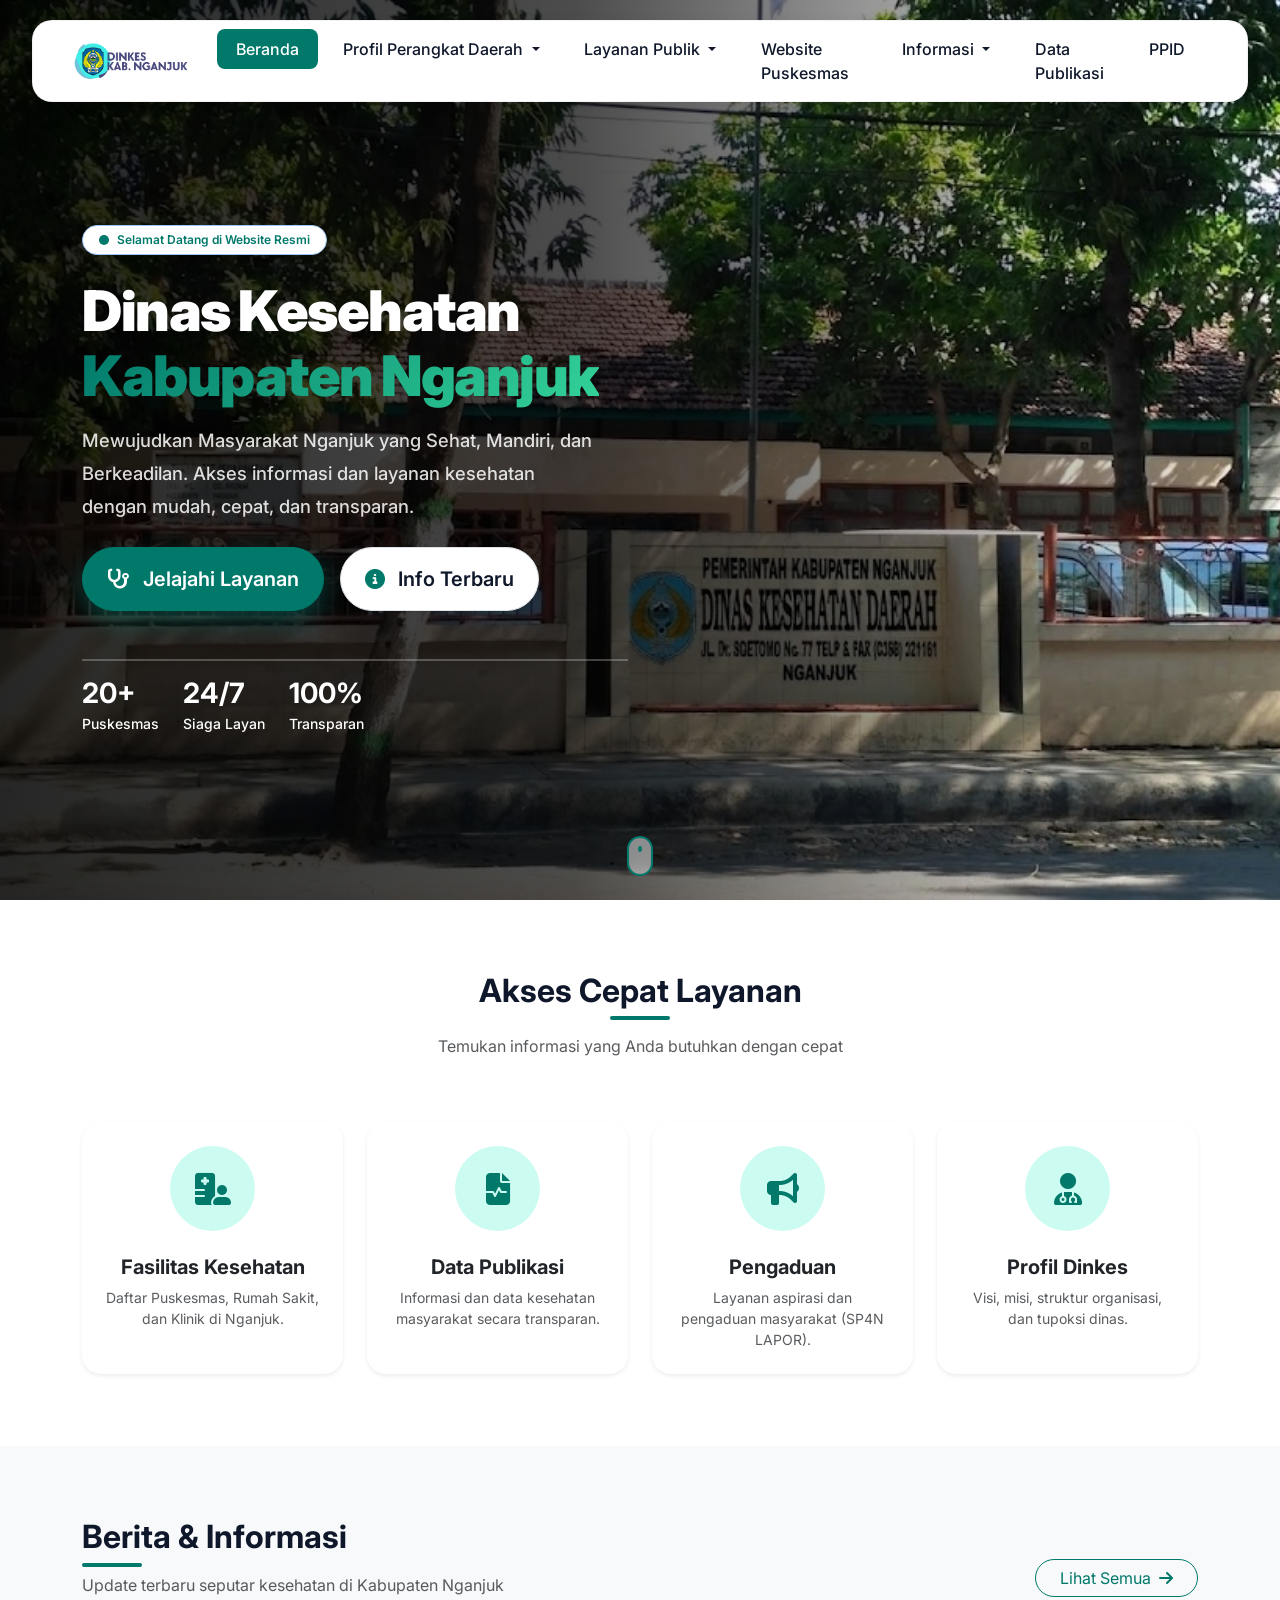
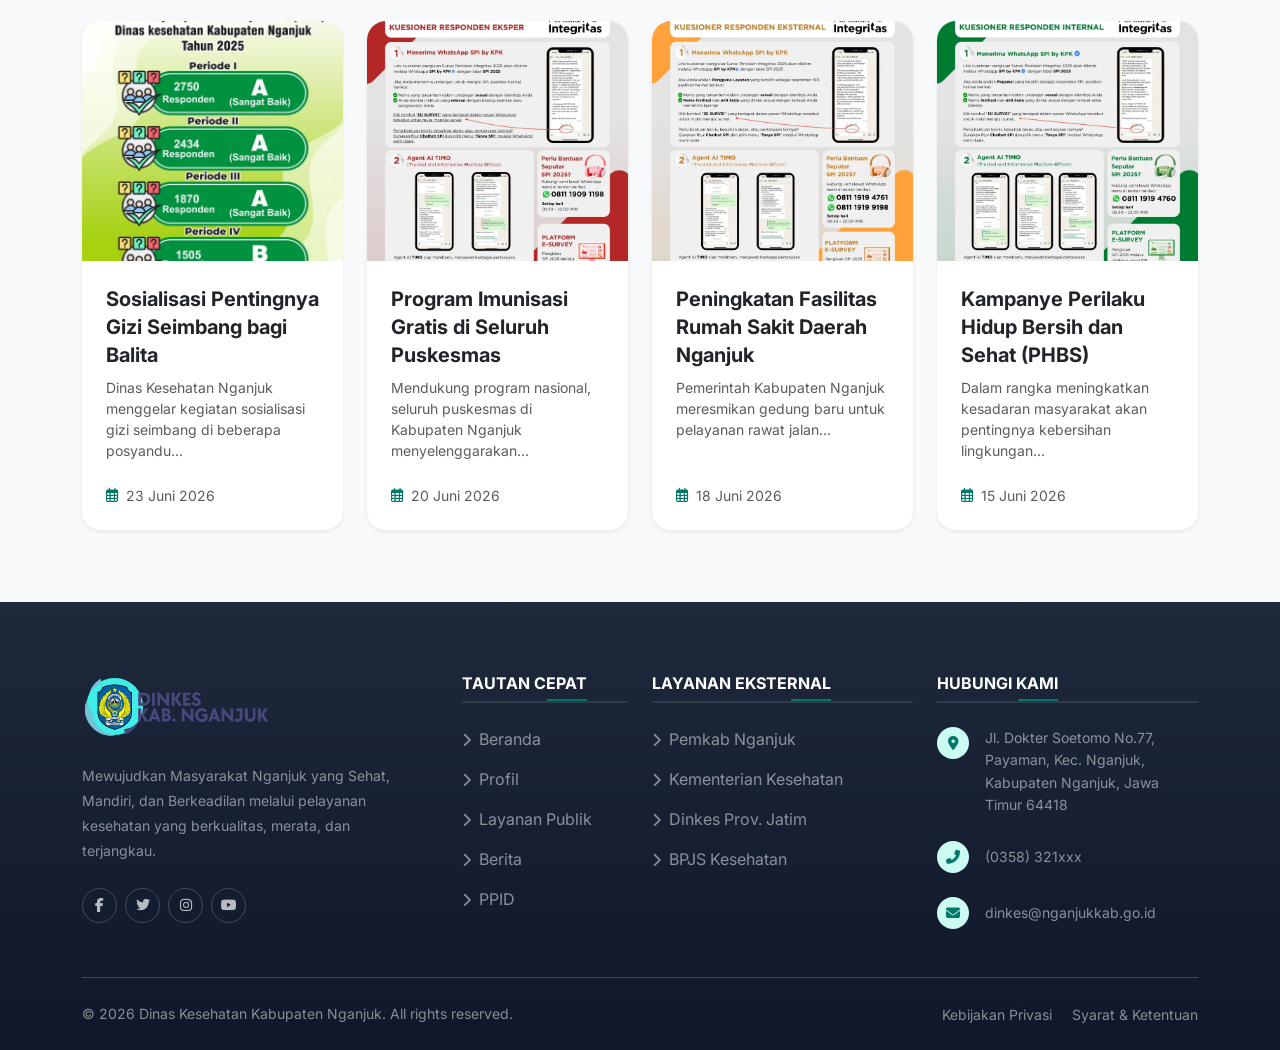
<file: index.html>
<!DOCTYPE html>
<html lang="id">
<head>
    <meta charset="UTF-8">
    <meta name="viewport" content="width=device-width, initial-scale=1.0">
    <title>Dinas Kesehatan Kabupaten Nganjuk</title>
    <!-- Google Fonts: Inter -->
    <link rel="preconnect" href="https://fonts.googleapis.com">
    <link rel="preconnect" href="https://fonts.gstatic.com" crossorigin>
    <link href="https://fonts.googleapis.com/css2?family=Inter:wght@300;400;500;600;700&display=swap" rel="stylesheet">
    
    <!-- Bootstrap CSS -->
    <link href="https://cdn.jsdelivr.net/npm/bootstrap@5.3.2/dist/css/bootstrap.min.css" rel="stylesheet">
    
    <!-- FontAwesome -->
    <link rel="stylesheet" href="https://cdnjs.cloudflare.com/ajax/libs/font-awesome/6.4.2/css/all.min.css">
    
    <!-- Custom CSS -->
    <link rel="stylesheet" href="css/beranda.css">
</head>
<body>

    <!-- Navbar -->
    <nav class="navbar navbar-expand-xl navbar-light custom-navbar">
        <div class="container-fluid px-3 px-xl-4">
            <a class="navbar-brand d-flex align-items-center" href="index.html">
                <img src="assets/logo-dinkes-web.webp" alt="Logo Dinkes Nganjuk" class="navbar-logo me-2">
            </a>
            <button class="navbar-toggler border-0 shadow-none bg-light" type="button" data-bs-toggle="collapse" data-bs-target="#mainNavbar" aria-controls="mainNavbar" aria-expanded="false" aria-label="Toggle navigation">
                <span class="navbar-toggler-icon"></span>
            </button>
            <div class="collapse navbar-collapse" id="mainNavbar">
                <ul class="navbar-nav ms-auto mb-2 mb-lg-0 fw-medium">
                    <li class="nav-item">
                        <a class="nav-link" aria-current="page" href="index.html">Beranda</a>
                    </li>
                    <li class="nav-item dropdown">
                        <a class="nav-link dropdown-toggle" href="#" role="button" data-bs-toggle="dropdown" aria-expanded="false">
                            Profil Perangkat Daerah
                        </a>
                        <ul class="dropdown-menu border-0 shadow-sm">
                            <li><a class="dropdown-item" href="profil.html">Profil Dinkes</a></li>
                            <li><a class="dropdown-item" href="tupoksi.html">Tupoksi Dinkes</a></li>
                            <li><a class="dropdown-item" href="visi-misi.html">Visi-Misi Kepala Daerah</a></li>
                            <li><a class="dropdown-item" href="maklumat.html">Maklumat Pelayanan</a></li>
                            <li><a class="dropdown-item" href="#">Mekanisme Pengaduan</a></li>
                            <li><a class="dropdown-item" href="motto.html">Motto Pelayanan</a></li>
                        </ul>
                    </li>
                    <li class="nav-item dropdown">
                        <a class="nav-link dropdown-toggle" href="#" role="button" data-bs-toggle="dropdown" aria-expanded="false">
                            Layanan Publik
                        </a>
                        <ul class="dropdown-menu border-0 shadow-sm">
                            <li><a class="dropdown-item" href="medis.html">Medis</a></li>
                            <li><a class="dropdown-item" href="faskes.html">Fasilitas Kesehatan</a></li>
                            <li><a class="dropdown-item" href="lainnya.html">Layanan Lainnya</a></li>
                        </ul>
                    </li>
                    <li class="nav-item">
                        <a class="nav-link" href="puskesmas.html">Website Puskesmas</a>
                    </li>
                    <li class="nav-item dropdown">
                        <a class="nav-link dropdown-toggle" href="#" role="button" data-bs-toggle="dropdown" aria-expanded="false">
                            Informasi
                        </a>
                        <ul class="dropdown-menu border-0 shadow-sm">
                            <li><a class="dropdown-item" href="#">RSD Nganjuk</a></li>
                            <li><a class="dropdown-item" href="#">RSD Kertosono</a></li>
                            <li><a class="dropdown-item" href="#">Lapor SP4N</a></li>
                            <li><a class="dropdown-item" href="#">SIPPN</a></li>
                        </ul>
                    </li>
                    <li class="nav-item">
                        <a class="nav-link" href="publikasi.html">Data Publikasi</a>
                    </li>
                    <li class="nav-item">
                        <a class="nav-link" href="ppid.html">PPID</a>
                    </li>
                </ul>
            </div>
        </div>
    </nav>

    <!-- Hero Section -->
    <!-- Hero Section -->
    <header class="hero-section d-flex align-items-center position-relative">
        <!-- Background Image with Overlay -->
        <div class="hero-bg-image position-absolute top-0 start-0 w-100 h-100" style="background-image: url('assets/image.webp'); background-size: cover; background-position: center;"></div>
        <div class="hero-bg-overlay position-absolute top-0 start-0 w-100 h-100"></div>

        <div class="container hero-content text-center text-md-start position-relative z-3">
            <div class="row align-items-center">
                <div class="col-lg-7 col-xl-6 mb-5 mb-lg-0 animate-fade-in-up">
                    <div class="d-inline-flex align-items-center badge bg-white shadow-sm text-primary mb-4 py-2 px-3 rounded-pill fw-semibold border border-primary-subtle">
                        <span class="pulse-dot me-2"></span> Selamat Datang di Website Resmi
                    </div>
                    <h1 class="display-4 fw-black text-white mb-3 hero-title">
                        Dinas Kesehatan <br> 
                        <span class="text-gradient">Kabupaten Nganjuk</span>
                    </h1>
                    <p class="lead text-white mb-4 hero-subtitle pe-lg-4 fw-medium" style="opacity: 0.85;">
                        Mewujudkan Masyarakat Nganjuk yang Sehat, Mandiri, dan Berkeadilan. Akses informasi dan layanan kesehatan dengan mudah, cepat, dan transparan.
                    </p>
                    <div class="d-flex flex-column flex-sm-row gap-3 justify-content-center justify-content-md-start mb-5">
                        <a href="#" class="btn btn-primary btn-lg rounded-pill px-4 py-3 shadow-primary fw-semibold"><i class="fas fa-stethoscope me-2"></i> Jelajahi Layanan</a>
                        <a href="#" class="btn btn-white btn-lg rounded-pill px-4 py-3 shadow-sm border fw-semibold"><i class="fas fa-info-circle me-2 text-primary"></i> Info Terbaru</a>
                    </div>
                    
                    <div class="hero-stats d-flex gap-4 justify-content-center justify-content-md-start pt-3 border-top border-2 border-white border-opacity-25">
                        <div class="stat-item">
                            <h3 class="fw-bold text-white mb-0">20+</h3>
                            <span class="text-white small fw-medium">Puskesmas</span>
                        </div>
                        <div class="stat-item">
                            <h3 class="fw-bold text-white mb-0">24/7</h3>
                            <span class="text-white small fw-medium">Siaga Layan</span>
                        </div>
                        <div class="stat-item">
                            <h3 class="fw-bold text-white mb-0">100%</h3>
                            <span class="text-white small fw-medium">Transparan</span>
                        </div>
                    </div>
                </div>
                <!-- Right side removed per user request -->
            </div>
        </div>
        
        <!-- Scroll Down indicator -->
        <div class="scroll-indicator position-absolute bottom-0 start-50 translate-middle-x mb-4 d-none d-md-block z-3">
            <div class="mouse-shape border border-2 border-primary rounded-pill d-flex justify-content-center pt-2" style="width: 26px; height: 40px; background: rgba(255,255,255,0.5); backdrop-filter: blur(4px);">
                <div class="mouse-wheel bg-primary rounded-circle" style="width: 4px; height: 6px; animation: scrollDown 2s infinite;"></div>
            </div>
        </div>
    </header>

    <!-- Quick Services -->
    <section class="py-5 bg-white">
        <div class="container py-4">
            <div class="row text-center mb-5">
                <div class="col-12">
                    <h2 class="fw-bold section-title">Akses Cepat Layanan</h2>
                    <p class="text-muted mt-3">Temukan informasi yang Anda butuhkan dengan cepat</p>
                </div>
            </div>
            <div class="row g-4 justify-content-center">
                <div class="col-md-6 col-lg-3">
                    <div class="card service-card border-0 shadow-sm h-100 text-center p-4">
                        <div class="icon-wrapper mb-4 mx-auto bg-primary-soft text-primary">
                            <i class="fas fa-hospital-user fa-2x"></i>
                        </div>
                        <h5 class="fw-bold"><a href="faskes.html" class="text-dark text-decoration-none stretched-link">Fasilitas Kesehatan</a></h5>
                        <p class="text-muted small mb-0">Daftar Puskesmas, Rumah Sakit, dan Klinik di Nganjuk.</p>
                    </div>
                </div>
                <div class="col-md-6 col-lg-3">
                    <div class="card service-card border-0 shadow-sm h-100 text-center p-4">
                        <div class="icon-wrapper mb-4 mx-auto bg-primary-soft text-primary">
                            <i class="fas fa-file-medical-alt fa-2x"></i>
                        </div>
                        <h5 class="fw-bold"><a href="publikasi.html" class="text-dark text-decoration-none stretched-link">Data Publikasi</a></h5>
                        <p class="text-muted small mb-0">Informasi dan data kesehatan masyarakat secara transparan.</p>
                    </div>
                </div>
                <div class="col-md-6 col-lg-3">
                    <div class="card service-card border-0 shadow-sm h-100 text-center p-4">
                        <div class="icon-wrapper mb-4 mx-auto bg-primary-soft text-primary">
                            <i class="fas fa-bullhorn fa-2x"></i>
                        </div>
                        <h5 class="fw-bold">Pengaduan</h5>
                        <p class="text-muted small mb-0">Layanan aspirasi dan pengaduan masyarakat (SP4N LAPOR).</p>
                    </div>
                </div>
                <div class="col-md-6 col-lg-3">
                    <div class="card service-card border-0 shadow-sm h-100 text-center p-4">
                        <div class="icon-wrapper mb-4 mx-auto bg-primary-soft text-primary">
                            <i class="fas fa-user-md fa-2x"></i>
                        </div>
                        <h5 class="fw-bold"><a href="profil.html" class="text-dark text-decoration-none stretched-link">Profil Dinkes</a></h5>
                        <p class="text-muted small mb-0">Visi, misi, struktur organisasi, dan tupoksi dinas.</p>
                    </div>
                </div>
            </div>
        </div>
    </section>

    <!-- News Section -->
    <section class="py-5 bg-light">
        <div class="container py-4">
            <div class="d-flex justify-content-between align-items-end mb-4">
                <div>
                    <h2 class="fw-bold section-title text-start mb-3">Berita & Informasi</h2>
                    <p class="text-muted mb-0">Update terbaru seputar kesehatan di Kabupaten Nganjuk</p>
                </div>
                <a href="berita.html" class="btn btn-outline-primary d-none d-md-inline-block rounded-pill px-4">Lihat Semua <i class="fas fa-arrow-right ms-1"></i></a>
            </div>
            <div class="row g-4">
                <!-- News Item 1 -->
                <div class="col-md-6 col-lg-3">
                    <div class="card news-card border-0 shadow-sm h-100">
                        <img src="assets/berita/11c2370439c2ba5b17f604da1eb921f0.webp" class="card-img-top" alt="Berita 1">
                        <div class="card-body p-4">
                            <h5 class="card-title fw-bold"><a href="detail-berita.html" class="text-dark text-decoration-none stretched-link">Sosialisasi Pentingnya Gizi Seimbang bagi Balita</a></h5>
                            <p class="card-text text-muted small mt-2">Dinas Kesehatan Nganjuk menggelar kegiatan sosialisasi gizi seimbang di beberapa posyandu...</p>
                        </div>
                        <div class="card-footer bg-white border-0 px-4 pb-4 pt-0 text-muted small d-flex align-items-center">
                            <i class="far fa-calendar-alt me-2 text-primary"></i> 23 Juni 2026
                        </div>
                    </div>
                </div>
                <!-- News Item 2 -->
                <div class="col-md-6 col-lg-3">
                    <div class="card news-card border-0 shadow-sm h-100">
                        <img src="assets/berita/05f297b0e1a46d213559367b33d6cbf9.webp" class="card-img-top" alt="Berita 2">
                        <div class="card-body p-4">
                            <h5 class="card-title fw-bold"><a href="detail-berita.html" class="text-dark text-decoration-none stretched-link">Program Imunisasi Gratis di Seluruh Puskesmas</a></h5>
                            <p class="card-text text-muted small mt-2">Mendukung program nasional, seluruh puskesmas di Kabupaten Nganjuk menyelenggarakan...</p>
                        </div>
                        <div class="card-footer bg-white border-0 px-4 pb-4 pt-0 text-muted small d-flex align-items-center">
                            <i class="far fa-calendar-alt me-2 text-primary"></i> 20 Juni 2026
                        </div>
                    </div>
                </div>
                <!-- News Item 3 -->
                <div class="col-md-6 col-lg-3">
                    <div class="card news-card border-0 shadow-sm h-100">
                        <img src="assets/berita/cbc425ae9fa74a5ae10818216ea19b8b.webp" class="card-img-top" alt="Berita 3">
                        <div class="card-body p-4">
                            <h5 class="card-title fw-bold"><a href="detail-berita.html" class="text-dark text-decoration-none stretched-link">Peningkatan Fasilitas Rumah Sakit Daerah Nganjuk</a></h5>
                            <p class="card-text text-muted small mt-2">Pemerintah Kabupaten Nganjuk meresmikan gedung baru untuk pelayanan rawat jalan...</p>
                        </div>
                        <div class="card-footer bg-white border-0 px-4 pb-4 pt-0 text-muted small d-flex align-items-center">
                            <i class="far fa-calendar-alt me-2 text-primary"></i> 18 Juni 2026
                        </div>
                    </div>
                </div>
                <!-- News Item 4 -->
                <div class="col-md-6 col-lg-3">
                    <div class="card news-card border-0 shadow-sm h-100">
                        <img src="assets/berita/da839e8c064e05d4fa974a282e35619e.webp" class="card-img-top" alt="Berita 4">
                        <div class="card-body p-4">
                            <h5 class="card-title fw-bold"><a href="detail-berita.html" class="text-dark text-decoration-none stretched-link">Kampanye Perilaku Hidup Bersih dan Sehat (PHBS)</a></h5>
                            <p class="card-text text-muted small mt-2">Dalam rangka meningkatkan kesadaran masyarakat akan pentingnya kebersihan lingkungan...</p>
                        </div>
                        <div class="card-footer bg-white border-0 px-4 pb-4 pt-0 text-muted small d-flex align-items-center">
                            <i class="far fa-calendar-alt me-2 text-primary"></i> 15 Juni 2026
                        </div>
                    </div>
                </div>
            </div>
            <div class="text-center mt-5 d-md-none">
                <a href="berita.html" class="btn btn-outline-primary rounded-pill px-4">Lihat Semua Berita <i class="fas fa-arrow-right ms-1"></i></a>
            </div>
        </div>
    </section>

    <!-- Footer -->
    <footer class="bg-dark text-white pt-5 pb-4">
        <div class="container pt-4">
            <div class="row mb-4">
                <div class="col-lg-4 col-md-6 mb-5 mb-lg-0">
                    <div class="mb-4">
                        <img src="assets/logo-dinkes-web.webp" alt="Logo Dinkes Nganjuk" class="img-fluid" style="max-height: 65px;">
                    </div>
                    <p class="text-white-50 small pe-lg-4 mb-4" style="line-height: 1.8;">Mewujudkan Masyarakat Nganjuk yang Sehat, Mandiri, dan Berkeadilan melalui pelayanan kesehatan yang berkualitas, merata, dan terjangkau.</p>
                    <div class="social-icons d-flex gap-2">
                        <a href="#" class="btn btn-outline-light btn-sm rounded-circle d-flex align-items-center justify-content-center" style="width: 35px; height: 35px;"><i class="fab fa-facebook-f"></i></a>
                        <a href="#" class="btn btn-outline-light btn-sm rounded-circle d-flex align-items-center justify-content-center" style="width: 35px; height: 35px;"><i class="fab fa-twitter"></i></a>
                        <a href="#" class="btn btn-outline-light btn-sm rounded-circle d-flex align-items-center justify-content-center" style="width: 35px; height: 35px;"><i class="fab fa-instagram"></i></a>
                        <a href="#" class="btn btn-outline-light btn-sm rounded-circle d-flex align-items-center justify-content-center" style="width: 35px; height: 35px;"><i class="fab fa-youtube"></i></a>
                    </div>
                </div>
                <div class="col-lg-2 col-md-6 mb-5 mb-lg-0">
                    <h6 class="text-uppercase fw-bold mb-4 position-relative pb-2" style="border-bottom: 2px solid rgba(255,255,255,0.1);">
                        Tautan Cepat
                        <span class="position-absolute bottom-0 left-0 bg-primary" style="height: 2px; width: 40px; margin-left: -40px;"></span>
                    </h6>
                    <ul class="list-unstyled footer-links">
                        <li class="mb-3"><a href="index.html" class="text-white-50 text-decoration-none"><i class="fas fa-chevron-right me-2 small"></i>Beranda</a></li>
                        <li class="mb-3"><a href="profil.html" class="text-white-50 text-decoration-none"><i class="fas fa-chevron-right me-2 small"></i>Profil</a></li>
                        <li class="mb-3"><a href="#" class="text-white-50 text-decoration-none"><i class="fas fa-chevron-right me-2 small"></i>Layanan Publik</a></li>
                        <li class="mb-3"><a href="#" class="text-white-50 text-decoration-none"><i class="fas fa-chevron-right me-2 small"></i>Berita</a></li>
                        <li class="mb-3"><a href="ppid.html" class="text-white-50 text-decoration-none"><i class="fas fa-chevron-right me-2 small"></i>PPID</a></li>
                    </ul>
                </div>
                <div class="col-lg-3 col-md-6 mb-5 mb-lg-0">
                    <h6 class="text-uppercase fw-bold mb-4 position-relative pb-2" style="border-bottom: 2px solid rgba(255,255,255,0.1);">
                        Layanan Eksternal
                        <span class="position-absolute bottom-0 left-0 bg-primary" style="height: 2px; width: 40px; margin-left: -40px;"></span>
                    </h6>
                    <ul class="list-unstyled footer-links">
                        <li class="mb-3"><a href="#" class="text-white-50 text-decoration-none"><i class="fas fa-chevron-right me-2 small"></i>Pemkab Nganjuk</a></li>
                        <li class="mb-3"><a href="#" class="text-white-50 text-decoration-none"><i class="fas fa-chevron-right me-2 small"></i>Kementerian Kesehatan</a></li>
                        <li class="mb-3"><a href="#" class="text-white-50 text-decoration-none"><i class="fas fa-chevron-right me-2 small"></i>Dinkes Prov. Jatim</a></li>
                        <li class="mb-3"><a href="#" class="text-white-50 text-decoration-none"><i class="fas fa-chevron-right me-2 small"></i>BPJS Kesehatan</a></li>
                    </ul>
                </div>
                <div class="col-lg-3 col-md-6 mb-5 mb-lg-0">
                    <h6 class="text-uppercase fw-bold mb-4 position-relative pb-2" style="border-bottom: 2px solid rgba(255,255,255,0.1);">
                        Hubungi Kami
                        <span class="position-absolute bottom-0 left-0 bg-primary" style="height: 2px; width: 40px; margin-left: -40px;"></span>
                    </h6>
                    <ul class="list-unstyled text-white-50 small">
                        <li class="mb-4 d-flex">
                            <div class="bg-primary-soft rounded-circle d-flex align-items-center justify-content-center me-3 flex-shrink-0" style="width: 32px; height: 32px;">
                                <i class="fas fa-map-marker-alt text-primary"></i>
                            </div>
                            <span style="line-height: 1.6;">Jl. Dokter Soetomo No.77, Payaman, Kec. Nganjuk, Kabupaten Nganjuk, Jawa Timur 64418</span>
                        </li>
                        <li class="mb-4 d-flex align-items-center">
                            <div class="bg-primary-soft rounded-circle d-flex align-items-center justify-content-center me-3 flex-shrink-0" style="width: 32px; height: 32px;">
                                <i class="fas fa-phone-alt text-primary"></i>
                            </div>
                            <span>(0358) 321xxx</span>
                        </li>
                        <li class="mb-4 d-flex align-items-center">
                            <div class="bg-primary-soft rounded-circle d-flex align-items-center justify-content-center me-3 flex-shrink-0" style="width: 32px; height: 32px;">
                                <i class="fas fa-envelope text-primary"></i>
                            </div>
                            <span>dinkes@nganjukkab.go.id</span>
                        </li>
                    </ul>
                </div>
            </div>
            <hr class="border-secondary mt-2 mb-4 opacity-50">
            <div class="row align-items-center">
                <div class="col-md-6 text-center text-md-start">
                    <p class="text-white-50 small mb-0">&copy; 2026 Dinas Kesehatan Kabupaten Nganjuk. All rights reserved.</p>
                </div>
                <div class="col-md-6 text-center text-md-end mt-3 mt-md-0">
                    <a href="#" class="text-white-50 small text-decoration-none me-3 hover-white">Kebijakan Privasi</a>
                    <a href="#" class="text-white-50 small text-decoration-none hover-white">Syarat & Ketentuan</a>
                </div>
            </div>
        </div>
    </footer>

    <!-- Bootstrap Bundle with Popper -->
    <script src="https://cdn.jsdelivr.net/npm/bootstrap@5.3.2/dist/js/bootstrap.bundle.min.js"></script>
    
    <!-- Custom Script for Navbar Scroll -->
    <script>
        document.addEventListener("DOMContentLoaded", function(){
            // Set active nav link
            let currentPath = window.location.pathname.split('/').pop();
            if (currentPath === '') currentPath = 'index.html';
            
            document.querySelectorAll('.navbar-nav .nav-link, .navbar-nav .dropdown-item').forEach(link => {
                link.classList.remove('active');
                if (link.getAttribute('href') === currentPath) {
                    link.classList.add('active');
                    let dropdown = link.closest('.dropdown');
                    if (dropdown) {
                        let toggle = dropdown.querySelector('.nav-link.dropdown-toggle');
                        if (toggle) toggle.classList.add('active');
                    }
                }
            });

            window.addEventListener('scroll', function() {
                if (window.scrollY > 50) {
                    document.querySelector('.custom-navbar').classList.add('scrolled');
                } else {
                    document.querySelector('.custom-navbar').classList.remove('scrolled');
                }
            });
        });
    </script>
</body>
</html>
</file>
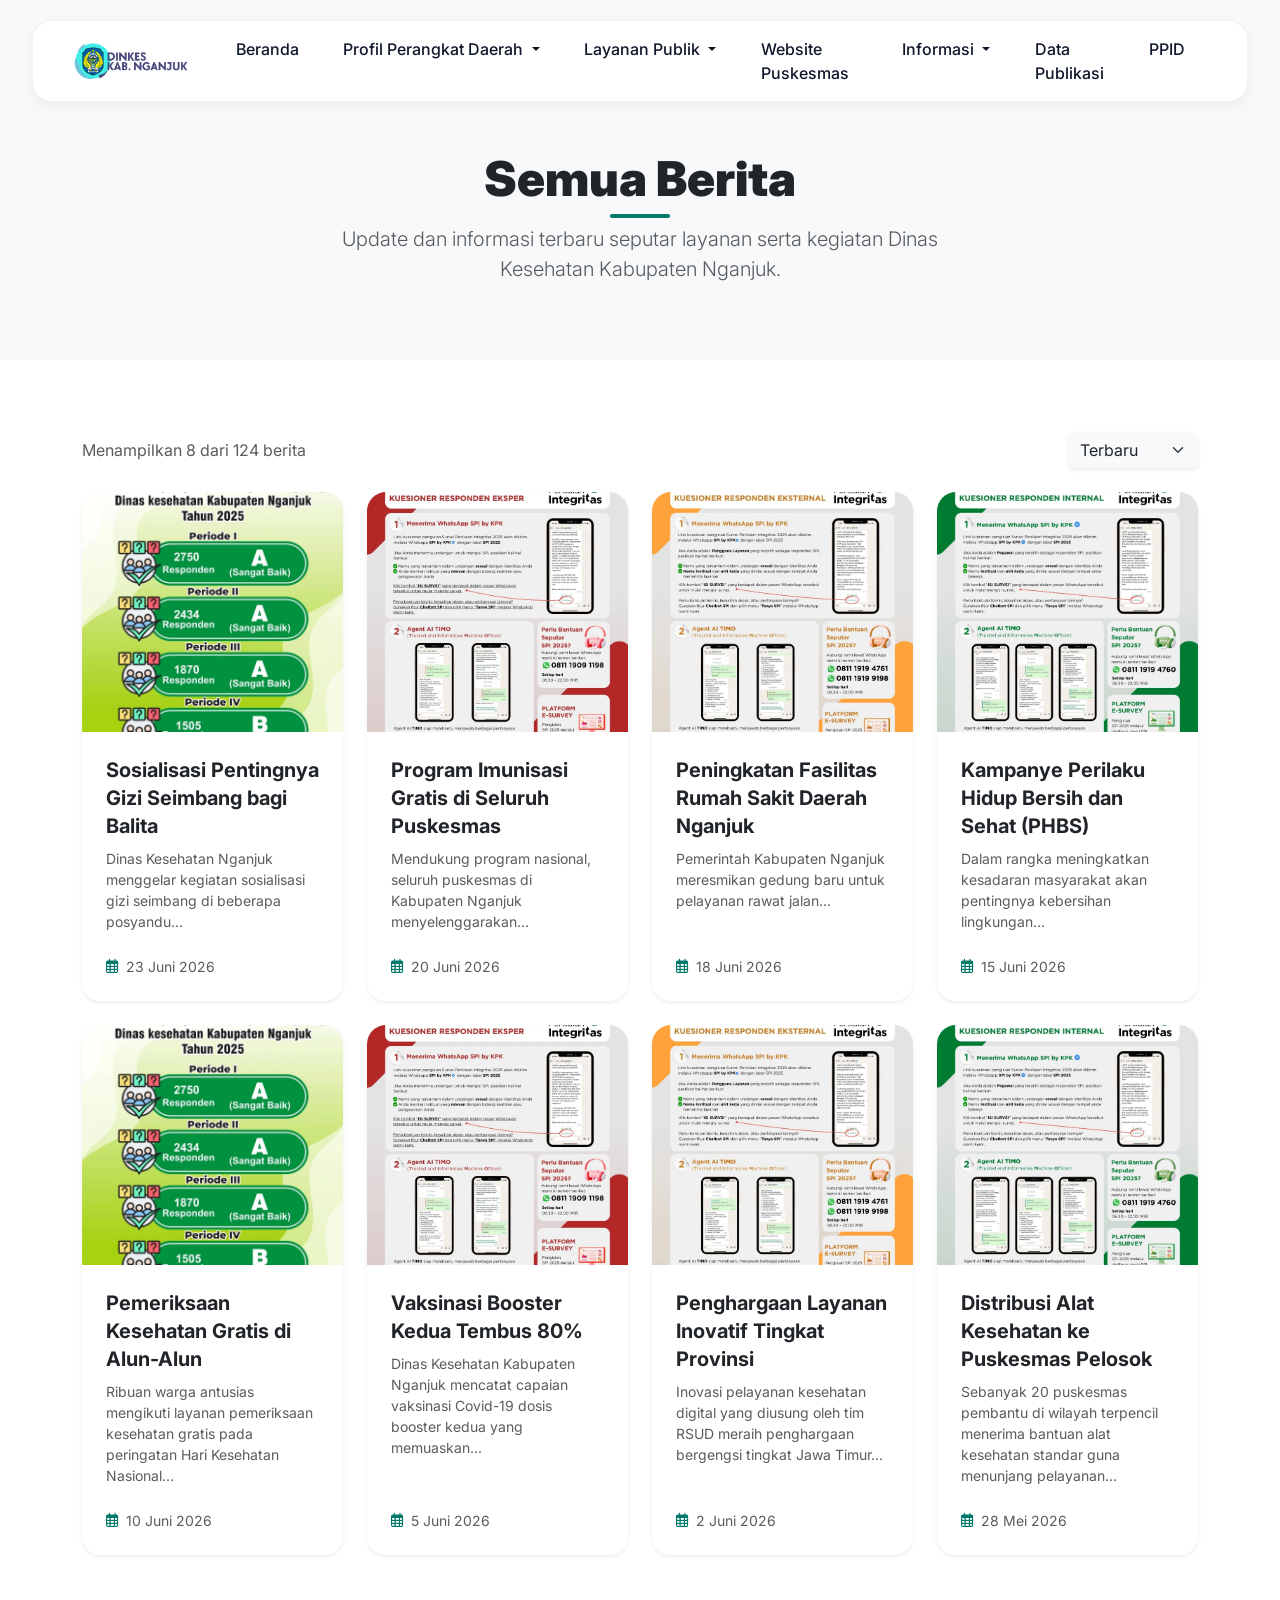
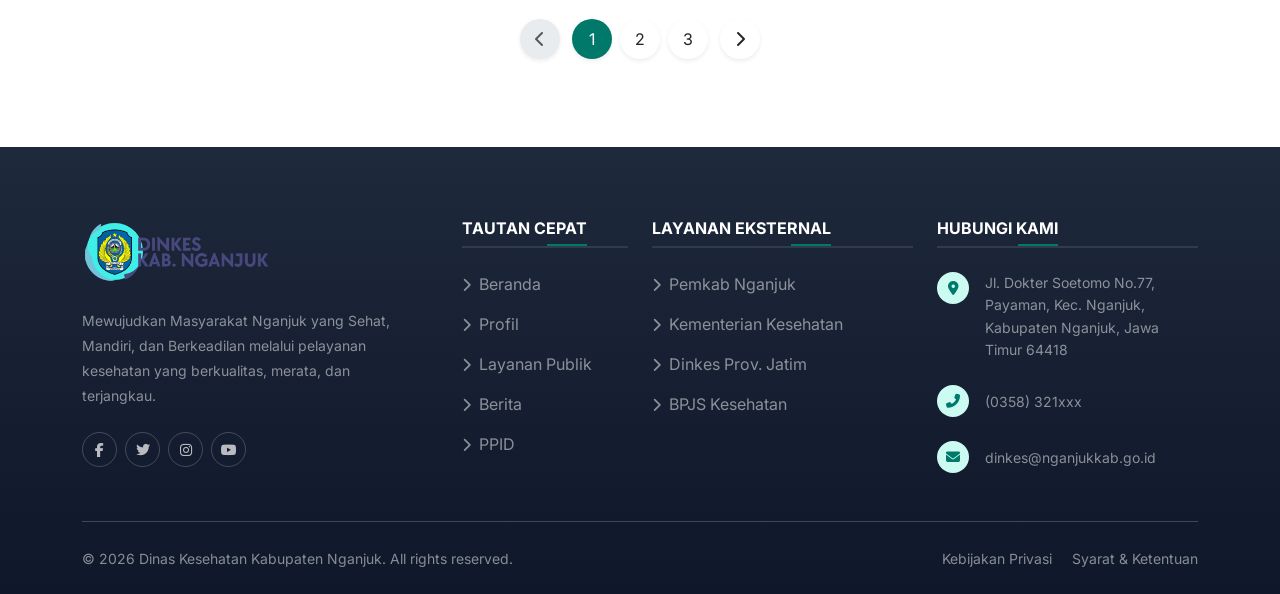
<file: berita.html>
<!DOCTYPE html>
<html lang="id">
<head>
    <meta charset="UTF-8">
    <meta name="viewport" content="width=device-width, initial-scale=1.0">
    <title>Berita - Dinas Kesehatan Kabupaten Nganjuk</title>
    <!-- Google Fonts: Inter -->
    <link rel="preconnect" href="https://fonts.googleapis.com">
    <link rel="preconnect" href="https://fonts.gstatic.com" crossorigin>
    <link href="https://fonts.googleapis.com/css2?family=Inter:wght@300;400;500;600;700&display=swap" rel="stylesheet">
    
    <!-- Bootstrap CSS -->
    <link href="https://cdn.jsdelivr.net/npm/bootstrap@5.3.2/dist/css/bootstrap.min.css" rel="stylesheet">
    
    <!-- FontAwesome -->
    <link rel="stylesheet" href="https://cdnjs.cloudflare.com/ajax/libs/font-awesome/6.4.2/css/all.min.css">
    
    <!-- Custom CSS -->
    <link rel="stylesheet" href="css/berita.css">
</head>
<body>

    <!-- Navbar -->
    <nav class="navbar navbar-expand-xl navbar-light custom-navbar">
        <div class="container-fluid px-3 px-xl-4">
            <a class="navbar-brand d-flex align-items-center" href="index.html">
                <img src="assets/logo-dinkes-web.webp" alt="Logo Dinkes Nganjuk" class="navbar-logo me-2">
            </a>
            <button class="navbar-toggler border-0 shadow-none bg-light" type="button" data-bs-toggle="collapse" data-bs-target="#mainNavbar" aria-controls="mainNavbar" aria-expanded="false" aria-label="Toggle navigation">
                <span class="navbar-toggler-icon"></span>
            </button>
            <div class="collapse navbar-collapse" id="mainNavbar">
                <ul class="navbar-nav ms-auto mb-2 mb-lg-0 fw-medium">
                    <li class="nav-item">
                        <a class="nav-link" aria-current="page" href="index.html">Beranda</a>
                    </li>
                    <li class="nav-item dropdown">
                        <a class="nav-link dropdown-toggle" href="#" role="button" data-bs-toggle="dropdown" aria-expanded="false">
                            Profil Perangkat Daerah
                        </a>
                        <ul class="dropdown-menu border-0 shadow-sm">
                            <li><a class="dropdown-item" href="profil.html">Profil Dinkes</a></li>
                            <li><a class="dropdown-item" href="tupoksi.html">Tupoksi Dinkes</a></li>
                            <li><a class="dropdown-item" href="visi-misi.html">Visi-Misi Kepala Daerah</a></li>
                            <li><a class="dropdown-item" href="maklumat.html">Maklumat Pelayanan</a></li>
                            <li><a class="dropdown-item" href="#">Mekanisme Pengaduan</a></li>
                            <li><a class="dropdown-item" href="motto.html">Motto Pelayanan</a></li>
                        </ul>
                    </li>
                    <li class="nav-item dropdown">
                        <a class="nav-link dropdown-toggle" href="#" role="button" data-bs-toggle="dropdown" aria-expanded="false">
                            Layanan Publik
                        </a>
                        <ul class="dropdown-menu border-0 shadow-sm">
                            <li><a class="dropdown-item" href="medis.html">Medis</a></li>
                            <li><a class="dropdown-item" href="faskes.html">Fasilitas Kesehatan</a></li>
                            <li><a class="dropdown-item" href="lainnya.html">Layanan Lainnya</a></li>
                        </ul>
                    </li>
                    <li class="nav-item">
                        <a class="nav-link" href="puskesmas.html">Website Puskesmas</a>
                    </li>
                    <li class="nav-item dropdown">
                        <a class="nav-link dropdown-toggle" href="#" role="button" data-bs-toggle="dropdown" aria-expanded="false">
                            Informasi
                        </a>
                        <ul class="dropdown-menu border-0 shadow-sm">
                            <li><a class="dropdown-item" href="#">RSD Nganjuk</a></li>
                            <li><a class="dropdown-item" href="#">RSD Kertosono</a></li>
                            <li><a class="dropdown-item" href="#">Lapor SP4N</a></li>
                            <li><a class="dropdown-item" href="#">SIPPN</a></li>
                        </ul>
                    </li>
                    <li class="nav-item">
                        <a class="nav-link" href="publikasi.html">Data Publikasi</a>
                    </li>
                    <li class="nav-item">
                        <a class="nav-link" href="ppid.html">PPID</a>
                    </li>
                </ul>
            </div>
        </div>
    </nav>

    <!-- Page Header -->
    <header class="bg-light" style="padding-top: 150px; padding-bottom: 60px;">
        <div class="container text-center">
            <h1 class="display-5 fw-black text-dark mb-3 section-title">Semua Berita</h1>
            <p class="lead text-muted mx-auto" style="max-width: 600px;">Update dan informasi terbaru seputar layanan serta kegiatan Dinas Kesehatan Kabupaten Nganjuk.</p>
        </div>
    </header>

    <!-- News Section -->
    <section class="py-5 bg-white">
        <div class="container py-4">
            <div class="row mb-4 align-items-center">
                <div class="col-md-6">
                    <p class="text-muted mb-0">Menampilkan 8 dari 124 berita</p>
                </div>
                <div class="col-md-6 text-md-end mt-3 mt-md-0">
                    <div class="d-inline-flex gap-2">
                        <select class="form-select bg-light border-0 shadow-sm" style="width: auto;">
                            <option value="terbaru">Terbaru</option>
                            <option value="terpopuler">Terpopuler</option>
                        </select>
                    </div>
                </div>
            </div>
            <div class="row g-4">
                <!-- News Item 1 -->
                <div class="col-md-6 col-lg-3">
                    <div class="card news-card border-0 shadow-sm h-100">
                        <img src="assets/berita/11c2370439c2ba5b17f604da1eb921f0.webp" class="card-img-top" alt="Berita 1">
                        <div class="card-body p-4">
                            <h5 class="card-title fw-bold"><a href="detail-berita.html" class="text-dark text-decoration-none stretched-link">Sosialisasi Pentingnya Gizi Seimbang bagi Balita</a></h5>
                            <p class="card-text text-muted small mt-2">Dinas Kesehatan Nganjuk menggelar kegiatan sosialisasi gizi seimbang di beberapa posyandu...</p>
                        </div>
                        <div class="card-footer bg-white border-0 px-4 pb-4 pt-0 text-muted small d-flex align-items-center">
                            <i class="far fa-calendar-alt me-2 text-primary"></i> 23 Juni 2026
                        </div>
                    </div>
                </div>
                <!-- News Item 2 -->
                <div class="col-md-6 col-lg-3">
                    <div class="card news-card border-0 shadow-sm h-100">
                        <img src="assets/berita/05f297b0e1a46d213559367b33d6cbf9.webp" class="card-img-top" alt="Berita 2">
                        <div class="card-body p-4">
                            <h5 class="card-title fw-bold"><a href="detail-berita.html" class="text-dark text-decoration-none stretched-link">Program Imunisasi Gratis di Seluruh Puskesmas</a></h5>
                            <p class="card-text text-muted small mt-2">Mendukung program nasional, seluruh puskesmas di Kabupaten Nganjuk menyelenggarakan...</p>
                        </div>
                        <div class="card-footer bg-white border-0 px-4 pb-4 pt-0 text-muted small d-flex align-items-center">
                            <i class="far fa-calendar-alt me-2 text-primary"></i> 20 Juni 2026
                        </div>
                    </div>
                </div>
                <!-- News Item 3 -->
                <div class="col-md-6 col-lg-3">
                    <div class="card news-card border-0 shadow-sm h-100">
                        <img src="assets/berita/cbc425ae9fa74a5ae10818216ea19b8b.webp" class="card-img-top" alt="Berita 3">
                        <div class="card-body p-4">
                            <h5 class="card-title fw-bold"><a href="detail-berita.html" class="text-dark text-decoration-none stretched-link">Peningkatan Fasilitas Rumah Sakit Daerah Nganjuk</a></h5>
                            <p class="card-text text-muted small mt-2">Pemerintah Kabupaten Nganjuk meresmikan gedung baru untuk pelayanan rawat jalan...</p>
                        </div>
                        <div class="card-footer bg-white border-0 px-4 pb-4 pt-0 text-muted small d-flex align-items-center">
                            <i class="far fa-calendar-alt me-2 text-primary"></i> 18 Juni 2026
                        </div>
                    </div>
                </div>
                <!-- News Item 4 -->
                <div class="col-md-6 col-lg-3">
                    <div class="card news-card border-0 shadow-sm h-100">
                        <img src="assets/berita/da839e8c064e05d4fa974a282e35619e.webp" class="card-img-top" alt="Berita 4">
                        <div class="card-body p-4">
                            <h5 class="card-title fw-bold"><a href="detail-berita.html" class="text-dark text-decoration-none stretched-link">Kampanye Perilaku Hidup Bersih dan Sehat (PHBS)</a></h5>
                            <p class="card-text text-muted small mt-2">Dalam rangka meningkatkan kesadaran masyarakat akan pentingnya kebersihan lingkungan...</p>
                        </div>
                        <div class="card-footer bg-white border-0 px-4 pb-4 pt-0 text-muted small d-flex align-items-center">
                            <i class="far fa-calendar-alt me-2 text-primary"></i> 15 Juni 2026
                        </div>
                    </div>
                </div>
                <!-- News Item 5 -->
                <div class="col-md-6 col-lg-3">
                    <div class="card news-card border-0 shadow-sm h-100">
                        <img src="assets/berita/11c2370439c2ba5b17f604da1eb921f0.webp" class="card-img-top" alt="Berita 5">
                        <div class="card-body p-4">
                            <h5 class="card-title fw-bold"><a href="detail-berita.html" class="text-dark text-decoration-none stretched-link">Pemeriksaan Kesehatan Gratis di Alun-Alun</a></h5>
                            <p class="card-text text-muted small mt-2">Ribuan warga antusias mengikuti layanan pemeriksaan kesehatan gratis pada peringatan Hari Kesehatan Nasional...</p>
                        </div>
                        <div class="card-footer bg-white border-0 px-4 pb-4 pt-0 text-muted small d-flex align-items-center">
                            <i class="far fa-calendar-alt me-2 text-primary"></i> 10 Juni 2026
                        </div>
                    </div>
                </div>
                <!-- News Item 6 -->
                <div class="col-md-6 col-lg-3">
                    <div class="card news-card border-0 shadow-sm h-100">
                        <img src="assets/berita/05f297b0e1a46d213559367b33d6cbf9.webp" class="card-img-top" alt="Berita 6">
                        <div class="card-body p-4">
                            <h5 class="card-title fw-bold"><a href="detail-berita.html" class="text-dark text-decoration-none stretched-link">Vaksinasi Booster Kedua Tembus 80%</a></h5>
                            <p class="card-text text-muted small mt-2">Dinas Kesehatan Kabupaten Nganjuk mencatat capaian vaksinasi Covid-19 dosis booster kedua yang memuaskan...</p>
                        </div>
                        <div class="card-footer bg-white border-0 px-4 pb-4 pt-0 text-muted small d-flex align-items-center">
                            <i class="far fa-calendar-alt me-2 text-primary"></i> 5 Juni 2026
                        </div>
                    </div>
                </div>
                <!-- News Item 7 -->
                <div class="col-md-6 col-lg-3">
                    <div class="card news-card border-0 shadow-sm h-100">
                        <img src="assets/berita/cbc425ae9fa74a5ae10818216ea19b8b.webp" class="card-img-top" alt="Berita 7">
                        <div class="card-body p-4">
                            <h5 class="card-title fw-bold"><a href="detail-berita.html" class="text-dark text-decoration-none stretched-link">Penghargaan Layanan Inovatif Tingkat Provinsi</a></h5>
                            <p class="card-text text-muted small mt-2">Inovasi pelayanan kesehatan digital yang diusung oleh tim RSUD meraih penghargaan bergengsi tingkat Jawa Timur...</p>
                        </div>
                        <div class="card-footer bg-white border-0 px-4 pb-4 pt-0 text-muted small d-flex align-items-center">
                            <i class="far fa-calendar-alt me-2 text-primary"></i> 2 Juni 2026
                        </div>
                    </div>
                </div>
                <!-- News Item 8 -->
                <div class="col-md-6 col-lg-3">
                    <div class="card news-card border-0 shadow-sm h-100">
                        <img src="assets/berita/da839e8c064e05d4fa974a282e35619e.webp" class="card-img-top" alt="Berita 8">
                        <div class="card-body p-4">
                            <h5 class="card-title fw-bold"><a href="detail-berita.html" class="text-dark text-decoration-none stretched-link">Distribusi Alat Kesehatan ke Puskesmas Pelosok</a></h5>
                            <p class="card-text text-muted small mt-2">Sebanyak 20 puskesmas pembantu di wilayah terpencil menerima bantuan alat kesehatan standar guna menunjang pelayanan...</p>
                        </div>
                        <div class="card-footer bg-white border-0 px-4 pb-4 pt-0 text-muted small d-flex align-items-center">
                            <i class="far fa-calendar-alt me-2 text-primary"></i> 28 Mei 2026
                        </div>
                    </div>
                </div>
            </div>

            <!-- Pagination -->
            <nav aria-label="Page navigation" class="mt-5 pt-3">
                <ul class="pagination justify-content-center">
                    <li class="page-item disabled">
                        <a class="page-link border-0 shadow-sm rounded-circle me-2 d-flex align-items-center justify-content-center text-muted" href="#" style="width: 40px; height: 40px;" tabindex="-1" aria-disabled="true"><i class="fas fa-chevron-left"></i></a>
                    </li>
                    <li class="page-item active"><a class="page-link border-0 shadow-sm rounded-circle mx-1 d-flex align-items-center justify-content-center" href="#" style="width: 40px; height: 40px; background-color: var(--primary-color); border-color: var(--primary-color); color: white;">1</a></li>
                    <li class="page-item"><a class="page-link border-0 shadow-sm rounded-circle mx-1 d-flex align-items-center justify-content-center text-dark" href="#" style="width: 40px; height: 40px;">2</a></li>
                    <li class="page-item"><a class="page-link border-0 shadow-sm rounded-circle mx-1 d-flex align-items-center justify-content-center text-dark" href="#" style="width: 40px; height: 40px;">3</a></li>
                    <li class="page-item">
                        <a class="page-link border-0 shadow-sm rounded-circle ms-2 d-flex align-items-center justify-content-center text-dark" href="#" style="width: 40px; height: 40px;"><i class="fas fa-chevron-right"></i></a>
                    </li>
                </ul>
            </nav>
        </div>
    </section>

    <!-- Footer -->
    <footer class="bg-dark text-white pt-5 pb-4">
        <div class="container pt-4">
            <div class="row mb-4">
                <div class="col-lg-4 col-md-6 mb-5 mb-lg-0">
                    <div class="mb-4">
                        <img src="assets/logo-dinkes-web.webp" alt="Logo Dinkes Nganjuk" class="img-fluid" style="max-height: 65px;">
                    </div>
                    <p class="text-white-50 small pe-lg-4 mb-4" style="line-height: 1.8;">Mewujudkan Masyarakat Nganjuk yang Sehat, Mandiri, dan Berkeadilan melalui pelayanan kesehatan yang berkualitas, merata, dan terjangkau.</p>
                    <div class="social-icons d-flex gap-2">
                        <a href="#" class="btn btn-outline-light btn-sm rounded-circle d-flex align-items-center justify-content-center" style="width: 35px; height: 35px;"><i class="fab fa-facebook-f"></i></a>
                        <a href="#" class="btn btn-outline-light btn-sm rounded-circle d-flex align-items-center justify-content-center" style="width: 35px; height: 35px;"><i class="fab fa-twitter"></i></a>
                        <a href="#" class="btn btn-outline-light btn-sm rounded-circle d-flex align-items-center justify-content-center" style="width: 35px; height: 35px;"><i class="fab fa-instagram"></i></a>
                        <a href="#" class="btn btn-outline-light btn-sm rounded-circle d-flex align-items-center justify-content-center" style="width: 35px; height: 35px;"><i class="fab fa-youtube"></i></a>
                    </div>
                </div>
                <div class="col-lg-2 col-md-6 mb-5 mb-lg-0">
                    <h6 class="text-uppercase fw-bold mb-4 position-relative pb-2" style="border-bottom: 2px solid rgba(255,255,255,0.1);">
                        Tautan Cepat
                        <span class="position-absolute bottom-0 left-0 bg-primary" style="height: 2px; width: 40px; margin-left: -40px;"></span>
                    </h6>
                    <ul class="list-unstyled footer-links">
                        <li class="mb-3"><a href="index.html" class="text-white-50 text-decoration-none"><i class="fas fa-chevron-right me-2 small"></i>Beranda</a></li>
                        <li class="mb-3"><a href="profil.html" class="text-white-50 text-decoration-none"><i class="fas fa-chevron-right me-2 small"></i>Profil</a></li>
                        <li class="mb-3"><a href="#" class="text-white-50 text-decoration-none"><i class="fas fa-chevron-right me-2 small"></i>Layanan Publik</a></li>
                        <li class="mb-3"><a href="#" class="text-white-50 text-decoration-none"><i class="fas fa-chevron-right me-2 small"></i>Berita</a></li>
                        <li class="mb-3"><a href="ppid.html" class="text-white-50 text-decoration-none"><i class="fas fa-chevron-right me-2 small"></i>PPID</a></li>
                    </ul>
                </div>
                <div class="col-lg-3 col-md-6 mb-5 mb-lg-0">
                    <h6 class="text-uppercase fw-bold mb-4 position-relative pb-2" style="border-bottom: 2px solid rgba(255,255,255,0.1);">
                        Layanan Eksternal
                        <span class="position-absolute bottom-0 left-0 bg-primary" style="height: 2px; width: 40px; margin-left: -40px;"></span>
                    </h6>
                    <ul class="list-unstyled footer-links">
                        <li class="mb-3"><a href="#" class="text-white-50 text-decoration-none"><i class="fas fa-chevron-right me-2 small"></i>Pemkab Nganjuk</a></li>
                        <li class="mb-3"><a href="#" class="text-white-50 text-decoration-none"><i class="fas fa-chevron-right me-2 small"></i>Kementerian Kesehatan</a></li>
                        <li class="mb-3"><a href="#" class="text-white-50 text-decoration-none"><i class="fas fa-chevron-right me-2 small"></i>Dinkes Prov. Jatim</a></li>
                        <li class="mb-3"><a href="#" class="text-white-50 text-decoration-none"><i class="fas fa-chevron-right me-2 small"></i>BPJS Kesehatan</a></li>
                    </ul>
                </div>
                <div class="col-lg-3 col-md-6 mb-5 mb-lg-0">
                    <h6 class="text-uppercase fw-bold mb-4 position-relative pb-2" style="border-bottom: 2px solid rgba(255,255,255,0.1);">
                        Hubungi Kami
                        <span class="position-absolute bottom-0 left-0 bg-primary" style="height: 2px; width: 40px; margin-left: -40px;"></span>
                    </h6>
                    <ul class="list-unstyled text-white-50 small">
                        <li class="mb-4 d-flex">
                            <div class="bg-primary-soft rounded-circle d-flex align-items-center justify-content-center me-3 flex-shrink-0" style="width: 32px; height: 32px;">
                                <i class="fas fa-map-marker-alt text-primary"></i>
                            </div>
                            <span style="line-height: 1.6;">Jl. Dokter Soetomo No.77, Payaman, Kec. Nganjuk, Kabupaten Nganjuk, Jawa Timur 64418</span>
                        </li>
                        <li class="mb-4 d-flex align-items-center">
                            <div class="bg-primary-soft rounded-circle d-flex align-items-center justify-content-center me-3 flex-shrink-0" style="width: 32px; height: 32px;">
                                <i class="fas fa-phone-alt text-primary"></i>
                            </div>
                            <span>(0358) 321xxx</span>
                        </li>
                        <li class="mb-4 d-flex align-items-center">
                            <div class="bg-primary-soft rounded-circle d-flex align-items-center justify-content-center me-3 flex-shrink-0" style="width: 32px; height: 32px;">
                                <i class="fas fa-envelope text-primary"></i>
                            </div>
                            <span>dinkes@nganjukkab.go.id</span>
                        </li>
                    </ul>
                </div>
            </div>
            <hr class="border-secondary mt-2 mb-4 opacity-50">
            <div class="row align-items-center">
                <div class="col-md-6 text-center text-md-start">
                    <p class="text-white-50 small mb-0">&copy; 2026 Dinas Kesehatan Kabupaten Nganjuk. All rights reserved.</p>
                </div>
                <div class="col-md-6 text-center text-md-end mt-3 mt-md-0">
                    <a href="#" class="text-white-50 small text-decoration-none me-3 hover-white">Kebijakan Privasi</a>
                    <a href="#" class="text-white-50 small text-decoration-none hover-white">Syarat & Ketentuan</a>
                </div>
            </div>
        </div>
    </footer>

    <!-- Bootstrap Bundle with Popper -->
    <script src="https://cdn.jsdelivr.net/npm/bootstrap@5.3.2/dist/js/bootstrap.bundle.min.js"></script>
    
    <!-- Custom Script for Navbar Scroll -->
    <script>
        document.addEventListener("DOMContentLoaded", function(){
            // Set active nav link
            let currentPath = window.location.pathname.split('/').pop();
            if (currentPath === '') currentPath = 'index.html';
            
            document.querySelectorAll('.navbar-nav .nav-link, .navbar-nav .dropdown-item').forEach(link => {
                link.classList.remove('active');
                if (link.getAttribute('href') === currentPath) {
                    link.classList.add('active');
                    let dropdown = link.closest('.dropdown');
                    if (dropdown) {
                        let toggle = dropdown.querySelector('.nav-link.dropdown-toggle');
                        if (toggle) toggle.classList.add('active');
                    }
                }
            });

            window.addEventListener('scroll', function() {
                if (window.scrollY > 50) {
                    document.querySelector('.custom-navbar').classList.add('scrolled');
                } else {
                    document.querySelector('.custom-navbar').classList.remove('scrolled');
                }
            });
        });
    </script>
</body>
</html>
</file>
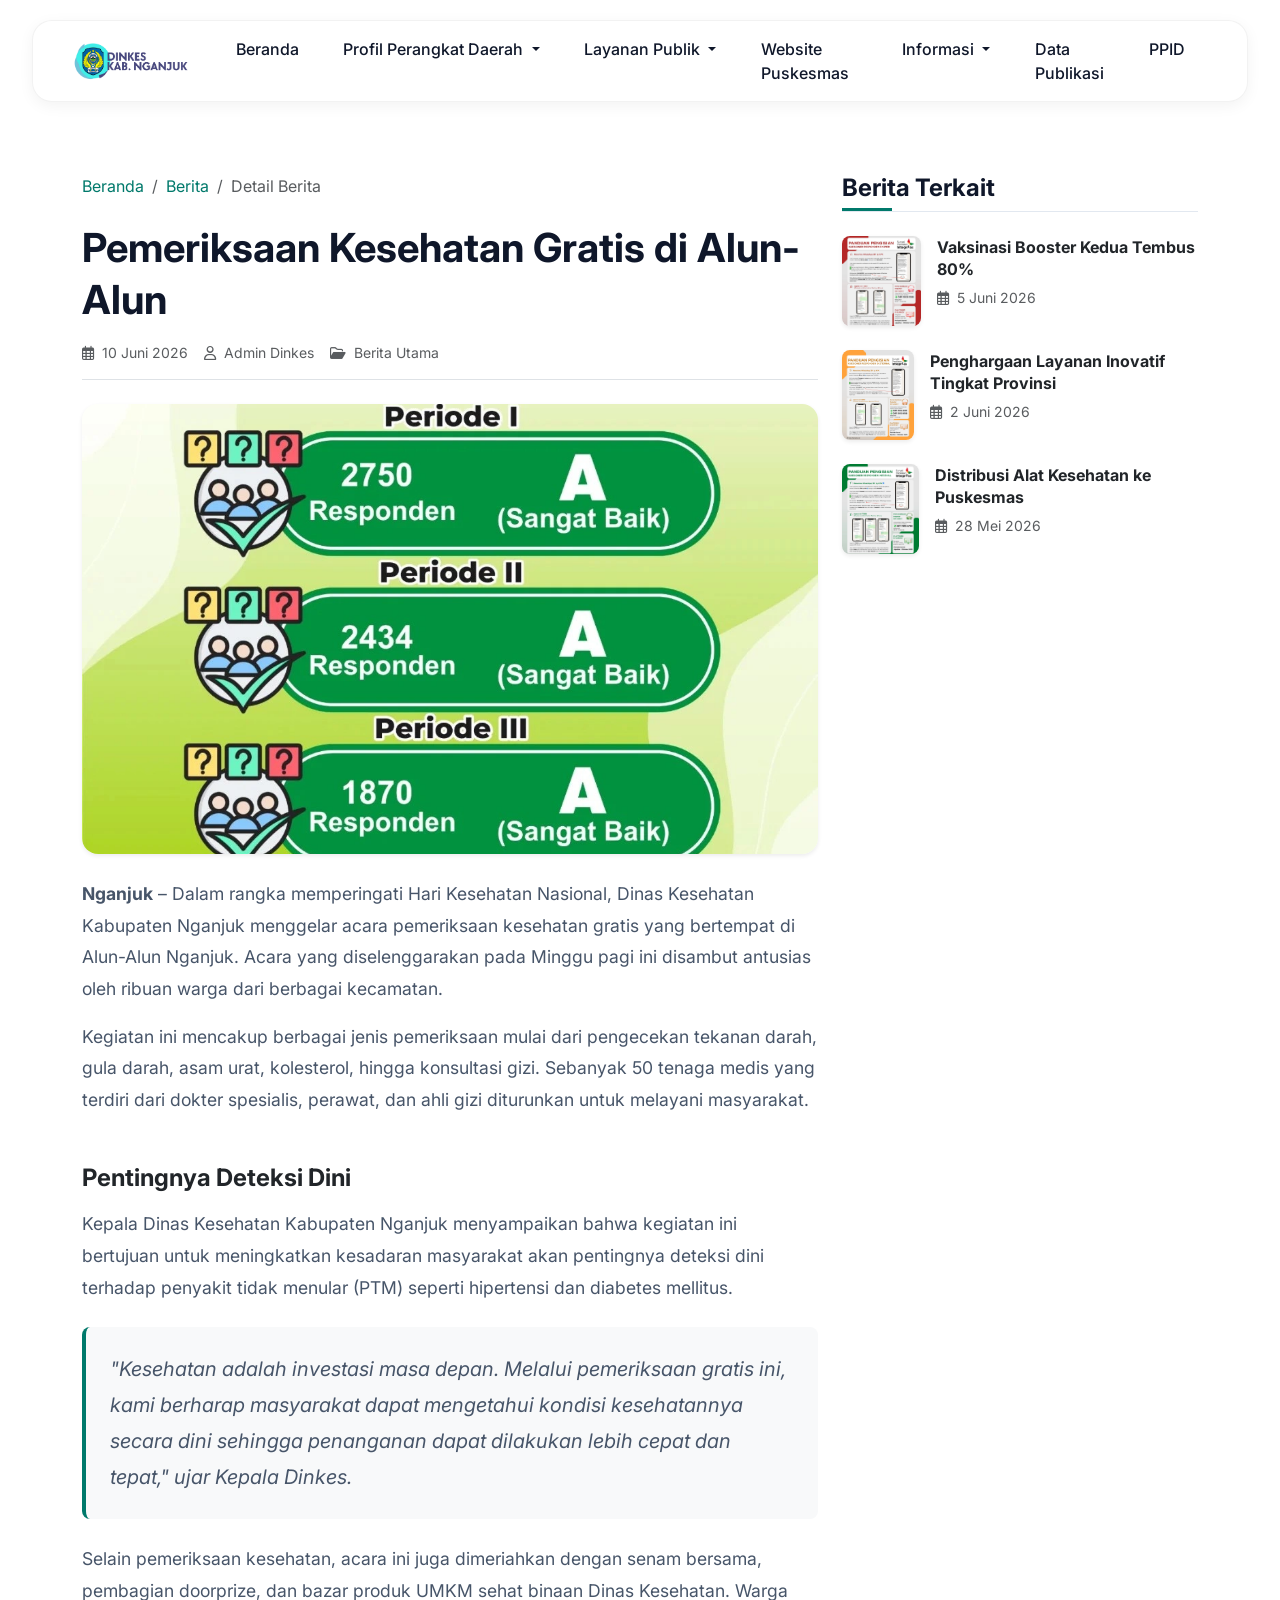
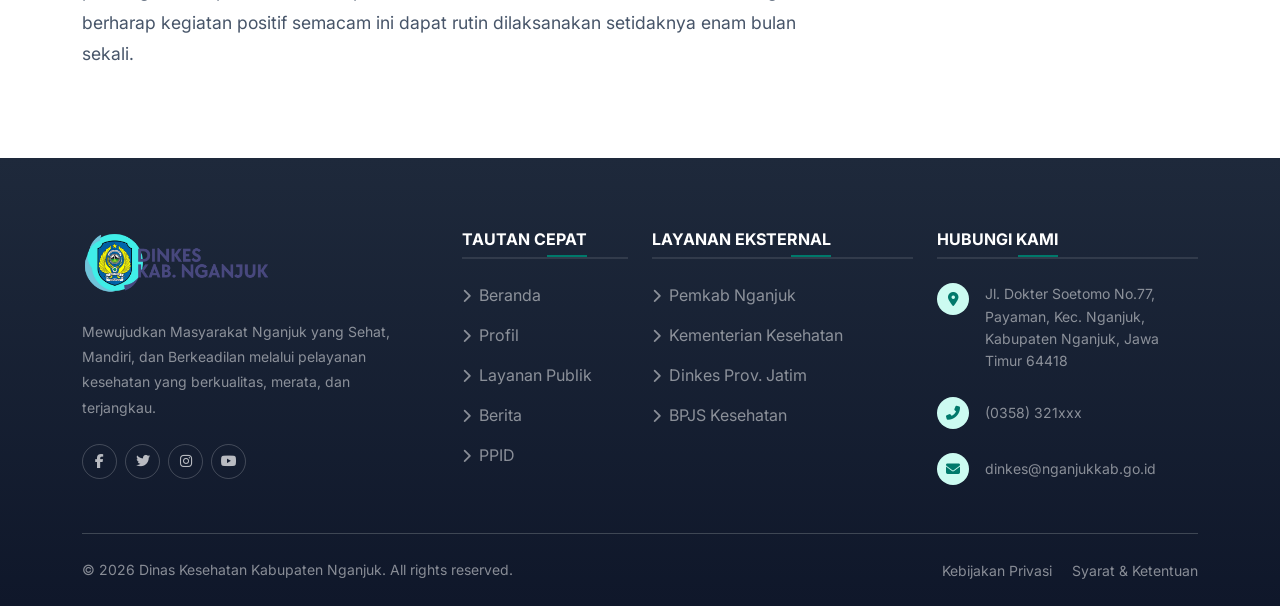
<file: detail-berita.html>
<!DOCTYPE html>
<html lang="id">
<head>
    <meta charset="UTF-8">
    <meta name="viewport" content="width=device-width, initial-scale=1.0">
    <title>Detail Berita - Dinas Kesehatan Kabupaten Nganjuk</title>
    <!-- Google Fonts: Inter -->
    <link rel="preconnect" href="https://fonts.googleapis.com">
    <link rel="preconnect" href="https://fonts.gstatic.com" crossorigin>
    <link href="https://fonts.googleapis.com/css2?family=Inter:wght@300;400;500;600;700&display=swap" rel="stylesheet">
    
    <!-- Bootstrap CSS -->
    <link href="https://cdn.jsdelivr.net/npm/bootstrap@5.3.2/dist/css/bootstrap.min.css" rel="stylesheet">
    
    <!-- FontAwesome -->
    <link rel="stylesheet" href="https://cdnjs.cloudflare.com/ajax/libs/font-awesome/6.4.2/css/all.min.css">
    
    <!-- Custom CSS -->
    <link rel="stylesheet" href="css/detail-berita.css">
</head>
<body>

    <!-- Navbar -->
    <nav class="navbar navbar-expand-xl navbar-light custom-navbar">
        <div class="container-fluid px-3 px-xl-4">
            <a class="navbar-brand d-flex align-items-center" href="index.html">
                <img src="assets/logo-dinkes-web.webp" alt="Logo Dinkes Nganjuk" class="navbar-logo me-2">
            </a>
            <button class="navbar-toggler border-0 shadow-none bg-light" type="button" data-bs-toggle="collapse" data-bs-target="#mainNavbar" aria-controls="mainNavbar" aria-expanded="false" aria-label="Toggle navigation">
                <span class="navbar-toggler-icon"></span>
            </button>
            <div class="collapse navbar-collapse" id="mainNavbar">
                <ul class="navbar-nav ms-auto mb-2 mb-lg-0 fw-medium">
                    <li class="nav-item">
                        <a class="nav-link" aria-current="page" href="index.html">Beranda</a>
                    </li>
                    <li class="nav-item dropdown">
                        <a class="nav-link dropdown-toggle" href="#" role="button" data-bs-toggle="dropdown" aria-expanded="false">
                            Profil Perangkat Daerah
                        </a>
                        <ul class="dropdown-menu border-0 shadow-sm">
                            <li><a class="dropdown-item" href="profil.html">Profil Dinkes</a></li>
                            <li><a class="dropdown-item" href="tupoksi.html">Tupoksi Dinkes</a></li>
                            <li><a class="dropdown-item" href="visi-misi.html">Visi-Misi Kepala Daerah</a></li>
                            <li><a class="dropdown-item" href="maklumat.html">Maklumat Pelayanan</a></li>
                            <li><a class="dropdown-item" href="#">Mekanisme Pengaduan</a></li>
                            <li><a class="dropdown-item" href="motto.html">Motto Pelayanan</a></li>
                        </ul>
                    </li>
                    <li class="nav-item dropdown">
                        <a class="nav-link dropdown-toggle" href="#" role="button" data-bs-toggle="dropdown" aria-expanded="false">
                            Layanan Publik
                        </a>
                        <ul class="dropdown-menu border-0 shadow-sm">
                            <li><a class="dropdown-item" href="medis.html">Medis</a></li>
                            <li><a class="dropdown-item" href="faskes.html">Fasilitas Kesehatan</a></li>
                            <li><a class="dropdown-item" href="lainnya.html">Layanan Lainnya</a></li>
                        </ul>
                    </li>
                    <li class="nav-item">
                        <a class="nav-link" href="puskesmas.html">Website Puskesmas</a>
                    </li>
                    <li class="nav-item dropdown">
                        <a class="nav-link dropdown-toggle" href="#" role="button" data-bs-toggle="dropdown" aria-expanded="false">
                            Informasi
                        </a>
                        <ul class="dropdown-menu border-0 shadow-sm">
                            <li><a class="dropdown-item" href="#">RSD Nganjuk</a></li>
                            <li><a class="dropdown-item" href="#">RSD Kertosono</a></li>
                            <li><a class="dropdown-item" href="#">Lapor SP4N</a></li>
                            <li><a class="dropdown-item" href="#">SIPPN</a></li>
                        </ul>
                    </li>
                    <li class="nav-item">
                        <a class="nav-link" href="publikasi.html">Data Publikasi</a>
                    </li>
                    <li class="nav-item">
                        <a class="nav-link" href="ppid.html">PPID</a>
                    </li>
                </ul>
            </div>
        </div>
    </nav>

    <!-- Article Section -->
    <section class="py-5 bg-white" style="padding-top: 150px !important;">
        <div class="container py-4">
            <div class="row justify-content-center">
                <!-- Main Content -->
                <div class="col-lg-8">
                    <!-- Breadcrumb -->
                    <nav aria-label="breadcrumb" class="mb-4">
                        <ol class="breadcrumb">
                            <li class="breadcrumb-item"><a href="index.html" class="text-decoration-none text-primary">Beranda</a></li>
                            <li class="breadcrumb-item"><a href="berita.html" class="text-decoration-none text-primary">Berita</a></li>
                            <li class="breadcrumb-item active" aria-current="page">Detail Berita</li>
                        </ol>
                    </nav>

                    <h1 class="fw-bold mb-3" style="font-size: 2.5rem; line-height: 1.3;">Pemeriksaan Kesehatan Gratis di Alun-Alun</h1>
                    <div class="d-flex flex-wrap align-items-center text-muted small mb-4 pb-3 border-bottom gap-3">
                        <span><i class="far fa-calendar-alt me-1"></i> 10 Juni 2026</span>
                        <span><i class="far fa-user me-1"></i> Admin Dinkes</span>
                        <span><i class="far fa-folder-open me-1"></i> Berita Utama</span>
                    </div>

                    <img src="assets/berita/11c2370439c2ba5b17f604da1eb921f0.webp" class="img-fluid rounded-4 mb-4 w-100 shadow-sm" style="object-fit: cover; max-height: 450px;" alt="Pemeriksaan Kesehatan Gratis di Alun-Alun">
                    
                    <div class="article-content" style="line-height: 1.8; font-size: 1.1rem; color: #475569;">
                        <p><strong>Nganjuk</strong> – Dalam rangka memperingati Hari Kesehatan Nasional, Dinas Kesehatan Kabupaten Nganjuk menggelar acara pemeriksaan kesehatan gratis yang bertempat di Alun-Alun Nganjuk. Acara yang diselenggarakan pada Minggu pagi ini disambut antusias oleh ribuan warga dari berbagai kecamatan.</p>
                        
                        <p>Kegiatan ini mencakup berbagai jenis pemeriksaan mulai dari pengecekan tekanan darah, gula darah, asam urat, kolesterol, hingga konsultasi gizi. Sebanyak 50 tenaga medis yang terdiri dari dokter spesialis, perawat, dan ahli gizi diturunkan untuk melayani masyarakat.</p>
                        
                        <h4 class="fw-bold mt-5 mb-3 text-dark">Pentingnya Deteksi Dini</h4>
                        <p>Kepala Dinas Kesehatan Kabupaten Nganjuk menyampaikan bahwa kegiatan ini bertujuan untuk meningkatkan kesadaran masyarakat akan pentingnya deteksi dini terhadap penyakit tidak menular (PTM) seperti hipertensi dan diabetes mellitus.</p>
                        
                        <blockquote class="blockquote bg-light p-4 rounded-3 border-start border-4 border-primary my-4">
                            <p class="mb-0 fst-italic">"Kesehatan adalah investasi masa depan. Melalui pemeriksaan gratis ini, kami berharap masyarakat dapat mengetahui kondisi kesehatannya secara dini sehingga penanganan dapat dilakukan lebih cepat dan tepat," ujar Kepala Dinkes.</p>
                        </blockquote>
                        
                        <p>Selain pemeriksaan kesehatan, acara ini juga dimeriahkan dengan senam bersama, pembagian doorprize, dan bazar produk UMKM sehat binaan Dinas Kesehatan. Warga berharap kegiatan positif semacam ini dapat rutin dilaksanakan setidaknya enam bulan sekali.</p>
                    </div>
                </div>

                <!-- Sidebar -->
                <div class="col-lg-4 mt-5 mt-lg-0">
                    <div class="position-sticky" style="top: 120px;">
                        <h4 class="fw-bold mb-4 position-relative pb-2 section-title-start text-start" style="border-bottom: 1px solid #e2e8f0;">
                            Berita Terkait
                            <span class="position-absolute bottom-0 start-0 bg-primary" style="height: 3px; width: 50px;"></span>
                        </h4>
                        
                        <a href="detail-berita.html" class="d-flex mb-4 text-decoration-none group">
                            <img src="assets/berita/05f297b0e1a46d213559367b33d6cbf9.webp" class="rounded-3 me-3 shadow-sm" style="width: 90px; height: 90px; object-fit: cover;" alt="Related">
                            <div>
                                <h6 class="fw-bold mb-1 text-dark" style="line-height: 1.4;">Vaksinasi Booster Kedua Tembus 80%</h6>
                                <small class="text-muted"><i class="far fa-calendar-alt me-1"></i> 5 Juni 2026</small>
                            </div>
                        </a>
                        
                        <a href="detail-berita.html" class="d-flex mb-4 text-decoration-none group">
                            <img src="assets/berita/cbc425ae9fa74a5ae10818216ea19b8b.webp" class="rounded-3 me-3 shadow-sm" style="width: 90px; height: 90px; object-fit: cover;" alt="Related">
                            <div>
                                <h6 class="fw-bold mb-1 text-dark" style="line-height: 1.4;">Penghargaan Layanan Inovatif Tingkat Provinsi</h6>
                                <small class="text-muted"><i class="far fa-calendar-alt me-1"></i> 2 Juni 2026</small>
                            </div>
                        </a>

                        <a href="detail-berita.html" class="d-flex mb-4 text-decoration-none group">
                            <img src="assets/berita/da839e8c064e05d4fa974a282e35619e.webp" class="rounded-3 me-3 shadow-sm" style="width: 90px; height: 90px; object-fit: cover;" alt="Related">
                            <div>
                                <h6 class="fw-bold mb-1 text-dark" style="line-height: 1.4;">Distribusi Alat Kesehatan ke Puskesmas</h6>
                                <small class="text-muted"><i class="far fa-calendar-alt me-1"></i> 28 Mei 2026</small>
                            </div>
                        </a>
                    </div>
                </div>
            </div>
        </div>
    </section>

    <!-- Footer -->
    <footer class="bg-dark text-white pt-5 pb-4">
        <div class="container pt-4">
            <div class="row mb-4">
                <div class="col-lg-4 col-md-6 mb-5 mb-lg-0">
                    <div class="mb-4">
                        <img src="assets/logo-dinkes-web.webp" alt="Logo Dinkes Nganjuk" class="img-fluid" style="max-height: 65px;">
                    </div>
                    <p class="text-white-50 small pe-lg-4 mb-4" style="line-height: 1.8;">Mewujudkan Masyarakat Nganjuk yang Sehat, Mandiri, dan Berkeadilan melalui pelayanan kesehatan yang berkualitas, merata, dan terjangkau.</p>
                    <div class="social-icons d-flex gap-2">
                        <a href="#" class="btn btn-outline-light btn-sm rounded-circle d-flex align-items-center justify-content-center" style="width: 35px; height: 35px;"><i class="fab fa-facebook-f"></i></a>
                        <a href="#" class="btn btn-outline-light btn-sm rounded-circle d-flex align-items-center justify-content-center" style="width: 35px; height: 35px;"><i class="fab fa-twitter"></i></a>
                        <a href="#" class="btn btn-outline-light btn-sm rounded-circle d-flex align-items-center justify-content-center" style="width: 35px; height: 35px;"><i class="fab fa-instagram"></i></a>
                        <a href="#" class="btn btn-outline-light btn-sm rounded-circle d-flex align-items-center justify-content-center" style="width: 35px; height: 35px;"><i class="fab fa-youtube"></i></a>
                    </div>
                </div>
                <div class="col-lg-2 col-md-6 mb-5 mb-lg-0">
                    <h6 class="text-uppercase fw-bold mb-4 position-relative pb-2" style="border-bottom: 2px solid rgba(255,255,255,0.1);">
                        Tautan Cepat
                        <span class="position-absolute bottom-0 left-0 bg-primary" style="height: 2px; width: 40px; margin-left: -40px;"></span>
                    </h6>
                    <ul class="list-unstyled footer-links">
                        <li class="mb-3"><a href="index.html" class="text-white-50 text-decoration-none"><i class="fas fa-chevron-right me-2 small"></i>Beranda</a></li>
                        <li class="mb-3"><a href="profil.html" class="text-white-50 text-decoration-none"><i class="fas fa-chevron-right me-2 small"></i>Profil</a></li>
                        <li class="mb-3"><a href="#" class="text-white-50 text-decoration-none"><i class="fas fa-chevron-right me-2 small"></i>Layanan Publik</a></li>
                        <li class="mb-3"><a href="#" class="text-white-50 text-decoration-none"><i class="fas fa-chevron-right me-2 small"></i>Berita</a></li>
                        <li class="mb-3"><a href="ppid.html" class="text-white-50 text-decoration-none"><i class="fas fa-chevron-right me-2 small"></i>PPID</a></li>
                    </ul>
                </div>
                <div class="col-lg-3 col-md-6 mb-5 mb-lg-0">
                    <h6 class="text-uppercase fw-bold mb-4 position-relative pb-2" style="border-bottom: 2px solid rgba(255,255,255,0.1);">
                        Layanan Eksternal
                        <span class="position-absolute bottom-0 left-0 bg-primary" style="height: 2px; width: 40px; margin-left: -40px;"></span>
                    </h6>
                    <ul class="list-unstyled footer-links">
                        <li class="mb-3"><a href="#" class="text-white-50 text-decoration-none"><i class="fas fa-chevron-right me-2 small"></i>Pemkab Nganjuk</a></li>
                        <li class="mb-3"><a href="#" class="text-white-50 text-decoration-none"><i class="fas fa-chevron-right me-2 small"></i>Kementerian Kesehatan</a></li>
                        <li class="mb-3"><a href="#" class="text-white-50 text-decoration-none"><i class="fas fa-chevron-right me-2 small"></i>Dinkes Prov. Jatim</a></li>
                        <li class="mb-3"><a href="#" class="text-white-50 text-decoration-none"><i class="fas fa-chevron-right me-2 small"></i>BPJS Kesehatan</a></li>
                    </ul>
                </div>
                <div class="col-lg-3 col-md-6 mb-5 mb-lg-0">
                    <h6 class="text-uppercase fw-bold mb-4 position-relative pb-2" style="border-bottom: 2px solid rgba(255,255,255,0.1);">
                        Hubungi Kami
                        <span class="position-absolute bottom-0 left-0 bg-primary" style="height: 2px; width: 40px; margin-left: -40px;"></span>
                    </h6>
                    <ul class="list-unstyled text-white-50 small">
                        <li class="mb-4 d-flex">
                            <div class="bg-primary-soft rounded-circle d-flex align-items-center justify-content-center me-3 flex-shrink-0" style="width: 32px; height: 32px;">
                                <i class="fas fa-map-marker-alt text-primary"></i>
                            </div>
                            <span style="line-height: 1.6;">Jl. Dokter Soetomo No.77, Payaman, Kec. Nganjuk, Kabupaten Nganjuk, Jawa Timur 64418</span>
                        </li>
                        <li class="mb-4 d-flex align-items-center">
                            <div class="bg-primary-soft rounded-circle d-flex align-items-center justify-content-center me-3 flex-shrink-0" style="width: 32px; height: 32px;">
                                <i class="fas fa-phone-alt text-primary"></i>
                            </div>
                            <span>(0358) 321xxx</span>
                        </li>
                        <li class="mb-4 d-flex align-items-center">
                            <div class="bg-primary-soft rounded-circle d-flex align-items-center justify-content-center me-3 flex-shrink-0" style="width: 32px; height: 32px;">
                                <i class="fas fa-envelope text-primary"></i>
                            </div>
                            <span>dinkes@nganjukkab.go.id</span>
                        </li>
                    </ul>
                </div>
            </div>
            <hr class="border-secondary mt-2 mb-4 opacity-50">
            <div class="row align-items-center">
                <div class="col-md-6 text-center text-md-start">
                    <p class="text-white-50 small mb-0">&copy; 2026 Dinas Kesehatan Kabupaten Nganjuk. All rights reserved.</p>
                </div>
                <div class="col-md-6 text-center text-md-end mt-3 mt-md-0">
                    <a href="#" class="text-white-50 small text-decoration-none me-3 hover-white">Kebijakan Privasi</a>
                    <a href="#" class="text-white-50 small text-decoration-none hover-white">Syarat & Ketentuan</a>
                </div>
            </div>
        </div>
    </footer>

    <!-- Bootstrap Bundle with Popper -->
    <script src="https://cdn.jsdelivr.net/npm/bootstrap@5.3.2/dist/js/bootstrap.bundle.min.js"></script>
    
    <!-- Custom Script for Navbar Scroll -->
    <script>
        document.addEventListener("DOMContentLoaded", function(){
            // Set active nav link
            let currentPath = window.location.pathname.split('/').pop();
            if (currentPath === '') currentPath = 'index.html';
            
            document.querySelectorAll('.navbar-nav .nav-link, .navbar-nav .dropdown-item').forEach(link => {
                link.classList.remove('active');
                if (link.getAttribute('href') === currentPath) {
                    link.classList.add('active');
                    let dropdown = link.closest('.dropdown');
                    if (dropdown) {
                        let toggle = dropdown.querySelector('.nav-link.dropdown-toggle');
                        if (toggle) toggle.classList.add('active');
                    }
                }
            });

            window.addEventListener('scroll', function() {
                if (window.scrollY > 50) {
                    document.querySelector('.custom-navbar').classList.add('scrolled');
                } else {
                    document.querySelector('.custom-navbar').classList.remove('scrolled');
                }
            });
        });
    </script>
</body>
</html>
</file>
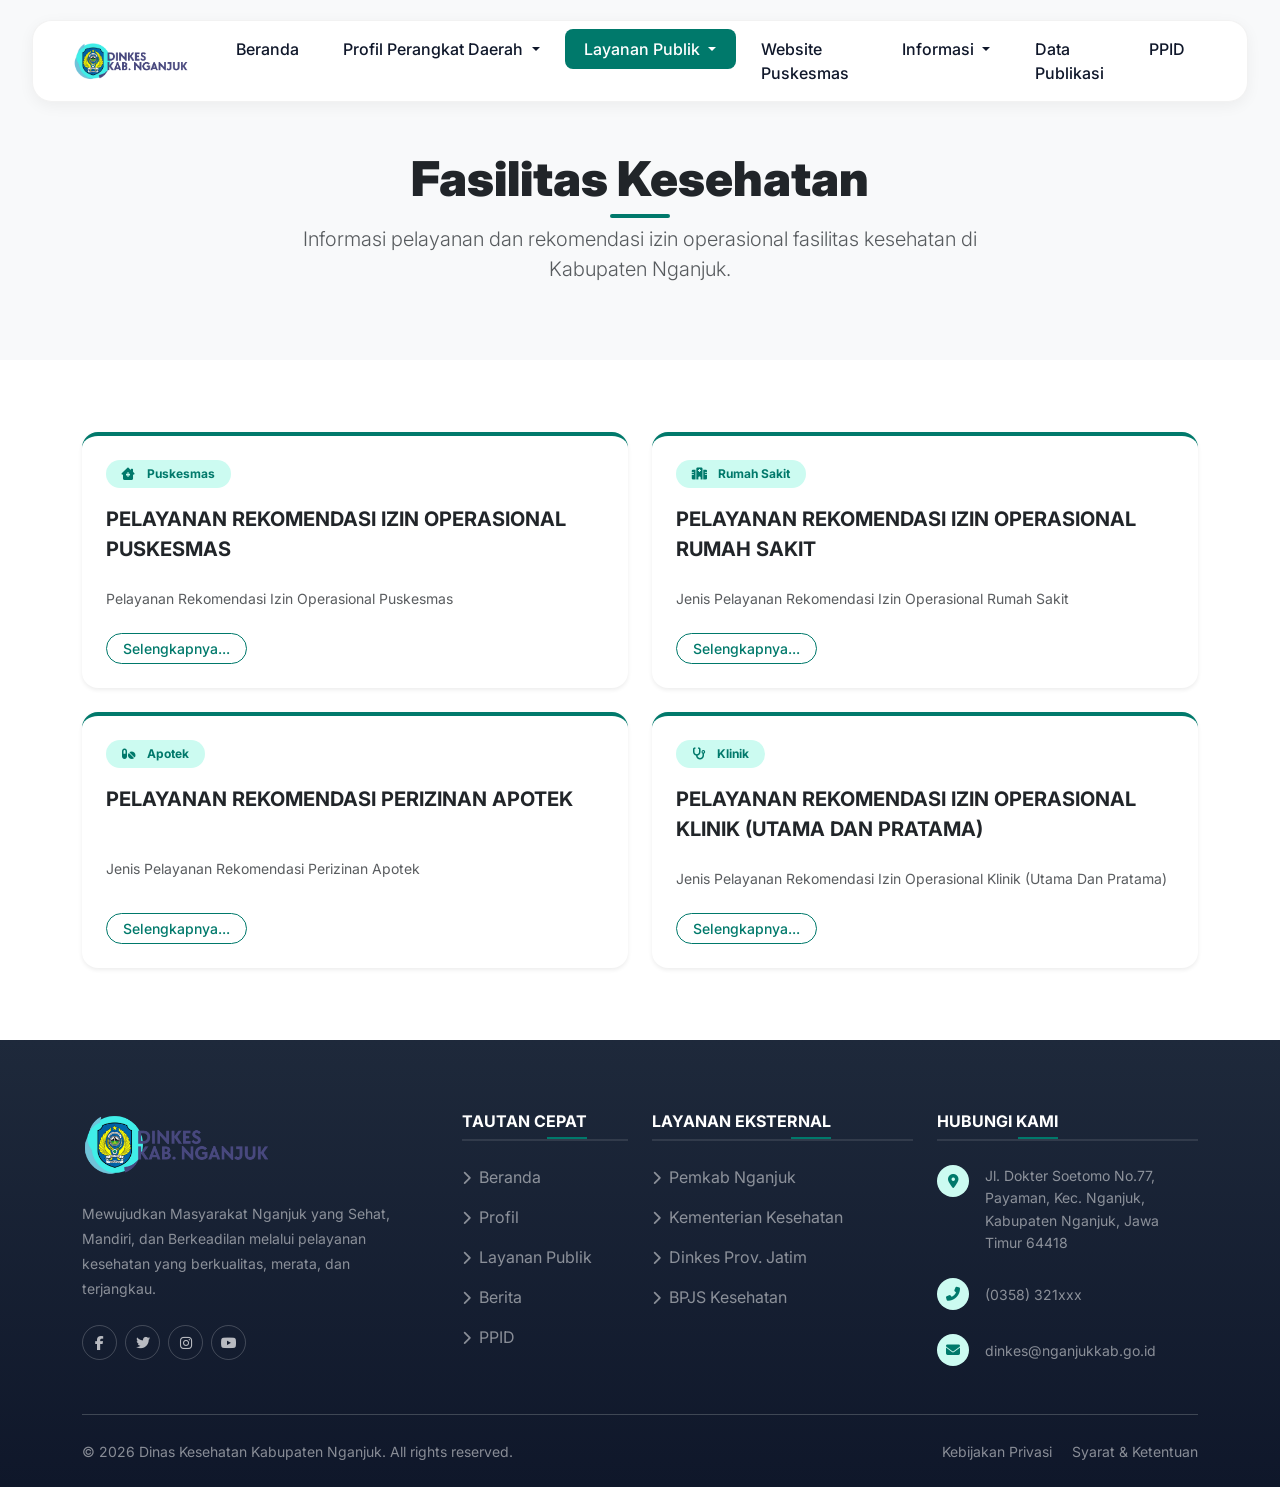
<file: faskes.html>
<!DOCTYPE html>
<html lang="id">
<head>
    <meta charset="UTF-8">
    <meta name="viewport" content="width=device-width, initial-scale=1.0">
    <title>Fasilitas Kesehatan - Dinas Kesehatan Kabupaten Nganjuk</title>
    <!-- Google Fonts: Inter -->
    <link rel="preconnect" href="https://fonts.googleapis.com">
    <link rel="preconnect" href="https://fonts.gstatic.com" crossorigin>
    <link href="https://fonts.googleapis.com/css2?family=Inter:wght@300;400;500;600;700&display=swap" rel="stylesheet">
    
    <!-- Bootstrap CSS -->
    <link href="https://cdn.jsdelivr.net/npm/bootstrap@5.3.2/dist/css/bootstrap.min.css" rel="stylesheet">
    
    <!-- FontAwesome -->
    <link rel="stylesheet" href="https://cdnjs.cloudflare.com/ajax/libs/font-awesome/6.4.2/css/all.min.css">
    
    <!-- Custom CSS -->
    <link rel="stylesheet" href="css/faskes.css">
</head>
<body>

    <!-- Navbar -->
    <nav class="navbar navbar-expand-xl navbar-light custom-navbar">
        <div class="container-fluid px-3 px-xl-4">
            <a class="navbar-brand d-flex align-items-center" href="index.html">
                <img src="assets/logo-dinkes-web.webp" alt="Logo Dinkes Nganjuk" class="navbar-logo me-2">
            </a>
            <button class="navbar-toggler border-0 shadow-none bg-light" type="button" data-bs-toggle="collapse" data-bs-target="#mainNavbar" aria-controls="mainNavbar" aria-expanded="false" aria-label="Toggle navigation">
                <span class="navbar-toggler-icon"></span>
            </button>
            <div class="collapse navbar-collapse" id="mainNavbar">
                <ul class="navbar-nav ms-auto mb-2 mb-lg-0 fw-medium">
                    <li class="nav-item">
                        <a class="nav-link" aria-current="page" href="index.html">Beranda</a>
                    </li>
                    <li class="nav-item dropdown">
                        <a class="nav-link dropdown-toggle" href="#" role="button" data-bs-toggle="dropdown" aria-expanded="false">
                            Profil Perangkat Daerah
                        </a>
                        <ul class="dropdown-menu border-0 shadow-sm">
                            <li><a class="dropdown-item" href="profil.html">Profil Dinkes</a></li>
                            <li><a class="dropdown-item" href="tupoksi.html">Tupoksi Dinkes</a></li>
                            <li><a class="dropdown-item" href="visi-misi.html">Visi-Misi Kepala Daerah</a></li>
                            <li><a class="dropdown-item" href="maklumat.html">Maklumat Pelayanan</a></li>
                            <li><a class="dropdown-item" href="#">Mekanisme Pengaduan</a></li>
                            <li><a class="dropdown-item" href="motto.html">Motto Pelayanan</a></li>
                        </ul>
                    </li>
                    <li class="nav-item dropdown">
                        <a class="nav-link dropdown-toggle" href="#" role="button" data-bs-toggle="dropdown" aria-expanded="false">
                            Layanan Publik
                        </a>
                        <ul class="dropdown-menu border-0 shadow-sm">
                            <li><a class="dropdown-item" href="medis.html">Medis</a></li>
                            <li><a class="dropdown-item" href="faskes.html">Fasilitas Kesehatan</a></li>
                            <li><a class="dropdown-item" href="lainnya.html">Layanan Lainnya</a></li>
                        </ul>
                    </li>
                    <li class="nav-item">
                        <a class="nav-link" href="puskesmas.html">Website Puskesmas</a>
                    </li>
                    <li class="nav-item dropdown">
                        <a class="nav-link dropdown-toggle" href="#" role="button" data-bs-toggle="dropdown" aria-expanded="false">
                            Informasi
                        </a>
                        <ul class="dropdown-menu border-0 shadow-sm">
                            <li><a class="dropdown-item" href="#">RSD Nganjuk</a></li>
                            <li><a class="dropdown-item" href="#">RSD Kertosono</a></li>
                            <li><a class="dropdown-item" href="#">Lapor SP4N</a></li>
                            <li><a class="dropdown-item" href="#">SIPPN</a></li>
                        </ul>
                    </li>
                    <li class="nav-item">
                        <a class="nav-link" href="publikasi.html">Data Publikasi</a>
                    </li>
                    <li class="nav-item">
                        <a class="nav-link" href="ppid.html">PPID</a>
                    </li>
                </ul>
            </div>
        </div>
    </nav>

    <!-- Page Header -->
    <header class="bg-light" style="padding-top: 150px; padding-bottom: 60px;">
        <div class="container text-center">
            <h1 class="display-5 fw-black text-dark mb-3 section-title text-capitalize">Fasilitas Kesehatan</h1>
            <p class="lead text-muted mx-auto" style="max-width: 700px;">Informasi pelayanan dan rekomendasi izin operasional fasilitas kesehatan di Kabupaten Nganjuk.</p>
        </div>
    </header>

    <!-- Content Section -->
    <section class="py-5 bg-white">
        <div class="container py-4">
            <div class="row g-4 justify-content-center">
                
                <!-- Card 1 -->
                <div class="col-md-6">
                    <div class="card h-100 border-0 shadow-sm rounded-4 position-relative hover-shadow-lg transition-all" style="border-top: 4px solid var(--bs-primary) !important;">
                        <div class="card-body p-4 d-flex flex-column">
                            <div class="mb-3">
                                <span class="badge bg-primary-soft text-primary rounded-pill px-3 py-2 mb-3"><i class="fas fa-clinic-medical me-2"></i> Puskesmas</span>
                                <h5 class="card-title fw-bold text-dark text-uppercase lh-base" style="min-height: 50px;">Pelayanan Rekomendasi Izin Operasional Puskesmas</h5>
                            </div>
                            <p class="card-text text-muted mb-4 small flex-grow-1">Pelayanan Rekomendasi Izin Operasional Puskesmas</p>
                            <a href="#" class="btn btn-outline-primary btn-sm rounded-pill align-self-start fw-medium px-3 mt-auto">Selengkapnya...</a>
                        </div>
                    </div>
                </div>

                <!-- Card 2 -->
                <div class="col-md-6">
                    <div class="card h-100 border-0 shadow-sm rounded-4 position-relative hover-shadow-lg transition-all" style="border-top: 4px solid var(--bs-primary) !important;">
                        <div class="card-body p-4 d-flex flex-column">
                            <div class="mb-3">
                                <span class="badge bg-primary-soft text-primary rounded-pill px-3 py-2 mb-3"><i class="fas fa-hospital me-2"></i> Rumah Sakit</span>
                                <h5 class="card-title fw-bold text-dark text-uppercase lh-base" style="min-height: 50px;">Pelayanan Rekomendasi Izin Operasional Rumah Sakit</h5>
                            </div>
                            <p class="card-text text-muted mb-4 small flex-grow-1">Jenis Pelayanan Rekomendasi Izin Operasional Rumah Sakit</p>
                            <a href="#" class="btn btn-outline-primary btn-sm rounded-pill align-self-start fw-medium px-3 mt-auto">Selengkapnya...</a>
                        </div>
                    </div>
                </div>

                <!-- Card 3 -->
                <div class="col-md-6">
                    <div class="card h-100 border-0 shadow-sm rounded-4 position-relative hover-shadow-lg transition-all" style="border-top: 4px solid var(--bs-primary) !important;">
                        <div class="card-body p-4 d-flex flex-column">
                            <div class="mb-3">
                                <span class="badge bg-primary-soft text-primary rounded-pill px-3 py-2 mb-3"><i class="fas fa-pills me-2"></i> Apotek</span>
                                <h5 class="card-title fw-bold text-dark text-uppercase lh-base" style="min-height: 50px;">Pelayanan Rekomendasi Perizinan Apotek</h5>
                            </div>
                            <p class="card-text text-muted mb-4 small flex-grow-1">Jenis Pelayanan Rekomendasi Perizinan Apotek</p>
                            <a href="#" class="btn btn-outline-primary btn-sm rounded-pill align-self-start fw-medium px-3 mt-auto">Selengkapnya...</a>
                        </div>
                    </div>
                </div>

                <!-- Card 4 -->
                <div class="col-md-6">
                    <div class="card h-100 border-0 shadow-sm rounded-4 position-relative hover-shadow-lg transition-all" style="border-top: 4px solid var(--bs-primary) !important;">
                        <div class="card-body p-4 d-flex flex-column">
                            <div class="mb-3">
                                <span class="badge bg-primary-soft text-primary rounded-pill px-3 py-2 mb-3"><i class="fas fa-stethoscope me-2"></i> Klinik</span>
                                <h5 class="card-title fw-bold text-dark text-uppercase lh-base" style="min-height: 50px;">Pelayanan Rekomendasi Izin Operasional Klinik (Utama Dan Pratama)</h5>
                            </div>
                            <p class="card-text text-muted mb-4 small flex-grow-1">Jenis Pelayanan Rekomendasi Izin Operasional Klinik (Utama Dan Pratama)</p>
                            <a href="#" class="btn btn-outline-primary btn-sm rounded-pill align-self-start fw-medium px-3 mt-auto">Selengkapnya...</a>
                        </div>
                    </div>
                </div>

            </div>
        </div>
    </section>

    <!-- Footer -->
    <footer class="bg-dark text-white pt-5 pb-4">
        <div class="container pt-4">
            <div class="row mb-4">
                <div class="col-lg-4 col-md-6 mb-5 mb-lg-0">
                    <div class="mb-4">
                        <img src="assets/logo-dinkes-web.webp" alt="Logo Dinkes Nganjuk" class="img-fluid" style="max-height: 65px;">
                    </div>
                    <p class="text-white-50 small pe-lg-4 mb-4" style="line-height: 1.8;">Mewujudkan Masyarakat Nganjuk yang Sehat, Mandiri, dan Berkeadilan melalui pelayanan kesehatan yang berkualitas, merata, dan terjangkau.</p>
                    <div class="social-icons d-flex gap-2">
                        <a href="#" class="btn btn-outline-light btn-sm rounded-circle d-flex align-items-center justify-content-center" style="width: 35px; height: 35px;"><i class="fab fa-facebook-f"></i></a>
                        <a href="#" class="btn btn-outline-light btn-sm rounded-circle d-flex align-items-center justify-content-center" style="width: 35px; height: 35px;"><i class="fab fa-twitter"></i></a>
                        <a href="#" class="btn btn-outline-light btn-sm rounded-circle d-flex align-items-center justify-content-center" style="width: 35px; height: 35px;"><i class="fab fa-instagram"></i></a>
                        <a href="#" class="btn btn-outline-light btn-sm rounded-circle d-flex align-items-center justify-content-center" style="width: 35px; height: 35px;"><i class="fab fa-youtube"></i></a>
                    </div>
                </div>
                <div class="col-lg-2 col-md-6 mb-5 mb-lg-0">
                    <h6 class="text-uppercase fw-bold mb-4 position-relative pb-2" style="border-bottom: 2px solid rgba(255,255,255,0.1);">
                        Tautan Cepat
                        <span class="position-absolute bottom-0 left-0 bg-primary" style="height: 2px; width: 40px; margin-left: -40px;"></span>
                    </h6>
                    <ul class="list-unstyled footer-links">
                        <li class="mb-3"><a href="index.html" class="text-white-50 text-decoration-none"><i class="fas fa-chevron-right me-2 small"></i>Beranda</a></li>
                        <li class="mb-3"><a href="profil.html" class="text-white-50 text-decoration-none"><i class="fas fa-chevron-right me-2 small"></i>Profil</a></li>
                        <li class="mb-3"><a href="#" class="text-white-50 text-decoration-none"><i class="fas fa-chevron-right me-2 small"></i>Layanan Publik</a></li>
                        <li class="mb-3"><a href="#" class="text-white-50 text-decoration-none"><i class="fas fa-chevron-right me-2 small"></i>Berita</a></li>
                        <li class="mb-3"><a href="ppid.html" class="text-white-50 text-decoration-none"><i class="fas fa-chevron-right me-2 small"></i>PPID</a></li>
                    </ul>
                </div>
                <div class="col-lg-3 col-md-6 mb-5 mb-lg-0">
                    <h6 class="text-uppercase fw-bold mb-4 position-relative pb-2" style="border-bottom: 2px solid rgba(255,255,255,0.1);">
                        Layanan Eksternal
                        <span class="position-absolute bottom-0 left-0 bg-primary" style="height: 2px; width: 40px; margin-left: -40px;"></span>
                    </h6>
                    <ul class="list-unstyled footer-links">
                        <li class="mb-3"><a href="#" class="text-white-50 text-decoration-none"><i class="fas fa-chevron-right me-2 small"></i>Pemkab Nganjuk</a></li>
                        <li class="mb-3"><a href="#" class="text-white-50 text-decoration-none"><i class="fas fa-chevron-right me-2 small"></i>Kementerian Kesehatan</a></li>
                        <li class="mb-3"><a href="#" class="text-white-50 text-decoration-none"><i class="fas fa-chevron-right me-2 small"></i>Dinkes Prov. Jatim</a></li>
                        <li class="mb-3"><a href="#" class="text-white-50 text-decoration-none"><i class="fas fa-chevron-right me-2 small"></i>BPJS Kesehatan</a></li>
                    </ul>
                </div>
                <div class="col-lg-3 col-md-6 mb-5 mb-lg-0">
                    <h6 class="text-uppercase fw-bold mb-4 position-relative pb-2" style="border-bottom: 2px solid rgba(255,255,255,0.1);">
                        Hubungi Kami
                        <span class="position-absolute bottom-0 left-0 bg-primary" style="height: 2px; width: 40px; margin-left: -40px;"></span>
                    </h6>
                    <ul class="list-unstyled text-white-50 small">
                        <li class="mb-4 d-flex">
                            <div class="bg-primary-soft rounded-circle d-flex align-items-center justify-content-center me-3 flex-shrink-0" style="width: 32px; height: 32px;">
                                <i class="fas fa-map-marker-alt text-primary"></i>
                            </div>
                            <span style="line-height: 1.6;">Jl. Dokter Soetomo No.77, Payaman, Kec. Nganjuk, Kabupaten Nganjuk, Jawa Timur 64418</span>
                        </li>
                        <li class="mb-4 d-flex align-items-center">
                            <div class="bg-primary-soft rounded-circle d-flex align-items-center justify-content-center me-3 flex-shrink-0" style="width: 32px; height: 32px;">
                                <i class="fas fa-phone-alt text-primary"></i>
                            </div>
                            <span>(0358) 321xxx</span>
                        </li>
                        <li class="mb-4 d-flex align-items-center">
                            <div class="bg-primary-soft rounded-circle d-flex align-items-center justify-content-center me-3 flex-shrink-0" style="width: 32px; height: 32px;">
                                <i class="fas fa-envelope text-primary"></i>
                            </div>
                            <span>dinkes@nganjukkab.go.id</span>
                        </li>
                    </ul>
                </div>
            </div>
            <hr class="border-secondary mt-2 mb-4 opacity-50">
            <div class="row align-items-center">
                <div class="col-md-6 text-center text-md-start">
                    <p class="text-white-50 small mb-0">&copy; 2026 Dinas Kesehatan Kabupaten Nganjuk. All rights reserved.</p>
                </div>
                <div class="col-md-6 text-center text-md-end mt-3 mt-md-0">
                    <a href="#" class="text-white-50 small text-decoration-none me-3 hover-white">Kebijakan Privasi</a>
                    <a href="#" class="text-white-50 small text-decoration-none hover-white">Syarat & Ketentuan</a>
                </div>
            </div>
        </div>
    </footer>

    <!-- Bootstrap Bundle with Popper -->
    <script src="https://cdn.jsdelivr.net/npm/bootstrap@5.3.2/dist/js/bootstrap.bundle.min.js"></script>
    
    <!-- Custom Script for Navbar Scroll -->
    <script>
        document.addEventListener("DOMContentLoaded", function(){
            // Set active nav link
            let currentPath = window.location.pathname.split('/').pop();
            if (currentPath === '') currentPath = 'index.html';
            
            document.querySelectorAll('.navbar-nav .nav-link, .navbar-nav .dropdown-item').forEach(link => {
                link.classList.remove('active');
                if (link.getAttribute('href') === currentPath) {
                    link.classList.add('active');
                    let dropdown = link.closest('.dropdown');
                    if (dropdown) {
                        let toggle = dropdown.querySelector('.nav-link.dropdown-toggle');
                        if (toggle) toggle.classList.add('active');
                    }
                }
            });

            window.addEventListener('scroll', function() {
                if (window.scrollY > 50) {
                    document.querySelector('.custom-navbar').classList.add('scrolled');
                } else {
                    document.querySelector('.custom-navbar').classList.remove('scrolled');
                }
            });
        });
    </script>
</body>
</html>
</file>
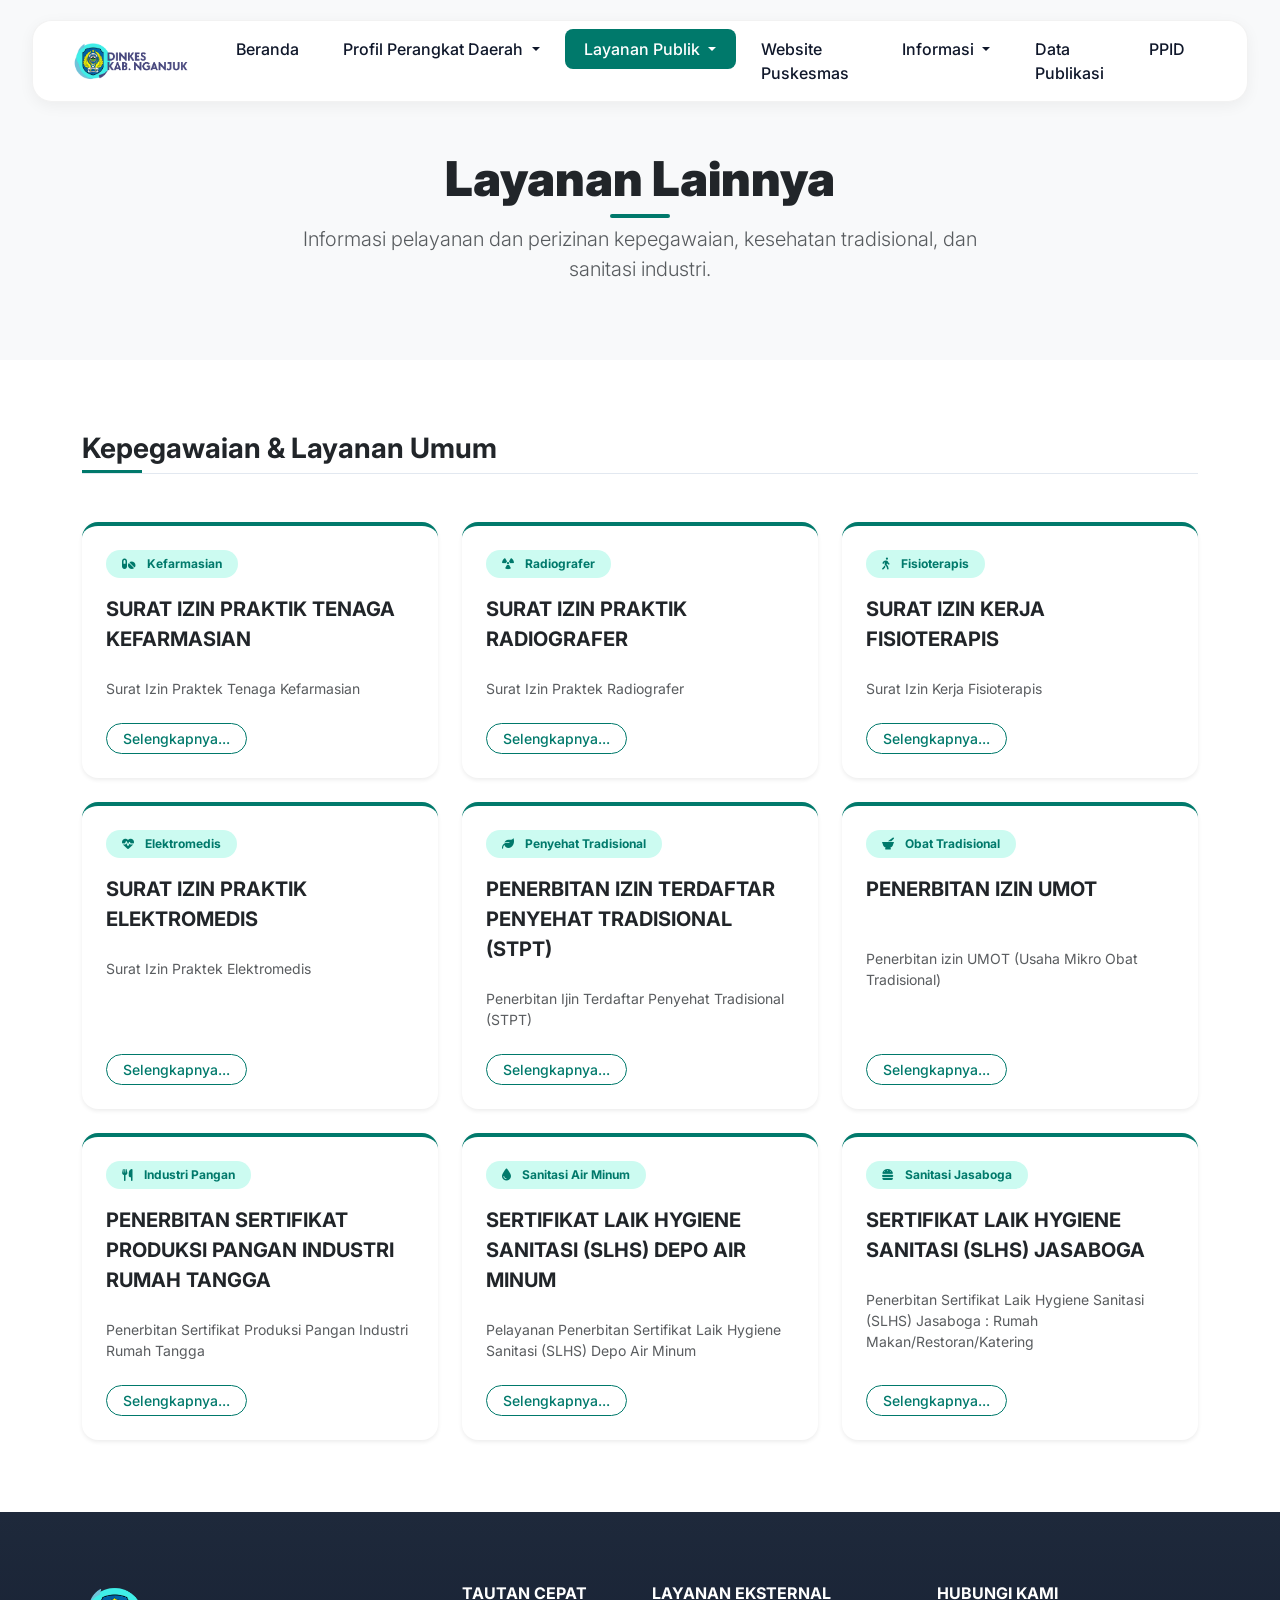
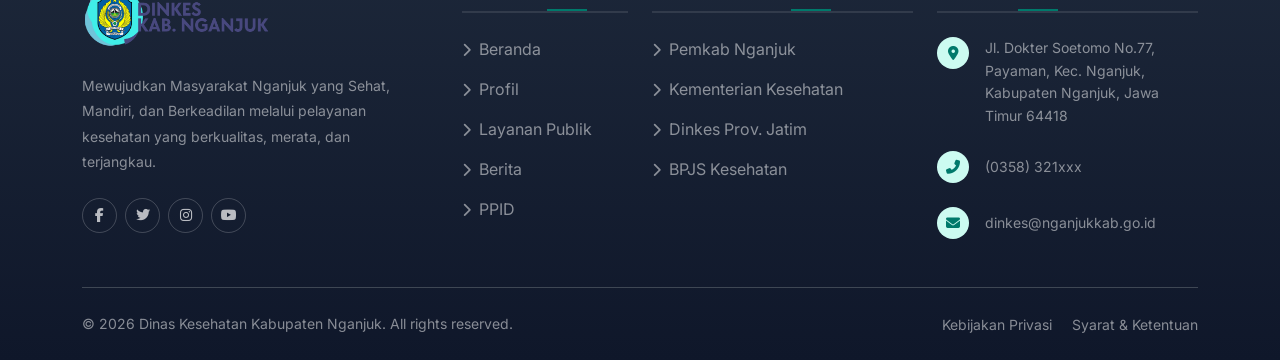
<file: lainnya.html>
<!DOCTYPE html>
<html lang="id">
<head>
    <meta charset="UTF-8">
    <meta name="viewport" content="width=device-width, initial-scale=1.0">
    <title>Layanan Lainnya - Dinas Kesehatan Kabupaten Nganjuk</title>
    <!-- Google Fonts: Inter -->
    <link rel="preconnect" href="https://fonts.googleapis.com">
    <link rel="preconnect" href="https://fonts.gstatic.com" crossorigin>
    <link href="https://fonts.googleapis.com/css2?family=Inter:wght@300;400;500;600;700&display=swap" rel="stylesheet">
    
    <!-- Bootstrap CSS -->
    <link href="https://cdn.jsdelivr.net/npm/bootstrap@5.3.2/dist/css/bootstrap.min.css" rel="stylesheet">
    
    <!-- FontAwesome -->
    <link rel="stylesheet" href="https://cdnjs.cloudflare.com/ajax/libs/font-awesome/6.4.2/css/all.min.css">
    
    <!-- Custom CSS -->
    <link rel="stylesheet" href="css/lainnya.css">
</head>
<body>

    <!-- Navbar -->
    <nav class="navbar navbar-expand-xl navbar-light custom-navbar">
        <div class="container-fluid px-3 px-xl-4">
            <a class="navbar-brand d-flex align-items-center" href="index.html">
                <img src="assets/logo-dinkes-web.webp" alt="Logo Dinkes Nganjuk" class="navbar-logo me-2">
            </a>
            <button class="navbar-toggler border-0 shadow-none bg-light" type="button" data-bs-toggle="collapse" data-bs-target="#mainNavbar" aria-controls="mainNavbar" aria-expanded="false" aria-label="Toggle navigation">
                <span class="navbar-toggler-icon"></span>
            </button>
            <div class="collapse navbar-collapse" id="mainNavbar">
                <ul class="navbar-nav ms-auto mb-2 mb-lg-0 fw-medium">
                    <li class="nav-item">
                        <a class="nav-link" aria-current="page" href="index.html">Beranda</a>
                    </li>
                    <li class="nav-item dropdown">
                        <a class="nav-link dropdown-toggle" href="#" role="button" data-bs-toggle="dropdown" aria-expanded="false">
                            Profil Perangkat Daerah
                        </a>
                        <ul class="dropdown-menu border-0 shadow-sm">
                            <li><a class="dropdown-item" href="profil.html">Profil Dinkes</a></li>
                            <li><a class="dropdown-item" href="tupoksi.html">Tupoksi Dinkes</a></li>
                            <li><a class="dropdown-item" href="visi-misi.html">Visi-Misi Kepala Daerah</a></li>
                            <li><a class="dropdown-item" href="maklumat.html">Maklumat Pelayanan</a></li>
                            <li><a class="dropdown-item" href="#">Mekanisme Pengaduan</a></li>
                            <li><a class="dropdown-item" href="motto.html">Motto Pelayanan</a></li>
                        </ul>
                    </li>
                    <li class="nav-item dropdown">
                        <a class="nav-link dropdown-toggle" href="#" role="button" data-bs-toggle="dropdown" aria-expanded="false">
                            Layanan Publik
                        </a>
                        <ul class="dropdown-menu border-0 shadow-sm">
                            <li><a class="dropdown-item" href="medis.html">Medis</a></li>
                            <li><a class="dropdown-item" href="faskes.html">Fasilitas Kesehatan</a></li>
                            <li><a class="dropdown-item" href="lainnya.html">Layanan Lainnya</a></li>
                        </ul>
                    </li>
                    <li class="nav-item">
                        <a class="nav-link" href="puskesmas.html">Website Puskesmas</a>
                    </li>
                    <li class="nav-item dropdown">
                        <a class="nav-link dropdown-toggle" href="#" role="button" data-bs-toggle="dropdown" aria-expanded="false">
                            Informasi
                        </a>
                        <ul class="dropdown-menu border-0 shadow-sm">
                            <li><a class="dropdown-item" href="#">RSD Nganjuk</a></li>
                            <li><a class="dropdown-item" href="#">RSD Kertosono</a></li>
                            <li><a class="dropdown-item" href="#">Lapor SP4N</a></li>
                            <li><a class="dropdown-item" href="#">SIPPN</a></li>
                        </ul>
                    </li>
                    <li class="nav-item">
                        <a class="nav-link" href="publikasi.html">Data Publikasi</a>
                    </li>
                    <li class="nav-item">
                        <a class="nav-link" href="ppid.html">PPID</a>
                    </li>
                </ul>
            </div>
        </div>
    </nav>

    <!-- Page Header -->
    <header class="bg-light" style="padding-top: 150px; padding-bottom: 60px;">
        <div class="container text-center">
            <h1 class="display-5 fw-black text-dark mb-3 section-title text-capitalize">Layanan Lainnya</h1>
            <p class="lead text-muted mx-auto" style="max-width: 700px;">Informasi pelayanan dan perizinan kepegawaian, kesehatan tradisional, dan sanitasi industri.</p>
        </div>
    </header>

    <!-- Content Section -->
    <section class="py-5 bg-white">
        <div class="container py-4">
            
            <div class="mb-5">
                <h3 class="fw-bold text-dark mb-4 position-relative pb-2 section-title-start text-start" style="border-bottom: 1px solid #e2e8f0;">
                    Kepegawaian & Layanan Umum
                    <span class="position-absolute bottom-0 start-0 bg-primary" style="height: 3px; width: 60px;"></span>
                </h3>
            </div>

            <div class="row g-4 justify-content-center">
                
                <!-- Card 1 -->
                <div class="col-md-6 col-lg-4">
                    <div class="card h-100 border-0 shadow-sm rounded-4 position-relative hover-shadow-lg transition-all" style="border-top: 4px solid var(--bs-primary) !important;">
                        <div class="card-body p-4 d-flex flex-column">
                            <div class="mb-3">
                                <span class="badge bg-primary-soft text-primary rounded-pill px-3 py-2 mb-3"><i class="fas fa-pills me-2"></i> Kefarmasian</span>
                                <h5 class="card-title fw-bold text-dark text-uppercase lh-base" style="min-height: 50px;">Surat Izin Praktik Tenaga Kefarmasian</h5>
                            </div>
                            <p class="card-text text-muted mb-4 small flex-grow-1">Surat Izin Praktek Tenaga Kefarmasian</p>
                            <a href="#" class="btn btn-outline-primary btn-sm rounded-pill align-self-start fw-medium px-3 mt-auto">Selengkapnya...</a>
                        </div>
                    </div>
                </div>

                <!-- Card 2 -->
                <div class="col-md-6 col-lg-4">
                    <div class="card h-100 border-0 shadow-sm rounded-4 position-relative hover-shadow-lg transition-all" style="border-top: 4px solid var(--bs-primary) !important;">
                        <div class="card-body p-4 d-flex flex-column">
                            <div class="mb-3">
                                <span class="badge bg-primary-soft text-primary rounded-pill px-3 py-2 mb-3"><i class="fas fa-radiation me-2"></i> Radiografer</span>
                                <h5 class="card-title fw-bold text-dark text-uppercase lh-base" style="min-height: 50px;">Surat Izin Praktik Radiografer</h5>
                            </div>
                            <p class="card-text text-muted mb-4 small flex-grow-1">Surat Izin Praktek Radiografer</p>
                            <a href="#" class="btn btn-outline-primary btn-sm rounded-pill align-self-start fw-medium px-3 mt-auto">Selengkapnya...</a>
                        </div>
                    </div>
                </div>

                <!-- Card 3 -->
                <div class="col-md-6 col-lg-4">
                    <div class="card h-100 border-0 shadow-sm rounded-4 position-relative hover-shadow-lg transition-all" style="border-top: 4px solid var(--bs-primary) !important;">
                        <div class="card-body p-4 d-flex flex-column">
                            <div class="mb-3">
                                <span class="badge bg-primary-soft text-primary rounded-pill px-3 py-2 mb-3"><i class="fas fa-walking me-2"></i> Fisioterapis</span>
                                <h5 class="card-title fw-bold text-dark text-uppercase lh-base" style="min-height: 50px;">Surat Izin Kerja Fisioterapis</h5>
                            </div>
                            <p class="card-text text-muted mb-4 small flex-grow-1">Surat Izin Kerja Fisioterapis</p>
                            <a href="#" class="btn btn-outline-primary btn-sm rounded-pill align-self-start fw-medium px-3 mt-auto">Selengkapnya...</a>
                        </div>
                    </div>
                </div>

                <!-- Card 4 -->
                <div class="col-md-6 col-lg-4">
                    <div class="card h-100 border-0 shadow-sm rounded-4 position-relative hover-shadow-lg transition-all" style="border-top: 4px solid var(--bs-primary) !important;">
                        <div class="card-body p-4 d-flex flex-column">
                            <div class="mb-3">
                                <span class="badge bg-primary-soft text-primary rounded-pill px-3 py-2 mb-3"><i class="fas fa-heartbeat me-2"></i> Elektromedis</span>
                                <h5 class="card-title fw-bold text-dark text-uppercase lh-base" style="min-height: 50px;">Surat Izin Praktik Elektromedis</h5>
                            </div>
                            <p class="card-text text-muted mb-4 small flex-grow-1">Surat Izin Praktek Elektromedis</p>
                            <a href="#" class="btn btn-outline-primary btn-sm rounded-pill align-self-start fw-medium px-3 mt-auto">Selengkapnya...</a>
                        </div>
                    </div>
                </div>

                <!-- Card 5 -->
                <div class="col-md-6 col-lg-4">
                    <div class="card h-100 border-0 shadow-sm rounded-4 position-relative hover-shadow-lg transition-all" style="border-top: 4px solid var(--bs-primary) !important;">
                        <div class="card-body p-4 d-flex flex-column">
                            <div class="mb-3">
                                <span class="badge bg-primary-soft text-primary rounded-pill px-3 py-2 mb-3"><i class="fas fa-leaf me-2"></i> Penyehat Tradisional</span>
                                <h5 class="card-title fw-bold text-dark text-uppercase lh-base" style="min-height: 50px;">Penerbitan Izin Terdaftar Penyehat Tradisional (STPT)</h5>
                            </div>
                            <p class="card-text text-muted mb-4 small flex-grow-1">Penerbitan Ijin Terdaftar Penyehat Tradisional (STPT)</p>
                            <a href="#" class="btn btn-outline-primary btn-sm rounded-pill align-self-start fw-medium px-3 mt-auto">Selengkapnya...</a>
                        </div>
                    </div>
                </div>

                <!-- Card 6 -->
                <div class="col-md-6 col-lg-4">
                    <div class="card h-100 border-0 shadow-sm rounded-4 position-relative hover-shadow-lg transition-all" style="border-top: 4px solid var(--bs-primary) !important;">
                        <div class="card-body p-4 d-flex flex-column">
                            <div class="mb-3">
                                <span class="badge bg-primary-soft text-primary rounded-pill px-3 py-2 mb-3"><i class="fas fa-mortar-pestle me-2"></i> Obat Tradisional</span>
                                <h5 class="card-title fw-bold text-dark text-uppercase lh-base" style="min-height: 50px;">Penerbitan Izin UMOT</h5>
                            </div>
                            <p class="card-text text-muted mb-4 small flex-grow-1">Penerbitan izin UMOT (Usaha Mikro Obat Tradisional)</p>
                            <a href="#" class="btn btn-outline-primary btn-sm rounded-pill align-self-start fw-medium px-3 mt-auto">Selengkapnya...</a>
                        </div>
                    </div>
                </div>

                <!-- Card 7 -->
                <div class="col-md-6 col-lg-4">
                    <div class="card h-100 border-0 shadow-sm rounded-4 position-relative hover-shadow-lg transition-all" style="border-top: 4px solid var(--bs-primary) !important;">
                        <div class="card-body p-4 d-flex flex-column">
                            <div class="mb-3">
                                <span class="badge bg-primary-soft text-primary rounded-pill px-3 py-2 mb-3"><i class="fas fa-utensils me-2"></i> Industri Pangan</span>
                                <h5 class="card-title fw-bold text-dark text-uppercase lh-base" style="min-height: 50px;">Penerbitan Sertifikat Produksi Pangan Industri Rumah Tangga</h5>
                            </div>
                            <p class="card-text text-muted mb-4 small flex-grow-1">Penerbitan Sertifikat Produksi Pangan Industri Rumah Tangga</p>
                            <a href="#" class="btn btn-outline-primary btn-sm rounded-pill align-self-start fw-medium px-3 mt-auto">Selengkapnya...</a>
                        </div>
                    </div>
                </div>

                <!-- Card 8 -->
                <div class="col-md-6 col-lg-4">
                    <div class="card h-100 border-0 shadow-sm rounded-4 position-relative hover-shadow-lg transition-all" style="border-top: 4px solid var(--bs-primary) !important;">
                        <div class="card-body p-4 d-flex flex-column">
                            <div class="mb-3">
                                <span class="badge bg-primary-soft text-primary rounded-pill px-3 py-2 mb-3"><i class="fas fa-tint me-2"></i> Sanitasi Air Minum</span>
                                <h5 class="card-title fw-bold text-dark text-uppercase lh-base" style="min-height: 50px;">Sertifikat Laik Hygiene Sanitasi (SLHS) Depo Air Minum</h5>
                            </div>
                            <p class="card-text text-muted mb-4 small flex-grow-1">Pelayanan Penerbitan Sertifikat Laik Hygiene Sanitasi (SLHS) Depo Air Minum</p>
                            <a href="#" class="btn btn-outline-primary btn-sm rounded-pill align-self-start fw-medium px-3 mt-auto">Selengkapnya...</a>
                        </div>
                    </div>
                </div>

                <!-- Card 9 -->
                <div class="col-md-6 col-lg-4">
                    <div class="card h-100 border-0 shadow-sm rounded-4 position-relative hover-shadow-lg transition-all" style="border-top: 4px solid var(--bs-primary) !important;">
                        <div class="card-body p-4 d-flex flex-column">
                            <div class="mb-3">
                                <span class="badge bg-primary-soft text-primary rounded-pill px-3 py-2 mb-3"><i class="fas fa-hamburger me-2"></i> Sanitasi Jasaboga</span>
                                <h5 class="card-title fw-bold text-dark text-uppercase lh-base" style="min-height: 50px;">Sertifikat Laik Hygiene Sanitasi (SLHS) Jasaboga</h5>
                            </div>
                            <p class="card-text text-muted mb-4 small flex-grow-1">Penerbitan Sertifikat Laik Hygiene Sanitasi (SLHS) Jasaboga : Rumah Makan/Restoran/Katering</p>
                            <a href="#" class="btn btn-outline-primary btn-sm rounded-pill align-self-start fw-medium px-3 mt-auto">Selengkapnya...</a>
                        </div>
                    </div>
                </div>

            </div>
        </div>
    </section>

    <!-- Footer -->
    <footer class="bg-dark text-white pt-5 pb-4">
        <div class="container pt-4">
            <div class="row mb-4">
                <div class="col-lg-4 col-md-6 mb-5 mb-lg-0">
                    <div class="mb-4">
                        <img src="assets/logo-dinkes-web.webp" alt="Logo Dinkes Nganjuk" class="img-fluid" style="max-height: 65px;">
                    </div>
                    <p class="text-white-50 small pe-lg-4 mb-4" style="line-height: 1.8;">Mewujudkan Masyarakat Nganjuk yang Sehat, Mandiri, dan Berkeadilan melalui pelayanan kesehatan yang berkualitas, merata, dan terjangkau.</p>
                    <div class="social-icons d-flex gap-2">
                        <a href="#" class="btn btn-outline-light btn-sm rounded-circle d-flex align-items-center justify-content-center" style="width: 35px; height: 35px;"><i class="fab fa-facebook-f"></i></a>
                        <a href="#" class="btn btn-outline-light btn-sm rounded-circle d-flex align-items-center justify-content-center" style="width: 35px; height: 35px;"><i class="fab fa-twitter"></i></a>
                        <a href="#" class="btn btn-outline-light btn-sm rounded-circle d-flex align-items-center justify-content-center" style="width: 35px; height: 35px;"><i class="fab fa-instagram"></i></a>
                        <a href="#" class="btn btn-outline-light btn-sm rounded-circle d-flex align-items-center justify-content-center" style="width: 35px; height: 35px;"><i class="fab fa-youtube"></i></a>
                    </div>
                </div>
                <div class="col-lg-2 col-md-6 mb-5 mb-lg-0">
                    <h6 class="text-uppercase fw-bold mb-4 position-relative pb-2" style="border-bottom: 2px solid rgba(255,255,255,0.1);">
                        Tautan Cepat
                        <span class="position-absolute bottom-0 left-0 bg-primary" style="height: 2px; width: 40px; margin-left: -40px;"></span>
                    </h6>
                    <ul class="list-unstyled footer-links">
                        <li class="mb-3"><a href="index.html" class="text-white-50 text-decoration-none"><i class="fas fa-chevron-right me-2 small"></i>Beranda</a></li>
                        <li class="mb-3"><a href="profil.html" class="text-white-50 text-decoration-none"><i class="fas fa-chevron-right me-2 small"></i>Profil</a></li>
                        <li class="mb-3"><a href="#" class="text-white-50 text-decoration-none"><i class="fas fa-chevron-right me-2 small"></i>Layanan Publik</a></li>
                        <li class="mb-3"><a href="#" class="text-white-50 text-decoration-none"><i class="fas fa-chevron-right me-2 small"></i>Berita</a></li>
                        <li class="mb-3"><a href="ppid.html" class="text-white-50 text-decoration-none"><i class="fas fa-chevron-right me-2 small"></i>PPID</a></li>
                    </ul>
                </div>
                <div class="col-lg-3 col-md-6 mb-5 mb-lg-0">
                    <h6 class="text-uppercase fw-bold mb-4 position-relative pb-2" style="border-bottom: 2px solid rgba(255,255,255,0.1);">
                        Layanan Eksternal
                        <span class="position-absolute bottom-0 left-0 bg-primary" style="height: 2px; width: 40px; margin-left: -40px;"></span>
                    </h6>
                    <ul class="list-unstyled footer-links">
                        <li class="mb-3"><a href="#" class="text-white-50 text-decoration-none"><i class="fas fa-chevron-right me-2 small"></i>Pemkab Nganjuk</a></li>
                        <li class="mb-3"><a href="#" class="text-white-50 text-decoration-none"><i class="fas fa-chevron-right me-2 small"></i>Kementerian Kesehatan</a></li>
                        <li class="mb-3"><a href="#" class="text-white-50 text-decoration-none"><i class="fas fa-chevron-right me-2 small"></i>Dinkes Prov. Jatim</a></li>
                        <li class="mb-3"><a href="#" class="text-white-50 text-decoration-none"><i class="fas fa-chevron-right me-2 small"></i>BPJS Kesehatan</a></li>
                    </ul>
                </div>
                <div class="col-lg-3 col-md-6 mb-5 mb-lg-0">
                    <h6 class="text-uppercase fw-bold mb-4 position-relative pb-2" style="border-bottom: 2px solid rgba(255,255,255,0.1);">
                        Hubungi Kami
                        <span class="position-absolute bottom-0 left-0 bg-primary" style="height: 2px; width: 40px; margin-left: -40px;"></span>
                    </h6>
                    <ul class="list-unstyled text-white-50 small">
                        <li class="mb-4 d-flex">
                            <div class="bg-primary-soft rounded-circle d-flex align-items-center justify-content-center me-3 flex-shrink-0" style="width: 32px; height: 32px;">
                                <i class="fas fa-map-marker-alt text-primary"></i>
                            </div>
                            <span style="line-height: 1.6;">Jl. Dokter Soetomo No.77, Payaman, Kec. Nganjuk, Kabupaten Nganjuk, Jawa Timur 64418</span>
                        </li>
                        <li class="mb-4 d-flex align-items-center">
                            <div class="bg-primary-soft rounded-circle d-flex align-items-center justify-content-center me-3 flex-shrink-0" style="width: 32px; height: 32px;">
                                <i class="fas fa-phone-alt text-primary"></i>
                            </div>
                            <span>(0358) 321xxx</span>
                        </li>
                        <li class="mb-4 d-flex align-items-center">
                            <div class="bg-primary-soft rounded-circle d-flex align-items-center justify-content-center me-3 flex-shrink-0" style="width: 32px; height: 32px;">
                                <i class="fas fa-envelope text-primary"></i>
                            </div>
                            <span>dinkes@nganjukkab.go.id</span>
                        </li>
                    </ul>
                </div>
            </div>
            <hr class="border-secondary mt-2 mb-4 opacity-50">
            <div class="row align-items-center">
                <div class="col-md-6 text-center text-md-start">
                    <p class="text-white-50 small mb-0">&copy; 2026 Dinas Kesehatan Kabupaten Nganjuk. All rights reserved.</p>
                </div>
                <div class="col-md-6 text-center text-md-end mt-3 mt-md-0">
                    <a href="#" class="text-white-50 small text-decoration-none me-3 hover-white">Kebijakan Privasi</a>
                    <a href="#" class="text-white-50 small text-decoration-none hover-white">Syarat & Ketentuan</a>
                </div>
            </div>
        </div>
    </footer>

    <!-- Bootstrap Bundle with Popper -->
    <script src="https://cdn.jsdelivr.net/npm/bootstrap@5.3.2/dist/js/bootstrap.bundle.min.js"></script>
    
    <!-- Custom Script for Navbar Scroll -->
    <script>
        document.addEventListener("DOMContentLoaded", function(){
            // Set active nav link
            let currentPath = window.location.pathname.split('/').pop();
            if (currentPath === '') currentPath = 'index.html';
            
            document.querySelectorAll('.navbar-nav .nav-link, .navbar-nav .dropdown-item').forEach(link => {
                link.classList.remove('active');
                if (link.getAttribute('href') === currentPath) {
                    link.classList.add('active');
                    let dropdown = link.closest('.dropdown');
                    if (dropdown) {
                        let toggle = dropdown.querySelector('.nav-link.dropdown-toggle');
                        if (toggle) toggle.classList.add('active');
                    }
                }
            });

            window.addEventListener('scroll', function() {
                if (window.scrollY > 50) {
                    document.querySelector('.custom-navbar').classList.add('scrolled');
                } else {
                    document.querySelector('.custom-navbar').classList.remove('scrolled');
                }
            });
        });
    </script>
</body>
</html>
</file>
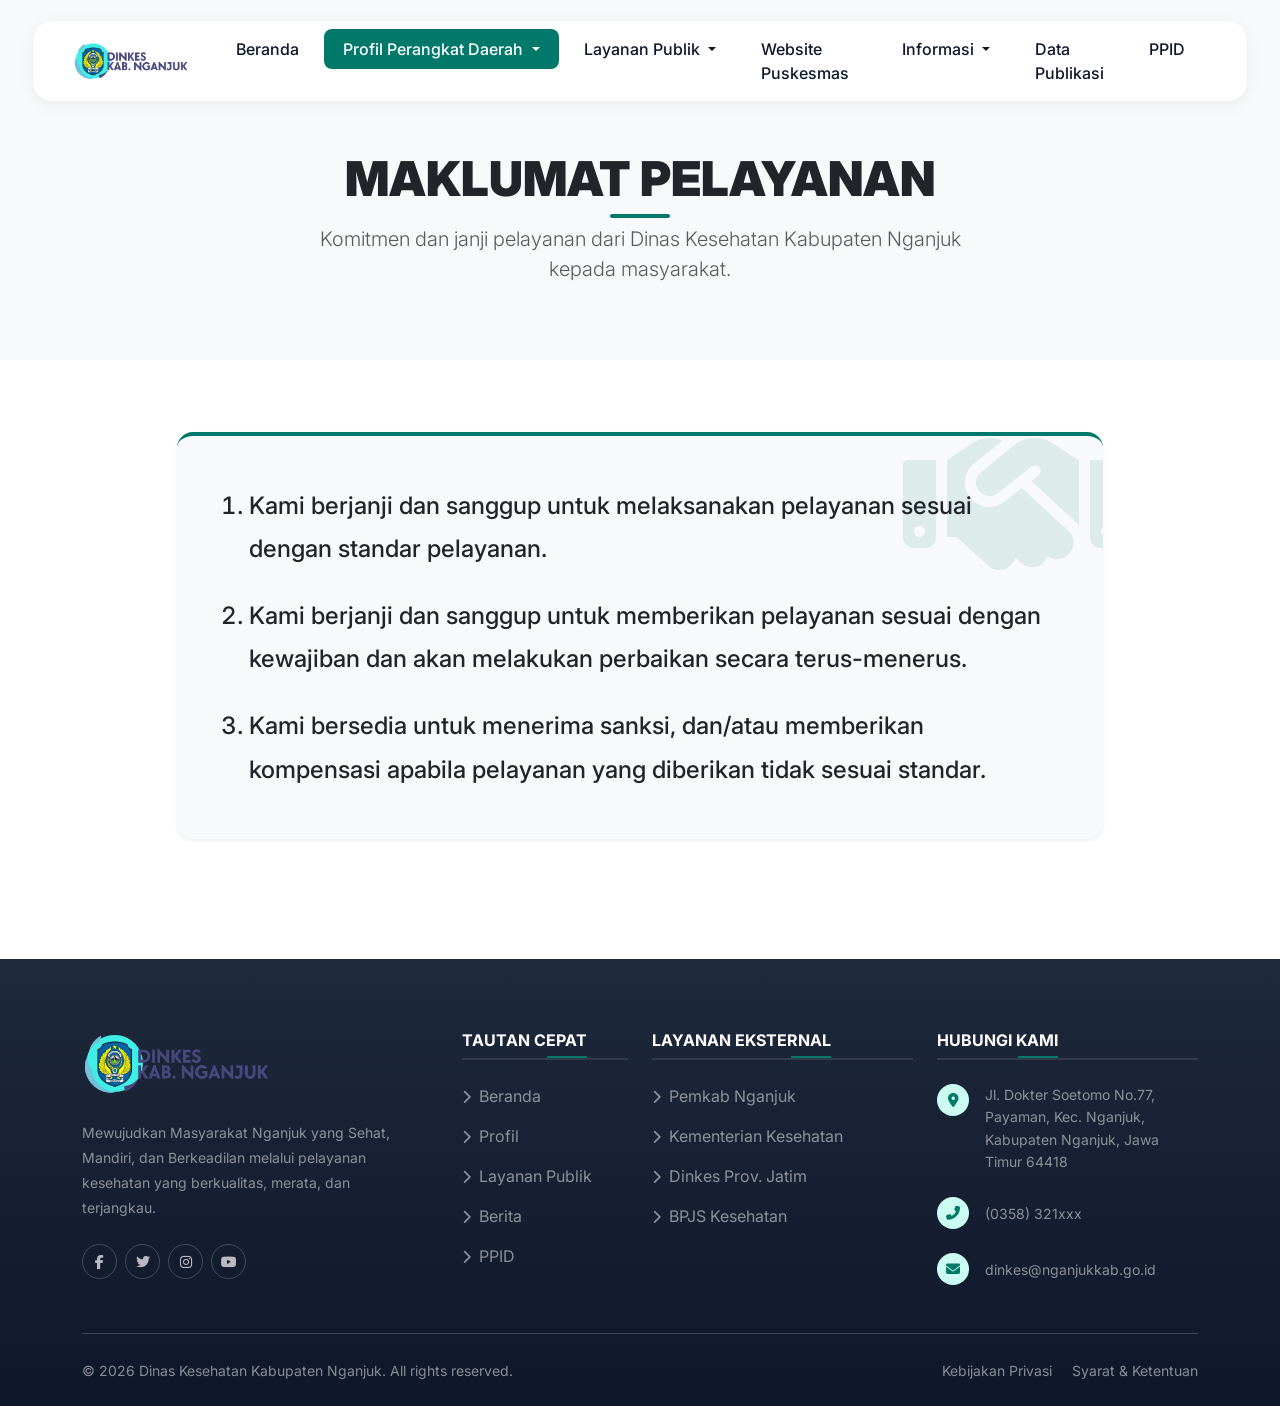
<file: maklumat.html>
<!DOCTYPE html>
<html lang="id">
<head>
    <meta charset="UTF-8">
    <meta name="viewport" content="width=device-width, initial-scale=1.0">
    <title>Maklumat Pelayanan - Dinas Kesehatan Kabupaten Nganjuk</title>
    <!-- Google Fonts: Inter -->
    <link rel="preconnect" href="https://fonts.googleapis.com">
    <link rel="preconnect" href="https://fonts.gstatic.com" crossorigin>
    <link href="https://fonts.googleapis.com/css2?family=Inter:wght@300;400;500;600;700&display=swap" rel="stylesheet">
    
    <!-- Bootstrap CSS -->
    <link href="https://cdn.jsdelivr.net/npm/bootstrap@5.3.2/dist/css/bootstrap.min.css" rel="stylesheet">
    
    <!-- FontAwesome -->
    <link rel="stylesheet" href="https://cdnjs.cloudflare.com/ajax/libs/font-awesome/6.4.2/css/all.min.css">
    
    <!-- Custom CSS -->
    <link rel="stylesheet" href="css/maklumat.css">
</head>
<body>

    <!-- Navbar -->
    <nav class="navbar navbar-expand-xl navbar-light custom-navbar">
        <div class="container-fluid px-3 px-xl-4">
            <a class="navbar-brand d-flex align-items-center" href="index.html">
                <img src="assets/logo-dinkes-web.webp" alt="Logo Dinkes Nganjuk" class="navbar-logo me-2">
            </a>
            <button class="navbar-toggler border-0 shadow-none bg-light" type="button" data-bs-toggle="collapse" data-bs-target="#mainNavbar" aria-controls="mainNavbar" aria-expanded="false" aria-label="Toggle navigation">
                <span class="navbar-toggler-icon"></span>
            </button>
            <div class="collapse navbar-collapse" id="mainNavbar">
                <ul class="navbar-nav ms-auto mb-2 mb-lg-0 fw-medium">
                    <li class="nav-item">
                        <a class="nav-link" aria-current="page" href="index.html">Beranda</a>
                    </li>
                    <li class="nav-item dropdown">
                        <a class="nav-link dropdown-toggle" href="#" role="button" data-bs-toggle="dropdown" aria-expanded="false">
                            Profil Perangkat Daerah
                        </a>
                        <ul class="dropdown-menu border-0 shadow-sm">
                            <li><a class="dropdown-item" href="profil.html">Profil Dinkes</a></li>
                            <li><a class="dropdown-item" href="tupoksi.html">Tupoksi Dinkes</a></li>
                            <li><a class="dropdown-item" href="visi-misi.html">Visi-Misi Kepala Daerah</a></li>
                            <li><a class="dropdown-item" href="maklumat.html">Maklumat Pelayanan</a></li>
                            <li><a class="dropdown-item" href="#">Mekanisme Pengaduan</a></li>
                            <li><a class="dropdown-item" href="motto.html">Motto Pelayanan</a></li>
                        </ul>
                    </li>
                    <li class="nav-item dropdown">
                        <a class="nav-link dropdown-toggle" href="#" role="button" data-bs-toggle="dropdown" aria-expanded="false">
                            Layanan Publik
                        </a>
                        <ul class="dropdown-menu border-0 shadow-sm">
                            <li><a class="dropdown-item" href="medis.html">Medis</a></li>
                            <li><a class="dropdown-item" href="faskes.html">Fasilitas Kesehatan</a></li>
                            <li><a class="dropdown-item" href="lainnya.html">Layanan Lainnya</a></li>
                        </ul>
                    </li>
                    <li class="nav-item">
                        <a class="nav-link" href="puskesmas.html">Website Puskesmas</a>
                    </li>
                    <li class="nav-item dropdown">
                        <a class="nav-link dropdown-toggle" href="#" role="button" data-bs-toggle="dropdown" aria-expanded="false">
                            Informasi
                        </a>
                        <ul class="dropdown-menu border-0 shadow-sm">
                            <li><a class="dropdown-item" href="#">RSD Nganjuk</a></li>
                            <li><a class="dropdown-item" href="#">RSD Kertosono</a></li>
                            <li><a class="dropdown-item" href="#">Lapor SP4N</a></li>
                            <li><a class="dropdown-item" href="#">SIPPN</a></li>
                        </ul>
                    </li>
                    <li class="nav-item">
                        <a class="nav-link" href="publikasi.html">Data Publikasi</a>
                    </li>
                    <li class="nav-item">
                        <a class="nav-link" href="ppid.html">PPID</a>
                    </li>
                </ul>
            </div>
        </div>
    </nav>

    <!-- Page Header -->
    <header class="bg-light" style="padding-top: 150px; padding-bottom: 60px;">
        <div class="container text-center">
            <h1 class="display-5 fw-black text-dark mb-3 section-title text-uppercase">Maklumat Pelayanan</h1>
            <p class="lead text-muted mx-auto" style="max-width: 700px;">Komitmen dan janji pelayanan dari Dinas Kesehatan Kabupaten Nganjuk kepada masyarakat.</p>
        </div>
    </header>

    <!-- Content Section -->
    <section class="py-5 bg-white">
        <div class="container py-4">
            <div class="row justify-content-center">
                <div class="col-lg-10">
                    <div class="article-content" style="line-height: 1.8; font-size: 1.1rem; color: #475569;">
                        
                        <div class="mb-5 bg-light p-5 rounded-4 shadow-sm border-top border-4 border-primary position-relative overflow-hidden">
                            <!-- Decorative background accent -->
                            <div class="position-absolute opacity-10" style="top: -20px; right: -20px;">
                                <i class="fas fa-handshake fa-10x text-primary" style="opacity: 0.1;"></i>
                            </div>

                            <ol class="fs-4 text-dark mb-0 fw-medium position-relative z-1 ps-4" style="line-height: 1.8;">
                                <li class="mb-4">Kami berjanji dan sanggup untuk melaksanakan pelayanan sesuai dengan standar pelayanan.</li>
                                <li class="mb-4">Kami berjanji dan sanggup untuk memberikan pelayanan sesuai dengan kewajiban dan akan melakukan perbaikan secara terus-menerus.</li>
                                <li>Kami bersedia untuk menerima sanksi, dan/atau memberikan kompensasi apabila pelayanan yang diberikan tidak sesuai standar.</li>
                            </ol>
                        </div>

                    </div>
                </div>
            </div>
        </div>
    </section>

    <!-- Footer -->
    <footer class="bg-dark text-white pt-5 pb-4">
        <div class="container pt-4">
            <div class="row mb-4">
                <div class="col-lg-4 col-md-6 mb-5 mb-lg-0">
                    <div class="mb-4">
                        <img src="assets/logo-dinkes-web.webp" alt="Logo Dinkes Nganjuk" class="img-fluid" style="max-height: 65px;">
                    </div>
                    <p class="text-white-50 small pe-lg-4 mb-4" style="line-height: 1.8;">Mewujudkan Masyarakat Nganjuk yang Sehat, Mandiri, dan Berkeadilan melalui pelayanan kesehatan yang berkualitas, merata, dan terjangkau.</p>
                    <div class="social-icons d-flex gap-2">
                        <a href="#" class="btn btn-outline-light btn-sm rounded-circle d-flex align-items-center justify-content-center" style="width: 35px; height: 35px;"><i class="fab fa-facebook-f"></i></a>
                        <a href="#" class="btn btn-outline-light btn-sm rounded-circle d-flex align-items-center justify-content-center" style="width: 35px; height: 35px;"><i class="fab fa-twitter"></i></a>
                        <a href="#" class="btn btn-outline-light btn-sm rounded-circle d-flex align-items-center justify-content-center" style="width: 35px; height: 35px;"><i class="fab fa-instagram"></i></a>
                        <a href="#" class="btn btn-outline-light btn-sm rounded-circle d-flex align-items-center justify-content-center" style="width: 35px; height: 35px;"><i class="fab fa-youtube"></i></a>
                    </div>
                </div>
                <div class="col-lg-2 col-md-6 mb-5 mb-lg-0">
                    <h6 class="text-uppercase fw-bold mb-4 position-relative pb-2" style="border-bottom: 2px solid rgba(255,255,255,0.1);">
                        Tautan Cepat
                        <span class="position-absolute bottom-0 left-0 bg-primary" style="height: 2px; width: 40px; margin-left: -40px;"></span>
                    </h6>
                    <ul class="list-unstyled footer-links">
                        <li class="mb-3"><a href="index.html" class="text-white-50 text-decoration-none"><i class="fas fa-chevron-right me-2 small"></i>Beranda</a></li>
                        <li class="mb-3"><a href="profil.html" class="text-white-50 text-decoration-none"><i class="fas fa-chevron-right me-2 small"></i>Profil</a></li>
                        <li class="mb-3"><a href="#" class="text-white-50 text-decoration-none"><i class="fas fa-chevron-right me-2 small"></i>Layanan Publik</a></li>
                        <li class="mb-3"><a href="#" class="text-white-50 text-decoration-none"><i class="fas fa-chevron-right me-2 small"></i>Berita</a></li>
                        <li class="mb-3"><a href="ppid.html" class="text-white-50 text-decoration-none"><i class="fas fa-chevron-right me-2 small"></i>PPID</a></li>
                    </ul>
                </div>
                <div class="col-lg-3 col-md-6 mb-5 mb-lg-0">
                    <h6 class="text-uppercase fw-bold mb-4 position-relative pb-2" style="border-bottom: 2px solid rgba(255,255,255,0.1);">
                        Layanan Eksternal
                        <span class="position-absolute bottom-0 left-0 bg-primary" style="height: 2px; width: 40px; margin-left: -40px;"></span>
                    </h6>
                    <ul class="list-unstyled footer-links">
                        <li class="mb-3"><a href="#" class="text-white-50 text-decoration-none"><i class="fas fa-chevron-right me-2 small"></i>Pemkab Nganjuk</a></li>
                        <li class="mb-3"><a href="#" class="text-white-50 text-decoration-none"><i class="fas fa-chevron-right me-2 small"></i>Kementerian Kesehatan</a></li>
                        <li class="mb-3"><a href="#" class="text-white-50 text-decoration-none"><i class="fas fa-chevron-right me-2 small"></i>Dinkes Prov. Jatim</a></li>
                        <li class="mb-3"><a href="#" class="text-white-50 text-decoration-none"><i class="fas fa-chevron-right me-2 small"></i>BPJS Kesehatan</a></li>
                    </ul>
                </div>
                <div class="col-lg-3 col-md-6 mb-5 mb-lg-0">
                    <h6 class="text-uppercase fw-bold mb-4 position-relative pb-2" style="border-bottom: 2px solid rgba(255,255,255,0.1);">
                        Hubungi Kami
                        <span class="position-absolute bottom-0 left-0 bg-primary" style="height: 2px; width: 40px; margin-left: -40px;"></span>
                    </h6>
                    <ul class="list-unstyled text-white-50 small">
                        <li class="mb-4 d-flex">
                            <div class="bg-primary-soft rounded-circle d-flex align-items-center justify-content-center me-3 flex-shrink-0" style="width: 32px; height: 32px;">
                                <i class="fas fa-map-marker-alt text-primary"></i>
                            </div>
                            <span style="line-height: 1.6;">Jl. Dokter Soetomo No.77, Payaman, Kec. Nganjuk, Kabupaten Nganjuk, Jawa Timur 64418</span>
                        </li>
                        <li class="mb-4 d-flex align-items-center">
                            <div class="bg-primary-soft rounded-circle d-flex align-items-center justify-content-center me-3 flex-shrink-0" style="width: 32px; height: 32px;">
                                <i class="fas fa-phone-alt text-primary"></i>
                            </div>
                            <span>(0358) 321xxx</span>
                        </li>
                        <li class="mb-4 d-flex align-items-center">
                            <div class="bg-primary-soft rounded-circle d-flex align-items-center justify-content-center me-3 flex-shrink-0" style="width: 32px; height: 32px;">
                                <i class="fas fa-envelope text-primary"></i>
                            </div>
                            <span>dinkes@nganjukkab.go.id</span>
                        </li>
                    </ul>
                </div>
            </div>
            <hr class="border-secondary mt-2 mb-4 opacity-50">
            <div class="row align-items-center">
                <div class="col-md-6 text-center text-md-start">
                    <p class="text-white-50 small mb-0">&copy; 2026 Dinas Kesehatan Kabupaten Nganjuk. All rights reserved.</p>
                </div>
                <div class="col-md-6 text-center text-md-end mt-3 mt-md-0">
                    <a href="#" class="text-white-50 small text-decoration-none me-3 hover-white">Kebijakan Privasi</a>
                    <a href="#" class="text-white-50 small text-decoration-none hover-white">Syarat & Ketentuan</a>
                </div>
            </div>
        </div>
    </footer>

    <!-- Bootstrap Bundle with Popper -->
    <script src="https://cdn.jsdelivr.net/npm/bootstrap@5.3.2/dist/js/bootstrap.bundle.min.js"></script>
    
    <!-- Custom Script for Navbar Scroll -->
    <script>
        document.addEventListener("DOMContentLoaded", function(){
            // Set active nav link
            let currentPath = window.location.pathname.split('/').pop();
            if (currentPath === '') currentPath = 'index.html';
            
            document.querySelectorAll('.navbar-nav .nav-link, .navbar-nav .dropdown-item').forEach(link => {
                link.classList.remove('active');
                if (link.getAttribute('href') === currentPath) {
                    link.classList.add('active');
                    let dropdown = link.closest('.dropdown');
                    if (dropdown) {
                        let toggle = dropdown.querySelector('.nav-link.dropdown-toggle');
                        if (toggle) toggle.classList.add('active');
                    }
                }
            });

            window.addEventListener('scroll', function() {
                if (window.scrollY > 50) {
                    document.querySelector('.custom-navbar').classList.add('scrolled');
                } else {
                    document.querySelector('.custom-navbar').classList.remove('scrolled');
                }
            });
        });
    </script>
</body>
</html>
</file>
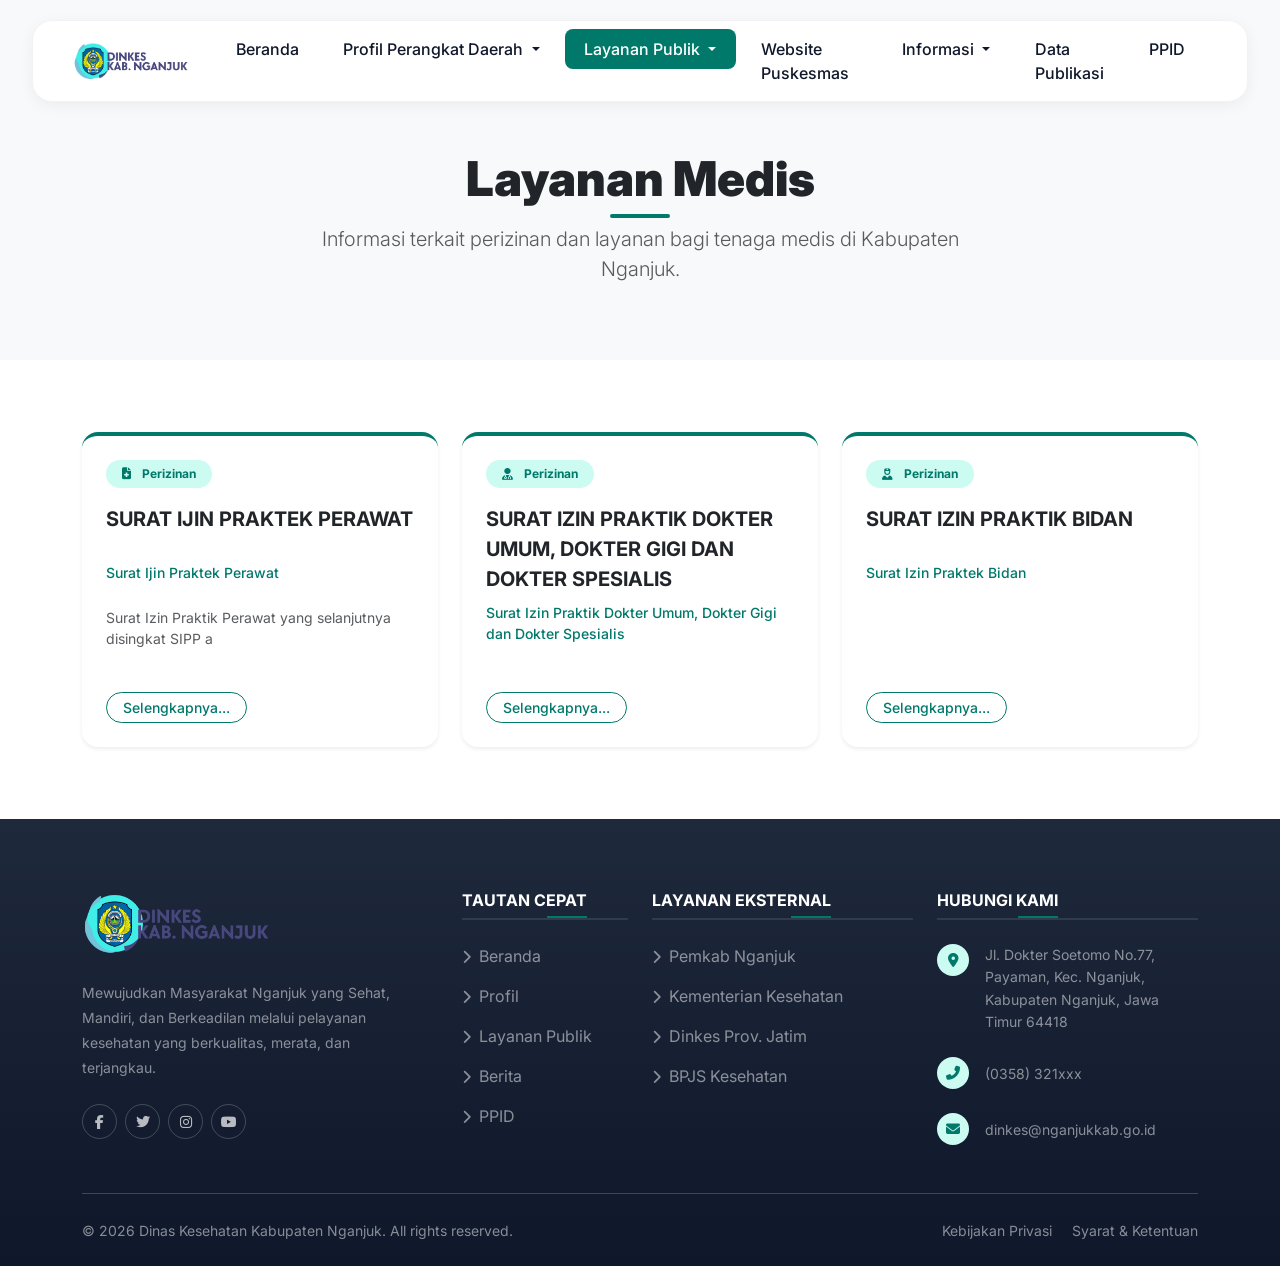
<file: medis.html>
<!DOCTYPE html>
<html lang="id">
<head>
    <meta charset="UTF-8">
    <meta name="viewport" content="width=device-width, initial-scale=1.0">
    <title>Layanan Medis - Dinas Kesehatan Kabupaten Nganjuk</title>
    <!-- Google Fonts: Inter -->
    <link rel="preconnect" href="https://fonts.googleapis.com">
    <link rel="preconnect" href="https://fonts.gstatic.com" crossorigin>
    <link href="https://fonts.googleapis.com/css2?family=Inter:wght@300;400;500;600;700&display=swap" rel="stylesheet">
    
    <!-- Bootstrap CSS -->
    <link href="https://cdn.jsdelivr.net/npm/bootstrap@5.3.2/dist/css/bootstrap.min.css" rel="stylesheet">
    
    <!-- FontAwesome -->
    <link rel="stylesheet" href="https://cdnjs.cloudflare.com/ajax/libs/font-awesome/6.4.2/css/all.min.css">
    
    <!-- Custom CSS -->
    <link rel="stylesheet" href="css/medis.css">
</head>
<body>

    <!-- Navbar -->
    <nav class="navbar navbar-expand-xl navbar-light custom-navbar">
        <div class="container-fluid px-3 px-xl-4">
            <a class="navbar-brand d-flex align-items-center" href="index.html">
                <img src="assets/logo-dinkes-web.webp" alt="Logo Dinkes Nganjuk" class="navbar-logo me-2">
            </a>
            <button class="navbar-toggler border-0 shadow-none bg-light" type="button" data-bs-toggle="collapse" data-bs-target="#mainNavbar" aria-controls="mainNavbar" aria-expanded="false" aria-label="Toggle navigation">
                <span class="navbar-toggler-icon"></span>
            </button>
            <div class="collapse navbar-collapse" id="mainNavbar">
                <ul class="navbar-nav ms-auto mb-2 mb-lg-0 fw-medium">
                    <li class="nav-item">
                        <a class="nav-link" aria-current="page" href="index.html">Beranda</a>
                    </li>
                    <li class="nav-item dropdown">
                        <a class="nav-link dropdown-toggle" href="#" role="button" data-bs-toggle="dropdown" aria-expanded="false">
                            Profil Perangkat Daerah
                        </a>
                        <ul class="dropdown-menu border-0 shadow-sm">
                            <li><a class="dropdown-item" href="profil.html">Profil Dinkes</a></li>
                            <li><a class="dropdown-item" href="tupoksi.html">Tupoksi Dinkes</a></li>
                            <li><a class="dropdown-item" href="visi-misi.html">Visi-Misi Kepala Daerah</a></li>
                            <li><a class="dropdown-item" href="maklumat.html">Maklumat Pelayanan</a></li>
                            <li><a class="dropdown-item" href="#">Mekanisme Pengaduan</a></li>
                            <li><a class="dropdown-item" href="motto.html">Motto Pelayanan</a></li>
                        </ul>
                    </li>
                    <li class="nav-item dropdown">
                        <a class="nav-link dropdown-toggle" href="#" role="button" data-bs-toggle="dropdown" aria-expanded="false">
                            Layanan Publik
                        </a>
                        <ul class="dropdown-menu border-0 shadow-sm">
                            <li><a class="dropdown-item" href="medis.html">Medis</a></li>
                            <li><a class="dropdown-item" href="faskes.html">Fasilitas Kesehatan</a></li>
                            <li><a class="dropdown-item" href="lainnya.html">Layanan Lainnya</a></li>
                        </ul>
                    </li>
                    <li class="nav-item">
                        <a class="nav-link" href="puskesmas.html">Website Puskesmas</a>
                    </li>
                    <li class="nav-item dropdown">
                        <a class="nav-link dropdown-toggle" href="#" role="button" data-bs-toggle="dropdown" aria-expanded="false">
                            Informasi
                        </a>
                        <ul class="dropdown-menu border-0 shadow-sm">
                            <li><a class="dropdown-item" href="#">RSD Nganjuk</a></li>
                            <li><a class="dropdown-item" href="#">RSD Kertosono</a></li>
                            <li><a class="dropdown-item" href="#">Lapor SP4N</a></li>
                            <li><a class="dropdown-item" href="#">SIPPN</a></li>
                        </ul>
                    </li>
                    <li class="nav-item">
                        <a class="nav-link" href="publikasi.html">Data Publikasi</a>
                    </li>
                    <li class="nav-item">
                        <a class="nav-link" href="ppid.html">PPID</a>
                    </li>
                </ul>
            </div>
        </div>
    </nav>

    <!-- Page Header -->
    <header class="bg-light" style="padding-top: 150px; padding-bottom: 60px;">
        <div class="container text-center">
            <h1 class="display-5 fw-black text-dark mb-3 section-title text-capitalize">Layanan Medis</h1>
            <p class="lead text-muted mx-auto" style="max-width: 700px;">Informasi terkait perizinan dan layanan bagi tenaga medis di Kabupaten Nganjuk.</p>
        </div>
    </header>

    <!-- Content Section -->
    <section class="py-5 bg-white">
        <div class="container py-4">
            <div class="row g-4 justify-content-center">
                
                <!-- Card 1 -->
                <div class="col-md-6 col-lg-4">
                    <div class="card h-100 border-0 shadow-sm rounded-4 position-relative hover-shadow-lg transition-all" style="border-top: 4px solid var(--bs-primary) !important;">
                        <div class="card-body p-4 d-flex flex-column">
                            <div class="mb-3">
                                <span class="badge bg-primary-soft text-primary rounded-pill px-3 py-2 mb-3"><i class="fas fa-file-medical me-2"></i> Perizinan</span>
                                <h5 class="card-title fw-bold text-dark text-uppercase lh-base" style="min-height: 50px;">Surat Ijin Praktek Perawat</h5>
                                <p class="text-primary fw-medium small mb-2">Surat Ijin Praktek Perawat</p>
                            </div>
                            <p class="card-text text-muted mb-4 small flex-grow-1">Surat Izin Praktik Perawat yang selanjutnya disingkat SIPP a</p>
                            <a href="#" class="btn btn-outline-primary btn-sm rounded-pill align-self-start fw-medium px-3 mt-auto">Selengkapnya...</a>
                        </div>
                    </div>
                </div>

                <!-- Card 2 -->
                <div class="col-md-6 col-lg-4">
                    <div class="card h-100 border-0 shadow-sm rounded-4 position-relative hover-shadow-lg transition-all" style="border-top: 4px solid var(--bs-primary) !important;">
                        <div class="card-body p-4 d-flex flex-column">
                            <div class="mb-3">
                                <span class="badge bg-primary-soft text-primary rounded-pill px-3 py-2 mb-3"><i class="fas fa-user-md me-2"></i> Perizinan</span>
                                <h5 class="card-title fw-bold text-dark text-uppercase lh-base" style="min-height: 50px;">Surat Izin Praktik Dokter Umum, Dokter Gigi dan Dokter Spesialis</h5>
                                <p class="text-primary fw-medium small mb-2">Surat Izin Praktik Dokter Umum, Dokter Gigi dan Dokter Spesialis</p>
                            </div>
                            <p class="card-text text-muted mb-4 small flex-grow-1"></p>
                            <a href="#" class="btn btn-outline-primary btn-sm rounded-pill align-self-start fw-medium px-3 mt-auto">Selengkapnya...</a>
                        </div>
                    </div>
                </div>

                <!-- Card 3 -->
                <div class="col-md-6 col-lg-4">
                    <div class="card h-100 border-0 shadow-sm rounded-4 position-relative hover-shadow-lg transition-all" style="border-top: 4px solid var(--bs-primary) !important;">
                        <div class="card-body p-4 d-flex flex-column">
                            <div class="mb-3">
                                <span class="badge bg-primary-soft text-primary rounded-pill px-3 py-2 mb-3"><i class="fas fa-user-nurse me-2"></i> Perizinan</span>
                                <h5 class="card-title fw-bold text-dark text-uppercase lh-base" style="min-height: 50px;">Surat Izin Praktik Bidan</h5>
                                <p class="text-primary fw-medium small mb-2">Surat Izin Praktek Bidan</p>
                            </div>
                            <p class="card-text text-muted mb-4 small flex-grow-1"></p>
                            <a href="#" class="btn btn-outline-primary btn-sm rounded-pill align-self-start fw-medium px-3 mt-auto">Selengkapnya...</a>
                        </div>
                    </div>
                </div>

            </div>
        </div>
    </section>

    <!-- Footer -->
    <footer class="bg-dark text-white pt-5 pb-4">
        <div class="container pt-4">
            <div class="row mb-4">
                <div class="col-lg-4 col-md-6 mb-5 mb-lg-0">
                    <div class="mb-4">
                        <img src="assets/logo-dinkes-web.webp" alt="Logo Dinkes Nganjuk" class="img-fluid" style="max-height: 65px;">
                    </div>
                    <p class="text-white-50 small pe-lg-4 mb-4" style="line-height: 1.8;">Mewujudkan Masyarakat Nganjuk yang Sehat, Mandiri, dan Berkeadilan melalui pelayanan kesehatan yang berkualitas, merata, dan terjangkau.</p>
                    <div class="social-icons d-flex gap-2">
                        <a href="#" class="btn btn-outline-light btn-sm rounded-circle d-flex align-items-center justify-content-center" style="width: 35px; height: 35px;"><i class="fab fa-facebook-f"></i></a>
                        <a href="#" class="btn btn-outline-light btn-sm rounded-circle d-flex align-items-center justify-content-center" style="width: 35px; height: 35px;"><i class="fab fa-twitter"></i></a>
                        <a href="#" class="btn btn-outline-light btn-sm rounded-circle d-flex align-items-center justify-content-center" style="width: 35px; height: 35px;"><i class="fab fa-instagram"></i></a>
                        <a href="#" class="btn btn-outline-light btn-sm rounded-circle d-flex align-items-center justify-content-center" style="width: 35px; height: 35px;"><i class="fab fa-youtube"></i></a>
                    </div>
                </div>
                <div class="col-lg-2 col-md-6 mb-5 mb-lg-0">
                    <h6 class="text-uppercase fw-bold mb-4 position-relative pb-2" style="border-bottom: 2px solid rgba(255,255,255,0.1);">
                        Tautan Cepat
                        <span class="position-absolute bottom-0 left-0 bg-primary" style="height: 2px; width: 40px; margin-left: -40px;"></span>
                    </h6>
                    <ul class="list-unstyled footer-links">
                        <li class="mb-3"><a href="index.html" class="text-white-50 text-decoration-none"><i class="fas fa-chevron-right me-2 small"></i>Beranda</a></li>
                        <li class="mb-3"><a href="profil.html" class="text-white-50 text-decoration-none"><i class="fas fa-chevron-right me-2 small"></i>Profil</a></li>
                        <li class="mb-3"><a href="#" class="text-white-50 text-decoration-none"><i class="fas fa-chevron-right me-2 small"></i>Layanan Publik</a></li>
                        <li class="mb-3"><a href="#" class="text-white-50 text-decoration-none"><i class="fas fa-chevron-right me-2 small"></i>Berita</a></li>
                        <li class="mb-3"><a href="ppid.html" class="text-white-50 text-decoration-none"><i class="fas fa-chevron-right me-2 small"></i>PPID</a></li>
                    </ul>
                </div>
                <div class="col-lg-3 col-md-6 mb-5 mb-lg-0">
                    <h6 class="text-uppercase fw-bold mb-4 position-relative pb-2" style="border-bottom: 2px solid rgba(255,255,255,0.1);">
                        Layanan Eksternal
                        <span class="position-absolute bottom-0 left-0 bg-primary" style="height: 2px; width: 40px; margin-left: -40px;"></span>
                    </h6>
                    <ul class="list-unstyled footer-links">
                        <li class="mb-3"><a href="#" class="text-white-50 text-decoration-none"><i class="fas fa-chevron-right me-2 small"></i>Pemkab Nganjuk</a></li>
                        <li class="mb-3"><a href="#" class="text-white-50 text-decoration-none"><i class="fas fa-chevron-right me-2 small"></i>Kementerian Kesehatan</a></li>
                        <li class="mb-3"><a href="#" class="text-white-50 text-decoration-none"><i class="fas fa-chevron-right me-2 small"></i>Dinkes Prov. Jatim</a></li>
                        <li class="mb-3"><a href="#" class="text-white-50 text-decoration-none"><i class="fas fa-chevron-right me-2 small"></i>BPJS Kesehatan</a></li>
                    </ul>
                </div>
                <div class="col-lg-3 col-md-6 mb-5 mb-lg-0">
                    <h6 class="text-uppercase fw-bold mb-4 position-relative pb-2" style="border-bottom: 2px solid rgba(255,255,255,0.1);">
                        Hubungi Kami
                        <span class="position-absolute bottom-0 left-0 bg-primary" style="height: 2px; width: 40px; margin-left: -40px;"></span>
                    </h6>
                    <ul class="list-unstyled text-white-50 small">
                        <li class="mb-4 d-flex">
                            <div class="bg-primary-soft rounded-circle d-flex align-items-center justify-content-center me-3 flex-shrink-0" style="width: 32px; height: 32px;">
                                <i class="fas fa-map-marker-alt text-primary"></i>
                            </div>
                            <span style="line-height: 1.6;">Jl. Dokter Soetomo No.77, Payaman, Kec. Nganjuk, Kabupaten Nganjuk, Jawa Timur 64418</span>
                        </li>
                        <li class="mb-4 d-flex align-items-center">
                            <div class="bg-primary-soft rounded-circle d-flex align-items-center justify-content-center me-3 flex-shrink-0" style="width: 32px; height: 32px;">
                                <i class="fas fa-phone-alt text-primary"></i>
                            </div>
                            <span>(0358) 321xxx</span>
                        </li>
                        <li class="mb-4 d-flex align-items-center">
                            <div class="bg-primary-soft rounded-circle d-flex align-items-center justify-content-center me-3 flex-shrink-0" style="width: 32px; height: 32px;">
                                <i class="fas fa-envelope text-primary"></i>
                            </div>
                            <span>dinkes@nganjukkab.go.id</span>
                        </li>
                    </ul>
                </div>
            </div>
            <hr class="border-secondary mt-2 mb-4 opacity-50">
            <div class="row align-items-center">
                <div class="col-md-6 text-center text-md-start">
                    <p class="text-white-50 small mb-0">&copy; 2026 Dinas Kesehatan Kabupaten Nganjuk. All rights reserved.</p>
                </div>
                <div class="col-md-6 text-center text-md-end mt-3 mt-md-0">
                    <a href="#" class="text-white-50 small text-decoration-none me-3 hover-white">Kebijakan Privasi</a>
                    <a href="#" class="text-white-50 small text-decoration-none hover-white">Syarat & Ketentuan</a>
                </div>
            </div>
        </div>
    </footer>

    <!-- Bootstrap Bundle with Popper -->
    <script src="https://cdn.jsdelivr.net/npm/bootstrap@5.3.2/dist/js/bootstrap.bundle.min.js"></script>
    
    <!-- Custom Script for Navbar Scroll -->
    <script>
        document.addEventListener("DOMContentLoaded", function(){
            // Set active nav link
            let currentPath = window.location.pathname.split('/').pop();
            if (currentPath === '') currentPath = 'index.html';
            
            document.querySelectorAll('.navbar-nav .nav-link, .navbar-nav .dropdown-item').forEach(link => {
                link.classList.remove('active');
                if (link.getAttribute('href') === currentPath) {
                    link.classList.add('active');
                    let dropdown = link.closest('.dropdown');
                    if (dropdown) {
                        let toggle = dropdown.querySelector('.nav-link.dropdown-toggle');
                        if (toggle) toggle.classList.add('active');
                    }
                }
            });

            window.addEventListener('scroll', function() {
                if (window.scrollY > 50) {
                    document.querySelector('.custom-navbar').classList.add('scrolled');
                } else {
                    document.querySelector('.custom-navbar').classList.remove('scrolled');
                }
            });
        });
    </script>
</body>
</html>
</file>
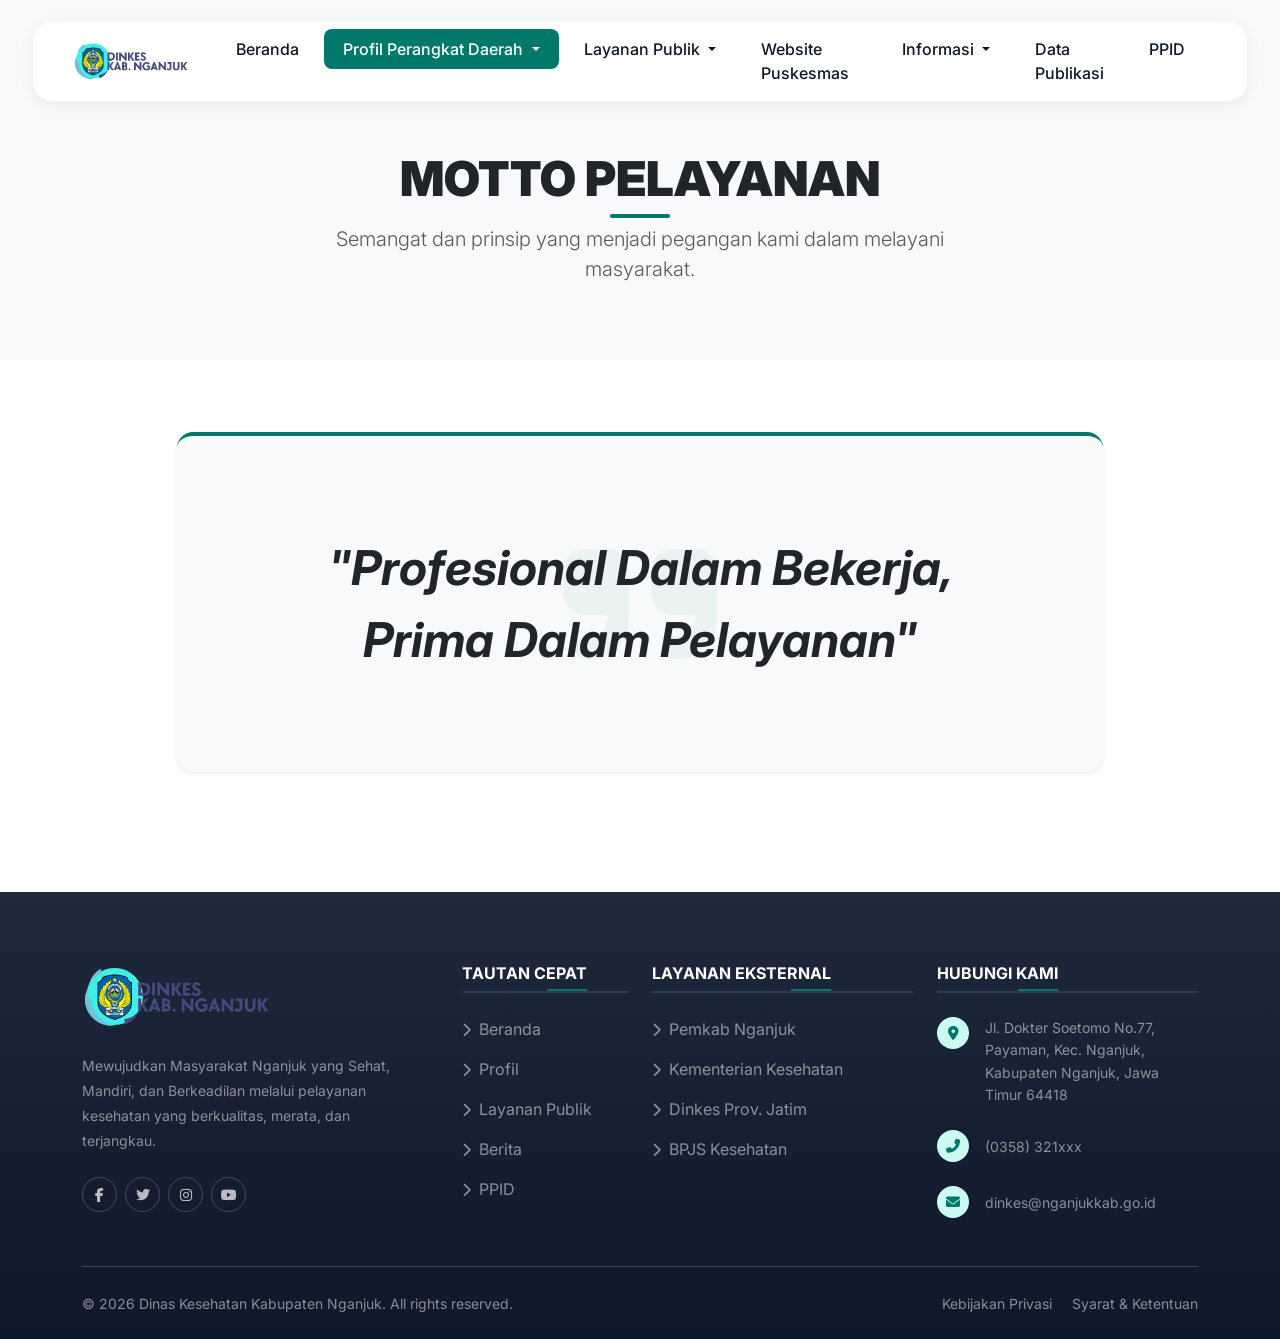
<file: motto.html>
<!DOCTYPE html>
<html lang="id">
<head>
    <meta charset="UTF-8">
    <meta name="viewport" content="width=device-width, initial-scale=1.0">
    <title>Motto Pelayanan - Dinas Kesehatan Kabupaten Nganjuk</title>
    <!-- Google Fonts: Inter -->
    <link rel="preconnect" href="https://fonts.googleapis.com">
    <link rel="preconnect" href="https://fonts.gstatic.com" crossorigin>
    <link href="https://fonts.googleapis.com/css2?family=Inter:wght@300;400;500;600;700&display=swap" rel="stylesheet">
    
    <!-- Bootstrap CSS -->
    <link href="https://cdn.jsdelivr.net/npm/bootstrap@5.3.2/dist/css/bootstrap.min.css" rel="stylesheet">
    
    <!-- FontAwesome -->
    <link rel="stylesheet" href="https://cdnjs.cloudflare.com/ajax/libs/font-awesome/6.4.2/css/all.min.css">
    
    <!-- Custom CSS -->
    <link rel="stylesheet" href="css/motto.css">
</head>
<body>

    <!-- Navbar -->
    <nav class="navbar navbar-expand-xl navbar-light custom-navbar">
        <div class="container-fluid px-3 px-xl-4">
            <a class="navbar-brand d-flex align-items-center" href="index.html">
                <img src="assets/logo-dinkes-web.webp" alt="Logo Dinkes Nganjuk" class="navbar-logo me-2">
            </a>
            <button class="navbar-toggler border-0 shadow-none bg-light" type="button" data-bs-toggle="collapse" data-bs-target="#mainNavbar" aria-controls="mainNavbar" aria-expanded="false" aria-label="Toggle navigation">
                <span class="navbar-toggler-icon"></span>
            </button>
            <div class="collapse navbar-collapse" id="mainNavbar">
                <ul class="navbar-nav ms-auto mb-2 mb-lg-0 fw-medium">
                    <li class="nav-item">
                        <a class="nav-link" aria-current="page" href="index.html">Beranda</a>
                    </li>
                    <li class="nav-item dropdown">
                        <a class="nav-link dropdown-toggle" href="#" role="button" data-bs-toggle="dropdown" aria-expanded="false">
                            Profil Perangkat Daerah
                        </a>
                        <ul class="dropdown-menu border-0 shadow-sm">
                            <li><a class="dropdown-item" href="profil.html">Profil Dinkes</a></li>
                            <li><a class="dropdown-item" href="tupoksi.html">Tupoksi Dinkes</a></li>
                            <li><a class="dropdown-item" href="visi-misi.html">Visi-Misi Kepala Daerah</a></li>
                            <li><a class="dropdown-item" href="maklumat.html">Maklumat Pelayanan</a></li>
                            <li><a class="dropdown-item" href="#">Mekanisme Pengaduan</a></li>
                            <li><a class="dropdown-item" href="motto.html">Motto Pelayanan</a></li>
                        </ul>
                    </li>
                    <li class="nav-item dropdown">
                        <a class="nav-link dropdown-toggle" href="#" role="button" data-bs-toggle="dropdown" aria-expanded="false">
                            Layanan Publik
                        </a>
                        <ul class="dropdown-menu border-0 shadow-sm">
                            <li><a class="dropdown-item" href="medis.html">Medis</a></li>
                            <li><a class="dropdown-item" href="faskes.html">Fasilitas Kesehatan</a></li>
                            <li><a class="dropdown-item" href="lainnya.html">Layanan Lainnya</a></li>
                        </ul>
                    </li>
                    <li class="nav-item">
                        <a class="nav-link" href="puskesmas.html">Website Puskesmas</a>
                    </li>
                    <li class="nav-item dropdown">
                        <a class="nav-link dropdown-toggle" href="#" role="button" data-bs-toggle="dropdown" aria-expanded="false">
                            Informasi
                        </a>
                        <ul class="dropdown-menu border-0 shadow-sm">
                            <li><a class="dropdown-item" href="#">RSD Nganjuk</a></li>
                            <li><a class="dropdown-item" href="#">RSD Kertosono</a></li>
                            <li><a class="dropdown-item" href="#">Lapor SP4N</a></li>
                            <li><a class="dropdown-item" href="#">SIPPN</a></li>
                        </ul>
                    </li>
                    <li class="nav-item">
                        <a class="nav-link" href="publikasi.html">Data Publikasi</a>
                    </li>
                    <li class="nav-item">
                        <a class="nav-link" href="ppid.html">PPID</a>
                    </li>
                </ul>
            </div>
        </div>
    </nav>

    <!-- Page Header -->
    <header class="bg-light" style="padding-top: 150px; padding-bottom: 60px;">
        <div class="container text-center">
            <h1 class="display-5 fw-black text-dark mb-3 section-title text-uppercase">Motto Pelayanan</h1>
            <p class="lead text-muted mx-auto" style="max-width: 700px;">Semangat dan prinsip yang menjadi pegangan kami dalam melayani masyarakat.</p>
        </div>
    </header>

    <!-- Content Section -->
    <section class="py-5 bg-white">
        <div class="container py-4">
            <div class="row justify-content-center">
                <div class="col-lg-10">
                    <div class="article-content" style="line-height: 1.8; font-size: 1.1rem; color: #475569;">
                        
                        <div class="mb-5 bg-light p-5 rounded-4 shadow-sm border-top border-4 border-primary position-relative overflow-hidden text-center">
                            <!-- Decorative background accent -->
                            <div class="position-absolute opacity-10" style="top: 50%; left: 50%; transform: translate(-50%, -50%);">
                                <i class="fas fa-quote-right fa-10x text-primary" style="opacity: 0.05;"></i>
                            </div>

                            <div class="position-relative z-1 py-5">
                                <h2 class="display-5 fw-bold text-dark mb-0 text-capitalize fst-italic" style="line-height: 1.5;">"Profesional dalam bekerja,<br>Prima dalam pelayanan"</h2>
                            </div>
                        </div>

                    </div>
                </div>
            </div>
        </div>
    </section>

    <!-- Footer -->
    <footer class="bg-dark text-white pt-5 pb-4">
        <div class="container pt-4">
            <div class="row mb-4">
                <div class="col-lg-4 col-md-6 mb-5 mb-lg-0">
                    <div class="mb-4">
                        <img src="assets/logo-dinkes-web.webp" alt="Logo Dinkes Nganjuk" class="img-fluid" style="max-height: 65px;">
                    </div>
                    <p class="text-white-50 small pe-lg-4 mb-4" style="line-height: 1.8;">Mewujudkan Masyarakat Nganjuk yang Sehat, Mandiri, dan Berkeadilan melalui pelayanan kesehatan yang berkualitas, merata, dan terjangkau.</p>
                    <div class="social-icons d-flex gap-2">
                        <a href="#" class="btn btn-outline-light btn-sm rounded-circle d-flex align-items-center justify-content-center" style="width: 35px; height: 35px;"><i class="fab fa-facebook-f"></i></a>
                        <a href="#" class="btn btn-outline-light btn-sm rounded-circle d-flex align-items-center justify-content-center" style="width: 35px; height: 35px;"><i class="fab fa-twitter"></i></a>
                        <a href="#" class="btn btn-outline-light btn-sm rounded-circle d-flex align-items-center justify-content-center" style="width: 35px; height: 35px;"><i class="fab fa-instagram"></i></a>
                        <a href="#" class="btn btn-outline-light btn-sm rounded-circle d-flex align-items-center justify-content-center" style="width: 35px; height: 35px;"><i class="fab fa-youtube"></i></a>
                    </div>
                </div>
                <div class="col-lg-2 col-md-6 mb-5 mb-lg-0">
                    <h6 class="text-uppercase fw-bold mb-4 position-relative pb-2" style="border-bottom: 2px solid rgba(255,255,255,0.1);">
                        Tautan Cepat
                        <span class="position-absolute bottom-0 left-0 bg-primary" style="height: 2px; width: 40px; margin-left: -40px;"></span>
                    </h6>
                    <ul class="list-unstyled footer-links">
                        <li class="mb-3"><a href="index.html" class="text-white-50 text-decoration-none"><i class="fas fa-chevron-right me-2 small"></i>Beranda</a></li>
                        <li class="mb-3"><a href="profil.html" class="text-white-50 text-decoration-none"><i class="fas fa-chevron-right me-2 small"></i>Profil</a></li>
                        <li class="mb-3"><a href="#" class="text-white-50 text-decoration-none"><i class="fas fa-chevron-right me-2 small"></i>Layanan Publik</a></li>
                        <li class="mb-3"><a href="#" class="text-white-50 text-decoration-none"><i class="fas fa-chevron-right me-2 small"></i>Berita</a></li>
                        <li class="mb-3"><a href="ppid.html" class="text-white-50 text-decoration-none"><i class="fas fa-chevron-right me-2 small"></i>PPID</a></li>
                    </ul>
                </div>
                <div class="col-lg-3 col-md-6 mb-5 mb-lg-0">
                    <h6 class="text-uppercase fw-bold mb-4 position-relative pb-2" style="border-bottom: 2px solid rgba(255,255,255,0.1);">
                        Layanan Eksternal
                        <span class="position-absolute bottom-0 left-0 bg-primary" style="height: 2px; width: 40px; margin-left: -40px;"></span>
                    </h6>
                    <ul class="list-unstyled footer-links">
                        <li class="mb-3"><a href="#" class="text-white-50 text-decoration-none"><i class="fas fa-chevron-right me-2 small"></i>Pemkab Nganjuk</a></li>
                        <li class="mb-3"><a href="#" class="text-white-50 text-decoration-none"><i class="fas fa-chevron-right me-2 small"></i>Kementerian Kesehatan</a></li>
                        <li class="mb-3"><a href="#" class="text-white-50 text-decoration-none"><i class="fas fa-chevron-right me-2 small"></i>Dinkes Prov. Jatim</a></li>
                        <li class="mb-3"><a href="#" class="text-white-50 text-decoration-none"><i class="fas fa-chevron-right me-2 small"></i>BPJS Kesehatan</a></li>
                    </ul>
                </div>
                <div class="col-lg-3 col-md-6 mb-5 mb-lg-0">
                    <h6 class="text-uppercase fw-bold mb-4 position-relative pb-2" style="border-bottom: 2px solid rgba(255,255,255,0.1);">
                        Hubungi Kami
                        <span class="position-absolute bottom-0 left-0 bg-primary" style="height: 2px; width: 40px; margin-left: -40px;"></span>
                    </h6>
                    <ul class="list-unstyled text-white-50 small">
                        <li class="mb-4 d-flex">
                            <div class="bg-primary-soft rounded-circle d-flex align-items-center justify-content-center me-3 flex-shrink-0" style="width: 32px; height: 32px;">
                                <i class="fas fa-map-marker-alt text-primary"></i>
                            </div>
                            <span style="line-height: 1.6;">Jl. Dokter Soetomo No.77, Payaman, Kec. Nganjuk, Kabupaten Nganjuk, Jawa Timur 64418</span>
                        </li>
                        <li class="mb-4 d-flex align-items-center">
                            <div class="bg-primary-soft rounded-circle d-flex align-items-center justify-content-center me-3 flex-shrink-0" style="width: 32px; height: 32px;">
                                <i class="fas fa-phone-alt text-primary"></i>
                            </div>
                            <span>(0358) 321xxx</span>
                        </li>
                        <li class="mb-4 d-flex align-items-center">
                            <div class="bg-primary-soft rounded-circle d-flex align-items-center justify-content-center me-3 flex-shrink-0" style="width: 32px; height: 32px;">
                                <i class="fas fa-envelope text-primary"></i>
                            </div>
                            <span>dinkes@nganjukkab.go.id</span>
                        </li>
                    </ul>
                </div>
            </div>
            <hr class="border-secondary mt-2 mb-4 opacity-50">
            <div class="row align-items-center">
                <div class="col-md-6 text-center text-md-start">
                    <p class="text-white-50 small mb-0">&copy; 2026 Dinas Kesehatan Kabupaten Nganjuk. All rights reserved.</p>
                </div>
                <div class="col-md-6 text-center text-md-end mt-3 mt-md-0">
                    <a href="#" class="text-white-50 small text-decoration-none me-3 hover-white">Kebijakan Privasi</a>
                    <a href="#" class="text-white-50 small text-decoration-none hover-white">Syarat & Ketentuan</a>
                </div>
            </div>
        </div>
    </footer>

    <!-- Bootstrap Bundle with Popper -->
    <script src="https://cdn.jsdelivr.net/npm/bootstrap@5.3.2/dist/js/bootstrap.bundle.min.js"></script>
    
    <!-- Custom Script for Navbar Scroll -->
    <script>
        document.addEventListener("DOMContentLoaded", function(){
            // Set active nav link
            let currentPath = window.location.pathname.split('/').pop();
            if (currentPath === '') currentPath = 'index.html';
            
            document.querySelectorAll('.navbar-nav .nav-link, .navbar-nav .dropdown-item').forEach(link => {
                link.classList.remove('active');
                if (link.getAttribute('href') === currentPath) {
                    link.classList.add('active');
                    let dropdown = link.closest('.dropdown');
                    if (dropdown) {
                        let toggle = dropdown.querySelector('.nav-link.dropdown-toggle');
                        if (toggle) toggle.classList.add('active');
                    }
                }
            });

            window.addEventListener('scroll', function() {
                if (window.scrollY > 50) {
                    document.querySelector('.custom-navbar').classList.add('scrolled');
                } else {
                    document.querySelector('.custom-navbar').classList.remove('scrolled');
                }
            });
        });
    </script>
</body>
</html>
</file>
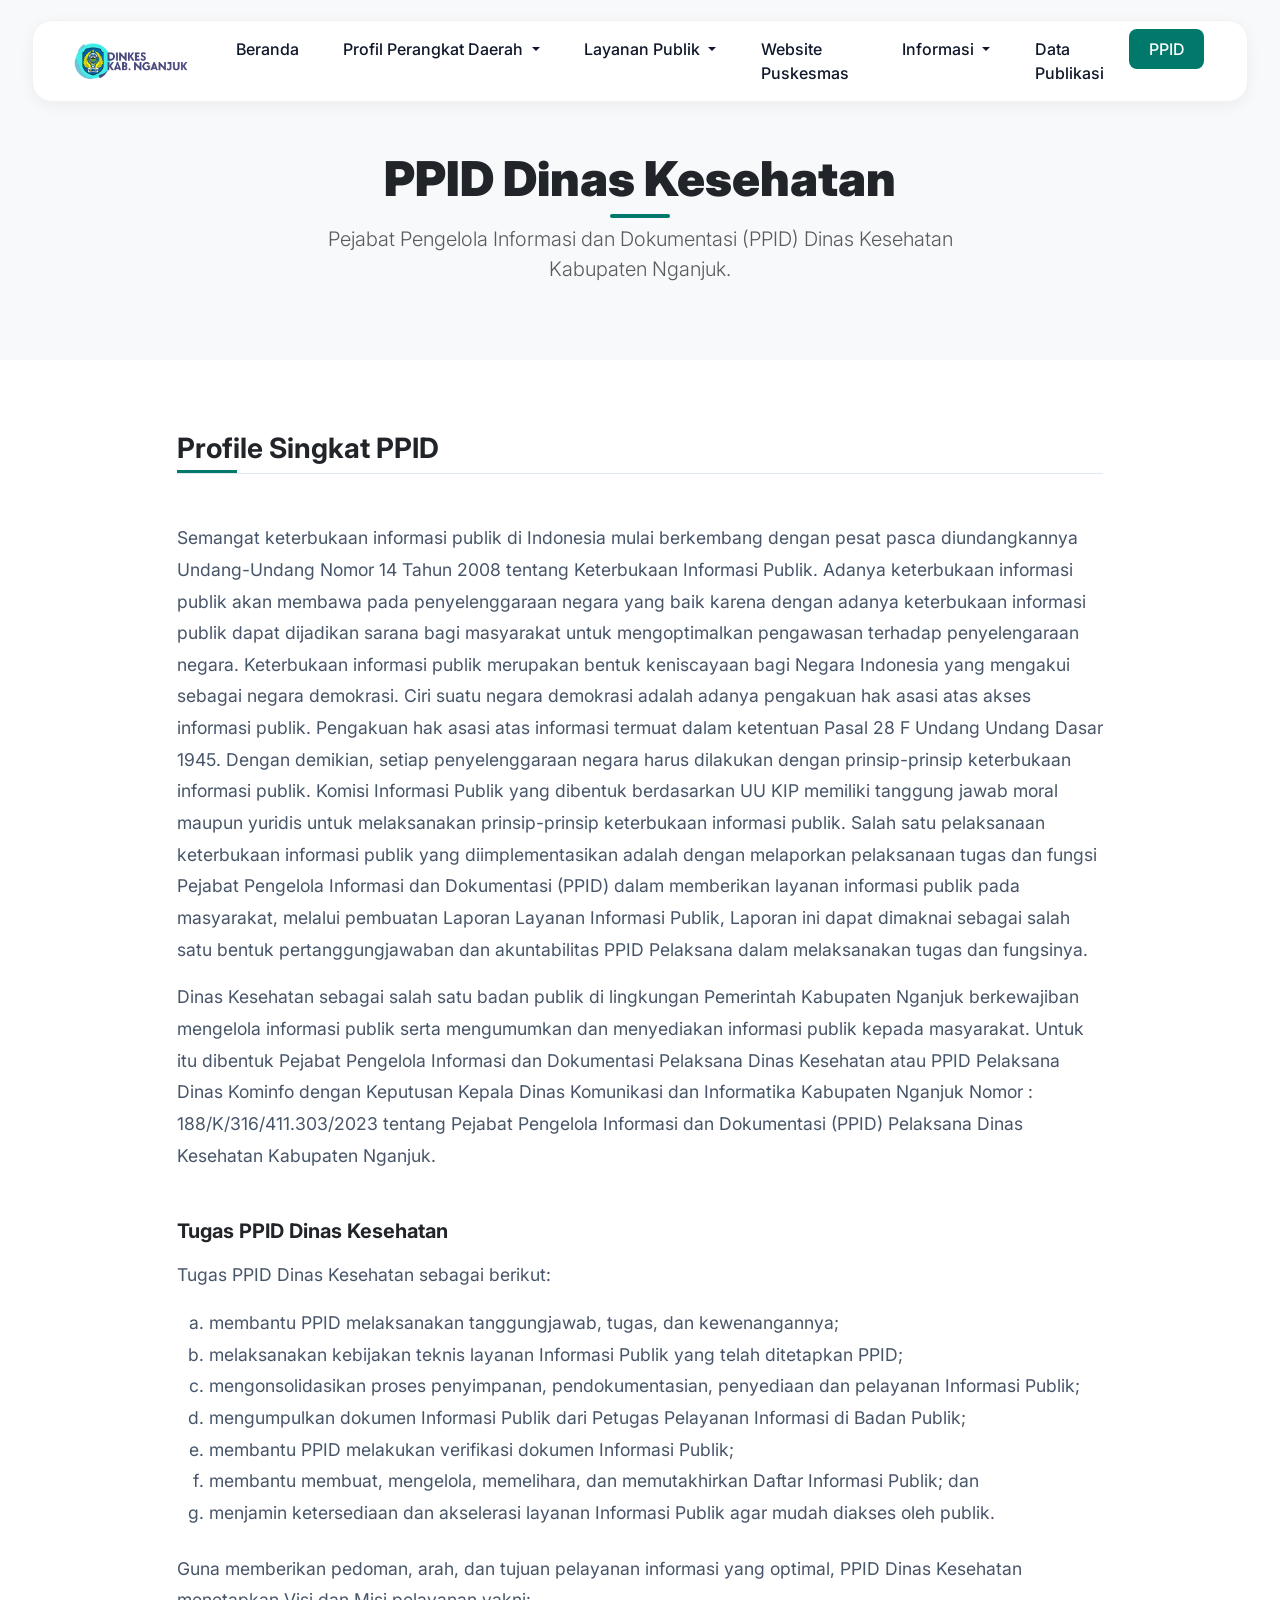
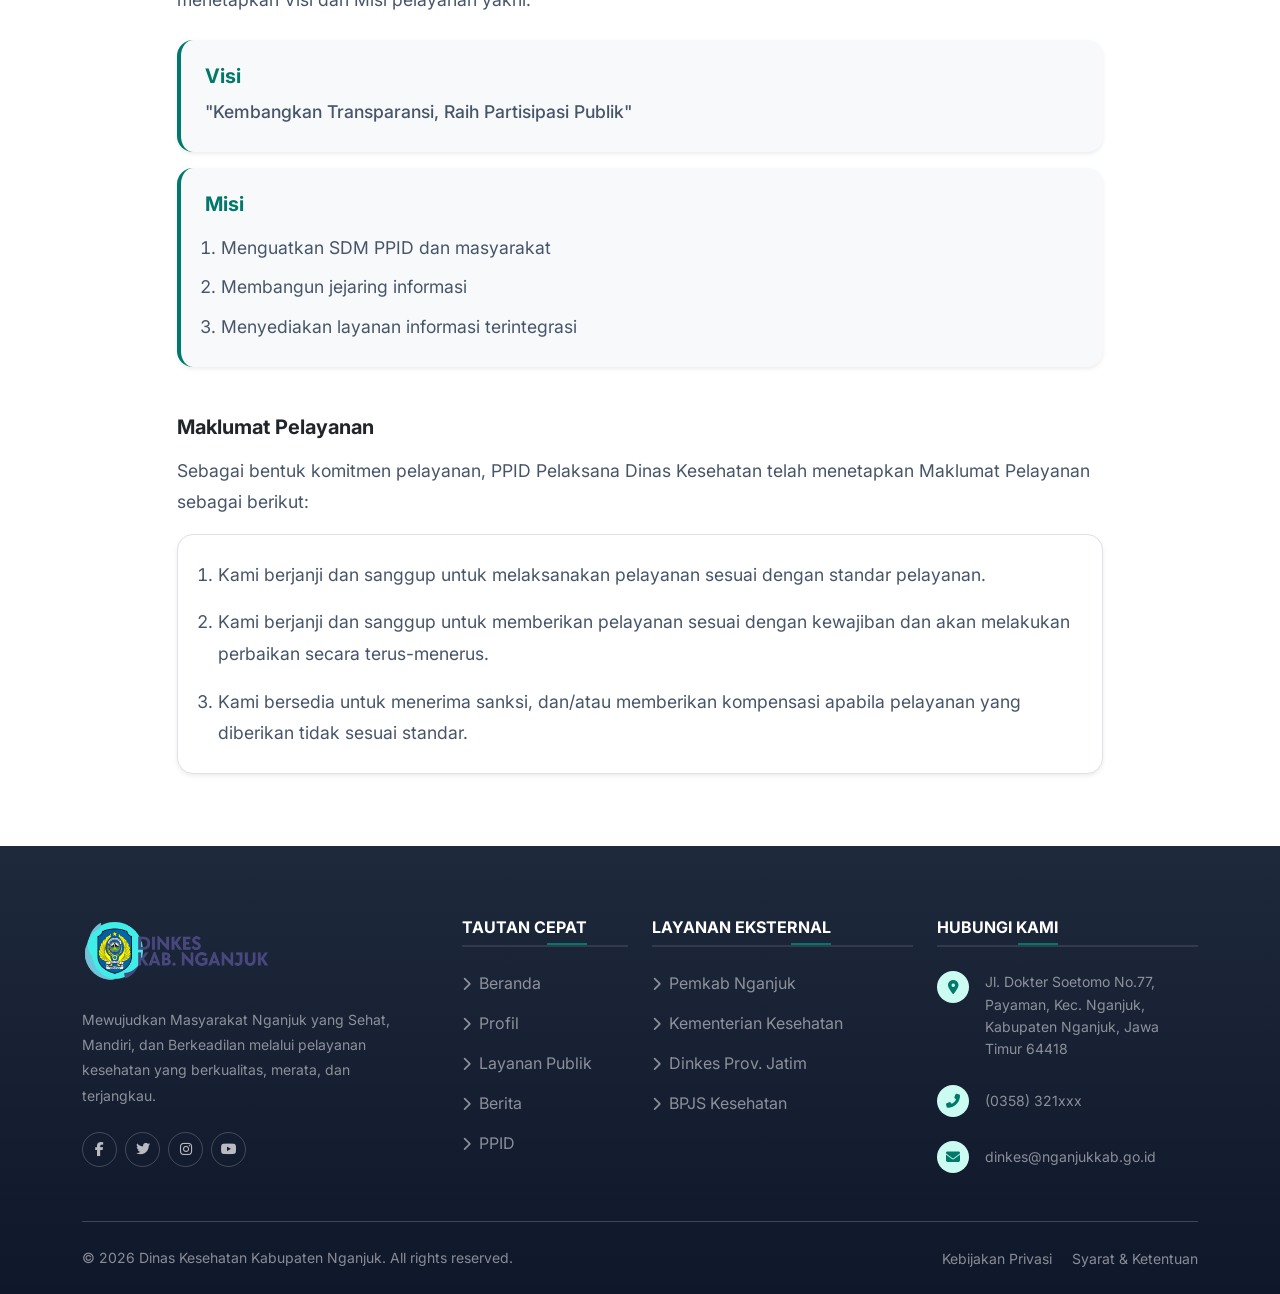
<file: ppid.html>
<!DOCTYPE html>
<html lang="id">
<head>
    <meta charset="UTF-8">
    <meta name="viewport" content="width=device-width, initial-scale=1.0">
    <title>PPID - Dinas Kesehatan Kabupaten Nganjuk</title>
    <!-- Google Fonts: Inter -->
    <link rel="preconnect" href="https://fonts.googleapis.com">
    <link rel="preconnect" href="https://fonts.gstatic.com" crossorigin>
    <link href="https://fonts.googleapis.com/css2?family=Inter:wght@300;400;500;600;700&display=swap" rel="stylesheet">
    
    <!-- Bootstrap CSS -->
    <link href="https://cdn.jsdelivr.net/npm/bootstrap@5.3.2/dist/css/bootstrap.min.css" rel="stylesheet">
    
    <!-- FontAwesome -->
    <link rel="stylesheet" href="https://cdnjs.cloudflare.com/ajax/libs/font-awesome/6.4.2/css/all.min.css">
    
    <!-- Custom CSS -->
    <link rel="stylesheet" href="css/ppid.css">
</head>
<body>

    <!-- Navbar -->
    <nav class="navbar navbar-expand-xl navbar-light custom-navbar">
        <div class="container-fluid px-3 px-xl-4">
            <a class="navbar-brand d-flex align-items-center" href="index.html">
                <img src="assets/logo-dinkes-web.webp" alt="Logo Dinkes Nganjuk" class="navbar-logo me-2">
            </a>
            <button class="navbar-toggler border-0 shadow-none bg-light" type="button" data-bs-toggle="collapse" data-bs-target="#mainNavbar" aria-controls="mainNavbar" aria-expanded="false" aria-label="Toggle navigation">
                <span class="navbar-toggler-icon"></span>
            </button>
            <div class="collapse navbar-collapse" id="mainNavbar">
                <ul class="navbar-nav ms-auto mb-2 mb-lg-0 fw-medium">
                    <li class="nav-item">
                        <a class="nav-link" aria-current="page" href="index.html">Beranda</a>
                    </li>
                    <li class="nav-item dropdown">
                        <a class="nav-link dropdown-toggle" href="#" role="button" data-bs-toggle="dropdown" aria-expanded="false">
                            Profil Perangkat Daerah
                        </a>
                        <ul class="dropdown-menu border-0 shadow-sm">
                            <li><a class="dropdown-item" href="profil.html">Profil Dinkes</a></li>
                            <li><a class="dropdown-item" href="tupoksi.html">Tupoksi Dinkes</a></li>
                            <li><a class="dropdown-item" href="visi-misi.html">Visi-Misi Kepala Daerah</a></li>
                            <li><a class="dropdown-item" href="maklumat.html">Maklumat Pelayanan</a></li>
                            <li><a class="dropdown-item" href="#">Mekanisme Pengaduan</a></li>
                            <li><a class="dropdown-item" href="motto.html">Motto Pelayanan</a></li>
                        </ul>
                    </li>
                    <li class="nav-item dropdown">
                        <a class="nav-link dropdown-toggle" href="#" role="button" data-bs-toggle="dropdown" aria-expanded="false">
                            Layanan Publik
                        </a>
                        <ul class="dropdown-menu border-0 shadow-sm">
                            <li><a class="dropdown-item" href="medis.html">Medis</a></li>
                            <li><a class="dropdown-item" href="faskes.html">Fasilitas Kesehatan</a></li>
                            <li><a class="dropdown-item" href="lainnya.html">Layanan Lainnya</a></li>
                        </ul>
                    </li>
                    <li class="nav-item">
                        <a class="nav-link" href="puskesmas.html">Website Puskesmas</a>
                    </li>
                    <li class="nav-item dropdown">
                        <a class="nav-link dropdown-toggle" href="#" role="button" data-bs-toggle="dropdown" aria-expanded="false">
                            Informasi
                        </a>
                        <ul class="dropdown-menu border-0 shadow-sm">
                            <li><a class="dropdown-item" href="#">RSD Nganjuk</a></li>
                            <li><a class="dropdown-item" href="#">RSD Kertosono</a></li>
                            <li><a class="dropdown-item" href="#">Lapor SP4N</a></li>
                            <li><a class="dropdown-item" href="#">SIPPN</a></li>
                        </ul>
                    </li>
                    <li class="nav-item">
                        <a class="nav-link" href="publikasi.html">Data Publikasi</a>
                    </li>
                    <li class="nav-item">
                        <a class="nav-link" href="ppid.html">PPID</a>
                    </li>
                </ul>
            </div>
        </div>
    </nav>

    <!-- Page Header -->
    <header class="bg-light" style="padding-top: 150px; padding-bottom: 60px;">
        <div class="container text-center">
            <h1 class="display-5 fw-black text-dark mb-3 section-title text-capitalize">PPID Dinas Kesehatan</h1>
            <p class="lead text-muted mx-auto" style="max-width: 700px;">Pejabat Pengelola Informasi dan Dokumentasi (PPID) Dinas Kesehatan Kabupaten Nganjuk.</p>
        </div>
    </header>

    <!-- Profile Content Section -->
    <section class="py-5 bg-white">
        <div class="container py-4">
            <div class="row justify-content-center">
                <div class="col-lg-10">
                    <div class="mb-5">
                        <h3 class="fw-bold text-dark mb-4 position-relative pb-2 section-title-start text-start" style="border-bottom: 1px solid #e2e8f0;">
                            Profile Singkat PPID
                            <span class="position-absolute bottom-0 start-0 bg-primary" style="height: 3px; width: 60px;"></span>
                        </h3>
                    </div>
                    
                    <div class="article-content" style="line-height: 1.8; font-size: 1.1rem; color: #475569;">
                        <p>Semangat keterbukaan informasi publik di Indonesia mulai berkembang dengan pesat pasca diundangkannya Undang-Undang Nomor 14 Tahun 2008 tentang Keterbukaan Informasi Publik. Adanya keterbukaan informasi publik akan membawa pada penyelenggaraan negara yang baik karena dengan adanya keterbukaan informasi publik dapat dijadikan sarana bagi masyarakat untuk mengoptimalkan pengawasan terhadap penyelengaraan negara. Keterbukaan informasi publik merupakan bentuk keniscayaan bagi Negara Indonesia yang mengakui sebagai negara demokrasi. Ciri suatu negara demokrasi adalah adanya pengakuan hak asasi atas akses informasi publik. Pengakuan hak asasi atas informasi termuat dalam ketentuan Pasal 28 F Undang Undang Dasar 1945. Dengan demikian, setiap penyelenggaraan negara harus dilakukan dengan prinsip-prinsip keterbukaan informasi publik. Komisi Informasi Publik yang dibentuk berdasarkan UU KIP memiliki tanggung jawab moral maupun yuridis untuk melaksanakan prinsip-prinsip keterbukaan informasi publik. Salah satu pelaksanaan keterbukaan informasi publik yang diimplementasikan adalah dengan melaporkan pelaksanaan tugas dan fungsi Pejabat Pengelola Informasi dan Dokumentasi (PPID) dalam memberikan layanan informasi publik pada masyarakat, melalui pembuatan Laporan Layanan Informasi Publik, Laporan ini dapat dimaknai sebagai salah satu bentuk pertanggungjawaban dan akuntabilitas PPID Pelaksana dalam melaksanakan tugas dan fungsinya.</p>
                        
                        <p>Dinas Kesehatan sebagai salah satu badan publik di lingkungan Pemerintah Kabupaten Nganjuk berkewajiban mengelola informasi publik serta mengumumkan dan menyediakan informasi publik kepada masyarakat. Untuk itu dibentuk Pejabat Pengelola Informasi dan Dokumentasi Pelaksana Dinas Kesehatan atau PPID Pelaksana Dinas Kominfo dengan Keputusan Kepala Dinas Komunikasi dan Informatika Kabupaten Nganjuk Nomor : 188/K/316/411.303/2023 tentang Pejabat Pengelola Informasi dan Dokumentasi (PPID) Pelaksana Dinas Kesehatan Kabupaten Nganjuk.</p>
                        
                        <h5 class="fw-bold text-dark mt-5 mb-3">Tugas PPID Dinas Kesehatan</h5>
                        <p>Tugas PPID Dinas Kesehatan sebagai berikut:</p>
                        <ol type="a" class="mb-4">
                            <li>membantu PPID melaksanakan tanggungjawab, tugas, dan kewenangannya;</li>
                            <li>melaksanakan kebijakan teknis layanan Informasi Publik yang telah ditetapkan PPID;</li>
                            <li>mengonsolidasikan proses penyimpanan, pendokumentasian, penyediaan dan pelayanan Informasi Publik;</li>
                            <li>mengumpulkan dokumen Informasi Publik dari Petugas Pelayanan Informasi di Badan Publik;</li>
                            <li>membantu PPID melakukan verifikasi dokumen Informasi Publik;</li>
                            <li>membantu membuat, mengelola, memelihara, dan memutakhirkan Daftar Informasi Publik; dan</li>
                            <li>menjamin ketersediaan dan akselerasi layanan Informasi Publik agar mudah diakses oleh publik.</li>
                        </ol>

                        <p>Guna memberikan pedoman, arah, dan tujuan pelayanan informasi yang optimal, PPID Dinas Kesehatan menetapkan Visi dan Misi pelayanan yakni:</p>
                        
                        <div class="row mt-4 mb-5">
                            <div class="col-md-12 mb-3">
                                <div class="p-4 bg-light rounded-4 shadow-sm border-start border-4 border-primary">
                                    <h5 class="fw-bold text-primary mb-2">Visi</h5>
                                    <p class="mb-0 fw-medium">"Kembangkan Transparansi, Raih Partisipasi Publik"</p>
                                </div>
                            </div>
                            <div class="col-md-12">
                                <div class="p-4 bg-light rounded-4 shadow-sm border-start border-4 border-primary">
                                    <h5 class="fw-bold text-primary mb-3">Misi</h5>
                                    <ol class="mb-0 ps-3">
                                        <li class="mb-2">Menguatkan SDM PPID dan masyarakat</li>
                                        <li class="mb-2">Membangun jejaring informasi</li>
                                        <li>Menyediakan layanan informasi terintegrasi</li>
                                    </ol>
                                </div>
                            </div>
                        </div>

                        <h5 class="fw-bold text-dark mb-3">Maklumat Pelayanan</h5>
                        <p>Sebagai bentuk komitmen pelayanan, PPID Pelaksana Dinas Kesehatan telah menetapkan Maklumat Pelayanan sebagai berikut:</p>
                        <div class="p-4 bg-white border rounded-4 shadow-sm">
                            <ol class="mb-0 ps-3" style="line-height: 1.8;">
                                <li class="mb-3">Kami berjanji dan sanggup untuk melaksanakan pelayanan sesuai dengan standar pelayanan.</li>
                                <li class="mb-3">Kami berjanji dan sanggup untuk memberikan pelayanan sesuai dengan kewajiban dan akan melakukan perbaikan secara terus-menerus.</li>
                                <li>Kami bersedia untuk menerima sanksi, dan/atau memberikan kompensasi apabila pelayanan yang diberikan tidak sesuai standar.</li>
                            </ol>
                        </div>
                    </div>
                </div>
            </div>
        </div>
    </section>

    <!-- Footer -->
    <footer class="bg-dark text-white pt-5 pb-4">
        <div class="container pt-4">
            <div class="row mb-4">
                <div class="col-lg-4 col-md-6 mb-5 mb-lg-0">
                    <div class="mb-4">
                        <img src="assets/logo-dinkes-web.webp" alt="Logo Dinkes Nganjuk" class="img-fluid" style="max-height: 65px;">
                    </div>
                    <p class="text-white-50 small pe-lg-4 mb-4" style="line-height: 1.8;">Mewujudkan Masyarakat Nganjuk yang Sehat, Mandiri, dan Berkeadilan melalui pelayanan kesehatan yang berkualitas, merata, dan terjangkau.</p>
                    <div class="social-icons d-flex gap-2">
                        <a href="#" class="btn btn-outline-light btn-sm rounded-circle d-flex align-items-center justify-content-center" style="width: 35px; height: 35px;"><i class="fab fa-facebook-f"></i></a>
                        <a href="#" class="btn btn-outline-light btn-sm rounded-circle d-flex align-items-center justify-content-center" style="width: 35px; height: 35px;"><i class="fab fa-twitter"></i></a>
                        <a href="#" class="btn btn-outline-light btn-sm rounded-circle d-flex align-items-center justify-content-center" style="width: 35px; height: 35px;"><i class="fab fa-instagram"></i></a>
                        <a href="#" class="btn btn-outline-light btn-sm rounded-circle d-flex align-items-center justify-content-center" style="width: 35px; height: 35px;"><i class="fab fa-youtube"></i></a>
                    </div>
                </div>
                <div class="col-lg-2 col-md-6 mb-5 mb-lg-0">
                    <h6 class="text-uppercase fw-bold mb-4 position-relative pb-2" style="border-bottom: 2px solid rgba(255,255,255,0.1);">
                        Tautan Cepat
                        <span class="position-absolute bottom-0 left-0 bg-primary" style="height: 2px; width: 40px; margin-left: -40px;"></span>
                    </h6>
                    <ul class="list-unstyled footer-links">
                        <li class="mb-3"><a href="index.html" class="text-white-50 text-decoration-none"><i class="fas fa-chevron-right me-2 small"></i>Beranda</a></li>
                        <li class="mb-3"><a href="profil.html" class="text-white-50 text-decoration-none"><i class="fas fa-chevron-right me-2 small"></i>Profil</a></li>
                        <li class="mb-3"><a href="#" class="text-white-50 text-decoration-none"><i class="fas fa-chevron-right me-2 small"></i>Layanan Publik</a></li>
                        <li class="mb-3"><a href="#" class="text-white-50 text-decoration-none"><i class="fas fa-chevron-right me-2 small"></i>Berita</a></li>
                        <li class="mb-3"><a href="ppid.html" class="text-white-50 text-decoration-none"><i class="fas fa-chevron-right me-2 small"></i>PPID</a></li>
                    </ul>
                </div>
                <div class="col-lg-3 col-md-6 mb-5 mb-lg-0">
                    <h6 class="text-uppercase fw-bold mb-4 position-relative pb-2" style="border-bottom: 2px solid rgba(255,255,255,0.1);">
                        Layanan Eksternal
                        <span class="position-absolute bottom-0 left-0 bg-primary" style="height: 2px; width: 40px; margin-left: -40px;"></span>
                    </h6>
                    <ul class="list-unstyled footer-links">
                        <li class="mb-3"><a href="#" class="text-white-50 text-decoration-none"><i class="fas fa-chevron-right me-2 small"></i>Pemkab Nganjuk</a></li>
                        <li class="mb-3"><a href="#" class="text-white-50 text-decoration-none"><i class="fas fa-chevron-right me-2 small"></i>Kementerian Kesehatan</a></li>
                        <li class="mb-3"><a href="#" class="text-white-50 text-decoration-none"><i class="fas fa-chevron-right me-2 small"></i>Dinkes Prov. Jatim</a></li>
                        <li class="mb-3"><a href="#" class="text-white-50 text-decoration-none"><i class="fas fa-chevron-right me-2 small"></i>BPJS Kesehatan</a></li>
                    </ul>
                </div>
                <div class="col-lg-3 col-md-6 mb-5 mb-lg-0">
                    <h6 class="text-uppercase fw-bold mb-4 position-relative pb-2" style="border-bottom: 2px solid rgba(255,255,255,0.1);">
                        Hubungi Kami
                        <span class="position-absolute bottom-0 left-0 bg-primary" style="height: 2px; width: 40px; margin-left: -40px;"></span>
                    </h6>
                    <ul class="list-unstyled text-white-50 small">
                        <li class="mb-4 d-flex">
                            <div class="bg-primary-soft rounded-circle d-flex align-items-center justify-content-center me-3 flex-shrink-0" style="width: 32px; height: 32px;">
                                <i class="fas fa-map-marker-alt text-primary"></i>
                            </div>
                            <span style="line-height: 1.6;">Jl. Dokter Soetomo No.77, Payaman, Kec. Nganjuk, Kabupaten Nganjuk, Jawa Timur 64418</span>
                        </li>
                        <li class="mb-4 d-flex align-items-center">
                            <div class="bg-primary-soft rounded-circle d-flex align-items-center justify-content-center me-3 flex-shrink-0" style="width: 32px; height: 32px;">
                                <i class="fas fa-phone-alt text-primary"></i>
                            </div>
                            <span>(0358) 321xxx</span>
                        </li>
                        <li class="mb-4 d-flex align-items-center">
                            <div class="bg-primary-soft rounded-circle d-flex align-items-center justify-content-center me-3 flex-shrink-0" style="width: 32px; height: 32px;">
                                <i class="fas fa-envelope text-primary"></i>
                            </div>
                            <span>dinkes@nganjukkab.go.id</span>
                        </li>
                    </ul>
                </div>
            </div>
            <hr class="border-secondary mt-2 mb-4 opacity-50">
            <div class="row align-items-center">
                <div class="col-md-6 text-center text-md-start">
                    <p class="text-white-50 small mb-0">&copy; 2026 Dinas Kesehatan Kabupaten Nganjuk. All rights reserved.</p>
                </div>
                <div class="col-md-6 text-center text-md-end mt-3 mt-md-0">
                    <a href="#" class="text-white-50 small text-decoration-none me-3 hover-white">Kebijakan Privasi</a>
                    <a href="#" class="text-white-50 small text-decoration-none hover-white">Syarat & Ketentuan</a>
                </div>
            </div>
        </div>
    </footer>

    <!-- Bootstrap Bundle with Popper -->
    <script src="https://cdn.jsdelivr.net/npm/bootstrap@5.3.2/dist/js/bootstrap.bundle.min.js"></script>
    
    <!-- Custom Script for Navbar Scroll -->
    <script>
        document.addEventListener("DOMContentLoaded", function(){
            // Set active nav link
            let currentPath = window.location.pathname.split('/').pop();
            if (currentPath === '') currentPath = 'index.html';
            
            document.querySelectorAll('.navbar-nav .nav-link, .navbar-nav .dropdown-item').forEach(link => {
                link.classList.remove('active');
                if (link.getAttribute('href') === currentPath) {
                    link.classList.add('active');
                    let dropdown = link.closest('.dropdown');
                    if (dropdown) {
                        let toggle = dropdown.querySelector('.nav-link.dropdown-toggle');
                        if (toggle) toggle.classList.add('active');
                    }
                }
            });

            window.addEventListener('scroll', function() {
                if (window.scrollY > 50) {
                    document.querySelector('.custom-navbar').classList.add('scrolled');
                } else {
                    document.querySelector('.custom-navbar').classList.remove('scrolled');
                }
            });
        });
    </script>
</body>
</html>
</file>
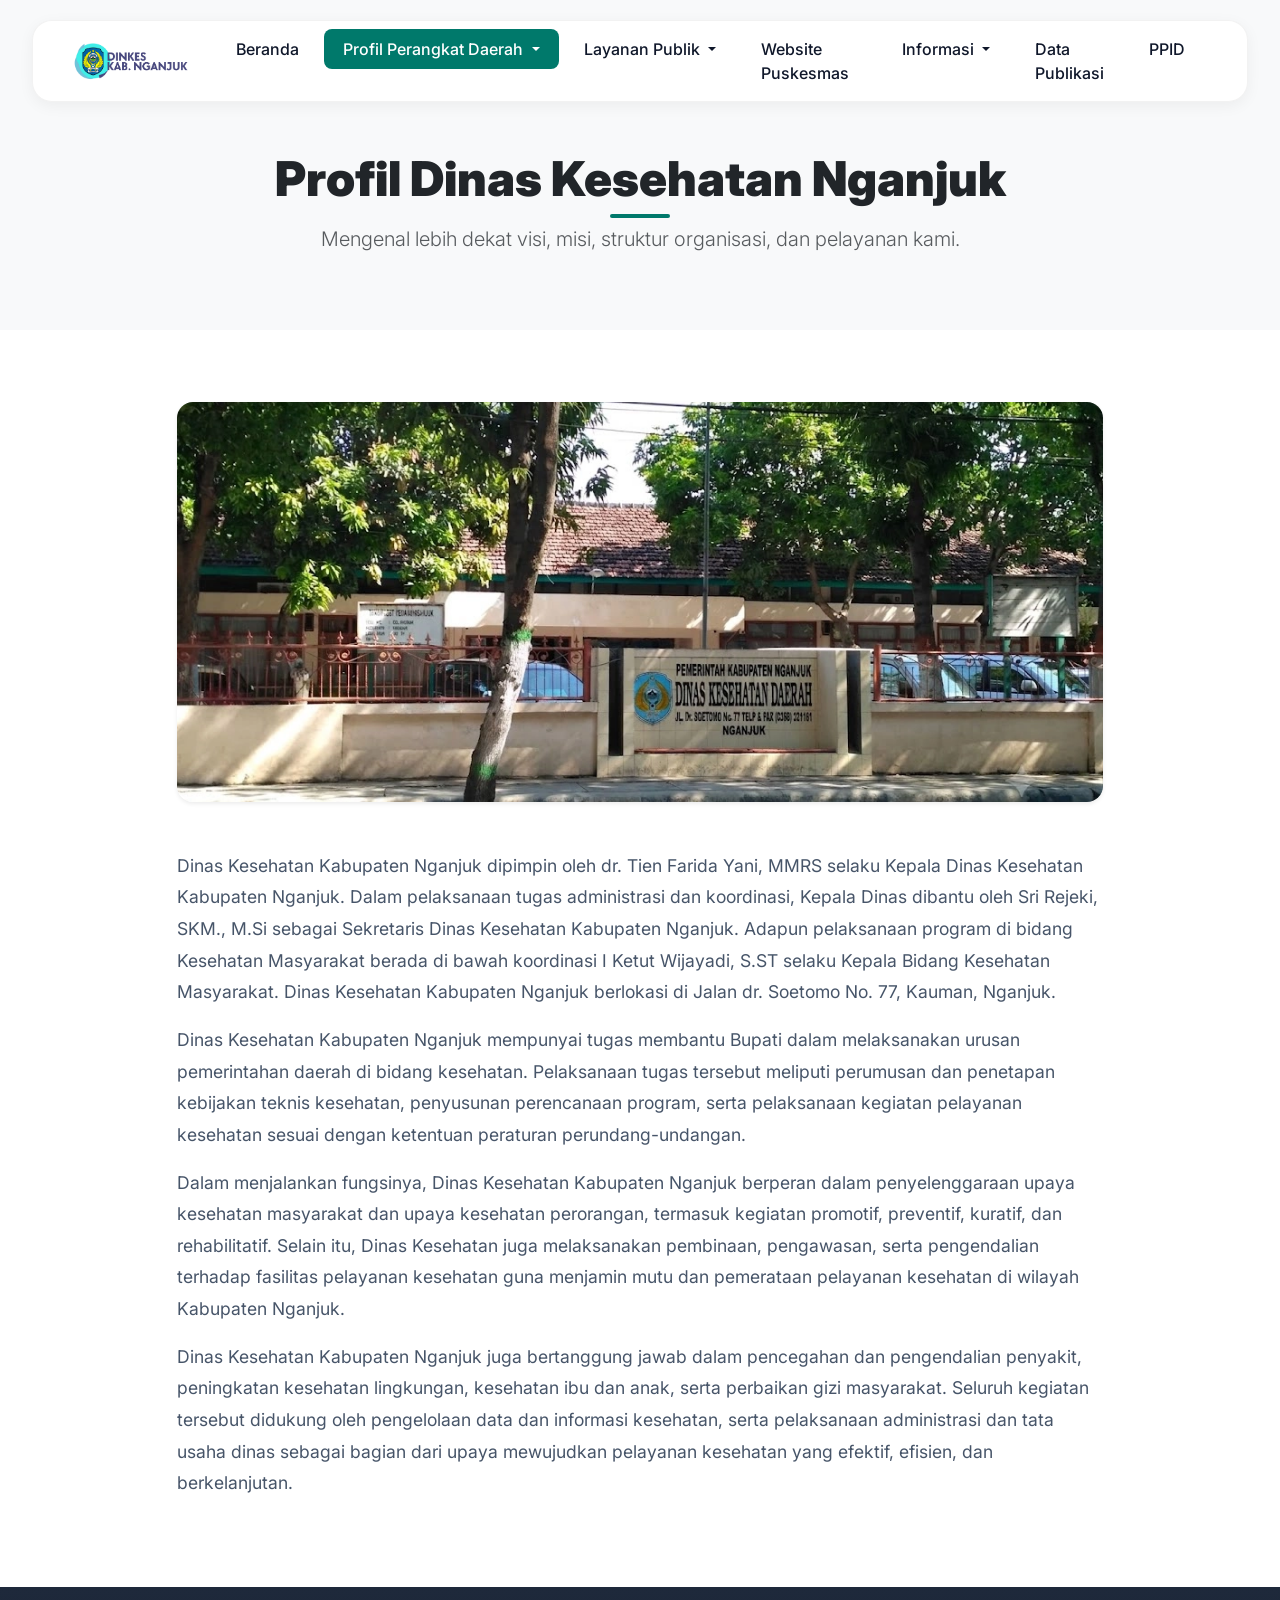
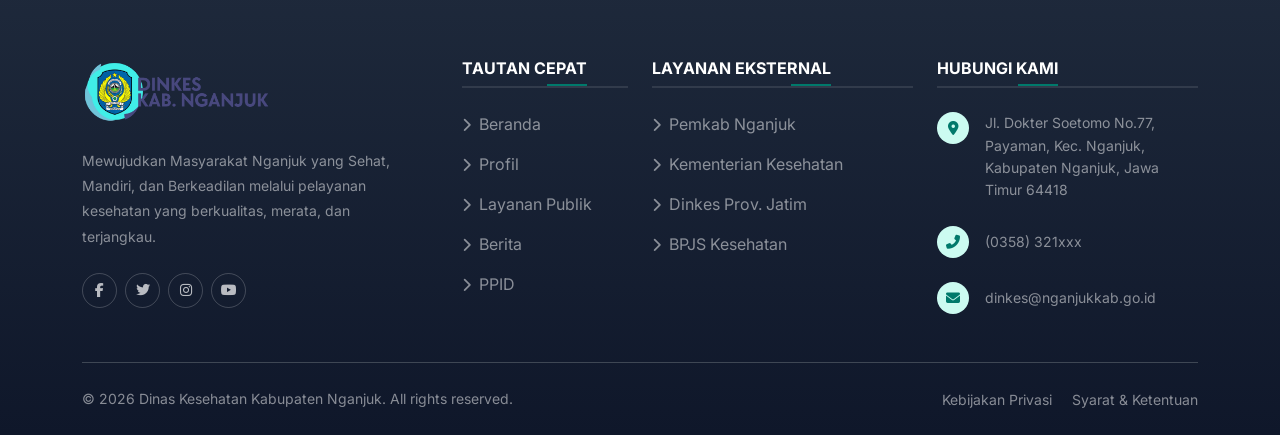
<file: profil.html>
<!DOCTYPE html>
<html lang="id">
<head>
    <meta charset="UTF-8">
    <meta name="viewport" content="width=device-width, initial-scale=1.0">
    <title>Profil - Dinas Kesehatan Kabupaten Nganjuk</title>
    <!-- Google Fonts: Inter -->
    <link rel="preconnect" href="https://fonts.googleapis.com">
    <link rel="preconnect" href="https://fonts.gstatic.com" crossorigin>
    <link href="https://fonts.googleapis.com/css2?family=Inter:wght@300;400;500;600;700&display=swap" rel="stylesheet">
    
    <!-- Bootstrap CSS -->
    <link href="https://cdn.jsdelivr.net/npm/bootstrap@5.3.2/dist/css/bootstrap.min.css" rel="stylesheet">
    
    <!-- FontAwesome -->
    <link rel="stylesheet" href="https://cdnjs.cloudflare.com/ajax/libs/font-awesome/6.4.2/css/all.min.css">
    
    <!-- Custom CSS -->
    <link rel="stylesheet" href="css/profil.css">
</head>
<body>

    <!-- Navbar -->
    <nav class="navbar navbar-expand-xl navbar-light custom-navbar">
        <div class="container-fluid px-3 px-xl-4">
            <a class="navbar-brand d-flex align-items-center" href="index.html">
                <img src="assets/logo-dinkes-web.webp" alt="Logo Dinkes Nganjuk" class="navbar-logo me-2">
            </a>
            <button class="navbar-toggler border-0 shadow-none bg-light" type="button" data-bs-toggle="collapse" data-bs-target="#mainNavbar" aria-controls="mainNavbar" aria-expanded="false" aria-label="Toggle navigation">
                <span class="navbar-toggler-icon"></span>
            </button>
            <div class="collapse navbar-collapse" id="mainNavbar">
                <ul class="navbar-nav ms-auto mb-2 mb-lg-0 fw-medium">
                    <li class="nav-item">
                        <a class="nav-link" aria-current="page" href="index.html">Beranda</a>
                    </li>
                    <li class="nav-item dropdown">
                        <a class="nav-link dropdown-toggle" href="#" role="button" data-bs-toggle="dropdown" aria-expanded="false">
                            Profil Perangkat Daerah
                        </a>
                        <ul class="dropdown-menu border-0 shadow-sm">
                            <li><a class="dropdown-item" href="profil.html">Profil Dinkes</a></li>
                            <li><a class="dropdown-item" href="tupoksi.html">Tupoksi Dinkes</a></li>
                            <li><a class="dropdown-item" href="visi-misi.html">Visi-Misi Kepala Daerah</a></li>
                            <li><a class="dropdown-item" href="maklumat.html">Maklumat Pelayanan</a></li>
                            <li><a class="dropdown-item" href="#">Mekanisme Pengaduan</a></li>
                            <li><a class="dropdown-item" href="motto.html">Motto Pelayanan</a></li>
                        </ul>
                    </li>
                    <li class="nav-item dropdown">
                        <a class="nav-link dropdown-toggle" href="#" role="button" data-bs-toggle="dropdown" aria-expanded="false">
                            Layanan Publik
                        </a>
                        <ul class="dropdown-menu border-0 shadow-sm">
                            <li><a class="dropdown-item" href="medis.html">Medis</a></li>
                            <li><a class="dropdown-item" href="faskes.html">Fasilitas Kesehatan</a></li>
                            <li><a class="dropdown-item" href="lainnya.html">Layanan Lainnya</a></li>
                        </ul>
                    </li>
                    <li class="nav-item">
                        <a class="nav-link" href="puskesmas.html">Website Puskesmas</a>
                    </li>
                    <li class="nav-item dropdown">
                        <a class="nav-link dropdown-toggle" href="#" role="button" data-bs-toggle="dropdown" aria-expanded="false">
                            Informasi
                        </a>
                        <ul class="dropdown-menu border-0 shadow-sm">
                            <li><a class="dropdown-item" href="#">RSD Nganjuk</a></li>
                            <li><a class="dropdown-item" href="#">RSD Kertosono</a></li>
                            <li><a class="dropdown-item" href="#">Lapor SP4N</a></li>
                            <li><a class="dropdown-item" href="#">SIPPN</a></li>
                        </ul>
                    </li>
                    <li class="nav-item">
                        <a class="nav-link" href="publikasi.html">Data Publikasi</a>
                    </li>
                    <li class="nav-item">
                        <a class="nav-link" href="ppid.html">PPID</a>
                    </li>
                </ul>
            </div>
        </div>
    </nav>

    <!-- Page Header -->
    <header class="bg-light" style="padding-top: 150px; padding-bottom: 60px;">
        <div class="container text-center">
            <h1 class="display-5 fw-black text-dark mb-3 section-title">Profil Dinas Kesehatan Nganjuk</h1>
            <p class="lead text-muted mx-auto" style="max-width: 700px;">Mengenal lebih dekat visi, misi, struktur organisasi, dan pelayanan kami.</p>
        </div>
    </header>

    <!-- Profile Content Section -->
    <section class="py-5 bg-white">
        <div class="container py-4">
            <div class="row justify-content-center">
                <div class="col-lg-10">
                    <img src="assets/image.webp" class="img-fluid rounded-4 mb-5 w-100 shadow-sm" style="object-fit: cover; max-height: 400px; object-position: center;" alt="Gedung Dinas Kesehatan Nganjuk">
                    
                    <div class="article-content" style="line-height: 1.8; font-size: 1.1rem; color: #475569;">
                        <p>Dinas Kesehatan Kabupaten Nganjuk dipimpin oleh dr. Tien Farida Yani, MMRS selaku Kepala Dinas Kesehatan Kabupaten Nganjuk. Dalam pelaksanaan tugas administrasi dan koordinasi, Kepala Dinas dibantu oleh Sri Rejeki, SKM., M.Si sebagai Sekretaris Dinas Kesehatan Kabupaten Nganjuk. Adapun pelaksanaan program di bidang Kesehatan Masyarakat berada di bawah koordinasi I Ketut Wijayadi, S.ST selaku Kepala Bidang Kesehatan Masyarakat. Dinas Kesehatan Kabupaten Nganjuk berlokasi di Jalan dr. Soetomo No. 77, Kauman, Nganjuk.</p>
                        
                        <p>Dinas Kesehatan Kabupaten Nganjuk mempunyai tugas membantu Bupati dalam melaksanakan urusan pemerintahan daerah di bidang kesehatan. Pelaksanaan tugas tersebut meliputi perumusan dan penetapan kebijakan teknis kesehatan, penyusunan perencanaan program, serta pelaksanaan kegiatan pelayanan kesehatan sesuai dengan ketentuan peraturan perundang-undangan.</p>
                        
                        <p>Dalam menjalankan fungsinya, Dinas Kesehatan Kabupaten Nganjuk berperan dalam penyelenggaraan upaya kesehatan masyarakat dan upaya kesehatan perorangan, termasuk kegiatan promotif, preventif, kuratif, dan rehabilitatif. Selain itu, Dinas Kesehatan juga melaksanakan pembinaan, pengawasan, serta pengendalian terhadap fasilitas pelayanan kesehatan guna menjamin mutu dan pemerataan pelayanan kesehatan di wilayah Kabupaten Nganjuk.</p>
                        
                        <p>Dinas Kesehatan Kabupaten Nganjuk juga bertanggung jawab dalam pencegahan dan pengendalian penyakit, peningkatan kesehatan lingkungan, kesehatan ibu dan anak, serta perbaikan gizi masyarakat. Seluruh kegiatan tersebut didukung oleh pengelolaan data dan informasi kesehatan, serta pelaksanaan administrasi dan tata usaha dinas sebagai bagian dari upaya mewujudkan pelayanan kesehatan yang efektif, efisien, dan berkelanjutan.</p>
                    </div>
                </div>
            </div>
        </div>
    </section>

    <!-- Footer -->
    <footer class="bg-dark text-white pt-5 pb-4">
        <div class="container pt-4">
            <div class="row mb-4">
                <div class="col-lg-4 col-md-6 mb-5 mb-lg-0">
                    <div class="mb-4">
                        <img src="assets/logo-dinkes-web.webp" alt="Logo Dinkes Nganjuk" class="img-fluid" style="max-height: 65px;">
                    </div>
                    <p class="text-white-50 small pe-lg-4 mb-4" style="line-height: 1.8;">Mewujudkan Masyarakat Nganjuk yang Sehat, Mandiri, dan Berkeadilan melalui pelayanan kesehatan yang berkualitas, merata, dan terjangkau.</p>
                    <div class="social-icons d-flex gap-2">
                        <a href="#" class="btn btn-outline-light btn-sm rounded-circle d-flex align-items-center justify-content-center" style="width: 35px; height: 35px;"><i class="fab fa-facebook-f"></i></a>
                        <a href="#" class="btn btn-outline-light btn-sm rounded-circle d-flex align-items-center justify-content-center" style="width: 35px; height: 35px;"><i class="fab fa-twitter"></i></a>
                        <a href="#" class="btn btn-outline-light btn-sm rounded-circle d-flex align-items-center justify-content-center" style="width: 35px; height: 35px;"><i class="fab fa-instagram"></i></a>
                        <a href="#" class="btn btn-outline-light btn-sm rounded-circle d-flex align-items-center justify-content-center" style="width: 35px; height: 35px;"><i class="fab fa-youtube"></i></a>
                    </div>
                </div>
                <div class="col-lg-2 col-md-6 mb-5 mb-lg-0">
                    <h6 class="text-uppercase fw-bold mb-4 position-relative pb-2" style="border-bottom: 2px solid rgba(255,255,255,0.1);">
                        Tautan Cepat
                        <span class="position-absolute bottom-0 left-0 bg-primary" style="height: 2px; width: 40px; margin-left: -40px;"></span>
                    </h6>
                    <ul class="list-unstyled footer-links">
                        <li class="mb-3"><a href="index.html" class="text-white-50 text-decoration-none"><i class="fas fa-chevron-right me-2 small"></i>Beranda</a></li>
                        <li class="mb-3"><a href="profil.html" class="text-white-50 text-decoration-none"><i class="fas fa-chevron-right me-2 small"></i>Profil</a></li>
                        <li class="mb-3"><a href="#" class="text-white-50 text-decoration-none"><i class="fas fa-chevron-right me-2 small"></i>Layanan Publik</a></li>
                        <li class="mb-3"><a href="#" class="text-white-50 text-decoration-none"><i class="fas fa-chevron-right me-2 small"></i>Berita</a></li>
                        <li class="mb-3"><a href="ppid.html" class="text-white-50 text-decoration-none"><i class="fas fa-chevron-right me-2 small"></i>PPID</a></li>
                    </ul>
                </div>
                <div class="col-lg-3 col-md-6 mb-5 mb-lg-0">
                    <h6 class="text-uppercase fw-bold mb-4 position-relative pb-2" style="border-bottom: 2px solid rgba(255,255,255,0.1);">
                        Layanan Eksternal
                        <span class="position-absolute bottom-0 left-0 bg-primary" style="height: 2px; width: 40px; margin-left: -40px;"></span>
                    </h6>
                    <ul class="list-unstyled footer-links">
                        <li class="mb-3"><a href="#" class="text-white-50 text-decoration-none"><i class="fas fa-chevron-right me-2 small"></i>Pemkab Nganjuk</a></li>
                        <li class="mb-3"><a href="#" class="text-white-50 text-decoration-none"><i class="fas fa-chevron-right me-2 small"></i>Kementerian Kesehatan</a></li>
                        <li class="mb-3"><a href="#" class="text-white-50 text-decoration-none"><i class="fas fa-chevron-right me-2 small"></i>Dinkes Prov. Jatim</a></li>
                        <li class="mb-3"><a href="#" class="text-white-50 text-decoration-none"><i class="fas fa-chevron-right me-2 small"></i>BPJS Kesehatan</a></li>
                    </ul>
                </div>
                <div class="col-lg-3 col-md-6 mb-5 mb-lg-0">
                    <h6 class="text-uppercase fw-bold mb-4 position-relative pb-2" style="border-bottom: 2px solid rgba(255,255,255,0.1);">
                        Hubungi Kami
                        <span class="position-absolute bottom-0 left-0 bg-primary" style="height: 2px; width: 40px; margin-left: -40px;"></span>
                    </h6>
                    <ul class="list-unstyled text-white-50 small">
                        <li class="mb-4 d-flex">
                            <div class="bg-primary-soft rounded-circle d-flex align-items-center justify-content-center me-3 flex-shrink-0" style="width: 32px; height: 32px;">
                                <i class="fas fa-map-marker-alt text-primary"></i>
                            </div>
                            <span style="line-height: 1.6;">Jl. Dokter Soetomo No.77, Payaman, Kec. Nganjuk, Kabupaten Nganjuk, Jawa Timur 64418</span>
                        </li>
                        <li class="mb-4 d-flex align-items-center">
                            <div class="bg-primary-soft rounded-circle d-flex align-items-center justify-content-center me-3 flex-shrink-0" style="width: 32px; height: 32px;">
                                <i class="fas fa-phone-alt text-primary"></i>
                            </div>
                            <span>(0358) 321xxx</span>
                        </li>
                        <li class="mb-4 d-flex align-items-center">
                            <div class="bg-primary-soft rounded-circle d-flex align-items-center justify-content-center me-3 flex-shrink-0" style="width: 32px; height: 32px;">
                                <i class="fas fa-envelope text-primary"></i>
                            </div>
                            <span>dinkes@nganjukkab.go.id</span>
                        </li>
                    </ul>
                </div>
            </div>
            <hr class="border-secondary mt-2 mb-4 opacity-50">
            <div class="row align-items-center">
                <div class="col-md-6 text-center text-md-start">
                    <p class="text-white-50 small mb-0">&copy; 2026 Dinas Kesehatan Kabupaten Nganjuk. All rights reserved.</p>
                </div>
                <div class="col-md-6 text-center text-md-end mt-3 mt-md-0">
                    <a href="#" class="text-white-50 small text-decoration-none me-3 hover-white">Kebijakan Privasi</a>
                    <a href="#" class="text-white-50 small text-decoration-none hover-white">Syarat & Ketentuan</a>
                </div>
            </div>
        </div>
    </footer>

    <!-- Bootstrap Bundle with Popper -->
    <script src="https://cdn.jsdelivr.net/npm/bootstrap@5.3.2/dist/js/bootstrap.bundle.min.js"></script>
    
    <!-- Custom Script for Navbar Scroll -->
    <script>
        document.addEventListener("DOMContentLoaded", function(){
            // Set active nav link
            let currentPath = window.location.pathname.split('/').pop();
            if (currentPath === '') currentPath = 'index.html';
            
            document.querySelectorAll('.navbar-nav .nav-link, .navbar-nav .dropdown-item').forEach(link => {
                link.classList.remove('active');
                if (link.getAttribute('href') === currentPath) {
                    link.classList.add('active');
                    let dropdown = link.closest('.dropdown');
                    if (dropdown) {
                        let toggle = dropdown.querySelector('.nav-link.dropdown-toggle');
                        if (toggle) toggle.classList.add('active');
                    }
                }
            });

            window.addEventListener('scroll', function() {
                if (window.scrollY > 50) {
                    document.querySelector('.custom-navbar').classList.add('scrolled');
                } else {
                    document.querySelector('.custom-navbar').classList.remove('scrolled');
                }
            });
        });
    </script>
</body>
</html>
</file>
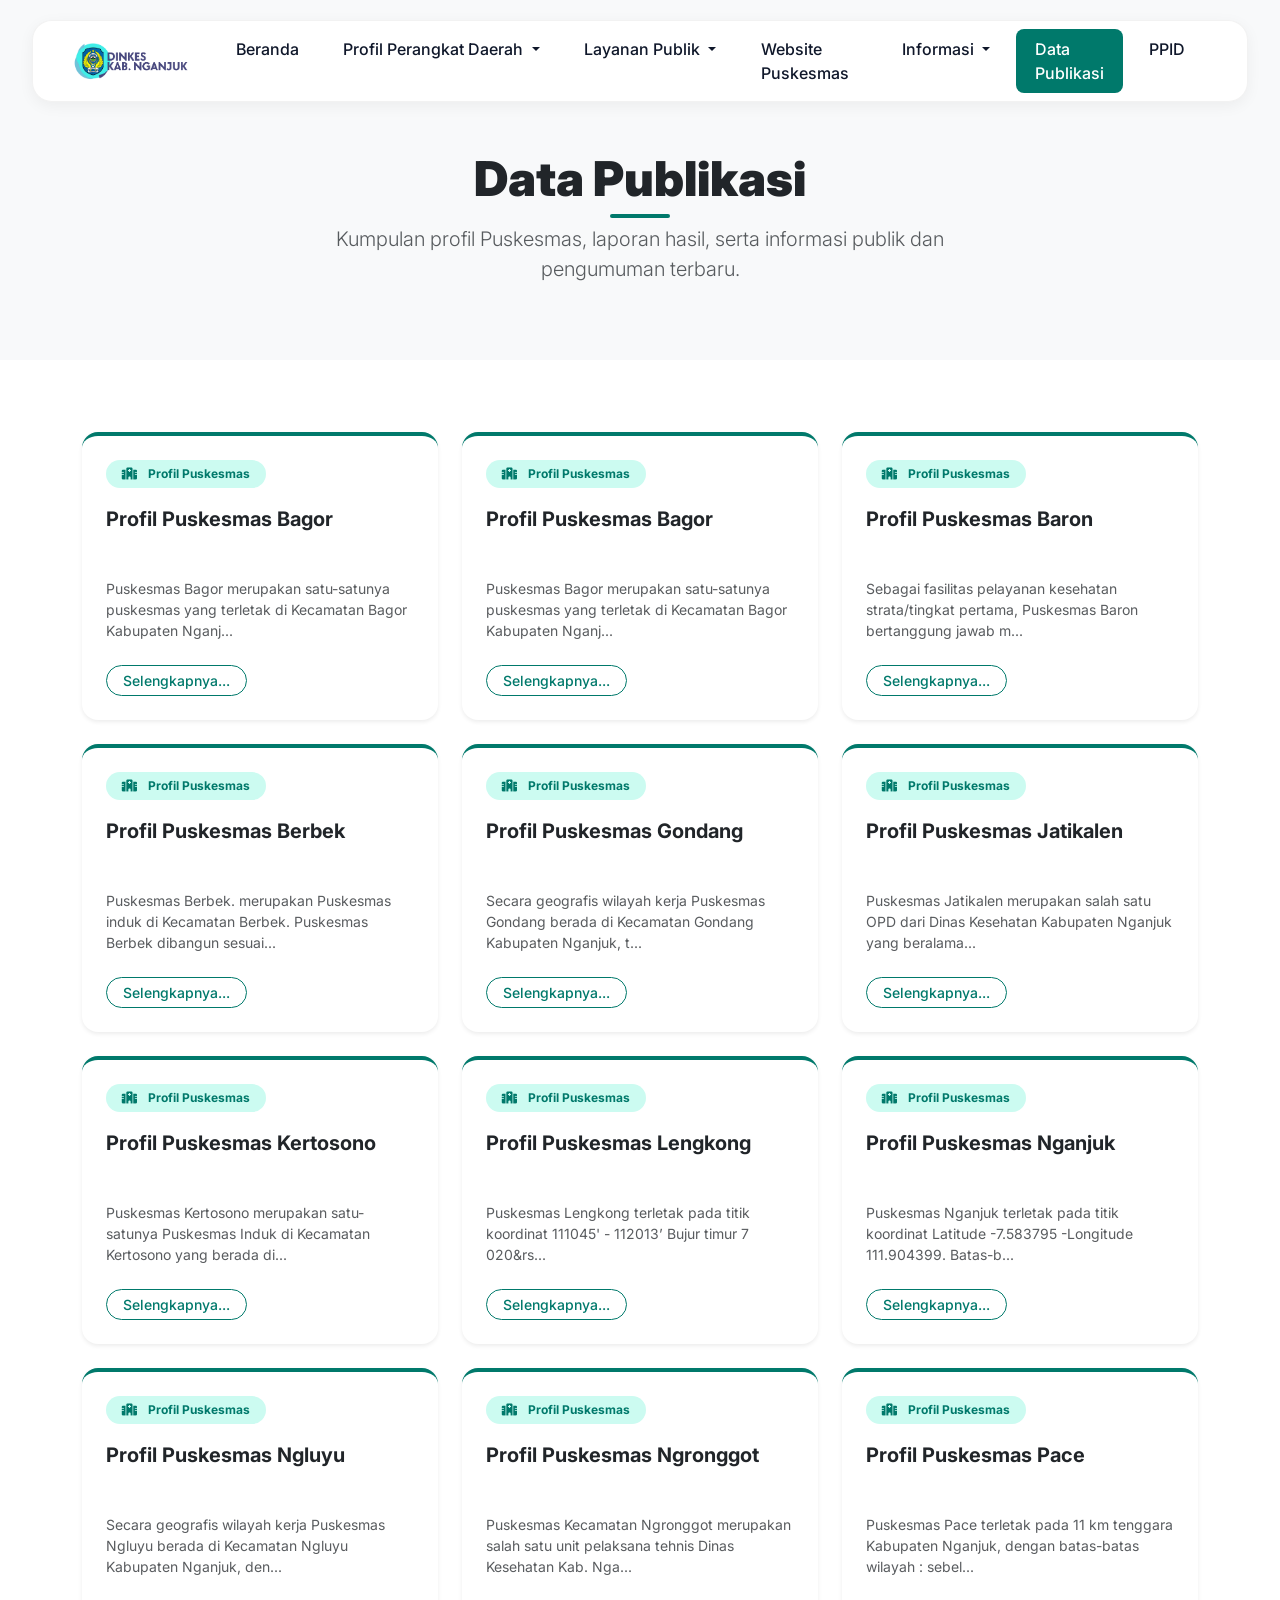
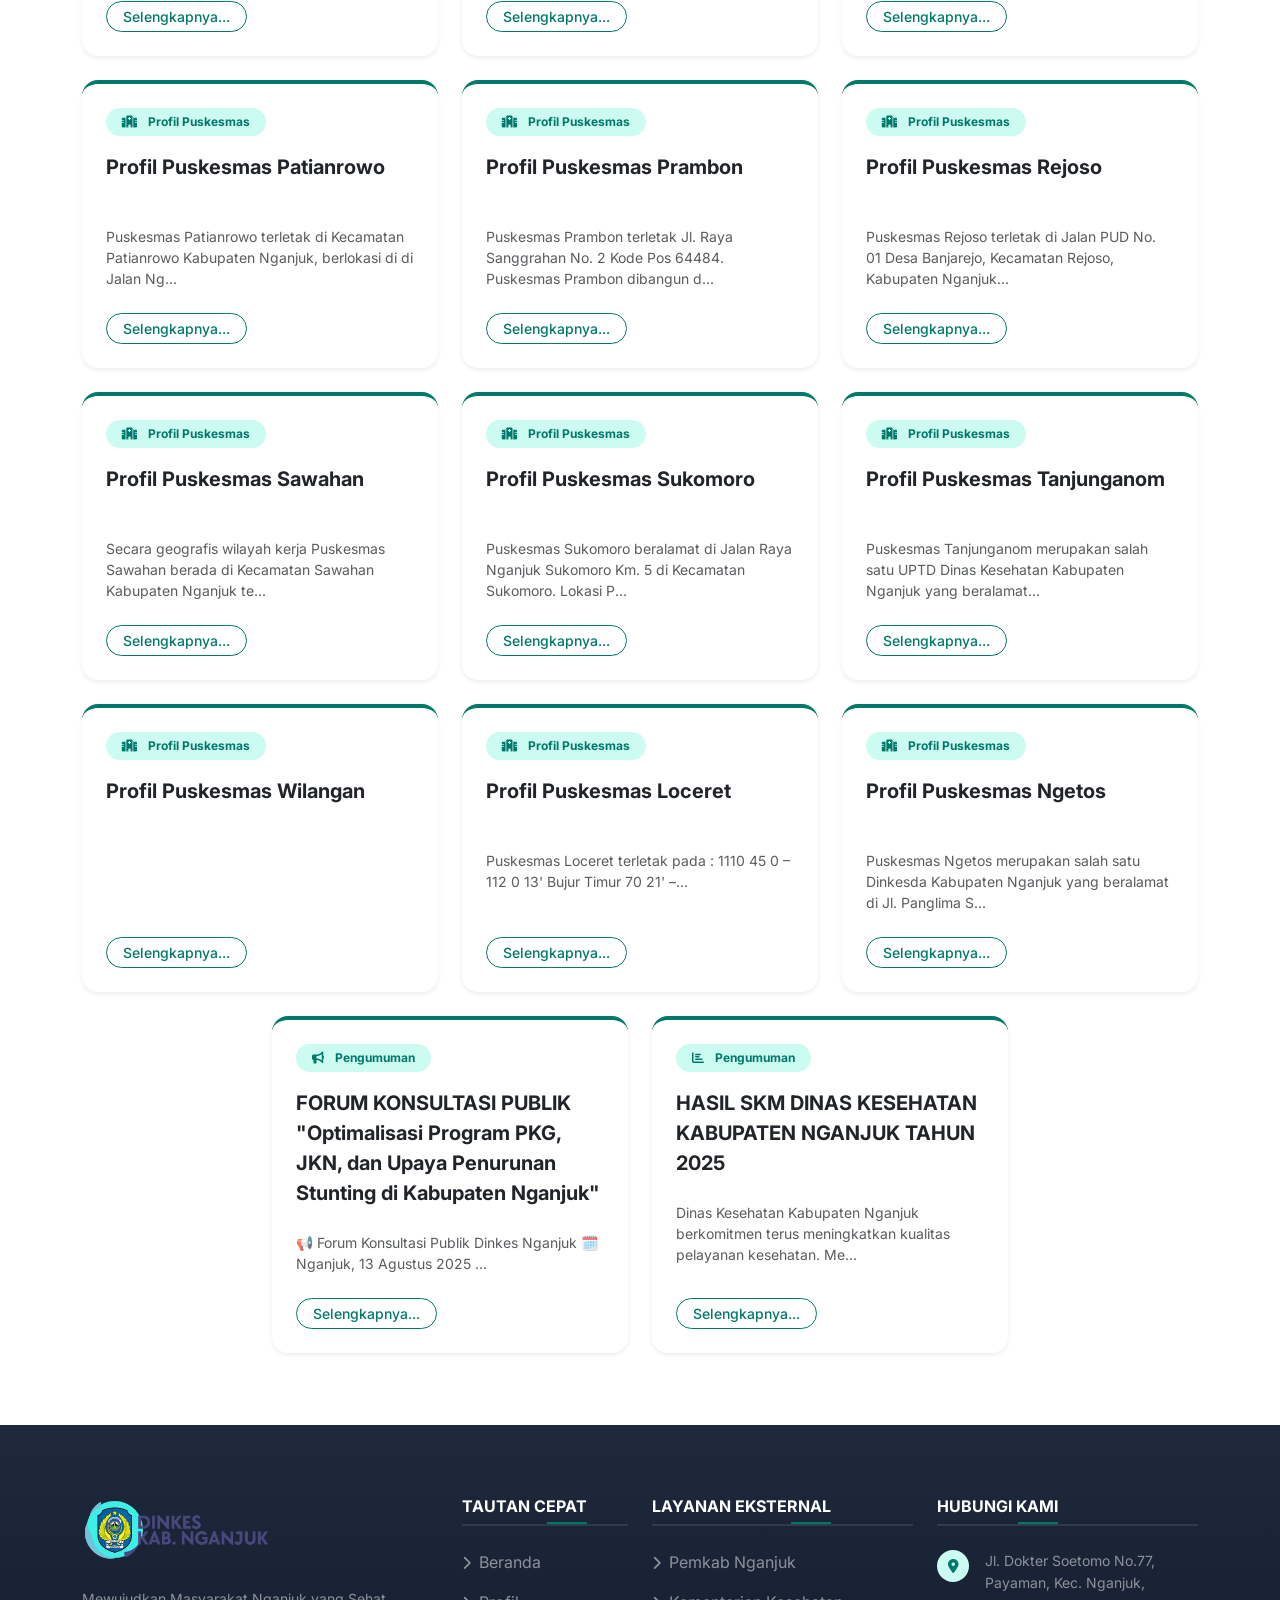
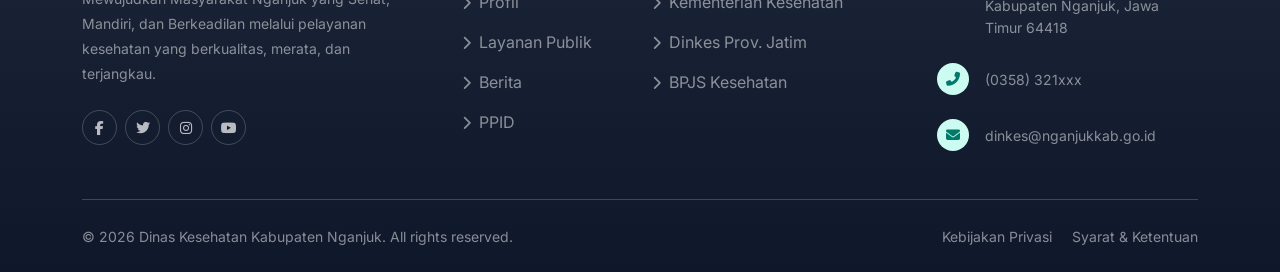
<file: publikasi.html>
<!DOCTYPE html>
<html lang="id">
<head>
    <meta charset="UTF-8">
    <meta name="viewport" content="width=device-width, initial-scale=1.0">
    <title>Data Publikasi - Dinas Kesehatan Kabupaten Nganjuk</title>
    <!-- Google Fonts: Inter -->
    <link rel="preconnect" href="https://fonts.googleapis.com">
    <link rel="preconnect" href="https://fonts.gstatic.com" crossorigin>
    <link href="https://fonts.googleapis.com/css2?family=Inter:wght@300;400;500;600;700&display=swap" rel="stylesheet">
    
    <!-- Bootstrap CSS -->
    <link href="https://cdn.jsdelivr.net/npm/bootstrap@5.3.2/dist/css/bootstrap.min.css" rel="stylesheet">
    
    <!-- FontAwesome -->
    <link rel="stylesheet" href="https://cdnjs.cloudflare.com/ajax/libs/font-awesome/6.4.2/css/all.min.css">
    
    <!-- Custom CSS -->
    <link rel="stylesheet" href="css/publikasi.css">
</head>
<body>

    <!-- Navbar -->
    <nav class="navbar navbar-expand-xl navbar-light custom-navbar">
        <div class="container-fluid px-3 px-xl-4">
            <a class="navbar-brand d-flex align-items-center" href="index.html">
                <img src="assets/logo-dinkes-web.webp" alt="Logo Dinkes Nganjuk" class="navbar-logo me-2">
            </a>
            <button class="navbar-toggler border-0 shadow-none bg-light" type="button" data-bs-toggle="collapse" data-bs-target="#mainNavbar" aria-controls="mainNavbar" aria-expanded="false" aria-label="Toggle navigation">
                <span class="navbar-toggler-icon"></span>
            </button>
            <div class="collapse navbar-collapse" id="mainNavbar">
                <ul class="navbar-nav ms-auto mb-2 mb-lg-0 fw-medium">
                    <li class="nav-item">
                        <a class="nav-link" aria-current="page" href="index.html">Beranda</a>
                    </li>
                    <li class="nav-item dropdown">
                        <a class="nav-link dropdown-toggle" href="#" role="button" data-bs-toggle="dropdown" aria-expanded="false">
                            Profil Perangkat Daerah
                        </a>
                        <ul class="dropdown-menu border-0 shadow-sm">
                            <li><a class="dropdown-item" href="profil.html">Profil Dinkes</a></li>
                            <li><a class="dropdown-item" href="tupoksi.html">Tupoksi Dinkes</a></li>
                            <li><a class="dropdown-item" href="visi-misi.html">Visi-Misi Kepala Daerah</a></li>
                            <li><a class="dropdown-item" href="maklumat.html">Maklumat Pelayanan</a></li>
                            <li><a class="dropdown-item" href="#">Mekanisme Pengaduan</a></li>
                            <li><a class="dropdown-item" href="motto.html">Motto Pelayanan</a></li>
                        </ul>
                    </li>
                    <li class="nav-item dropdown">
                        <a class="nav-link dropdown-toggle" href="#" role="button" data-bs-toggle="dropdown" aria-expanded="false">
                            Layanan Publik
                        </a>
                        <ul class="dropdown-menu border-0 shadow-sm">
                            <li><a class="dropdown-item" href="medis.html">Medis</a></li>
                            <li><a class="dropdown-item" href="faskes.html">Fasilitas Kesehatan</a></li>
                            <li><a class="dropdown-item" href="lainnya.html">Layanan Lainnya</a></li>
                        </ul>
                    </li>
                    <li class="nav-item">
                        <a class="nav-link" href="puskesmas.html">Website Puskesmas</a>
                    </li>
                    <li class="nav-item dropdown">
                        <a class="nav-link dropdown-toggle" href="#" role="button" data-bs-toggle="dropdown" aria-expanded="false">
                            Informasi
                        </a>
                        <ul class="dropdown-menu border-0 shadow-sm">
                            <li><a class="dropdown-item" href="#">RSD Nganjuk</a></li>
                            <li><a class="dropdown-item" href="#">RSD Kertosono</a></li>
                            <li><a class="dropdown-item" href="#">Lapor SP4N</a></li>
                            <li><a class="dropdown-item" href="#">SIPPN</a></li>
                        </ul>
                    </li>
                    <li class="nav-item">
                        <a class="nav-link" href="publikasi.html">Data Publikasi</a>
                    </li>
                    <li class="nav-item">
                        <a class="nav-link" href="ppid.html">PPID</a>
                    </li>
                </ul>
            </div>
        </div>
    </nav>

    <!-- Page Header -->
    <header class="bg-light" style="padding-top: 150px; padding-bottom: 60px;">
        <div class="container text-center">
            <h1 class="display-5 fw-black text-dark mb-3 section-title text-capitalize">Data Publikasi</h1>
            <p class="lead text-muted mx-auto" style="max-width: 700px;">Kumpulan profil Puskesmas, laporan hasil, serta informasi publik dan pengumuman terbaru.</p>
        </div>
    </header>

    <!-- Content Section -->
    <section class="py-5 bg-white">
        <div class="container py-4">
            <div class="row g-4 justify-content-center">
                <div class="col-md-6 col-lg-4">
                    <div class="card h-100 border-0 shadow-sm rounded-4 position-relative hover-shadow-lg transition-all" style="border-top: 4px solid var(--bs-primary) !important;">
                        <div class="card-body p-4 d-flex flex-column">
                            <div class="mb-3">
                                <span class="badge bg-primary-soft text-primary rounded-pill px-3 py-2 mb-3"><i class="fas fa-hospital me-2"></i> Profil Puskesmas</span>
                                <h5 class="card-title fw-bold text-dark lh-base" style="min-height: 50px;">Profil Puskesmas Bagor</h5>
                            </div>
                            <p class="card-text text-muted mb-4 small flex-grow-1">Puskesmas Bagor merupakan satu-satunya puskesmas yang terletak di Kecamatan Bagor Kabupaten Nganj...</p>
                            <a href="#" class="btn btn-outline-primary btn-sm rounded-pill align-self-start fw-medium px-3 mt-auto">Selengkapnya...</a>
                        </div>
                    </div>
                </div>
                <div class="col-md-6 col-lg-4">
                    <div class="card h-100 border-0 shadow-sm rounded-4 position-relative hover-shadow-lg transition-all" style="border-top: 4px solid var(--bs-primary) !important;">
                        <div class="card-body p-4 d-flex flex-column">
                            <div class="mb-3">
                                <span class="badge bg-primary-soft text-primary rounded-pill px-3 py-2 mb-3"><i class="fas fa-hospital me-2"></i> Profil Puskesmas</span>
                                <h5 class="card-title fw-bold text-dark lh-base" style="min-height: 50px;">Profil Puskesmas Bagor</h5>
                            </div>
                            <p class="card-text text-muted mb-4 small flex-grow-1">Puskesmas Bagor merupakan satu-satunya puskesmas yang terletak di Kecamatan Bagor Kabupaten Nganj...</p>
                            <a href="#" class="btn btn-outline-primary btn-sm rounded-pill align-self-start fw-medium px-3 mt-auto">Selengkapnya...</a>
                        </div>
                    </div>
                </div>
                <div class="col-md-6 col-lg-4">
                    <div class="card h-100 border-0 shadow-sm rounded-4 position-relative hover-shadow-lg transition-all" style="border-top: 4px solid var(--bs-primary) !important;">
                        <div class="card-body p-4 d-flex flex-column">
                            <div class="mb-3">
                                <span class="badge bg-primary-soft text-primary rounded-pill px-3 py-2 mb-3"><i class="fas fa-hospital me-2"></i> Profil Puskesmas</span>
                                <h5 class="card-title fw-bold text-dark lh-base" style="min-height: 50px;">Profil Puskesmas Baron</h5>
                            </div>
                            <p class="card-text text-muted mb-4 small flex-grow-1">Sebagai fasilitas pelayanan kesehatan strata/tingkat pertama, Puskesmas Baron bertanggung jawab m...</p>
                            <a href="#" class="btn btn-outline-primary btn-sm rounded-pill align-self-start fw-medium px-3 mt-auto">Selengkapnya...</a>
                        </div>
                    </div>
                </div>
                <div class="col-md-6 col-lg-4">
                    <div class="card h-100 border-0 shadow-sm rounded-4 position-relative hover-shadow-lg transition-all" style="border-top: 4px solid var(--bs-primary) !important;">
                        <div class="card-body p-4 d-flex flex-column">
                            <div class="mb-3">
                                <span class="badge bg-primary-soft text-primary rounded-pill px-3 py-2 mb-3"><i class="fas fa-hospital me-2"></i> Profil Puskesmas</span>
                                <h5 class="card-title fw-bold text-dark lh-base" style="min-height: 50px;">Profil Puskesmas Berbek</h5>
                            </div>
                            <p class="card-text text-muted mb-4 small flex-grow-1">Puskesmas Berbek. merupakan Puskesmas induk di Kecamatan Berbek. Puskesmas Berbek dibangun sesuai...</p>
                            <a href="#" class="btn btn-outline-primary btn-sm rounded-pill align-self-start fw-medium px-3 mt-auto">Selengkapnya...</a>
                        </div>
                    </div>
                </div>
                <div class="col-md-6 col-lg-4">
                    <div class="card h-100 border-0 shadow-sm rounded-4 position-relative hover-shadow-lg transition-all" style="border-top: 4px solid var(--bs-primary) !important;">
                        <div class="card-body p-4 d-flex flex-column">
                            <div class="mb-3">
                                <span class="badge bg-primary-soft text-primary rounded-pill px-3 py-2 mb-3"><i class="fas fa-hospital me-2"></i> Profil Puskesmas</span>
                                <h5 class="card-title fw-bold text-dark lh-base" style="min-height: 50px;">Profil Puskesmas Gondang</h5>
                            </div>
                            <p class="card-text text-muted mb-4 small flex-grow-1">Secara geografis wilayah kerja Puskesmas Gondang berada di Kecamatan Gondang Kabupaten Nganjuk, t...</p>
                            <a href="#" class="btn btn-outline-primary btn-sm rounded-pill align-self-start fw-medium px-3 mt-auto">Selengkapnya...</a>
                        </div>
                    </div>
                </div>
                <div class="col-md-6 col-lg-4">
                    <div class="card h-100 border-0 shadow-sm rounded-4 position-relative hover-shadow-lg transition-all" style="border-top: 4px solid var(--bs-primary) !important;">
                        <div class="card-body p-4 d-flex flex-column">
                            <div class="mb-3">
                                <span class="badge bg-primary-soft text-primary rounded-pill px-3 py-2 mb-3"><i class="fas fa-hospital me-2"></i> Profil Puskesmas</span>
                                <h5 class="card-title fw-bold text-dark lh-base" style="min-height: 50px;">Profil Puskesmas Jatikalen</h5>
                            </div>
                            <p class="card-text text-muted mb-4 small flex-grow-1">Puskesmas Jatikalen merupakan salah satu OPD dari Dinas Kesehatan Kabupaten Nganjuk yang beralama...</p>
                            <a href="#" class="btn btn-outline-primary btn-sm rounded-pill align-self-start fw-medium px-3 mt-auto">Selengkapnya...</a>
                        </div>
                    </div>
                </div>
                <div class="col-md-6 col-lg-4">
                    <div class="card h-100 border-0 shadow-sm rounded-4 position-relative hover-shadow-lg transition-all" style="border-top: 4px solid var(--bs-primary) !important;">
                        <div class="card-body p-4 d-flex flex-column">
                            <div class="mb-3">
                                <span class="badge bg-primary-soft text-primary rounded-pill px-3 py-2 mb-3"><i class="fas fa-hospital me-2"></i> Profil Puskesmas</span>
                                <h5 class="card-title fw-bold text-dark lh-base" style="min-height: 50px;">Profil Puskesmas Kertosono</h5>
                            </div>
                            <p class="card-text text-muted mb-4 small flex-grow-1">Puskesmas Kertosono merupakan satu-satunya Puskesmas Induk di Kecamatan Kertosono yang berada di...</p>
                            <a href="#" class="btn btn-outline-primary btn-sm rounded-pill align-self-start fw-medium px-3 mt-auto">Selengkapnya...</a>
                        </div>
                    </div>
                </div>
                <div class="col-md-6 col-lg-4">
                    <div class="card h-100 border-0 shadow-sm rounded-4 position-relative hover-shadow-lg transition-all" style="border-top: 4px solid var(--bs-primary) !important;">
                        <div class="card-body p-4 d-flex flex-column">
                            <div class="mb-3">
                                <span class="badge bg-primary-soft text-primary rounded-pill px-3 py-2 mb-3"><i class="fas fa-hospital me-2"></i> Profil Puskesmas</span>
                                <h5 class="card-title fw-bold text-dark lh-base" style="min-height: 50px;">Profil Puskesmas Lengkong</h5>
                            </div>
                            <p class="card-text text-muted mb-4 small flex-grow-1">Puskesmas Lengkong terletak pada titik koordinat 111045' - 112013’ Bujur timur 7 020&rs...</p>
                            <a href="#" class="btn btn-outline-primary btn-sm rounded-pill align-self-start fw-medium px-3 mt-auto">Selengkapnya...</a>
                        </div>
                    </div>
                </div>
                <div class="col-md-6 col-lg-4">
                    <div class="card h-100 border-0 shadow-sm rounded-4 position-relative hover-shadow-lg transition-all" style="border-top: 4px solid var(--bs-primary) !important;">
                        <div class="card-body p-4 d-flex flex-column">
                            <div class="mb-3">
                                <span class="badge bg-primary-soft text-primary rounded-pill px-3 py-2 mb-3"><i class="fas fa-hospital me-2"></i> Profil Puskesmas</span>
                                <h5 class="card-title fw-bold text-dark lh-base" style="min-height: 50px;">Profil Puskesmas Nganjuk</h5>
                            </div>
                            <p class="card-text text-muted mb-4 small flex-grow-1">Puskesmas Nganjuk terletak pada titik koordinat Latitude -7.583795 -Longitude 111.904399. Batas-b...</p>
                            <a href="#" class="btn btn-outline-primary btn-sm rounded-pill align-self-start fw-medium px-3 mt-auto">Selengkapnya...</a>
                        </div>
                    </div>
                </div>
                <div class="col-md-6 col-lg-4">
                    <div class="card h-100 border-0 shadow-sm rounded-4 position-relative hover-shadow-lg transition-all" style="border-top: 4px solid var(--bs-primary) !important;">
                        <div class="card-body p-4 d-flex flex-column">
                            <div class="mb-3">
                                <span class="badge bg-primary-soft text-primary rounded-pill px-3 py-2 mb-3"><i class="fas fa-hospital me-2"></i> Profil Puskesmas</span>
                                <h5 class="card-title fw-bold text-dark lh-base" style="min-height: 50px;">Profil Puskesmas Ngluyu</h5>
                            </div>
                            <p class="card-text text-muted mb-4 small flex-grow-1">Secara geografis wilayah kerja Puskesmas Ngluyu berada di Kecamatan Ngluyu Kabupaten Nganjuk, den...</p>
                            <a href="#" class="btn btn-outline-primary btn-sm rounded-pill align-self-start fw-medium px-3 mt-auto">Selengkapnya...</a>
                        </div>
                    </div>
                </div>
                <div class="col-md-6 col-lg-4">
                    <div class="card h-100 border-0 shadow-sm rounded-4 position-relative hover-shadow-lg transition-all" style="border-top: 4px solid var(--bs-primary) !important;">
                        <div class="card-body p-4 d-flex flex-column">
                            <div class="mb-3">
                                <span class="badge bg-primary-soft text-primary rounded-pill px-3 py-2 mb-3"><i class="fas fa-hospital me-2"></i> Profil Puskesmas</span>
                                <h5 class="card-title fw-bold text-dark lh-base" style="min-height: 50px;">Profil Puskesmas Ngronggot</h5>
                            </div>
                            <p class="card-text text-muted mb-4 small flex-grow-1">Puskesmas Kecamatan Ngronggot merupakan salah satu unit pelaksana tehnis Dinas Kesehatan Kab. Nga...</p>
                            <a href="#" class="btn btn-outline-primary btn-sm rounded-pill align-self-start fw-medium px-3 mt-auto">Selengkapnya...</a>
                        </div>
                    </div>
                </div>
                <div class="col-md-6 col-lg-4">
                    <div class="card h-100 border-0 shadow-sm rounded-4 position-relative hover-shadow-lg transition-all" style="border-top: 4px solid var(--bs-primary) !important;">
                        <div class="card-body p-4 d-flex flex-column">
                            <div class="mb-3">
                                <span class="badge bg-primary-soft text-primary rounded-pill px-3 py-2 mb-3"><i class="fas fa-hospital me-2"></i> Profil Puskesmas</span>
                                <h5 class="card-title fw-bold text-dark lh-base" style="min-height: 50px;">Profil Puskesmas Pace</h5>
                            </div>
                            <p class="card-text text-muted mb-4 small flex-grow-1">Puskesmas Pace terletak pada 11 km tenggara Kabupaten Nganjuk, dengan batas-batas wilayah : sebel...</p>
                            <a href="#" class="btn btn-outline-primary btn-sm rounded-pill align-self-start fw-medium px-3 mt-auto">Selengkapnya...</a>
                        </div>
                    </div>
                </div>
                <div class="col-md-6 col-lg-4">
                    <div class="card h-100 border-0 shadow-sm rounded-4 position-relative hover-shadow-lg transition-all" style="border-top: 4px solid var(--bs-primary) !important;">
                        <div class="card-body p-4 d-flex flex-column">
                            <div class="mb-3">
                                <span class="badge bg-primary-soft text-primary rounded-pill px-3 py-2 mb-3"><i class="fas fa-hospital me-2"></i> Profil Puskesmas</span>
                                <h5 class="card-title fw-bold text-dark lh-base" style="min-height: 50px;">Profil Puskesmas Patianrowo</h5>
                            </div>
                            <p class="card-text text-muted mb-4 small flex-grow-1">Puskesmas Patianrowo terletak di Kecamatan Patianrowo Kabupaten Nganjuk, berlokasi di di Jalan Ng...</p>
                            <a href="#" class="btn btn-outline-primary btn-sm rounded-pill align-self-start fw-medium px-3 mt-auto">Selengkapnya...</a>
                        </div>
                    </div>
                </div>
                <div class="col-md-6 col-lg-4">
                    <div class="card h-100 border-0 shadow-sm rounded-4 position-relative hover-shadow-lg transition-all" style="border-top: 4px solid var(--bs-primary) !important;">
                        <div class="card-body p-4 d-flex flex-column">
                            <div class="mb-3">
                                <span class="badge bg-primary-soft text-primary rounded-pill px-3 py-2 mb-3"><i class="fas fa-hospital me-2"></i> Profil Puskesmas</span>
                                <h5 class="card-title fw-bold text-dark lh-base" style="min-height: 50px;">Profil Puskesmas Prambon</h5>
                            </div>
                            <p class="card-text text-muted mb-4 small flex-grow-1">Puskesmas Prambon terletak Jl. Raya Sanggrahan No. 2 Kode Pos 64484. Puskesmas Prambon dibangun d...</p>
                            <a href="#" class="btn btn-outline-primary btn-sm rounded-pill align-self-start fw-medium px-3 mt-auto">Selengkapnya...</a>
                        </div>
                    </div>
                </div>
                <div class="col-md-6 col-lg-4">
                    <div class="card h-100 border-0 shadow-sm rounded-4 position-relative hover-shadow-lg transition-all" style="border-top: 4px solid var(--bs-primary) !important;">
                        <div class="card-body p-4 d-flex flex-column">
                            <div class="mb-3">
                                <span class="badge bg-primary-soft text-primary rounded-pill px-3 py-2 mb-3"><i class="fas fa-hospital me-2"></i> Profil Puskesmas</span>
                                <h5 class="card-title fw-bold text-dark lh-base" style="min-height: 50px;">Profil Puskesmas Rejoso</h5>
                            </div>
                            <p class="card-text text-muted mb-4 small flex-grow-1">Puskesmas Rejoso terletak di Jalan PUD No. 01 Desa Banjarejo, Kecamatan Rejoso, Kabupaten Nganjuk...</p>
                            <a href="#" class="btn btn-outline-primary btn-sm rounded-pill align-self-start fw-medium px-3 mt-auto">Selengkapnya...</a>
                        </div>
                    </div>
                </div>
                <div class="col-md-6 col-lg-4">
                    <div class="card h-100 border-0 shadow-sm rounded-4 position-relative hover-shadow-lg transition-all" style="border-top: 4px solid var(--bs-primary) !important;">
                        <div class="card-body p-4 d-flex flex-column">
                            <div class="mb-3">
                                <span class="badge bg-primary-soft text-primary rounded-pill px-3 py-2 mb-3"><i class="fas fa-hospital me-2"></i> Profil Puskesmas</span>
                                <h5 class="card-title fw-bold text-dark lh-base" style="min-height: 50px;">Profil Puskesmas Sawahan</h5>
                            </div>
                            <p class="card-text text-muted mb-4 small flex-grow-1">Secara geografis wilayah kerja Puskesmas Sawahan berada di Kecamatan Sawahan Kabupaten Nganjuk te...</p>
                            <a href="#" class="btn btn-outline-primary btn-sm rounded-pill align-self-start fw-medium px-3 mt-auto">Selengkapnya...</a>
                        </div>
                    </div>
                </div>
                <div class="col-md-6 col-lg-4">
                    <div class="card h-100 border-0 shadow-sm rounded-4 position-relative hover-shadow-lg transition-all" style="border-top: 4px solid var(--bs-primary) !important;">
                        <div class="card-body p-4 d-flex flex-column">
                            <div class="mb-3">
                                <span class="badge bg-primary-soft text-primary rounded-pill px-3 py-2 mb-3"><i class="fas fa-hospital me-2"></i> Profil Puskesmas</span>
                                <h5 class="card-title fw-bold text-dark lh-base" style="min-height: 50px;">Profil Puskesmas Sukomoro</h5>
                            </div>
                            <p class="card-text text-muted mb-4 small flex-grow-1">Puskesmas Sukomoro beralamat di Jalan Raya Nganjuk Sukomoro Km. 5 di Kecamatan Sukomoro. Lokasi P...</p>
                            <a href="#" class="btn btn-outline-primary btn-sm rounded-pill align-self-start fw-medium px-3 mt-auto">Selengkapnya...</a>
                        </div>
                    </div>
                </div>
                <div class="col-md-6 col-lg-4">
                    <div class="card h-100 border-0 shadow-sm rounded-4 position-relative hover-shadow-lg transition-all" style="border-top: 4px solid var(--bs-primary) !important;">
                        <div class="card-body p-4 d-flex flex-column">
                            <div class="mb-3">
                                <span class="badge bg-primary-soft text-primary rounded-pill px-3 py-2 mb-3"><i class="fas fa-hospital me-2"></i> Profil Puskesmas</span>
                                <h5 class="card-title fw-bold text-dark lh-base" style="min-height: 50px;">Profil Puskesmas Tanjunganom</h5>
                            </div>
                            <p class="card-text text-muted mb-4 small flex-grow-1">Puskesmas Tanjunganom merupakan salah satu UPTD Dinas Kesehatan Kabupaten Nganjuk yang beralamat...</p>
                            <a href="#" class="btn btn-outline-primary btn-sm rounded-pill align-self-start fw-medium px-3 mt-auto">Selengkapnya...</a>
                        </div>
                    </div>
                </div>
                <div class="col-md-6 col-lg-4">
                    <div class="card h-100 border-0 shadow-sm rounded-4 position-relative hover-shadow-lg transition-all" style="border-top: 4px solid var(--bs-primary) !important;">
                        <div class="card-body p-4 d-flex flex-column">
                            <div class="mb-3">
                                <span class="badge bg-primary-soft text-primary rounded-pill px-3 py-2 mb-3"><i class="fas fa-hospital me-2"></i> Profil Puskesmas</span>
                                <h5 class="card-title fw-bold text-dark lh-base" style="min-height: 50px;">Profil Puskesmas Wilangan</h5>
                            </div>
                            <p class="card-text text-muted mb-4 small flex-grow-1"></p>
                            <a href="#" class="btn btn-outline-primary btn-sm rounded-pill align-self-start fw-medium px-3 mt-auto">Selengkapnya...</a>
                        </div>
                    </div>
                </div>
                <div class="col-md-6 col-lg-4">
                    <div class="card h-100 border-0 shadow-sm rounded-4 position-relative hover-shadow-lg transition-all" style="border-top: 4px solid var(--bs-primary) !important;">
                        <div class="card-body p-4 d-flex flex-column">
                            <div class="mb-3">
                                <span class="badge bg-primary-soft text-primary rounded-pill px-3 py-2 mb-3"><i class="fas fa-hospital me-2"></i> Profil Puskesmas</span>
                                <h5 class="card-title fw-bold text-dark lh-base" style="min-height: 50px;">Profil Puskesmas Loceret</h5>
                            </div>
                            <p class="card-text text-muted mb-4 small flex-grow-1">Puskesmas Loceret terletak pada : 1110 45 0 – 112 0 13' Bujur Timur 70 21' –...</p>
                            <a href="#" class="btn btn-outline-primary btn-sm rounded-pill align-self-start fw-medium px-3 mt-auto">Selengkapnya...</a>
                        </div>
                    </div>
                </div>
                <div class="col-md-6 col-lg-4">
                    <div class="card h-100 border-0 shadow-sm rounded-4 position-relative hover-shadow-lg transition-all" style="border-top: 4px solid var(--bs-primary) !important;">
                        <div class="card-body p-4 d-flex flex-column">
                            <div class="mb-3">
                                <span class="badge bg-primary-soft text-primary rounded-pill px-3 py-2 mb-3"><i class="fas fa-hospital me-2"></i> Profil Puskesmas</span>
                                <h5 class="card-title fw-bold text-dark lh-base" style="min-height: 50px;">Profil Puskesmas Ngetos</h5>
                            </div>
                            <p class="card-text text-muted mb-4 small flex-grow-1">Puskesmas Ngetos merupakan salah satu Dinkesda Kabupaten Nganjuk yang beralamat di Jl. Panglima S...</p>
                            <a href="#" class="btn btn-outline-primary btn-sm rounded-pill align-self-start fw-medium px-3 mt-auto">Selengkapnya...</a>
                        </div>
                    </div>
                </div>
                <div class="col-md-6 col-lg-4">
                    <div class="card h-100 border-0 shadow-sm rounded-4 position-relative hover-shadow-lg transition-all" style="border-top: 4px solid var(--bs-primary) !important;">
                        <div class="card-body p-4 d-flex flex-column">
                            <div class="mb-3">
                                <span class="badge bg-primary-soft text-primary rounded-pill px-3 py-2 mb-3"><i class="fas fa-bullhorn me-2"></i> Pengumuman</span>
                                <h5 class="card-title fw-bold text-dark lh-base" style="min-height: 50px;">FORUM KONSULTASI PUBLIK "Optimalisasi Program PKG, JKN, dan Upaya Penurunan Stunting di Kabupaten Nganjuk"</h5>
                            </div>
                            <p class="card-text text-muted mb-4 small flex-grow-1">📢 Forum Konsultasi Publik Dinkes Nganjuk

🗓️ Nganjuk, 13 Agustus 2025

...</p>
                            <a href="#" class="btn btn-outline-primary btn-sm rounded-pill align-self-start fw-medium px-3 mt-auto">Selengkapnya...</a>
                        </div>
                    </div>
                </div>
                <div class="col-md-6 col-lg-4">
                    <div class="card h-100 border-0 shadow-sm rounded-4 position-relative hover-shadow-lg transition-all" style="border-top: 4px solid var(--bs-primary) !important;">
                        <div class="card-body p-4 d-flex flex-column">
                            <div class="mb-3">
                                <span class="badge bg-primary-soft text-primary rounded-pill px-3 py-2 mb-3"><i class="fas fa-chart-bar me-2"></i> Pengumuman</span>
                                <h5 class="card-title fw-bold text-dark lh-base" style="min-height: 50px;">HASIL SKM DINAS KESEHATAN KABUPATEN NGANJUK TAHUN 2025</h5>
                            </div>
                            <p class="card-text text-muted mb-4 small flex-grow-1">Dinas Kesehatan Kabupaten Nganjuk berkomitmen terus meningkatkan kualitas pelayanan kesehatan. Me...</p>
                            <a href="#" class="btn btn-outline-primary btn-sm rounded-pill align-self-start fw-medium px-3 mt-auto">Selengkapnya...</a>
                        </div>
                    </div>
                </div>
            </div>
        </div>
    </section>

    <!-- Footer -->
    <footer class="bg-dark text-white pt-5 pb-4">
        <div class="container pt-4">
            <div class="row mb-4">
                <div class="col-lg-4 col-md-6 mb-5 mb-lg-0">
                    <div class="mb-4">
                        <img src="assets/logo-dinkes-web.webp" alt="Logo Dinkes Nganjuk" class="img-fluid" style="max-height: 65px;">
                    </div>
                    <p class="text-white-50 small pe-lg-4 mb-4" style="line-height: 1.8;">Mewujudkan Masyarakat Nganjuk yang Sehat, Mandiri, dan Berkeadilan melalui pelayanan kesehatan yang berkualitas, merata, dan terjangkau.</p>
                    <div class="social-icons d-flex gap-2">
                        <a href="#" class="btn btn-outline-light btn-sm rounded-circle d-flex align-items-center justify-content-center" style="width: 35px; height: 35px;"><i class="fab fa-facebook-f"></i></a>
                        <a href="#" class="btn btn-outline-light btn-sm rounded-circle d-flex align-items-center justify-content-center" style="width: 35px; height: 35px;"><i class="fab fa-twitter"></i></a>
                        <a href="#" class="btn btn-outline-light btn-sm rounded-circle d-flex align-items-center justify-content-center" style="width: 35px; height: 35px;"><i class="fab fa-instagram"></i></a>
                        <a href="#" class="btn btn-outline-light btn-sm rounded-circle d-flex align-items-center justify-content-center" style="width: 35px; height: 35px;"><i class="fab fa-youtube"></i></a>
                    </div>
                </div>
                <div class="col-lg-2 col-md-6 mb-5 mb-lg-0">
                    <h6 class="text-uppercase fw-bold mb-4 position-relative pb-2" style="border-bottom: 2px solid rgba(255,255,255,0.1);">
                        Tautan Cepat
                        <span class="position-absolute bottom-0 left-0 bg-primary" style="height: 2px; width: 40px; margin-left: -40px;"></span>
                    </h6>
                    <ul class="list-unstyled footer-links">
                        <li class="mb-3"><a href="index.html" class="text-white-50 text-decoration-none"><i class="fas fa-chevron-right me-2 small"></i>Beranda</a></li>
                        <li class="mb-3"><a href="profil.html" class="text-white-50 text-decoration-none"><i class="fas fa-chevron-right me-2 small"></i>Profil</a></li>
                        <li class="mb-3"><a href="#" class="text-white-50 text-decoration-none"><i class="fas fa-chevron-right me-2 small"></i>Layanan Publik</a></li>
                        <li class="mb-3"><a href="#" class="text-white-50 text-decoration-none"><i class="fas fa-chevron-right me-2 small"></i>Berita</a></li>
                        <li class="mb-3"><a href="ppid.html" class="text-white-50 text-decoration-none"><i class="fas fa-chevron-right me-2 small"></i>PPID</a></li>
                    </ul>
                </div>
                <div class="col-lg-3 col-md-6 mb-5 mb-lg-0">
                    <h6 class="text-uppercase fw-bold mb-4 position-relative pb-2" style="border-bottom: 2px solid rgba(255,255,255,0.1);">
                        Layanan Eksternal
                        <span class="position-absolute bottom-0 left-0 bg-primary" style="height: 2px; width: 40px; margin-left: -40px;"></span>
                    </h6>
                    <ul class="list-unstyled footer-links">
                        <li class="mb-3"><a href="#" class="text-white-50 text-decoration-none"><i class="fas fa-chevron-right me-2 small"></i>Pemkab Nganjuk</a></li>
                        <li class="mb-3"><a href="#" class="text-white-50 text-decoration-none"><i class="fas fa-chevron-right me-2 small"></i>Kementerian Kesehatan</a></li>
                        <li class="mb-3"><a href="#" class="text-white-50 text-decoration-none"><i class="fas fa-chevron-right me-2 small"></i>Dinkes Prov. Jatim</a></li>
                        <li class="mb-3"><a href="#" class="text-white-50 text-decoration-none"><i class="fas fa-chevron-right me-2 small"></i>BPJS Kesehatan</a></li>
                    </ul>
                </div>
                <div class="col-lg-3 col-md-6 mb-5 mb-lg-0">
                    <h6 class="text-uppercase fw-bold mb-4 position-relative pb-2" style="border-bottom: 2px solid rgba(255,255,255,0.1);">
                        Hubungi Kami
                        <span class="position-absolute bottom-0 left-0 bg-primary" style="height: 2px; width: 40px; margin-left: -40px;"></span>
                    </h6>
                    <ul class="list-unstyled text-white-50 small">
                        <li class="mb-4 d-flex">
                            <div class="bg-primary-soft rounded-circle d-flex align-items-center justify-content-center me-3 flex-shrink-0" style="width: 32px; height: 32px;">
                                <i class="fas fa-map-marker-alt text-primary"></i>
                            </div>
                            <span style="line-height: 1.6;">Jl. Dokter Soetomo No.77, Payaman, Kec. Nganjuk, Kabupaten Nganjuk, Jawa Timur 64418</span>
                        </li>
                        <li class="mb-4 d-flex align-items-center">
                            <div class="bg-primary-soft rounded-circle d-flex align-items-center justify-content-center me-3 flex-shrink-0" style="width: 32px; height: 32px;">
                                <i class="fas fa-phone-alt text-primary"></i>
                            </div>
                            <span>(0358) 321xxx</span>
                        </li>
                        <li class="mb-4 d-flex align-items-center">
                            <div class="bg-primary-soft rounded-circle d-flex align-items-center justify-content-center me-3 flex-shrink-0" style="width: 32px; height: 32px;">
                                <i class="fas fa-envelope text-primary"></i>
                            </div>
                            <span>dinkes@nganjukkab.go.id</span>
                        </li>
                    </ul>
                </div>
            </div>
            <hr class="border-secondary mt-2 mb-4 opacity-50">
            <div class="row align-items-center">
                <div class="col-md-6 text-center text-md-start">
                    <p class="text-white-50 small mb-0">&copy; 2026 Dinas Kesehatan Kabupaten Nganjuk. All rights reserved.</p>
                </div>
                <div class="col-md-6 text-center text-md-end mt-3 mt-md-0">
                    <a href="#" class="text-white-50 small text-decoration-none me-3 hover-white">Kebijakan Privasi</a>
                    <a href="#" class="text-white-50 small text-decoration-none hover-white">Syarat & Ketentuan</a>
                </div>
            </div>
        </div>
    </footer>

    <!-- Bootstrap Bundle with Popper -->
    <script src="https://cdn.jsdelivr.net/npm/bootstrap@5.3.2/dist/js/bootstrap.bundle.min.js"></script>
    
    <!-- Custom Script for Navbar Scroll -->
    <script>
        document.addEventListener("DOMContentLoaded", function(){
            // Set active nav link
            let currentPath = window.location.pathname.split('/').pop();
            if (currentPath === '') currentPath = 'index.html';
            
            document.querySelectorAll('.navbar-nav .nav-link, .navbar-nav .dropdown-item').forEach(link => {
                link.classList.remove('active');
                if (link.getAttribute('href') === currentPath) {
                    link.classList.add('active');
                    let dropdown = link.closest('.dropdown');
                    if (dropdown) {
                        let toggle = dropdown.querySelector('.nav-link.dropdown-toggle');
                        if (toggle) toggle.classList.add('active');
                    }
                }
            });

            window.addEventListener('scroll', function() {
                if (window.scrollY > 50) {
                    document.querySelector('.custom-navbar').classList.add('scrolled');
                } else {
                    document.querySelector('.custom-navbar').classList.remove('scrolled');
                }
            });
        });
    </script>
</body>
</html>
</file>
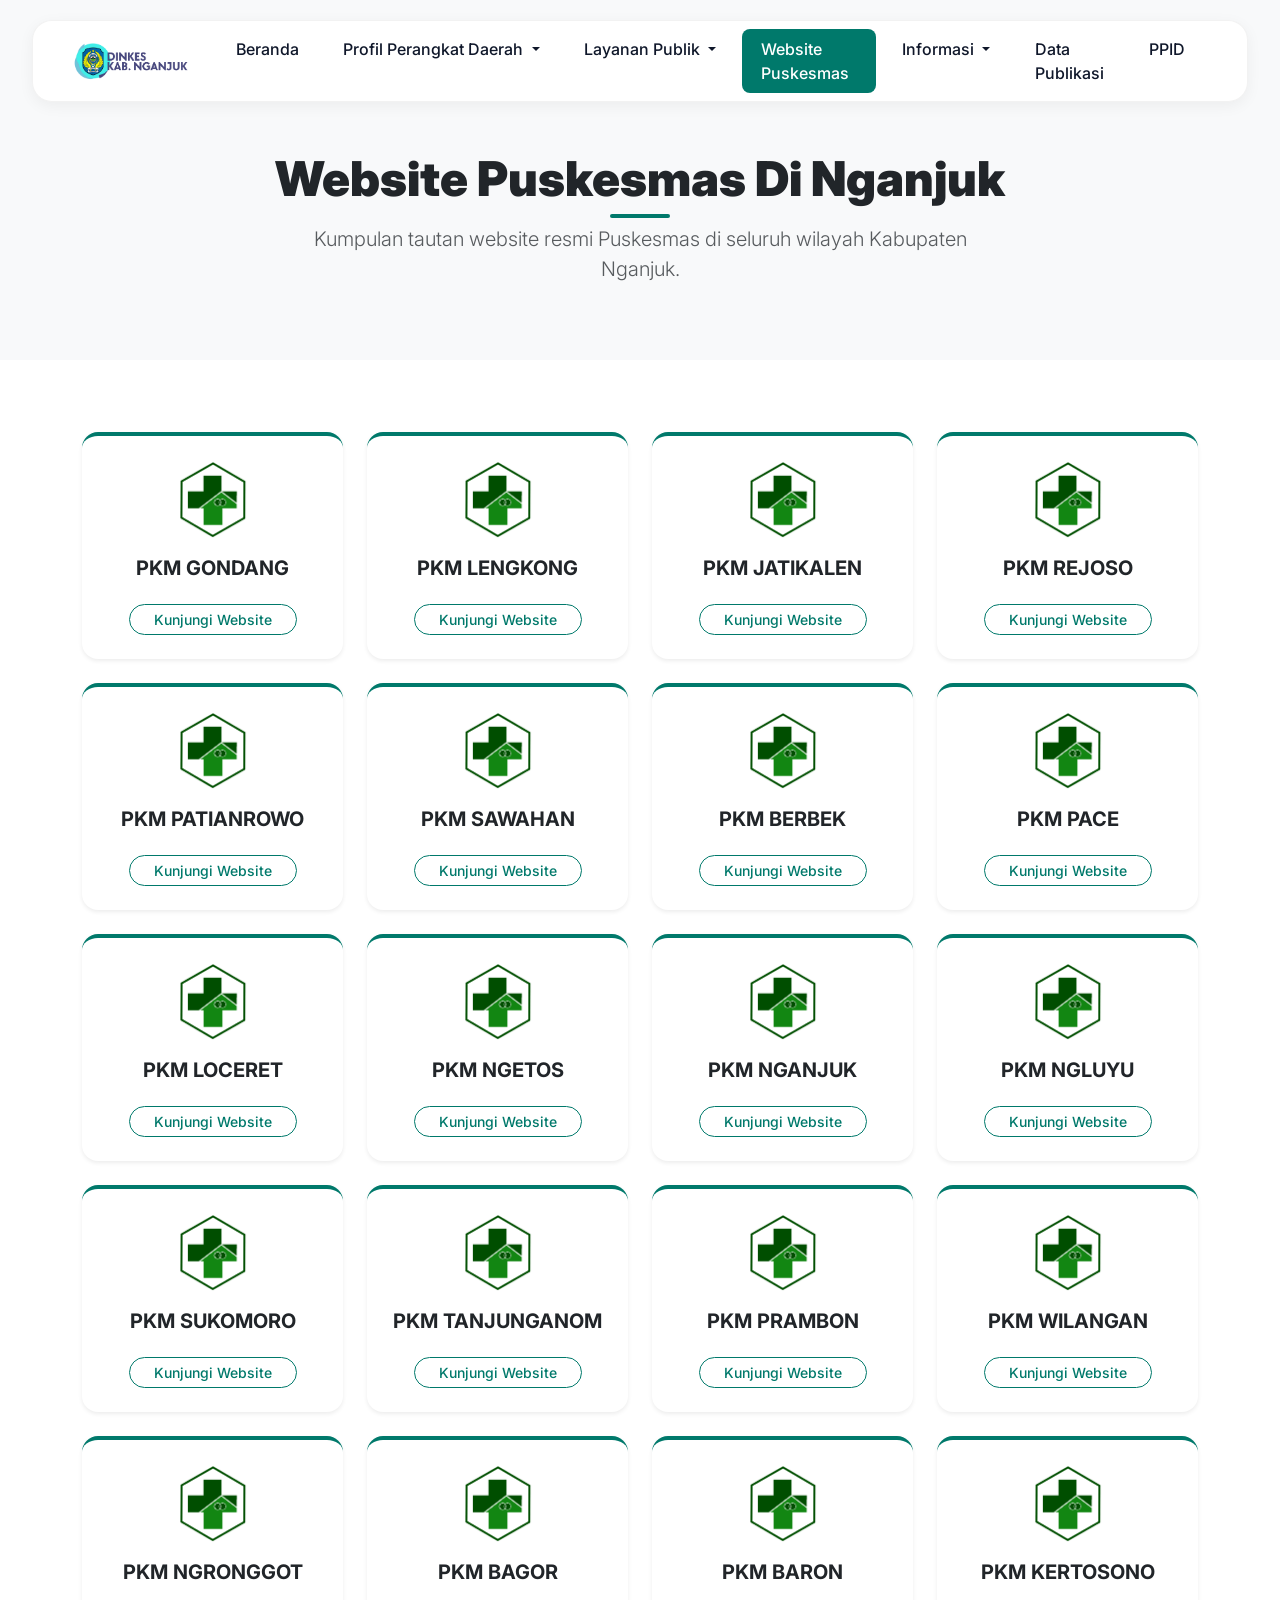
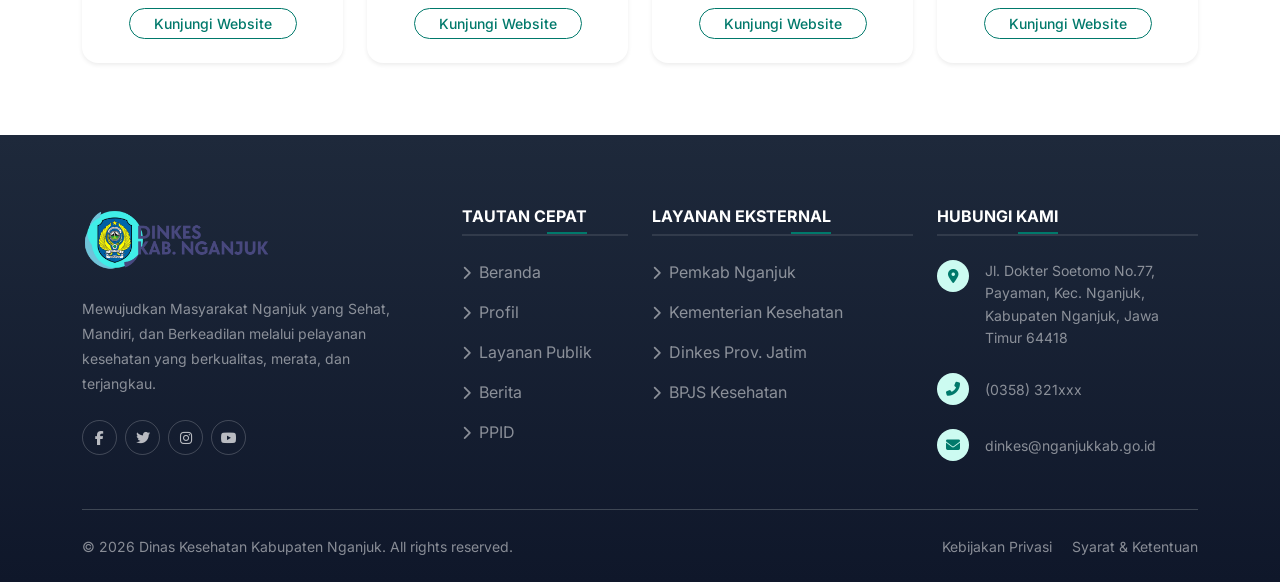
<file: puskesmas.html>
<!DOCTYPE html>
<html lang="id">
<head>
    <meta charset="UTF-8">
    <meta name="viewport" content="width=device-width, initial-scale=1.0">
    <title>Website Puskesmas - Dinas Kesehatan Kabupaten Nganjuk</title>
    <!-- Google Fonts: Inter -->
    <link rel="preconnect" href="https://fonts.googleapis.com">
    <link rel="preconnect" href="https://fonts.gstatic.com" crossorigin>
    <link href="https://fonts.googleapis.com/css2?family=Inter:wght@300;400;500;600;700&display=swap" rel="stylesheet">
    
    <!-- Bootstrap CSS -->
    <link href="https://cdn.jsdelivr.net/npm/bootstrap@5.3.2/dist/css/bootstrap.min.css" rel="stylesheet">
    
    <!-- FontAwesome -->
    <link rel="stylesheet" href="https://cdnjs.cloudflare.com/ajax/libs/font-awesome/6.4.2/css/all.min.css">
    
    <!-- Custom CSS -->
    <link rel="stylesheet" href="css/puskesmas.css">
</head>
<body>

    <!-- Navbar -->
    <nav class="navbar navbar-expand-xl navbar-light custom-navbar">
        <div class="container-fluid px-3 px-xl-4">
            <a class="navbar-brand d-flex align-items-center" href="index.html">
                <img src="assets/logo-dinkes-web.webp" alt="Logo Dinkes Nganjuk" class="navbar-logo me-2">
            </a>
            <button class="navbar-toggler border-0 shadow-none bg-light" type="button" data-bs-toggle="collapse" data-bs-target="#mainNavbar" aria-controls="mainNavbar" aria-expanded="false" aria-label="Toggle navigation">
                <span class="navbar-toggler-icon"></span>
            </button>
            <div class="collapse navbar-collapse" id="mainNavbar">
                <ul class="navbar-nav ms-auto mb-2 mb-lg-0 fw-medium">
                    <li class="nav-item">
                        <a class="nav-link" aria-current="page" href="index.html">Beranda</a>
                    </li>
                    <li class="nav-item dropdown">
                        <a class="nav-link dropdown-toggle" href="#" role="button" data-bs-toggle="dropdown" aria-expanded="false">
                            Profil Perangkat Daerah
                        </a>
                        <ul class="dropdown-menu border-0 shadow-sm">
                            <li><a class="dropdown-item" href="profil.html">Profil Dinkes</a></li>
                            <li><a class="dropdown-item" href="tupoksi.html">Tupoksi Dinkes</a></li>
                            <li><a class="dropdown-item" href="visi-misi.html">Visi-Misi Kepala Daerah</a></li>
                            <li><a class="dropdown-item" href="maklumat.html">Maklumat Pelayanan</a></li>
                            <li><a class="dropdown-item" href="#">Mekanisme Pengaduan</a></li>
                            <li><a class="dropdown-item" href="motto.html">Motto Pelayanan</a></li>
                        </ul>
                    </li>
                    <li class="nav-item dropdown">
                        <a class="nav-link dropdown-toggle" href="#" role="button" data-bs-toggle="dropdown" aria-expanded="false">
                            Layanan Publik
                        </a>
                        <ul class="dropdown-menu border-0 shadow-sm">
                            <li><a class="dropdown-item" href="medis.html">Medis</a></li>
                            <li><a class="dropdown-item" href="faskes.html">Fasilitas Kesehatan</a></li>
                            <li><a class="dropdown-item" href="lainnya.html">Layanan Lainnya</a></li>
                        </ul>
                    </li>
                    <li class="nav-item">
                        <a class="nav-link" href="puskesmas.html">Website Puskesmas</a>
                    </li>
                    <li class="nav-item dropdown">
                        <a class="nav-link dropdown-toggle" href="#" role="button" data-bs-toggle="dropdown" aria-expanded="false">
                            Informasi
                        </a>
                        <ul class="dropdown-menu border-0 shadow-sm">
                            <li><a class="dropdown-item" href="#">RSD Nganjuk</a></li>
                            <li><a class="dropdown-item" href="#">RSD Kertosono</a></li>
                            <li><a class="dropdown-item" href="#">Lapor SP4N</a></li>
                            <li><a class="dropdown-item" href="#">SIPPN</a></li>
                        </ul>
                    </li>
                    <li class="nav-item">
                        <a class="nav-link" href="publikasi.html">Data Publikasi</a>
                    </li>
                    <li class="nav-item">
                        <a class="nav-link" href="ppid.html">PPID</a>
                    </li>
                </ul>
            </div>
        </div>
    </nav>

    <!-- Page Header -->
    <header class="bg-light" style="padding-top: 150px; padding-bottom: 60px;">
        <div class="container text-center">
            <h1 class="display-5 fw-black text-dark mb-3 section-title text-capitalize">Website Puskesmas di Nganjuk</h1>
            <p class="lead text-muted mx-auto" style="max-width: 700px;">Kumpulan tautan website resmi Puskesmas di seluruh wilayah Kabupaten Nganjuk.</p>
        </div>
    </header>

    <!-- Content Section -->
    <section class="py-5 bg-white">
        <div class="container py-4">
            <div class="row g-4 justify-content-center">
                <div class="col-md-6 col-lg-3">
                    <div class="card h-100 border-0 shadow-sm rounded-4 position-relative hover-shadow-lg transition-all text-center" style="border-top: 4px solid var(--bs-primary) !important;">
                        <div class="card-body p-4 d-flex flex-column align-items-center">
                            <img src="assets/logo-puskesmas.png" alt="Logo PKM Gondang" class="img-fluid mb-3" style="max-height: 80px; width: auto;">
                            <h5 class="card-title fw-bold text-dark text-uppercase mb-4">PKM Gondang</h5>
                            <a href="https://pkm-gondang.nganjukkab.go.id/" target="_blank" class="btn btn-outline-primary btn-sm rounded-pill fw-medium px-4 mt-auto">Kunjungi Website</a>
                        </div>
                    </div>
                </div>
                <div class="col-md-6 col-lg-3">
                    <div class="card h-100 border-0 shadow-sm rounded-4 position-relative hover-shadow-lg transition-all text-center" style="border-top: 4px solid var(--bs-primary) !important;">
                        <div class="card-body p-4 d-flex flex-column align-items-center">
                            <img src="assets/logo-puskesmas.png" alt="Logo PKM Lengkong" class="img-fluid mb-3" style="max-height: 80px; width: auto;">
                            <h5 class="card-title fw-bold text-dark text-uppercase mb-4">PKM Lengkong</h5>
                            <a href="https://pkm-lengkong.nganjukkab.go.id/" target="_blank" class="btn btn-outline-primary btn-sm rounded-pill fw-medium px-4 mt-auto">Kunjungi Website</a>
                        </div>
                    </div>
                </div>
                <div class="col-md-6 col-lg-3">
                    <div class="card h-100 border-0 shadow-sm rounded-4 position-relative hover-shadow-lg transition-all text-center" style="border-top: 4px solid var(--bs-primary) !important;">
                        <div class="card-body p-4 d-flex flex-column align-items-center">
                            <img src="assets/logo-puskesmas.png" alt="Logo PKM Jatikalen" class="img-fluid mb-3" style="max-height: 80px; width: auto;">
                            <h5 class="card-title fw-bold text-dark text-uppercase mb-4">PKM Jatikalen</h5>
                            <a href="https://pkm-jatikalen.nganjukkab.go.id/" target="_blank" class="btn btn-outline-primary btn-sm rounded-pill fw-medium px-4 mt-auto">Kunjungi Website</a>
                        </div>
                    </div>
                </div>
                <div class="col-md-6 col-lg-3">
                    <div class="card h-100 border-0 shadow-sm rounded-4 position-relative hover-shadow-lg transition-all text-center" style="border-top: 4px solid var(--bs-primary) !important;">
                        <div class="card-body p-4 d-flex flex-column align-items-center">
                            <img src="assets/logo-puskesmas.png" alt="Logo PKM Rejoso" class="img-fluid mb-3" style="max-height: 80px; width: auto;">
                            <h5 class="card-title fw-bold text-dark text-uppercase mb-4">PKM Rejoso</h5>
                            <a href="https://pkm-rejoso.nganjukkab.go.id/" target="_blank" class="btn btn-outline-primary btn-sm rounded-pill fw-medium px-4 mt-auto">Kunjungi Website</a>
                        </div>
                    </div>
                </div>
                <div class="col-md-6 col-lg-3">
                    <div class="card h-100 border-0 shadow-sm rounded-4 position-relative hover-shadow-lg transition-all text-center" style="border-top: 4px solid var(--bs-primary) !important;">
                        <div class="card-body p-4 d-flex flex-column align-items-center">
                            <img src="assets/logo-puskesmas.png" alt="Logo PKM Patianrowo" class="img-fluid mb-3" style="max-height: 80px; width: auto;">
                            <h5 class="card-title fw-bold text-dark text-uppercase mb-4">PKM Patianrowo</h5>
                            <a href="https://pkm-patianrowo.nganjukkab.go.id/" target="_blank" class="btn btn-outline-primary btn-sm rounded-pill fw-medium px-4 mt-auto">Kunjungi Website</a>
                        </div>
                    </div>
                </div>
                <div class="col-md-6 col-lg-3">
                    <div class="card h-100 border-0 shadow-sm rounded-4 position-relative hover-shadow-lg transition-all text-center" style="border-top: 4px solid var(--bs-primary) !important;">
                        <div class="card-body p-4 d-flex flex-column align-items-center">
                            <img src="assets/logo-puskesmas.png" alt="Logo PKM Sawahan" class="img-fluid mb-3" style="max-height: 80px; width: auto;">
                            <h5 class="card-title fw-bold text-dark text-uppercase mb-4">PKM Sawahan</h5>
                            <a href="https://pkm-sawahan.nganjukkab.go.id/" target="_blank" class="btn btn-outline-primary btn-sm rounded-pill fw-medium px-4 mt-auto">Kunjungi Website</a>
                        </div>
                    </div>
                </div>
                <div class="col-md-6 col-lg-3">
                    <div class="card h-100 border-0 shadow-sm rounded-4 position-relative hover-shadow-lg transition-all text-center" style="border-top: 4px solid var(--bs-primary) !important;">
                        <div class="card-body p-4 d-flex flex-column align-items-center">
                            <img src="assets/logo-puskesmas.png" alt="Logo PKM Berbek" class="img-fluid mb-3" style="max-height: 80px; width: auto;">
                            <h5 class="card-title fw-bold text-dark text-uppercase mb-4">PKM Berbek</h5>
                            <a href="https://pkm-berbek.nganjukkab.go.id/" target="_blank" class="btn btn-outline-primary btn-sm rounded-pill fw-medium px-4 mt-auto">Kunjungi Website</a>
                        </div>
                    </div>
                </div>
                <div class="col-md-6 col-lg-3">
                    <div class="card h-100 border-0 shadow-sm rounded-4 position-relative hover-shadow-lg transition-all text-center" style="border-top: 4px solid var(--bs-primary) !important;">
                        <div class="card-body p-4 d-flex flex-column align-items-center">
                            <img src="assets/logo-puskesmas.png" alt="Logo PKM Pace" class="img-fluid mb-3" style="max-height: 80px; width: auto;">
                            <h5 class="card-title fw-bold text-dark text-uppercase mb-4">PKM Pace</h5>
                            <a href="https://pkm-pace.nganjukkab.go.id/" target="_blank" class="btn btn-outline-primary btn-sm rounded-pill fw-medium px-4 mt-auto">Kunjungi Website</a>
                        </div>
                    </div>
                </div>
                <div class="col-md-6 col-lg-3">
                    <div class="card h-100 border-0 shadow-sm rounded-4 position-relative hover-shadow-lg transition-all text-center" style="border-top: 4px solid var(--bs-primary) !important;">
                        <div class="card-body p-4 d-flex flex-column align-items-center">
                            <img src="assets/logo-puskesmas.png" alt="Logo PKM Loceret" class="img-fluid mb-3" style="max-height: 80px; width: auto;">
                            <h5 class="card-title fw-bold text-dark text-uppercase mb-4">PKM Loceret</h5>
                            <a href="https://pkm-loceret.nganjukkab.go.id/" target="_blank" class="btn btn-outline-primary btn-sm rounded-pill fw-medium px-4 mt-auto">Kunjungi Website</a>
                        </div>
                    </div>
                </div>
                <div class="col-md-6 col-lg-3">
                    <div class="card h-100 border-0 shadow-sm rounded-4 position-relative hover-shadow-lg transition-all text-center" style="border-top: 4px solid var(--bs-primary) !important;">
                        <div class="card-body p-4 d-flex flex-column align-items-center">
                            <img src="assets/logo-puskesmas.png" alt="Logo PKM Ngetos" class="img-fluid mb-3" style="max-height: 80px; width: auto;">
                            <h5 class="card-title fw-bold text-dark text-uppercase mb-4">PKM Ngetos</h5>
                            <a href="https://pkm-ngetos.nganjukkab.go.id/" target="_blank" class="btn btn-outline-primary btn-sm rounded-pill fw-medium px-4 mt-auto">Kunjungi Website</a>
                        </div>
                    </div>
                </div>
                <div class="col-md-6 col-lg-3">
                    <div class="card h-100 border-0 shadow-sm rounded-4 position-relative hover-shadow-lg transition-all text-center" style="border-top: 4px solid var(--bs-primary) !important;">
                        <div class="card-body p-4 d-flex flex-column align-items-center">
                            <img src="assets/logo-puskesmas.png" alt="Logo PKM Nganjuk" class="img-fluid mb-3" style="max-height: 80px; width: auto;">
                            <h5 class="card-title fw-bold text-dark text-uppercase mb-4">PKM Nganjuk</h5>
                            <a href="https://pkm-nganjuk.nganjukkab.go.id/" target="_blank" class="btn btn-outline-primary btn-sm rounded-pill fw-medium px-4 mt-auto">Kunjungi Website</a>
                        </div>
                    </div>
                </div>
                <div class="col-md-6 col-lg-3">
                    <div class="card h-100 border-0 shadow-sm rounded-4 position-relative hover-shadow-lg transition-all text-center" style="border-top: 4px solid var(--bs-primary) !important;">
                        <div class="card-body p-4 d-flex flex-column align-items-center">
                            <img src="assets/logo-puskesmas.png" alt="Logo PKM Ngluyu" class="img-fluid mb-3" style="max-height: 80px; width: auto;">
                            <h5 class="card-title fw-bold text-dark text-uppercase mb-4">PKM Ngluyu</h5>
                            <a href="https://pkm-ngluyu.nganjukkab.go.id/" target="_blank" class="btn btn-outline-primary btn-sm rounded-pill fw-medium px-4 mt-auto">Kunjungi Website</a>
                        </div>
                    </div>
                </div>
                <div class="col-md-6 col-lg-3">
                    <div class="card h-100 border-0 shadow-sm rounded-4 position-relative hover-shadow-lg transition-all text-center" style="border-top: 4px solid var(--bs-primary) !important;">
                        <div class="card-body p-4 d-flex flex-column align-items-center">
                            <img src="assets/logo-puskesmas.png" alt="Logo PKM Sukomoro" class="img-fluid mb-3" style="max-height: 80px; width: auto;">
                            <h5 class="card-title fw-bold text-dark text-uppercase mb-4">PKM Sukomoro</h5>
                            <a href="https://pkm-sukomoro.nganjukkab.go.id/" target="_blank" class="btn btn-outline-primary btn-sm rounded-pill fw-medium px-4 mt-auto">Kunjungi Website</a>
                        </div>
                    </div>
                </div>
                <div class="col-md-6 col-lg-3">
                    <div class="card h-100 border-0 shadow-sm rounded-4 position-relative hover-shadow-lg transition-all text-center" style="border-top: 4px solid var(--bs-primary) !important;">
                        <div class="card-body p-4 d-flex flex-column align-items-center">
                            <img src="assets/logo-puskesmas.png" alt="Logo PKM Tanjunganom" class="img-fluid mb-3" style="max-height: 80px; width: auto;">
                            <h5 class="card-title fw-bold text-dark text-uppercase mb-4">PKM Tanjunganom</h5>
                            <a href="https://pkm-tanjunganom.nganjukkab.go.id/" target="_blank" class="btn btn-outline-primary btn-sm rounded-pill fw-medium px-4 mt-auto">Kunjungi Website</a>
                        </div>
                    </div>
                </div>
                <div class="col-md-6 col-lg-3">
                    <div class="card h-100 border-0 shadow-sm rounded-4 position-relative hover-shadow-lg transition-all text-center" style="border-top: 4px solid var(--bs-primary) !important;">
                        <div class="card-body p-4 d-flex flex-column align-items-center">
                            <img src="assets/logo-puskesmas.png" alt="Logo PKM Prambon" class="img-fluid mb-3" style="max-height: 80px; width: auto;">
                            <h5 class="card-title fw-bold text-dark text-uppercase mb-4">PKM Prambon</h5>
                            <a href="https://pkm-prambon.nganjukkab.go.id/" target="_blank" class="btn btn-outline-primary btn-sm rounded-pill fw-medium px-4 mt-auto">Kunjungi Website</a>
                        </div>
                    </div>
                </div>
                <div class="col-md-6 col-lg-3">
                    <div class="card h-100 border-0 shadow-sm rounded-4 position-relative hover-shadow-lg transition-all text-center" style="border-top: 4px solid var(--bs-primary) !important;">
                        <div class="card-body p-4 d-flex flex-column align-items-center">
                            <img src="assets/logo-puskesmas.png" alt="Logo PKM Wilangan" class="img-fluid mb-3" style="max-height: 80px; width: auto;">
                            <h5 class="card-title fw-bold text-dark text-uppercase mb-4">PKM Wilangan</h5>
                            <a href="https://pkm-wilangan.nganjukkab.go.id/" target="_blank" class="btn btn-outline-primary btn-sm rounded-pill fw-medium px-4 mt-auto">Kunjungi Website</a>
                        </div>
                    </div>
                </div>
                <div class="col-md-6 col-lg-3">
                    <div class="card h-100 border-0 shadow-sm rounded-4 position-relative hover-shadow-lg transition-all text-center" style="border-top: 4px solid var(--bs-primary) !important;">
                        <div class="card-body p-4 d-flex flex-column align-items-center">
                            <img src="assets/logo-puskesmas.png" alt="Logo PKM Ngronggot" class="img-fluid mb-3" style="max-height: 80px; width: auto;">
                            <h5 class="card-title fw-bold text-dark text-uppercase mb-4">PKM Ngronggot</h5>
                            <a href="https://pkm-ngronggot.nganjukkab.go.id/" target="_blank" class="btn btn-outline-primary btn-sm rounded-pill fw-medium px-4 mt-auto">Kunjungi Website</a>
                        </div>
                    </div>
                </div>
                <div class="col-md-6 col-lg-3">
                    <div class="card h-100 border-0 shadow-sm rounded-4 position-relative hover-shadow-lg transition-all text-center" style="border-top: 4px solid var(--bs-primary) !important;">
                        <div class="card-body p-4 d-flex flex-column align-items-center">
                            <img src="assets/logo-puskesmas.png" alt="Logo PKM Bagor" class="img-fluid mb-3" style="max-height: 80px; width: auto;">
                            <h5 class="card-title fw-bold text-dark text-uppercase mb-4">PKM Bagor</h5>
                            <a href="https://pkm-bagor.nganjukkab.go.id/" target="_blank" class="btn btn-outline-primary btn-sm rounded-pill fw-medium px-4 mt-auto">Kunjungi Website</a>
                        </div>
                    </div>
                </div>
                <div class="col-md-6 col-lg-3">
                    <div class="card h-100 border-0 shadow-sm rounded-4 position-relative hover-shadow-lg transition-all text-center" style="border-top: 4px solid var(--bs-primary) !important;">
                        <div class="card-body p-4 d-flex flex-column align-items-center">
                            <img src="assets/logo-puskesmas.png" alt="Logo PKM Baron" class="img-fluid mb-3" style="max-height: 80px; width: auto;">
                            <h5 class="card-title fw-bold text-dark text-uppercase mb-4">PKM Baron</h5>
                            <a href="https://pkm-baron.nganjukkab.go.id/" target="_blank" class="btn btn-outline-primary btn-sm rounded-pill fw-medium px-4 mt-auto">Kunjungi Website</a>
                        </div>
                    </div>
                </div>
                <div class="col-md-6 col-lg-3">
                    <div class="card h-100 border-0 shadow-sm rounded-4 position-relative hover-shadow-lg transition-all text-center" style="border-top: 4px solid var(--bs-primary) !important;">
                        <div class="card-body p-4 d-flex flex-column align-items-center">
                            <img src="assets/logo-puskesmas.png" alt="Logo PKM Kertosono" class="img-fluid mb-3" style="max-height: 80px; width: auto;">
                            <h5 class="card-title fw-bold text-dark text-uppercase mb-4">PKM Kertosono</h5>
                            <a href="https://pkm-kertosono.nganjukkab.go.id/" target="_blank" class="btn btn-outline-primary btn-sm rounded-pill fw-medium px-4 mt-auto">Kunjungi Website</a>
                        </div>
                    </div>
                </div>
            </div>
        </div>
    </section>

    <!-- Footer -->
    <footer class="bg-dark text-white pt-5 pb-4">
        <div class="container pt-4">
            <div class="row mb-4">
                <div class="col-lg-4 col-md-6 mb-5 mb-lg-0">
                    <div class="mb-4">
                        <img src="assets/logo-dinkes-web.webp" alt="Logo Dinkes Nganjuk" class="img-fluid" style="max-height: 65px;">
                    </div>
                    <p class="text-white-50 small pe-lg-4 mb-4" style="line-height: 1.8;">Mewujudkan Masyarakat Nganjuk yang Sehat, Mandiri, dan Berkeadilan melalui pelayanan kesehatan yang berkualitas, merata, dan terjangkau.</p>
                    <div class="social-icons d-flex gap-2">
                        <a href="#" class="btn btn-outline-light btn-sm rounded-circle d-flex align-items-center justify-content-center" style="width: 35px; height: 35px;"><i class="fab fa-facebook-f"></i></a>
                        <a href="#" class="btn btn-outline-light btn-sm rounded-circle d-flex align-items-center justify-content-center" style="width: 35px; height: 35px;"><i class="fab fa-twitter"></i></a>
                        <a href="#" class="btn btn-outline-light btn-sm rounded-circle d-flex align-items-center justify-content-center" style="width: 35px; height: 35px;"><i class="fab fa-instagram"></i></a>
                        <a href="#" class="btn btn-outline-light btn-sm rounded-circle d-flex align-items-center justify-content-center" style="width: 35px; height: 35px;"><i class="fab fa-youtube"></i></a>
                    </div>
                </div>
                <div class="col-lg-2 col-md-6 mb-5 mb-lg-0">
                    <h6 class="text-uppercase fw-bold mb-4 position-relative pb-2" style="border-bottom: 2px solid rgba(255,255,255,0.1);">
                        Tautan Cepat
                        <span class="position-absolute bottom-0 left-0 bg-primary" style="height: 2px; width: 40px; margin-left: -40px;"></span>
                    </h6>
                    <ul class="list-unstyled footer-links">
                        <li class="mb-3"><a href="index.html" class="text-white-50 text-decoration-none"><i class="fas fa-chevron-right me-2 small"></i>Beranda</a></li>
                        <li class="mb-3"><a href="profil.html" class="text-white-50 text-decoration-none"><i class="fas fa-chevron-right me-2 small"></i>Profil</a></li>
                        <li class="mb-3"><a href="#" class="text-white-50 text-decoration-none"><i class="fas fa-chevron-right me-2 small"></i>Layanan Publik</a></li>
                        <li class="mb-3"><a href="#" class="text-white-50 text-decoration-none"><i class="fas fa-chevron-right me-2 small"></i>Berita</a></li>
                        <li class="mb-3"><a href="ppid.html" class="text-white-50 text-decoration-none"><i class="fas fa-chevron-right me-2 small"></i>PPID</a></li>
                    </ul>
                </div>
                <div class="col-lg-3 col-md-6 mb-5 mb-lg-0">
                    <h6 class="text-uppercase fw-bold mb-4 position-relative pb-2" style="border-bottom: 2px solid rgba(255,255,255,0.1);">
                        Layanan Eksternal
                        <span class="position-absolute bottom-0 left-0 bg-primary" style="height: 2px; width: 40px; margin-left: -40px;"></span>
                    </h6>
                    <ul class="list-unstyled footer-links">
                        <li class="mb-3"><a href="#" class="text-white-50 text-decoration-none"><i class="fas fa-chevron-right me-2 small"></i>Pemkab Nganjuk</a></li>
                        <li class="mb-3"><a href="#" class="text-white-50 text-decoration-none"><i class="fas fa-chevron-right me-2 small"></i>Kementerian Kesehatan</a></li>
                        <li class="mb-3"><a href="#" class="text-white-50 text-decoration-none"><i class="fas fa-chevron-right me-2 small"></i>Dinkes Prov. Jatim</a></li>
                        <li class="mb-3"><a href="#" class="text-white-50 text-decoration-none"><i class="fas fa-chevron-right me-2 small"></i>BPJS Kesehatan</a></li>
                    </ul>
                </div>
                <div class="col-lg-3 col-md-6 mb-5 mb-lg-0">
                    <h6 class="text-uppercase fw-bold mb-4 position-relative pb-2" style="border-bottom: 2px solid rgba(255,255,255,0.1);">
                        Hubungi Kami
                        <span class="position-absolute bottom-0 left-0 bg-primary" style="height: 2px; width: 40px; margin-left: -40px;"></span>
                    </h6>
                    <ul class="list-unstyled text-white-50 small">
                        <li class="mb-4 d-flex">
                            <div class="bg-primary-soft rounded-circle d-flex align-items-center justify-content-center me-3 flex-shrink-0" style="width: 32px; height: 32px;">
                                <i class="fas fa-map-marker-alt text-primary"></i>
                            </div>
                            <span style="line-height: 1.6;">Jl. Dokter Soetomo No.77, Payaman, Kec. Nganjuk, Kabupaten Nganjuk, Jawa Timur 64418</span>
                        </li>
                        <li class="mb-4 d-flex align-items-center">
                            <div class="bg-primary-soft rounded-circle d-flex align-items-center justify-content-center me-3 flex-shrink-0" style="width: 32px; height: 32px;">
                                <i class="fas fa-phone-alt text-primary"></i>
                            </div>
                            <span>(0358) 321xxx</span>
                        </li>
                        <li class="mb-4 d-flex align-items-center">
                            <div class="bg-primary-soft rounded-circle d-flex align-items-center justify-content-center me-3 flex-shrink-0" style="width: 32px; height: 32px;">
                                <i class="fas fa-envelope text-primary"></i>
                            </div>
                            <span>dinkes@nganjukkab.go.id</span>
                        </li>
                    </ul>
                </div>
            </div>
            <hr class="border-secondary mt-2 mb-4 opacity-50">
            <div class="row align-items-center">
                <div class="col-md-6 text-center text-md-start">
                    <p class="text-white-50 small mb-0">&copy; 2026 Dinas Kesehatan Kabupaten Nganjuk. All rights reserved.</p>
                </div>
                <div class="col-md-6 text-center text-md-end mt-3 mt-md-0">
                    <a href="#" class="text-white-50 small text-decoration-none me-3 hover-white">Kebijakan Privasi</a>
                    <a href="#" class="text-white-50 small text-decoration-none hover-white">Syarat & Ketentuan</a>
                </div>
            </div>
        </div>
    </footer>

    <!-- Bootstrap Bundle with Popper -->
    <script src="https://cdn.jsdelivr.net/npm/bootstrap@5.3.2/dist/js/bootstrap.bundle.min.js"></script>
    
    <!-- Custom Script for Navbar Scroll -->
    <script>
        document.addEventListener("DOMContentLoaded", function(){
            // Set active nav link
            let currentPath = window.location.pathname.split('/').pop();
            if (currentPath === '') currentPath = 'index.html';
            
            document.querySelectorAll('.navbar-nav .nav-link, .navbar-nav .dropdown-item').forEach(link => {
                link.classList.remove('active');
                if (link.getAttribute('href') === currentPath) {
                    link.classList.add('active');
                    let dropdown = link.closest('.dropdown');
                    if (dropdown) {
                        let toggle = dropdown.querySelector('.nav-link.dropdown-toggle');
                        if (toggle) toggle.classList.add('active');
                    }
                }
            });

            window.addEventListener('scroll', function() {
                if (window.scrollY > 50) {
                    document.querySelector('.custom-navbar').classList.add('scrolled');
                } else {
                    document.querySelector('.custom-navbar').classList.remove('scrolled');
                }
            });
        });
    </script>
</body>
</html>
</file>
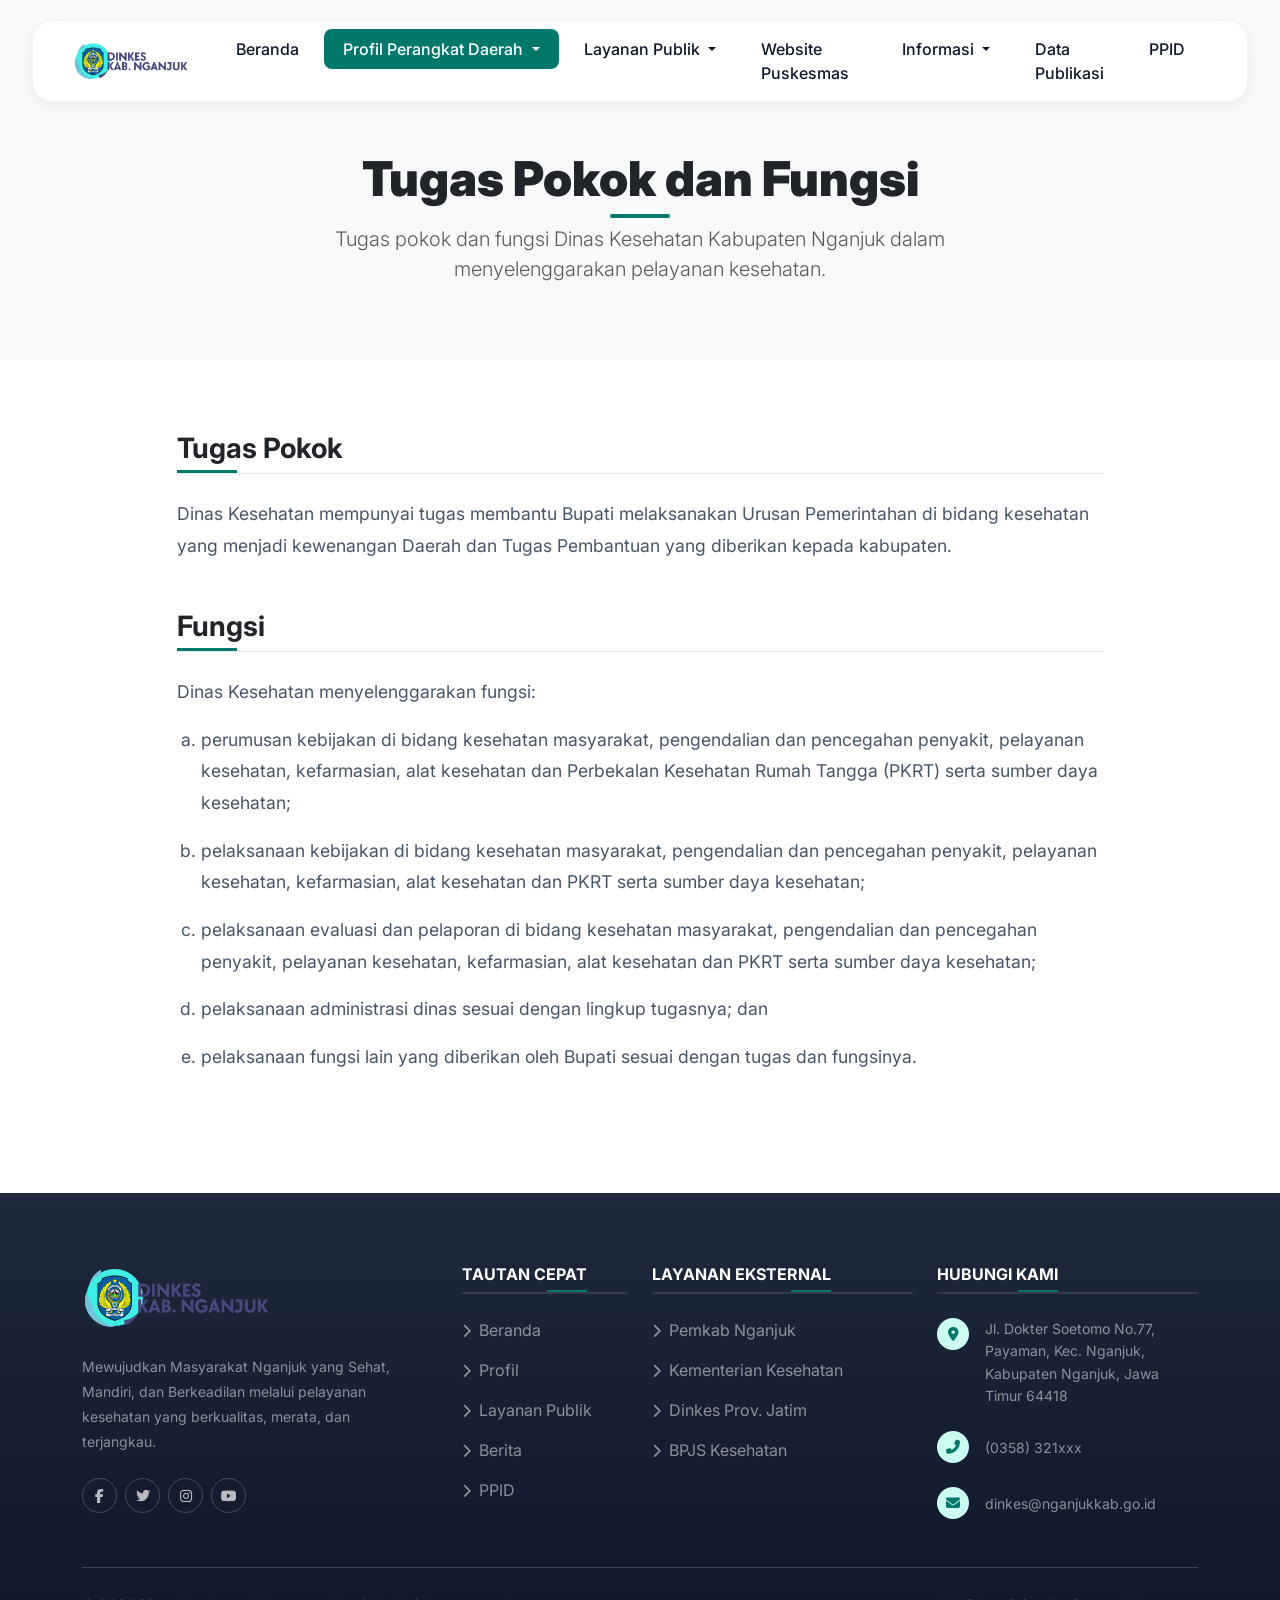
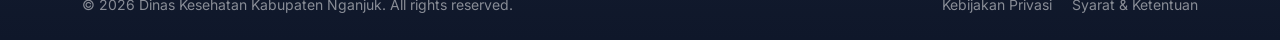
<file: tupoksi.html>
<!DOCTYPE html>
<html lang="id">
<head>
    <meta charset="UTF-8">
    <meta name="viewport" content="width=device-width, initial-scale=1.0">
    <title>Tupoksi - Dinas Kesehatan Kabupaten Nganjuk</title>
    <!-- Google Fonts: Inter -->
    <link rel="preconnect" href="https://fonts.googleapis.com">
    <link rel="preconnect" href="https://fonts.gstatic.com" crossorigin>
    <link href="https://fonts.googleapis.com/css2?family=Inter:wght@300;400;500;600;700&display=swap" rel="stylesheet">
    
    <!-- Bootstrap CSS -->
    <link href="https://cdn.jsdelivr.net/npm/bootstrap@5.3.2/dist/css/bootstrap.min.css" rel="stylesheet">
    
    <!-- FontAwesome -->
    <link rel="stylesheet" href="https://cdnjs.cloudflare.com/ajax/libs/font-awesome/6.4.2/css/all.min.css">
    
    <!-- Custom CSS -->
    <link rel="stylesheet" href="css/tupoksi.css">
</head>
<body>

    <!-- Navbar -->
    <nav class="navbar navbar-expand-xl navbar-light custom-navbar">
        <div class="container-fluid px-3 px-xl-4">
            <a class="navbar-brand d-flex align-items-center" href="index.html">
                <img src="assets/logo-dinkes-web.webp" alt="Logo Dinkes Nganjuk" class="navbar-logo me-2">
            </a>
            <button class="navbar-toggler border-0 shadow-none bg-light" type="button" data-bs-toggle="collapse" data-bs-target="#mainNavbar" aria-controls="mainNavbar" aria-expanded="false" aria-label="Toggle navigation">
                <span class="navbar-toggler-icon"></span>
            </button>
            <div class="collapse navbar-collapse" id="mainNavbar">
                <ul class="navbar-nav ms-auto mb-2 mb-lg-0 fw-medium">
                    <li class="nav-item">
                        <a class="nav-link" aria-current="page" href="index.html">Beranda</a>
                    </li>
                    <li class="nav-item dropdown">
                        <a class="nav-link dropdown-toggle" href="#" role="button" data-bs-toggle="dropdown" aria-expanded="false">
                            Profil Perangkat Daerah
                        </a>
                        <ul class="dropdown-menu border-0 shadow-sm">
                            <li><a class="dropdown-item" href="profil.html">Profil Dinkes</a></li>
                            <li><a class="dropdown-item" href="tupoksi.html">Tupoksi Dinkes</a></li>
                            <li><a class="dropdown-item" href="visi-misi.html">Visi-Misi Kepala Daerah</a></li>
                            <li><a class="dropdown-item" href="maklumat.html">Maklumat Pelayanan</a></li>
                            <li><a class="dropdown-item" href="#">Mekanisme Pengaduan</a></li>
                            <li><a class="dropdown-item" href="motto.html">Motto Pelayanan</a></li>
                        </ul>
                    </li>
                    <li class="nav-item dropdown">
                        <a class="nav-link dropdown-toggle" href="#" role="button" data-bs-toggle="dropdown" aria-expanded="false">
                            Layanan Publik
                        </a>
                        <ul class="dropdown-menu border-0 shadow-sm">
                            <li><a class="dropdown-item" href="medis.html">Medis</a></li>
                            <li><a class="dropdown-item" href="faskes.html">Fasilitas Kesehatan</a></li>
                            <li><a class="dropdown-item" href="lainnya.html">Layanan Lainnya</a></li>
                        </ul>
                    </li>
                    <li class="nav-item">
                        <a class="nav-link" href="puskesmas.html">Website Puskesmas</a>
                    </li>
                    <li class="nav-item dropdown">
                        <a class="nav-link dropdown-toggle" href="#" role="button" data-bs-toggle="dropdown" aria-expanded="false">
                            Informasi
                        </a>
                        <ul class="dropdown-menu border-0 shadow-sm">
                            <li><a class="dropdown-item" href="#">RSD Nganjuk</a></li>
                            <li><a class="dropdown-item" href="#">RSD Kertosono</a></li>
                            <li><a class="dropdown-item" href="#">Lapor SP4N</a></li>
                            <li><a class="dropdown-item" href="#">SIPPN</a></li>
                        </ul>
                    </li>
                    <li class="nav-item">
                        <a class="nav-link" href="publikasi.html">Data Publikasi</a>
                    </li>
                    <li class="nav-item">
                        <a class="nav-link" href="ppid.html">PPID</a>
                    </li>
                </ul>
            </div>
        </div>
    </nav>

    <!-- Page Header -->
    <header class="bg-light" style="padding-top: 150px; padding-bottom: 60px;">
        <div class="container text-center">
            <h1 class="display-5 fw-black text-dark mb-3 section-title">Tugas Pokok dan Fungsi</h1>
            <p class="lead text-muted mx-auto" style="max-width: 700px;">Tugas pokok dan fungsi Dinas Kesehatan Kabupaten Nganjuk dalam menyelenggarakan pelayanan kesehatan.</p>
        </div>
    </header>

    <!-- Content Section -->
    <section class="py-5 bg-white">
        <div class="container py-4">
            <div class="row justify-content-center">
                <div class="col-lg-10">
                    <div class="article-content" style="line-height: 1.8; font-size: 1.1rem; color: #475569;">
                        
                        <div class="mb-5">
                            <h3 class="fw-bold text-dark mb-4 position-relative pb-2 section-title-start text-start" style="border-bottom: 1px solid #e2e8f0;">
                                Tugas Pokok
                                <span class="position-absolute bottom-0 start-0 bg-primary" style="height: 3px; width: 60px;"></span>
                            </h3>
                            <p>Dinas Kesehatan mempunyai tugas membantu Bupati melaksanakan Urusan Pemerintahan di bidang kesehatan yang menjadi kewenangan Daerah dan Tugas Pembantuan yang diberikan kepada kabupaten.</p>
                        </div>

                        <div class="mb-5">
                            <h3 class="fw-bold text-dark mb-4 position-relative pb-2 section-title-start text-start" style="border-bottom: 1px solid #e2e8f0;">
                                Fungsi
                                <span class="position-absolute bottom-0 start-0 bg-primary" style="height: 3px; width: 60px;"></span>
                            </h3>
                            <p>Dinas Kesehatan menyelenggarakan fungsi:</p>
                            <ol class="ps-4 mt-3" style="list-style-type: lower-alpha;">
                                <li class="mb-3">perumusan kebijakan di bidang kesehatan masyarakat, pengendalian dan pencegahan penyakit, pelayanan kesehatan, kefarmasian, alat kesehatan dan Perbekalan Kesehatan Rumah Tangga (PKRT) serta sumber daya kesehatan;</li>
                                <li class="mb-3">pelaksanaan kebijakan di bidang kesehatan masyarakat, pengendalian dan pencegahan penyakit, pelayanan kesehatan, kefarmasian, alat kesehatan dan PKRT serta sumber daya kesehatan;</li>
                                <li class="mb-3">pelaksanaan evaluasi dan pelaporan di bidang kesehatan masyarakat, pengendalian dan pencegahan penyakit, pelayanan kesehatan, kefarmasian, alat kesehatan dan PKRT serta sumber daya kesehatan;</li>
                                <li class="mb-3">pelaksanaan administrasi dinas sesuai dengan lingkup tugasnya; dan</li>
                                <li class="mb-3">pelaksanaan fungsi lain yang diberikan oleh Bupati sesuai dengan tugas dan fungsinya.</li>
                            </ol>
                        </div>

                    </div>
                </div>
            </div>
        </div>
    </section>

    <!-- Footer -->
    <footer class="bg-dark text-white pt-5 pb-4">
        <div class="container pt-4">
            <div class="row mb-4">
                <div class="col-lg-4 col-md-6 mb-5 mb-lg-0">
                    <div class="mb-4">
                        <img src="assets/logo-dinkes-web.webp" alt="Logo Dinkes Nganjuk" class="img-fluid" style="max-height: 65px;">
                    </div>
                    <p class="text-white-50 small pe-lg-4 mb-4" style="line-height: 1.8;">Mewujudkan Masyarakat Nganjuk yang Sehat, Mandiri, dan Berkeadilan melalui pelayanan kesehatan yang berkualitas, merata, dan terjangkau.</p>
                    <div class="social-icons d-flex gap-2">
                        <a href="#" class="btn btn-outline-light btn-sm rounded-circle d-flex align-items-center justify-content-center" style="width: 35px; height: 35px;"><i class="fab fa-facebook-f"></i></a>
                        <a href="#" class="btn btn-outline-light btn-sm rounded-circle d-flex align-items-center justify-content-center" style="width: 35px; height: 35px;"><i class="fab fa-twitter"></i></a>
                        <a href="#" class="btn btn-outline-light btn-sm rounded-circle d-flex align-items-center justify-content-center" style="width: 35px; height: 35px;"><i class="fab fa-instagram"></i></a>
                        <a href="#" class="btn btn-outline-light btn-sm rounded-circle d-flex align-items-center justify-content-center" style="width: 35px; height: 35px;"><i class="fab fa-youtube"></i></a>
                    </div>
                </div>
                <div class="col-lg-2 col-md-6 mb-5 mb-lg-0">
                    <h6 class="text-uppercase fw-bold mb-4 position-relative pb-2" style="border-bottom: 2px solid rgba(255,255,255,0.1);">
                        Tautan Cepat
                        <span class="position-absolute bottom-0 left-0 bg-primary" style="height: 2px; width: 40px; margin-left: -40px;"></span>
                    </h6>
                    <ul class="list-unstyled footer-links">
                        <li class="mb-3"><a href="index.html" class="text-white-50 text-decoration-none"><i class="fas fa-chevron-right me-2 small"></i>Beranda</a></li>
                        <li class="mb-3"><a href="profil.html" class="text-white-50 text-decoration-none"><i class="fas fa-chevron-right me-2 small"></i>Profil</a></li>
                        <li class="mb-3"><a href="#" class="text-white-50 text-decoration-none"><i class="fas fa-chevron-right me-2 small"></i>Layanan Publik</a></li>
                        <li class="mb-3"><a href="#" class="text-white-50 text-decoration-none"><i class="fas fa-chevron-right me-2 small"></i>Berita</a></li>
                        <li class="mb-3"><a href="ppid.html" class="text-white-50 text-decoration-none"><i class="fas fa-chevron-right me-2 small"></i>PPID</a></li>
                    </ul>
                </div>
                <div class="col-lg-3 col-md-6 mb-5 mb-lg-0">
                    <h6 class="text-uppercase fw-bold mb-4 position-relative pb-2" style="border-bottom: 2px solid rgba(255,255,255,0.1);">
                        Layanan Eksternal
                        <span class="position-absolute bottom-0 left-0 bg-primary" style="height: 2px; width: 40px; margin-left: -40px;"></span>
                    </h6>
                    <ul class="list-unstyled footer-links">
                        <li class="mb-3"><a href="#" class="text-white-50 text-decoration-none"><i class="fas fa-chevron-right me-2 small"></i>Pemkab Nganjuk</a></li>
                        <li class="mb-3"><a href="#" class="text-white-50 text-decoration-none"><i class="fas fa-chevron-right me-2 small"></i>Kementerian Kesehatan</a></li>
                        <li class="mb-3"><a href="#" class="text-white-50 text-decoration-none"><i class="fas fa-chevron-right me-2 small"></i>Dinkes Prov. Jatim</a></li>
                        <li class="mb-3"><a href="#" class="text-white-50 text-decoration-none"><i class="fas fa-chevron-right me-2 small"></i>BPJS Kesehatan</a></li>
                    </ul>
                </div>
                <div class="col-lg-3 col-md-6 mb-5 mb-lg-0">
                    <h6 class="text-uppercase fw-bold mb-4 position-relative pb-2" style="border-bottom: 2px solid rgba(255,255,255,0.1);">
                        Hubungi Kami
                        <span class="position-absolute bottom-0 left-0 bg-primary" style="height: 2px; width: 40px; margin-left: -40px;"></span>
                    </h6>
                    <ul class="list-unstyled text-white-50 small">
                        <li class="mb-4 d-flex">
                            <div class="bg-primary-soft rounded-circle d-flex align-items-center justify-content-center me-3 flex-shrink-0" style="width: 32px; height: 32px;">
                                <i class="fas fa-map-marker-alt text-primary"></i>
                            </div>
                            <span style="line-height: 1.6;">Jl. Dokter Soetomo No.77, Payaman, Kec. Nganjuk, Kabupaten Nganjuk, Jawa Timur 64418</span>
                        </li>
                        <li class="mb-4 d-flex align-items-center">
                            <div class="bg-primary-soft rounded-circle d-flex align-items-center justify-content-center me-3 flex-shrink-0" style="width: 32px; height: 32px;">
                                <i class="fas fa-phone-alt text-primary"></i>
                            </div>
                            <span>(0358) 321xxx</span>
                        </li>
                        <li class="mb-4 d-flex align-items-center">
                            <div class="bg-primary-soft rounded-circle d-flex align-items-center justify-content-center me-3 flex-shrink-0" style="width: 32px; height: 32px;">
                                <i class="fas fa-envelope text-primary"></i>
                            </div>
                            <span>dinkes@nganjukkab.go.id</span>
                        </li>
                    </ul>
                </div>
            </div>
            <hr class="border-secondary mt-2 mb-4 opacity-50">
            <div class="row align-items-center">
                <div class="col-md-6 text-center text-md-start">
                    <p class="text-white-50 small mb-0">&copy; 2026 Dinas Kesehatan Kabupaten Nganjuk. All rights reserved.</p>
                </div>
                <div class="col-md-6 text-center text-md-end mt-3 mt-md-0">
                    <a href="#" class="text-white-50 small text-decoration-none me-3 hover-white">Kebijakan Privasi</a>
                    <a href="#" class="text-white-50 small text-decoration-none hover-white">Syarat & Ketentuan</a>
                </div>
            </div>
        </div>
    </footer>

    <!-- Bootstrap Bundle with Popper -->
    <script src="https://cdn.jsdelivr.net/npm/bootstrap@5.3.2/dist/js/bootstrap.bundle.min.js"></script>
    
    <!-- Custom Script for Navbar Scroll -->
    <script>
        document.addEventListener("DOMContentLoaded", function(){
            // Set active nav link
            let currentPath = window.location.pathname.split('/').pop();
            if (currentPath === '') currentPath = 'index.html';
            
            document.querySelectorAll('.navbar-nav .nav-link, .navbar-nav .dropdown-item').forEach(link => {
                link.classList.remove('active');
                if (link.getAttribute('href') === currentPath) {
                    link.classList.add('active');
                    let dropdown = link.closest('.dropdown');
                    if (dropdown) {
                        let toggle = dropdown.querySelector('.nav-link.dropdown-toggle');
                        if (toggle) toggle.classList.add('active');
                    }
                }
            });

            window.addEventListener('scroll', function() {
                if (window.scrollY > 50) {
                    document.querySelector('.custom-navbar').classList.add('scrolled');
                } else {
                    document.querySelector('.custom-navbar').classList.remove('scrolled');
                }
            });
        });
    </script>
</body>
</html>
</file>
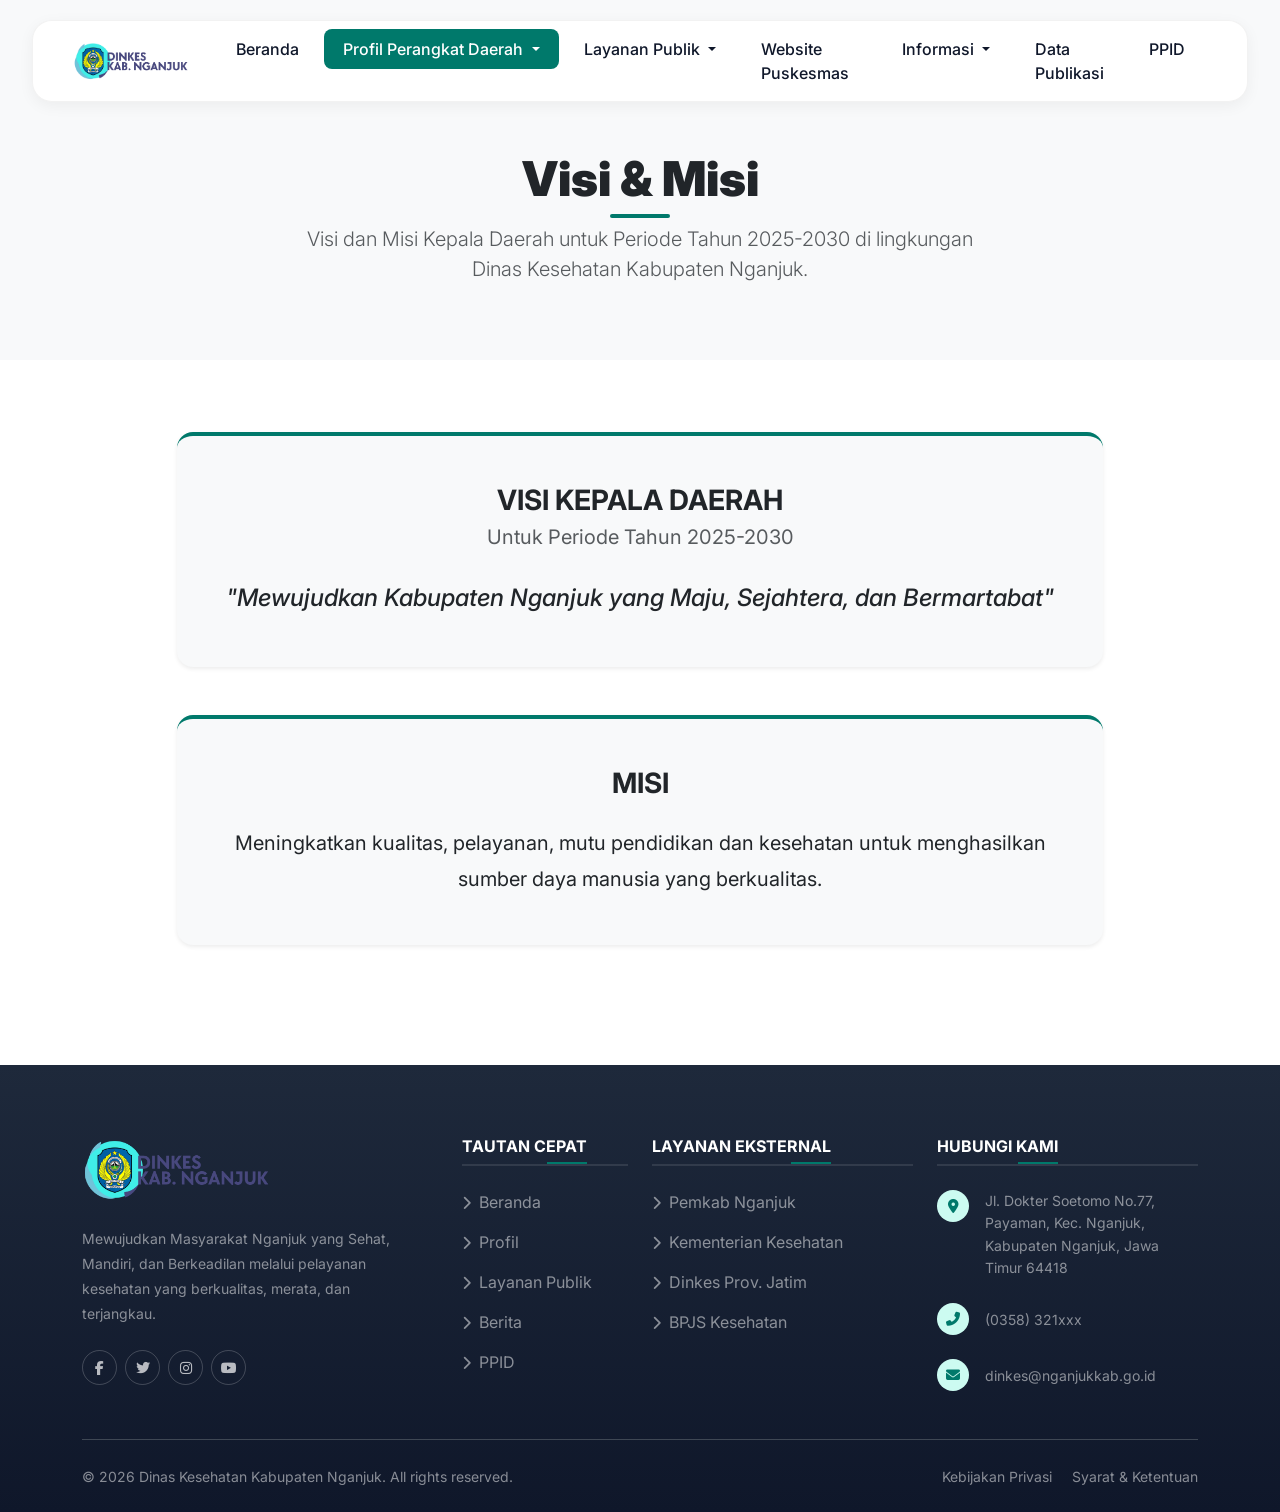
<file: visi-misi.html>
<!DOCTYPE html>
<html lang="id">
<head>
    <meta charset="UTF-8">
    <meta name="viewport" content="width=device-width, initial-scale=1.0">
    <title>Visi & Misi - Dinas Kesehatan Kabupaten Nganjuk</title>
    <!-- Google Fonts: Inter -->
    <link rel="preconnect" href="https://fonts.googleapis.com">
    <link rel="preconnect" href="https://fonts.gstatic.com" crossorigin>
    <link href="https://fonts.googleapis.com/css2?family=Inter:wght@300;400;500;600;700&display=swap" rel="stylesheet">
    
    <!-- Bootstrap CSS -->
    <link href="https://cdn.jsdelivr.net/npm/bootstrap@5.3.2/dist/css/bootstrap.min.css" rel="stylesheet">
    
    <!-- FontAwesome -->
    <link rel="stylesheet" href="https://cdnjs.cloudflare.com/ajax/libs/font-awesome/6.4.2/css/all.min.css">
    
    <!-- Custom CSS -->
    <link rel="stylesheet" href="css/visi-misi.css">
</head>
<body>

    <!-- Navbar -->
    <nav class="navbar navbar-expand-xl navbar-light custom-navbar">
        <div class="container-fluid px-3 px-xl-4">
            <a class="navbar-brand d-flex align-items-center" href="index.html">
                <img src="assets/logo-dinkes-web.webp" alt="Logo Dinkes Nganjuk" class="navbar-logo me-2">
            </a>
            <button class="navbar-toggler border-0 shadow-none bg-light" type="button" data-bs-toggle="collapse" data-bs-target="#mainNavbar" aria-controls="mainNavbar" aria-expanded="false" aria-label="Toggle navigation">
                <span class="navbar-toggler-icon"></span>
            </button>
            <div class="collapse navbar-collapse" id="mainNavbar">
                <ul class="navbar-nav ms-auto mb-2 mb-lg-0 fw-medium">
                    <li class="nav-item">
                        <a class="nav-link" aria-current="page" href="index.html">Beranda</a>
                    </li>
                    <li class="nav-item dropdown">
                        <a class="nav-link dropdown-toggle" href="#" role="button" data-bs-toggle="dropdown" aria-expanded="false">
                            Profil Perangkat Daerah
                        </a>
                        <ul class="dropdown-menu border-0 shadow-sm">
                            <li><a class="dropdown-item" href="profil.html">Profil Dinkes</a></li>
                            <li><a class="dropdown-item" href="tupoksi.html">Tupoksi Dinkes</a></li>
                            <li><a class="dropdown-item" href="visi-misi.html">Visi-Misi Kepala Daerah</a></li>
                            <li><a class="dropdown-item" href="maklumat.html">Maklumat Pelayanan</a></li>
                            <li><a class="dropdown-item" href="#">Mekanisme Pengaduan</a></li>
                            <li><a class="dropdown-item" href="motto.html">Motto Pelayanan</a></li>
                        </ul>
                    </li>
                    <li class="nav-item dropdown">
                        <a class="nav-link dropdown-toggle" href="#" role="button" data-bs-toggle="dropdown" aria-expanded="false">
                            Layanan Publik
                        </a>
                        <ul class="dropdown-menu border-0 shadow-sm">
                            <li><a class="dropdown-item" href="medis.html">Medis</a></li>
                            <li><a class="dropdown-item" href="faskes.html">Fasilitas Kesehatan</a></li>
                            <li><a class="dropdown-item" href="lainnya.html">Layanan Lainnya</a></li>
                        </ul>
                    </li>
                    <li class="nav-item">
                        <a class="nav-link" href="puskesmas.html">Website Puskesmas</a>
                    </li>
                    <li class="nav-item dropdown">
                        <a class="nav-link dropdown-toggle" href="#" role="button" data-bs-toggle="dropdown" aria-expanded="false">
                            Informasi
                        </a>
                        <ul class="dropdown-menu border-0 shadow-sm">
                            <li><a class="dropdown-item" href="#">RSD Nganjuk</a></li>
                            <li><a class="dropdown-item" href="#">RSD Kertosono</a></li>
                            <li><a class="dropdown-item" href="#">Lapor SP4N</a></li>
                            <li><a class="dropdown-item" href="#">SIPPN</a></li>
                        </ul>
                    </li>
                    <li class="nav-item">
                        <a class="nav-link" href="publikasi.html">Data Publikasi</a>
                    </li>
                    <li class="nav-item">
                        <a class="nav-link" href="ppid.html">PPID</a>
                    </li>
                </ul>
            </div>
        </div>
    </nav>

    <!-- Page Header -->
    <header class="bg-light" style="padding-top: 150px; padding-bottom: 60px;">
        <div class="container text-center">
            <h1 class="display-5 fw-black text-dark mb-3 section-title">Visi & Misi</h1>
            <p class="lead text-muted mx-auto" style="max-width: 700px;">Visi dan Misi Kepala Daerah untuk Periode Tahun 2025-2030 di lingkungan Dinas Kesehatan Kabupaten Nganjuk.</p>
        </div>
    </header>

    <!-- Content Section -->
    <section class="py-5 bg-white">
        <div class="container py-4">
            <div class="row justify-content-center">
                <div class="col-lg-10 text-center">
                    <div class="article-content" style="line-height: 1.8; font-size: 1.1rem; color: #475569;">
                        
                        <div class="mb-5 bg-light p-5 rounded-4 shadow-sm border-top border-4 border-primary">
                            <h3 class="fw-bold text-dark mb-4 text-uppercase">Visi Kepala Daerah <br><small class="text-muted fs-5 text-capitalize fw-normal mt-2 d-inline-block">untuk Periode Tahun 2025-2030</small></h3>
                            <p class="fs-4 fst-italic text-dark mb-0 fw-medium">"Mewujudkan Kabupaten Nganjuk yang Maju, Sejahtera, dan Bermartabat"</p>
                        </div>

                        <div class="mb-5 bg-light p-5 rounded-4 shadow-sm border-top border-4 border-primary">
                            <h3 class="fw-bold text-dark mb-4 text-uppercase">Misi</h3>
                            <p class="fs-5 text-dark mb-0">Meningkatkan kualitas, pelayanan, mutu pendidikan dan kesehatan untuk menghasilkan sumber daya manusia yang berkualitas.</p>
                        </div>

                    </div>
                </div>
            </div>
        </div>
    </section>

    <!-- Footer -->
    <footer class="bg-dark text-white pt-5 pb-4">
        <div class="container pt-4">
            <div class="row mb-4">
                <div class="col-lg-4 col-md-6 mb-5 mb-lg-0">
                    <div class="mb-4">
                        <img src="assets/logo-dinkes-web.webp" alt="Logo Dinkes Nganjuk" class="img-fluid" style="max-height: 65px;">
                    </div>
                    <p class="text-white-50 small pe-lg-4 mb-4" style="line-height: 1.8;">Mewujudkan Masyarakat Nganjuk yang Sehat, Mandiri, dan Berkeadilan melalui pelayanan kesehatan yang berkualitas, merata, dan terjangkau.</p>
                    <div class="social-icons d-flex gap-2">
                        <a href="#" class="btn btn-outline-light btn-sm rounded-circle d-flex align-items-center justify-content-center" style="width: 35px; height: 35px;"><i class="fab fa-facebook-f"></i></a>
                        <a href="#" class="btn btn-outline-light btn-sm rounded-circle d-flex align-items-center justify-content-center" style="width: 35px; height: 35px;"><i class="fab fa-twitter"></i></a>
                        <a href="#" class="btn btn-outline-light btn-sm rounded-circle d-flex align-items-center justify-content-center" style="width: 35px; height: 35px;"><i class="fab fa-instagram"></i></a>
                        <a href="#" class="btn btn-outline-light btn-sm rounded-circle d-flex align-items-center justify-content-center" style="width: 35px; height: 35px;"><i class="fab fa-youtube"></i></a>
                    </div>
                </div>
                <div class="col-lg-2 col-md-6 mb-5 mb-lg-0">
                    <h6 class="text-uppercase fw-bold mb-4 position-relative pb-2" style="border-bottom: 2px solid rgba(255,255,255,0.1);">
                        Tautan Cepat
                        <span class="position-absolute bottom-0 left-0 bg-primary" style="height: 2px; width: 40px; margin-left: -40px;"></span>
                    </h6>
                    <ul class="list-unstyled footer-links">
                        <li class="mb-3"><a href="index.html" class="text-white-50 text-decoration-none"><i class="fas fa-chevron-right me-2 small"></i>Beranda</a></li>
                        <li class="mb-3"><a href="profil.html" class="text-white-50 text-decoration-none"><i class="fas fa-chevron-right me-2 small"></i>Profil</a></li>
                        <li class="mb-3"><a href="#" class="text-white-50 text-decoration-none"><i class="fas fa-chevron-right me-2 small"></i>Layanan Publik</a></li>
                        <li class="mb-3"><a href="#" class="text-white-50 text-decoration-none"><i class="fas fa-chevron-right me-2 small"></i>Berita</a></li>
                        <li class="mb-3"><a href="ppid.html" class="text-white-50 text-decoration-none"><i class="fas fa-chevron-right me-2 small"></i>PPID</a></li>
                    </ul>
                </div>
                <div class="col-lg-3 col-md-6 mb-5 mb-lg-0">
                    <h6 class="text-uppercase fw-bold mb-4 position-relative pb-2" style="border-bottom: 2px solid rgba(255,255,255,0.1);">
                        Layanan Eksternal
                        <span class="position-absolute bottom-0 left-0 bg-primary" style="height: 2px; width: 40px; margin-left: -40px;"></span>
                    </h6>
                    <ul class="list-unstyled footer-links">
                        <li class="mb-3"><a href="#" class="text-white-50 text-decoration-none"><i class="fas fa-chevron-right me-2 small"></i>Pemkab Nganjuk</a></li>
                        <li class="mb-3"><a href="#" class="text-white-50 text-decoration-none"><i class="fas fa-chevron-right me-2 small"></i>Kementerian Kesehatan</a></li>
                        <li class="mb-3"><a href="#" class="text-white-50 text-decoration-none"><i class="fas fa-chevron-right me-2 small"></i>Dinkes Prov. Jatim</a></li>
                        <li class="mb-3"><a href="#" class="text-white-50 text-decoration-none"><i class="fas fa-chevron-right me-2 small"></i>BPJS Kesehatan</a></li>
                    </ul>
                </div>
                <div class="col-lg-3 col-md-6 mb-5 mb-lg-0">
                    <h6 class="text-uppercase fw-bold mb-4 position-relative pb-2" style="border-bottom: 2px solid rgba(255,255,255,0.1);">
                        Hubungi Kami
                        <span class="position-absolute bottom-0 left-0 bg-primary" style="height: 2px; width: 40px; margin-left: -40px;"></span>
                    </h6>
                    <ul class="list-unstyled text-white-50 small">
                        <li class="mb-4 d-flex">
                            <div class="bg-primary-soft rounded-circle d-flex align-items-center justify-content-center me-3 flex-shrink-0" style="width: 32px; height: 32px;">
                                <i class="fas fa-map-marker-alt text-primary"></i>
                            </div>
                            <span style="line-height: 1.6;">Jl. Dokter Soetomo No.77, Payaman, Kec. Nganjuk, Kabupaten Nganjuk, Jawa Timur 64418</span>
                        </li>
                        <li class="mb-4 d-flex align-items-center">
                            <div class="bg-primary-soft rounded-circle d-flex align-items-center justify-content-center me-3 flex-shrink-0" style="width: 32px; height: 32px;">
                                <i class="fas fa-phone-alt text-primary"></i>
                            </div>
                            <span>(0358) 321xxx</span>
                        </li>
                        <li class="mb-4 d-flex align-items-center">
                            <div class="bg-primary-soft rounded-circle d-flex align-items-center justify-content-center me-3 flex-shrink-0" style="width: 32px; height: 32px;">
                                <i class="fas fa-envelope text-primary"></i>
                            </div>
                            <span>dinkes@nganjukkab.go.id</span>
                        </li>
                    </ul>
                </div>
            </div>
            <hr class="border-secondary mt-2 mb-4 opacity-50">
            <div class="row align-items-center">
                <div class="col-md-6 text-center text-md-start">
                    <p class="text-white-50 small mb-0">&copy; 2026 Dinas Kesehatan Kabupaten Nganjuk. All rights reserved.</p>
                </div>
                <div class="col-md-6 text-center text-md-end mt-3 mt-md-0">
                    <a href="#" class="text-white-50 small text-decoration-none me-3 hover-white">Kebijakan Privasi</a>
                    <a href="#" class="text-white-50 small text-decoration-none hover-white">Syarat & Ketentuan</a>
                </div>
            </div>
        </div>
    </footer>

    <!-- Bootstrap Bundle with Popper -->
    <script src="https://cdn.jsdelivr.net/npm/bootstrap@5.3.2/dist/js/bootstrap.bundle.min.js"></script>
    
    <!-- Custom Script for Navbar Scroll -->
    <script>
        document.addEventListener("DOMContentLoaded", function(){
            // Set active nav link
            let currentPath = window.location.pathname.split('/').pop();
            if (currentPath === '') currentPath = 'index.html';
            
            document.querySelectorAll('.navbar-nav .nav-link, .navbar-nav .dropdown-item').forEach(link => {
                link.classList.remove('active');
                if (link.getAttribute('href') === currentPath) {
                    link.classList.add('active');
                    let dropdown = link.closest('.dropdown');
                    if (dropdown) {
                        let toggle = dropdown.querySelector('.nav-link.dropdown-toggle');
                        if (toggle) toggle.classList.add('active');
                    }
                }
            });

            window.addEventListener('scroll', function() {
                if (window.scrollY > 50) {
                    document.querySelector('.custom-navbar').classList.add('scrolled');
                } else {
                    document.querySelector('.custom-navbar').classList.remove('scrolled');
                }
            });
        });
    </script>
</body>
</html>
</file>
<file: css/beranda.css>
/* Custom CSS for Dinkes Nganjuk Landing Page */

:root {
    --primary-color: #00796b; /* Emerald green - representing health/nature */
    --bs-primary: #00796b;
    --bs-primary-rgb: 0, 121, 107;
    --bs-link-color: #00796b;
    --bs-link-hover-color: #004d40;
    --primary-hover: #004d40;
    --primary-soft: #ccfbf1;
    --secondary-color: #f1f5f9;
    --text-dark: #0f172a;
    --text-muted: #64748b;
    --success-soft: #dcfce7;
    --warning-soft: #fef3c7;
    --info-soft: #e0f2fe;
}

body {
    font-family: 'Inter', sans-serif;
    color: var(--text-dark);
    overflow-x: hidden;
    background-color: #f8fafc;
}

/* Typography & Colors */
.text-primary {
    color: var(--primary-color) !important;
}

.bg-primary {
    background-color: var(--primary-color) !important;
}

.btn-primary {
    background-color: var(--primary-color);
    border-color: var(--primary-color);
}

.btn-primary:hover, .btn-primary:focus {
    background-color: var(--primary-hover);
    border-color: var(--primary-hover);
    transform: translateY(-2px);
    box-shadow: 0 4px 12px rgba(13, 148, 136, 0.3);
}

.btn-outline-primary {
    color: var(--primary-color);
    border-color: var(--primary-color);
}

.btn-outline-primary:hover {
    background-color: var(--primary-color);
    color: #fff;
    transform: translateY(-2px);
    box-shadow: 0 4px 12px rgba(13, 148, 136, 0.2);
}

.btn {
    transition: all 0.3s ease;
}

.bg-primary-soft { background-color: var(--primary-soft); }
.bg-success-soft { background-color: var(--success-soft); }
.bg-warning-soft { background-color: var(--warning-soft); }
.bg-info-soft { background-color: var(--info-soft); }

.section-title {
    position: relative;
    display: inline-block;
    color: var(--text-dark);
}

.section-title::after {
    content: '';
    position: absolute;
    bottom: -10px;
    left: 50%;
    transform: translateX(-50%);
    width: 60px;
    height: 4px;
    background-color: var(--primary-color);
    border-radius: 2px;
}

.section-title.text-start::after,
.section-title-start::after {
    left: 0;
    transform: none;
}

/* Navbar */
.custom-navbar {
    position: fixed;
    top: 20px;
    left: 50%;
    transform: translateX(-50%);
    width: 95%;
    max-width: 1320px;
    background: #ffffff;
    border: 1px solid rgba(0, 0, 0, 0.05);
    border-radius: 20px;
    padding: 0.5rem 1rem;
    z-index: 1030;
    transition: all 0.4s cubic-bezier(0.16, 1, 0.3, 1);
    box-shadow: 0 4px 15px rgba(0, 0, 0, 0.05);
}

.custom-navbar.scrolled {
    background: #ffffff;
    box-shadow: 0 10px 30px rgba(0, 0, 0, 0.08);
    top: 10px;
    border-color: rgba(0, 0, 0, 0.08);
}

.custom-navbar .navbar-brand .navbar-logo {
    height: 40px;
    width: auto;
    object-fit: contain;
    transition: all 0.4s ease;
}

.brand-text {
    line-height: 1.2;
}

.title-top {
    font-size: 1.15rem;
    color: var(--primary-color);
}

.title-bottom {
    font-size: 0.85rem;
    color: var(--text-muted);
}

.custom-navbar .nav-link {
    color: var(--text-dark);
    font-weight: 500;
    padding: 0.5rem 1.2rem !important;
    border-radius: 0.5rem;
    transition: all 0.3s ease;
    margin: 0 0.2rem;
}

.custom-navbar .nav-link:hover, 
.custom-navbar .nav-link.active {
    color: #ffffff !important;
    background-color: var(--primary-color);
}

.dropdown-menu {
    border-radius: 1rem;
    padding: 0.8rem;
    box-shadow: 0 15px 35px rgba(0,0,0,0.08) !important;
    animation: fadeInDropdown 0.4s cubic-bezier(0.16, 1, 0.3, 1);
    border: 1px solid rgba(0,0,0,0.05);
}

.dropdown-item {
    border-radius: 0.5rem;
    padding: 0.7rem 1.2rem;
    font-weight: 500;
    color: var(--text-muted);
    transition: all 0.2s ease;
    font-size: 0.95rem;
}

.dropdown-item:hover {
    background-color: var(--primary-soft);
    color: var(--primary-color);
    transform: translateX(5px);
}

@keyframes fadeInDropdown {
    from { opacity: 0; transform: translateY(15px); }
    to { opacity: 1; transform: translateY(0); }
}

@media (max-width: 1199.98px) {
    .custom-navbar {
        background: #ffffff;
        border-radius: 15px;
        padding: 0.5rem 1rem;
    }
    .custom-navbar .nav-link {
        margin: 0.2rem 0;
    }
}

/* Custom Typography & Utilities */
.fw-black {
    font-weight: 900;
}

.text-gradient {
    background: linear-gradient(135deg, var(--primary-color) 0%, #34d399 100%);
    -webkit-background-clip: text;
    -webkit-text-fill-color: transparent;
    background-clip: text;
}

.shadow-primary {
    box-shadow: 0 10px 25px rgba(13, 148, 136, 0.4);
}

.btn-white {
    background-color: #ffffff;
    color: var(--text-dark);
}

.btn-white:hover {
    background-color: var(--primary-color);
    color: #ffffff !important;
    border-color: var(--primary-color);
}
.btn-white:hover i, .btn-white:hover .text-primary {
    color: #ffffff !important;
}

.pulse-dot {
    display: inline-block;
    width: 10px;
    height: 10px;
    background-color: var(--primary-color);
    border-radius: 50%;
    box-shadow: 0 0 0 0 rgba(13, 148, 136, 0.7);
    animation: pulse-animation 2s infinite;
}

@keyframes pulse-animation {
    0% { box-shadow: 0 0 0 0 rgba(13, 148, 136, 0.7); }
    70% { box-shadow: 0 0 0 10px rgba(13, 148, 136, 0); }
    100% { box-shadow: 0 0 0 0 rgba(13, 148, 136, 0); }
}

/* Hero Section */
.hero-section {
    min-height: 100vh;
    padding-top: 120px;
    padding-bottom: 60px;
    background-color: #f8fafc;
    position: relative;
    overflow: hidden;
}

.hero-bg-overlay {
    background: linear-gradient(to right, rgba(0, 0, 0, 0.85) 0%, rgba(0, 0, 0, 0.7) 45%, rgba(0, 0, 0, 0) 100%);
    z-index: 1;
}

@media (max-width: 991.98px) {
    .hero-bg-overlay {
        background: linear-gradient(to bottom, rgba(0, 0, 0, 0.85) 0%, rgba(0, 0, 0, 0.7) 60%, rgba(0, 0, 0, 0) 100%);
    }
}

.hero-content {
    position: relative;
    z-index: 1;
}

.hero-title {
    line-height: 1.15;
    letter-spacing: -1.5px;
}

.hero-subtitle {
    font-size: 1.15rem;
    line-height: 1.8;
}

.hero-stats .stat-item {
    position: relative;
}

.hero-stats .stat-item:not(:last-child)::after {
    content: '';
    position: absolute;
    right: -20px;
    top: 15%;
    height: 70%;
    width: 2px;
    background-color: rgba(0,0,0,0.05);
}

@media (max-width: 767.98px) {
    .hero-stats .stat-item:not(:last-child)::after {
        right: -15px;
    }
    .hero-stats {
        gap: 1.5rem !important;
    }
}

.hero-image-composition {
    position: relative;
    height: 100%;
    min-height: 500px;
}

.hero-img-main {
    transition: transform 0.5s ease;
}

.hero-img-sub {
    border-width: 6px !important;
    transition: transform 0.5s ease;
}

.hero-image-composition:hover .hero-img-main {
    transform: scale(1.02);
}

.hero-image-composition:hover .hero-img-sub {
    transform: scale(1.05) translateY(-5px);
}

.glass-card {
    background: #ffffff;
    border: 1px solid rgba(255, 255, 255, 0.4);
}

.floating-card {
    animation: float 5s ease-in-out infinite;
}

.floating-card-alt {
    animation: float-alt 6s ease-in-out infinite;
}

@keyframes float {
    0% { transform: translateY(0px); }
    50% { transform: translateY(-15px); }
    100% { transform: translateY(0px); }
}

@keyframes float-alt {
    0% { transform: translateY(0px); }
    50% { transform: translateY(15px); }
    100% { transform: translateY(0px); }
}

@keyframes scrollDown {
    0% { transform: translateY(0); opacity: 1; }
    100% { transform: translateY(15px); opacity: 0; }
}

.scroll-indicator {
    z-index: 5;
}

/* Animations */
.animate-fade-in-up {
    animation: fadeInUp 1.2s cubic-bezier(0.16, 1, 0.3, 1) forwards;
}

.animate-fade-in-left {
    animation: fadeInLeft 1.2s cubic-bezier(0.16, 1, 0.3, 1) forwards;
    opacity: 0;
    animation-delay: 0.3s;
}

@keyframes fadeInUp {
    from { opacity: 0; transform: translateY(50px); }
    to { opacity: 1; transform: translateY(0); }
}

@keyframes fadeInLeft {
    from { opacity: 0; transform: translateX(50px); }
    to { opacity: 1; transform: translateX(0); }
}

/* Service Cards */
.service-card {
    transition: all 0.4s cubic-bezier(0.16, 1, 0.3, 1);
    border-radius: 1.2rem;
    background: #ffffff;
}

.service-card:hover {
    transform: translateY(-12px);
    box-shadow: 0 20px 40px rgba(0,0,0,0.08) !important;
}

.icon-wrapper {
    width: 85px;
    height: 85px;
    border-radius: 50%;
    display: flex;
    align-items: center;
    justify-content: center;
    transition: all 0.4s cubic-bezier(0.16, 1, 0.3, 1);
}

.service-card:hover .icon-wrapper {
    transform: scale(1.15) rotate(5deg);
}

/* News Cards */
.news-card {
    border-radius: 1.2rem;
    overflow: hidden;
    transition: all 0.4s cubic-bezier(0.16, 1, 0.3, 1);
    background: #ffffff;
}

.news-card:hover {
    transform: translateY(-8px);
    box-shadow: 0 20px 40px rgba(0,0,0,0.08) !important;
}

.news-card .card-img-top {
    height: 240px;
    object-fit: cover;
    transition: transform 0.6s cubic-bezier(0.16, 1, 0.3, 1);
}

.news-card:hover .card-img-top {
    transform: scale(1.08);
}

.news-card .card-title {
    line-height: 1.4;
}

.news-card .card-title a {
    transition: color 0.3s ease;
}

.news-card .card-title a:hover {
    color: var(--primary-color) !important;
}

/* Footer */
footer {
    background: linear-gradient(180deg, #1e293b 0%, #0f172a 100%);
}

.footer-logo {
    height: 45px;
    width: 45px;
    object-fit: contain;
}

.footer-links a {
    transition: all 0.3s ease;
}

.footer-links a:hover {
    color: #ffffff !important;
    padding-left: 8px;
}

.social-icons a {
    transition: all 0.3s ease;
    border-color: rgba(255,255,255,0.2);
    color: rgba(255,255,255,0.7);
}

.social-icons a:hover {
    background-color: var(--primary-color);
    border-color: var(--primary-color);
    color: #ffffff;
    transform: translateY(-3px);
}

.hover-white:hover {
    color: #ffffff !important;
}
</file>
<file: css/berita.css>
/* Custom CSS for Dinkes Nganjuk Landing Page */

:root {
    --primary-color: #00796b; /* Emerald green - representing health/nature */
    --bs-primary: #00796b;
    --bs-primary-rgb: 0, 121, 107;
    --bs-link-color: #00796b;
    --bs-link-hover-color: #004d40;
    --primary-hover: #004d40;
    --primary-soft: #ccfbf1;
    --secondary-color: #f1f5f9;
    --text-dark: #0f172a;
    --text-muted: #64748b;
    --success-soft: #dcfce7;
    --warning-soft: #fef3c7;
    --info-soft: #e0f2fe;
}

body {
    font-family: 'Inter', sans-serif;
    color: var(--text-dark);
    overflow-x: hidden;
    background-color: #f8fafc;
}

/* Typography & Colors */
.text-primary {
    color: var(--primary-color) !important;
}

.bg-primary {
    background-color: var(--primary-color) !important;
}

.btn-primary {
    background-color: var(--primary-color);
    border-color: var(--primary-color);
}

.btn-primary:hover, .btn-primary:focus {
    background-color: var(--primary-hover);
    border-color: var(--primary-hover);
    transform: translateY(-2px);
    box-shadow: 0 4px 12px rgba(13, 148, 136, 0.3);
}

.btn-outline-primary {
    color: var(--primary-color);
    border-color: var(--primary-color);
}

.btn-outline-primary:hover {
    background-color: var(--primary-color);
    color: #fff;
    transform: translateY(-2px);
    box-shadow: 0 4px 12px rgba(13, 148, 136, 0.2);
}

.btn {
    transition: all 0.3s ease;
}

.bg-primary-soft { background-color: var(--primary-soft); }
.bg-success-soft { background-color: var(--success-soft); }
.bg-warning-soft { background-color: var(--warning-soft); }
.bg-info-soft { background-color: var(--info-soft); }

.section-title {
    position: relative;
    display: inline-block;
    color: var(--text-dark);
}

.section-title::after {
    content: '';
    position: absolute;
    bottom: -10px;
    left: 50%;
    transform: translateX(-50%);
    width: 60px;
    height: 4px;
    background-color: var(--primary-color);
    border-radius: 2px;
}

.section-title.text-start::after,
.section-title-start::after {
    left: 0;
    transform: none;
}

/* Navbar */
.custom-navbar {
    position: fixed;
    top: 20px;
    left: 50%;
    transform: translateX(-50%);
    width: 95%;
    max-width: 1320px;
    background: #ffffff;
    border: 1px solid rgba(0, 0, 0, 0.05);
    border-radius: 20px;
    padding: 0.5rem 1rem;
    z-index: 1030;
    transition: all 0.4s cubic-bezier(0.16, 1, 0.3, 1);
    box-shadow: 0 4px 15px rgba(0, 0, 0, 0.05);
}

.custom-navbar.scrolled {
    background: #ffffff;
    box-shadow: 0 10px 30px rgba(0, 0, 0, 0.08);
    top: 10px;
    border-color: rgba(0, 0, 0, 0.08);
}

.custom-navbar .navbar-brand .navbar-logo {
    height: 40px;
    width: auto;
    object-fit: contain;
    transition: all 0.4s ease;
}

.brand-text {
    line-height: 1.2;
}

.title-top {
    font-size: 1.15rem;
    color: var(--primary-color);
}

.title-bottom {
    font-size: 0.85rem;
    color: var(--text-muted);
}

.custom-navbar .nav-link {
    color: var(--text-dark);
    font-weight: 500;
    padding: 0.5rem 1.2rem !important;
    border-radius: 0.5rem;
    transition: all 0.3s ease;
    margin: 0 0.2rem;
}

.custom-navbar .nav-link:hover, 
.custom-navbar .nav-link.active {
    color: #ffffff !important;
    background-color: var(--primary-color);
}

.dropdown-menu {
    border-radius: 1rem;
    padding: 0.8rem;
    box-shadow: 0 15px 35px rgba(0,0,0,0.08) !important;
    animation: fadeInDropdown 0.4s cubic-bezier(0.16, 1, 0.3, 1);
    border: 1px solid rgba(0,0,0,0.05);
}

.dropdown-item {
    border-radius: 0.5rem;
    padding: 0.7rem 1.2rem;
    font-weight: 500;
    color: var(--text-muted);
    transition: all 0.2s ease;
    font-size: 0.95rem;
}

.dropdown-item:hover {
    background-color: var(--primary-soft);
    color: var(--primary-color);
    transform: translateX(5px);
}

@keyframes fadeInDropdown {
    from { opacity: 0; transform: translateY(15px); }
    to { opacity: 1; transform: translateY(0); }
}

@media (max-width: 1199.98px) {
    .custom-navbar {
        background: #ffffff;
        border-radius: 15px;
        padding: 0.5rem 1rem;
    }
    .custom-navbar .nav-link {
        margin: 0.2rem 0;
    }
}

/* Custom Typography & Utilities */
.fw-black {
    font-weight: 900;
}

.text-gradient {
    background: linear-gradient(135deg, var(--primary-color) 0%, #34d399 100%);
    -webkit-background-clip: text;
    -webkit-text-fill-color: transparent;
    background-clip: text;
}

.shadow-primary {
    box-shadow: 0 10px 25px rgba(13, 148, 136, 0.4);
}

.btn-white {
    background-color: #ffffff;
    color: var(--text-dark);
}

.btn-white:hover {
    background-color: var(--primary-color);
    color: #ffffff !important;
    border-color: var(--primary-color);
}
.btn-white:hover i, .btn-white:hover .text-primary {
    color: #ffffff !important;
}

.pulse-dot {
    display: inline-block;
    width: 10px;
    height: 10px;
    background-color: var(--primary-color);
    border-radius: 50%;
    box-shadow: 0 0 0 0 rgba(13, 148, 136, 0.7);
    animation: pulse-animation 2s infinite;
}

@keyframes pulse-animation {
    0% { box-shadow: 0 0 0 0 rgba(13, 148, 136, 0.7); }
    70% { box-shadow: 0 0 0 10px rgba(13, 148, 136, 0); }
    100% { box-shadow: 0 0 0 0 rgba(13, 148, 136, 0); }
}

/* Hero Section */
.hero-section {
    min-height: 100vh;
    padding-top: 120px;
    padding-bottom: 60px;
    background-color: #f8fafc;
    position: relative;
    overflow: hidden;
}

.hero-bg-overlay {
    background: linear-gradient(to right, rgba(255, 255, 255, 1) 0%, rgba(255, 255, 255, 0.9) 45%, rgba(255, 255, 255, 0) 100%);
    z-index: 1;
}

@media (max-width: 991.98px) {
    .hero-bg-overlay {
        background: linear-gradient(to bottom, rgba(255, 255, 255, 0.95) 0%, rgba(255, 255, 255, 0.85) 60%, rgba(255, 255, 255, 0) 100%);
    }
}

.hero-content {
    position: relative;
    z-index: 1;
}

.hero-title {
    line-height: 1.15;
    letter-spacing: -1.5px;
}

.hero-subtitle {
    font-size: 1.15rem;
    line-height: 1.8;
}

.hero-stats .stat-item {
    position: relative;
}

.hero-stats .stat-item:not(:last-child)::after {
    content: '';
    position: absolute;
    right: -20px;
    top: 15%;
    height: 70%;
    width: 2px;
    background-color: rgba(0,0,0,0.05);
}

@media (max-width: 767.98px) {
    .hero-stats .stat-item:not(:last-child)::after {
        right: -15px;
    }
    .hero-stats {
        gap: 1.5rem !important;
    }
}

.hero-image-composition {
    position: relative;
    height: 100%;
    min-height: 500px;
}

.hero-img-main {
    transition: transform 0.5s ease;
}

.hero-img-sub {
    border-width: 6px !important;
    transition: transform 0.5s ease;
}

.hero-image-composition:hover .hero-img-main {
    transform: scale(1.02);
}

.hero-image-composition:hover .hero-img-sub {
    transform: scale(1.05) translateY(-5px);
}

.glass-card {
    background: #ffffff;
    border: 1px solid rgba(255, 255, 255, 0.4);
}

.floating-card {
    animation: float 5s ease-in-out infinite;
}

.floating-card-alt {
    animation: float-alt 6s ease-in-out infinite;
}

@keyframes float {
    0% { transform: translateY(0px); }
    50% { transform: translateY(-15px); }
    100% { transform: translateY(0px); }
}

@keyframes float-alt {
    0% { transform: translateY(0px); }
    50% { transform: translateY(15px); }
    100% { transform: translateY(0px); }
}

@keyframes scrollDown {
    0% { transform: translateY(0); opacity: 1; }
    100% { transform: translateY(15px); opacity: 0; }
}

.scroll-indicator {
    z-index: 5;
}

/* Animations */
.animate-fade-in-up {
    animation: fadeInUp 1.2s cubic-bezier(0.16, 1, 0.3, 1) forwards;
}

.animate-fade-in-left {
    animation: fadeInLeft 1.2s cubic-bezier(0.16, 1, 0.3, 1) forwards;
    opacity: 0;
    animation-delay: 0.3s;
}

@keyframes fadeInUp {
    from { opacity: 0; transform: translateY(50px); }
    to { opacity: 1; transform: translateY(0); }
}

@keyframes fadeInLeft {
    from { opacity: 0; transform: translateX(50px); }
    to { opacity: 1; transform: translateX(0); }
}

/* Service Cards */
.service-card {
    transition: all 0.4s cubic-bezier(0.16, 1, 0.3, 1);
    border-radius: 1.2rem;
    background: #ffffff;
}

.service-card:hover {
    transform: translateY(-12px);
    box-shadow: 0 20px 40px rgba(0,0,0,0.08) !important;
}

.icon-wrapper {
    width: 85px;
    height: 85px;
    border-radius: 50%;
    display: flex;
    align-items: center;
    justify-content: center;
    transition: all 0.4s cubic-bezier(0.16, 1, 0.3, 1);
}

.service-card:hover .icon-wrapper {
    transform: scale(1.15) rotate(5deg);
}

/* News Cards */
.news-card {
    border-radius: 1.2rem;
    overflow: hidden;
    transition: all 0.4s cubic-bezier(0.16, 1, 0.3, 1);
    background: #ffffff;
}

.news-card:hover {
    transform: translateY(-8px);
    box-shadow: 0 20px 40px rgba(0,0,0,0.08) !important;
}

.news-card .card-img-top {
    height: 240px;
    object-fit: cover;
    transition: transform 0.6s cubic-bezier(0.16, 1, 0.3, 1);
}

.news-card:hover .card-img-top {
    transform: scale(1.08);
}

.news-card .card-title {
    line-height: 1.4;
}

.news-card .card-title a {
    transition: color 0.3s ease;
}

.news-card .card-title a:hover {
    color: var(--primary-color) !important;
}

/* Footer */
footer {
    background: linear-gradient(180deg, #1e293b 0%, #0f172a 100%);
}

.footer-logo {
    height: 45px;
    width: 45px;
    object-fit: contain;
}

.footer-links a {
    transition: all 0.3s ease;
}

.footer-links a:hover {
    color: #ffffff !important;
    padding-left: 8px;
}

.social-icons a {
    transition: all 0.3s ease;
    border-color: rgba(255,255,255,0.2);
    color: rgba(255,255,255,0.7);
}

.social-icons a:hover {
    background-color: var(--primary-color);
    border-color: var(--primary-color);
    color: #ffffff;
    transform: translateY(-3px);
}

.hover-white:hover {
    color: #ffffff !important;
}
</file>
<file: css/detail-berita.css>
/* Custom CSS for Dinkes Nganjuk Landing Page */

:root {
    --primary-color: #00796b; /* Emerald green - representing health/nature */
    --bs-primary: #00796b;
    --bs-primary-rgb: 0, 121, 107;
    --bs-link-color: #00796b;
    --bs-link-hover-color: #004d40;
    --primary-hover: #004d40;
    --primary-soft: #ccfbf1;
    --secondary-color: #f1f5f9;
    --text-dark: #0f172a;
    --text-muted: #64748b;
    --success-soft: #dcfce7;
    --warning-soft: #fef3c7;
    --info-soft: #e0f2fe;
}

body {
    font-family: 'Inter', sans-serif;
    color: var(--text-dark);
    overflow-x: hidden;
    background-color: #f8fafc;
}

/* Typography & Colors */
.text-primary {
    color: var(--primary-color) !important;
}

.bg-primary {
    background-color: var(--primary-color) !important;
}

.btn-primary {
    background-color: var(--primary-color);
    border-color: var(--primary-color);
}

.btn-primary:hover, .btn-primary:focus {
    background-color: var(--primary-hover);
    border-color: var(--primary-hover);
    transform: translateY(-2px);
    box-shadow: 0 4px 12px rgba(13, 148, 136, 0.3);
}

.btn-outline-primary {
    color: var(--primary-color);
    border-color: var(--primary-color);
}

.btn-outline-primary:hover {
    background-color: var(--primary-color);
    color: #fff;
    transform: translateY(-2px);
    box-shadow: 0 4px 12px rgba(13, 148, 136, 0.2);
}

.btn {
    transition: all 0.3s ease;
}

.bg-primary-soft { background-color: var(--primary-soft); }
.bg-success-soft { background-color: var(--success-soft); }
.bg-warning-soft { background-color: var(--warning-soft); }
.bg-info-soft { background-color: var(--info-soft); }

.section-title {
    position: relative;
    display: inline-block;
    color: var(--text-dark);
}

.section-title::after {
    content: '';
    position: absolute;
    bottom: -10px;
    left: 50%;
    transform: translateX(-50%);
    width: 60px;
    height: 4px;
    background-color: var(--primary-color);
    border-radius: 2px;
}

.section-title.text-start::after,
.section-title-start::after {
    left: 0;
    transform: none;
}

/* Navbar */
.custom-navbar {
    position: fixed;
    top: 20px;
    left: 50%;
    transform: translateX(-50%);
    width: 95%;
    max-width: 1320px;
    background: #ffffff;
    border: 1px solid rgba(0, 0, 0, 0.05);
    border-radius: 20px;
    padding: 0.5rem 1rem;
    z-index: 1030;
    transition: all 0.4s cubic-bezier(0.16, 1, 0.3, 1);
    box-shadow: 0 4px 15px rgba(0, 0, 0, 0.05);
}

.custom-navbar.scrolled {
    background: #ffffff;
    box-shadow: 0 10px 30px rgba(0, 0, 0, 0.08);
    top: 10px;
    border-color: rgba(0, 0, 0, 0.08);
}

.custom-navbar .navbar-brand .navbar-logo {
    height: 40px;
    width: auto;
    object-fit: contain;
    transition: all 0.4s ease;
}

.brand-text {
    line-height: 1.2;
}

.title-top {
    font-size: 1.15rem;
    color: var(--primary-color);
}

.title-bottom {
    font-size: 0.85rem;
    color: var(--text-muted);
}

.custom-navbar .nav-link {
    color: var(--text-dark);
    font-weight: 500;
    padding: 0.5rem 1.2rem !important;
    border-radius: 0.5rem;
    transition: all 0.3s ease;
    margin: 0 0.2rem;
}

.custom-navbar .nav-link:hover, 
.custom-navbar .nav-link.active {
    color: #ffffff !important;
    background-color: var(--primary-color);
}

.dropdown-menu {
    border-radius: 1rem;
    padding: 0.8rem;
    box-shadow: 0 15px 35px rgba(0,0,0,0.08) !important;
    animation: fadeInDropdown 0.4s cubic-bezier(0.16, 1, 0.3, 1);
    border: 1px solid rgba(0,0,0,0.05);
}

.dropdown-item {
    border-radius: 0.5rem;
    padding: 0.7rem 1.2rem;
    font-weight: 500;
    color: var(--text-muted);
    transition: all 0.2s ease;
    font-size: 0.95rem;
}

.dropdown-item:hover {
    background-color: var(--primary-soft);
    color: var(--primary-color);
    transform: translateX(5px);
}

@keyframes fadeInDropdown {
    from { opacity: 0; transform: translateY(15px); }
    to { opacity: 1; transform: translateY(0); }
}

@media (max-width: 1199.98px) {
    .custom-navbar {
        background: #ffffff;
        border-radius: 15px;
        padding: 0.5rem 1rem;
    }
    .custom-navbar .nav-link {
        margin: 0.2rem 0;
    }
}

/* Custom Typography & Utilities */
.fw-black {
    font-weight: 900;
}

.text-gradient {
    background: linear-gradient(135deg, var(--primary-color) 0%, #34d399 100%);
    -webkit-background-clip: text;
    -webkit-text-fill-color: transparent;
    background-clip: text;
}

.shadow-primary {
    box-shadow: 0 10px 25px rgba(13, 148, 136, 0.4);
}

.btn-white {
    background-color: #ffffff;
    color: var(--text-dark);
}

.btn-white:hover {
    background-color: var(--primary-color);
    color: #ffffff !important;
    border-color: var(--primary-color);
}
.btn-white:hover i, .btn-white:hover .text-primary {
    color: #ffffff !important;
}

.pulse-dot {
    display: inline-block;
    width: 10px;
    height: 10px;
    background-color: var(--primary-color);
    border-radius: 50%;
    box-shadow: 0 0 0 0 rgba(13, 148, 136, 0.7);
    animation: pulse-animation 2s infinite;
}

@keyframes pulse-animation {
    0% { box-shadow: 0 0 0 0 rgba(13, 148, 136, 0.7); }
    70% { box-shadow: 0 0 0 10px rgba(13, 148, 136, 0); }
    100% { box-shadow: 0 0 0 0 rgba(13, 148, 136, 0); }
}

/* Hero Section */
.hero-section {
    min-height: 100vh;
    padding-top: 120px;
    padding-bottom: 60px;
    background-color: #f8fafc;
    position: relative;
    overflow: hidden;
}

.hero-bg-overlay {
    background: linear-gradient(to right, rgba(255, 255, 255, 1) 0%, rgba(255, 255, 255, 0.9) 45%, rgba(255, 255, 255, 0) 100%);
    z-index: 1;
}

@media (max-width: 991.98px) {
    .hero-bg-overlay {
        background: linear-gradient(to bottom, rgba(255, 255, 255, 0.95) 0%, rgba(255, 255, 255, 0.85) 60%, rgba(255, 255, 255, 0) 100%);
    }
}

.hero-content {
    position: relative;
    z-index: 1;
}

.hero-title {
    line-height: 1.15;
    letter-spacing: -1.5px;
}

.hero-subtitle {
    font-size: 1.15rem;
    line-height: 1.8;
}

.hero-stats .stat-item {
    position: relative;
}

.hero-stats .stat-item:not(:last-child)::after {
    content: '';
    position: absolute;
    right: -20px;
    top: 15%;
    height: 70%;
    width: 2px;
    background-color: rgba(0,0,0,0.05);
}

@media (max-width: 767.98px) {
    .hero-stats .stat-item:not(:last-child)::after {
        right: -15px;
    }
    .hero-stats {
        gap: 1.5rem !important;
    }
}

.hero-image-composition {
    position: relative;
    height: 100%;
    min-height: 500px;
}

.hero-img-main {
    transition: transform 0.5s ease;
}

.hero-img-sub {
    border-width: 6px !important;
    transition: transform 0.5s ease;
}

.hero-image-composition:hover .hero-img-main {
    transform: scale(1.02);
}

.hero-image-composition:hover .hero-img-sub {
    transform: scale(1.05) translateY(-5px);
}

.glass-card {
    background: #ffffff;
    border: 1px solid rgba(255, 255, 255, 0.4);
}

.floating-card {
    animation: float 5s ease-in-out infinite;
}

.floating-card-alt {
    animation: float-alt 6s ease-in-out infinite;
}

@keyframes float {
    0% { transform: translateY(0px); }
    50% { transform: translateY(-15px); }
    100% { transform: translateY(0px); }
}

@keyframes float-alt {
    0% { transform: translateY(0px); }
    50% { transform: translateY(15px); }
    100% { transform: translateY(0px); }
}

@keyframes scrollDown {
    0% { transform: translateY(0); opacity: 1; }
    100% { transform: translateY(15px); opacity: 0; }
}

.scroll-indicator {
    z-index: 5;
}

/* Animations */
.animate-fade-in-up {
    animation: fadeInUp 1.2s cubic-bezier(0.16, 1, 0.3, 1) forwards;
}

.animate-fade-in-left {
    animation: fadeInLeft 1.2s cubic-bezier(0.16, 1, 0.3, 1) forwards;
    opacity: 0;
    animation-delay: 0.3s;
}

@keyframes fadeInUp {
    from { opacity: 0; transform: translateY(50px); }
    to { opacity: 1; transform: translateY(0); }
}

@keyframes fadeInLeft {
    from { opacity: 0; transform: translateX(50px); }
    to { opacity: 1; transform: translateX(0); }
}

/* Service Cards */
.service-card {
    transition: all 0.4s cubic-bezier(0.16, 1, 0.3, 1);
    border-radius: 1.2rem;
    background: #ffffff;
}

.service-card:hover {
    transform: translateY(-12px);
    box-shadow: 0 20px 40px rgba(0,0,0,0.08) !important;
}

.icon-wrapper {
    width: 85px;
    height: 85px;
    border-radius: 50%;
    display: flex;
    align-items: center;
    justify-content: center;
    transition: all 0.4s cubic-bezier(0.16, 1, 0.3, 1);
}

.service-card:hover .icon-wrapper {
    transform: scale(1.15) rotate(5deg);
}

/* News Cards */
.news-card {
    border-radius: 1.2rem;
    overflow: hidden;
    transition: all 0.4s cubic-bezier(0.16, 1, 0.3, 1);
    background: #ffffff;
}

.news-card:hover {
    transform: translateY(-8px);
    box-shadow: 0 20px 40px rgba(0,0,0,0.08) !important;
}

.news-card .card-img-top {
    height: 240px;
    object-fit: cover;
    transition: transform 0.6s cubic-bezier(0.16, 1, 0.3, 1);
}

.news-card:hover .card-img-top {
    transform: scale(1.08);
}

.news-card .card-title {
    line-height: 1.4;
}

.news-card .card-title a {
    transition: color 0.3s ease;
}

.news-card .card-title a:hover {
    color: var(--primary-color) !important;
}

/* Footer */
footer {
    background: linear-gradient(180deg, #1e293b 0%, #0f172a 100%);
}

.footer-logo {
    height: 45px;
    width: 45px;
    object-fit: contain;
}

.footer-links a {
    transition: all 0.3s ease;
}

.footer-links a:hover {
    color: #ffffff !important;
    padding-left: 8px;
}

.social-icons a {
    transition: all 0.3s ease;
    border-color: rgba(255,255,255,0.2);
    color: rgba(255,255,255,0.7);
}

.social-icons a:hover {
    background-color: var(--primary-color);
    border-color: var(--primary-color);
    color: #ffffff;
    transform: translateY(-3px);
}

.hover-white:hover {
    color: #ffffff !important;
}
</file>
<file: css/faskes.css>
/* Custom CSS for Dinkes Nganjuk Landing Page */

:root {
    --primary-color: #00796b; /* Emerald green - representing health/nature */
    --bs-primary: #00796b;
    --bs-primary-rgb: 0, 121, 107;
    --bs-link-color: #00796b;
    --bs-link-hover-color: #004d40;
    --primary-hover: #004d40;
    --primary-soft: #ccfbf1;
    --secondary-color: #f1f5f9;
    --text-dark: #0f172a;
    --text-muted: #64748b;
    --success-soft: #dcfce7;
    --warning-soft: #fef3c7;
    --info-soft: #e0f2fe;
}

body {
    font-family: 'Inter', sans-serif;
    color: var(--text-dark);
    overflow-x: hidden;
    background-color: #f8fafc;
}

/* Typography & Colors */
.text-primary {
    color: var(--primary-color) !important;
}

.bg-primary {
    background-color: var(--primary-color) !important;
}

.btn-primary {
    background-color: var(--primary-color);
    border-color: var(--primary-color);
}

.btn-primary:hover, .btn-primary:focus {
    background-color: var(--primary-hover);
    border-color: var(--primary-hover);
    transform: translateY(-2px);
    box-shadow: 0 4px 12px rgba(13, 148, 136, 0.3);
}

.btn-outline-primary {
    color: var(--primary-color);
    border-color: var(--primary-color);
}

.btn-outline-primary:hover {
    background-color: var(--primary-color);
    color: #fff;
    transform: translateY(-2px);
    box-shadow: 0 4px 12px rgba(13, 148, 136, 0.2);
}

.btn {
    transition: all 0.3s ease;
}

.bg-primary-soft { background-color: var(--primary-soft); }
.bg-success-soft { background-color: var(--success-soft); }
.bg-warning-soft { background-color: var(--warning-soft); }
.bg-info-soft { background-color: var(--info-soft); }

.section-title {
    position: relative;
    display: inline-block;
    color: var(--text-dark);
}

.section-title::after {
    content: '';
    position: absolute;
    bottom: -10px;
    left: 50%;
    transform: translateX(-50%);
    width: 60px;
    height: 4px;
    background-color: var(--primary-color);
    border-radius: 2px;
}

.section-title.text-start::after,
.section-title-start::after {
    left: 0;
    transform: none;
}

/* Navbar */
.custom-navbar {
    position: fixed;
    top: 20px;
    left: 50%;
    transform: translateX(-50%);
    width: 95%;
    max-width: 1320px;
    background: #ffffff;
    border: 1px solid rgba(0, 0, 0, 0.05);
    border-radius: 20px;
    padding: 0.5rem 1rem;
    z-index: 1030;
    transition: all 0.4s cubic-bezier(0.16, 1, 0.3, 1);
    box-shadow: 0 4px 15px rgba(0, 0, 0, 0.05);
}

.custom-navbar.scrolled {
    background: #ffffff;
    box-shadow: 0 10px 30px rgba(0, 0, 0, 0.08);
    top: 10px;
    border-color: rgba(0, 0, 0, 0.08);
}

.custom-navbar .navbar-brand .navbar-logo {
    height: 40px;
    width: auto;
    object-fit: contain;
    transition: all 0.4s ease;
}

.brand-text {
    line-height: 1.2;
}

.title-top {
    font-size: 1.15rem;
    color: var(--primary-color);
}

.title-bottom {
    font-size: 0.85rem;
    color: var(--text-muted);
}

.custom-navbar .nav-link {
    color: var(--text-dark);
    font-weight: 500;
    padding: 0.5rem 1.2rem !important;
    border-radius: 0.5rem;
    transition: all 0.3s ease;
    margin: 0 0.2rem;
}

.custom-navbar .nav-link:hover, 
.custom-navbar .nav-link.active {
    color: #ffffff !important;
    background-color: var(--primary-color);
}

.dropdown-menu {
    border-radius: 1rem;
    padding: 0.8rem;
    box-shadow: 0 15px 35px rgba(0,0,0,0.08) !important;
    animation: fadeInDropdown 0.4s cubic-bezier(0.16, 1, 0.3, 1);
    border: 1px solid rgba(0,0,0,0.05);
}

.dropdown-item {
    border-radius: 0.5rem;
    padding: 0.7rem 1.2rem;
    font-weight: 500;
    color: var(--text-muted);
    transition: all 0.2s ease;
    font-size: 0.95rem;
}

.dropdown-item:hover {
    background-color: var(--primary-soft);
    color: var(--primary-color);
    transform: translateX(5px);
}

@keyframes fadeInDropdown {
    from { opacity: 0; transform: translateY(15px); }
    to { opacity: 1; transform: translateY(0); }
}

@media (max-width: 1199.98px) {
    .custom-navbar {
        background: #ffffff;
        border-radius: 15px;
        padding: 0.5rem 1rem;
    }
    .custom-navbar .nav-link {
        margin: 0.2rem 0;
    }
}

/* Custom Typography & Utilities */
.fw-black {
    font-weight: 900;
}

.text-gradient {
    background: linear-gradient(135deg, var(--primary-color) 0%, #34d399 100%);
    -webkit-background-clip: text;
    -webkit-text-fill-color: transparent;
    background-clip: text;
}

.shadow-primary {
    box-shadow: 0 10px 25px rgba(13, 148, 136, 0.4);
}

.btn-white {
    background-color: #ffffff;
    color: var(--text-dark);
}

.btn-white:hover {
    background-color: var(--primary-color);
    color: #ffffff !important;
    border-color: var(--primary-color);
}
.btn-white:hover i, .btn-white:hover .text-primary {
    color: #ffffff !important;
}

.pulse-dot {
    display: inline-block;
    width: 10px;
    height: 10px;
    background-color: var(--primary-color);
    border-radius: 50%;
    box-shadow: 0 0 0 0 rgba(13, 148, 136, 0.7);
    animation: pulse-animation 2s infinite;
}

@keyframes pulse-animation {
    0% { box-shadow: 0 0 0 0 rgba(13, 148, 136, 0.7); }
    70% { box-shadow: 0 0 0 10px rgba(13, 148, 136, 0); }
    100% { box-shadow: 0 0 0 0 rgba(13, 148, 136, 0); }
}

/* Hero Section */
.hero-section {
    min-height: 100vh;
    padding-top: 120px;
    padding-bottom: 60px;
    background-color: #f8fafc;
    position: relative;
    overflow: hidden;
}

.hero-bg-overlay {
    background: linear-gradient(to right, rgba(255, 255, 255, 1) 0%, rgba(255, 255, 255, 0.9) 45%, rgba(255, 255, 255, 0) 100%);
    z-index: 1;
}

@media (max-width: 991.98px) {
    .hero-bg-overlay {
        background: linear-gradient(to bottom, rgba(255, 255, 255, 0.95) 0%, rgba(255, 255, 255, 0.85) 60%, rgba(255, 255, 255, 0) 100%);
    }
}

.hero-content {
    position: relative;
    z-index: 1;
}

.hero-title {
    line-height: 1.15;
    letter-spacing: -1.5px;
}

.hero-subtitle {
    font-size: 1.15rem;
    line-height: 1.8;
}

.hero-stats .stat-item {
    position: relative;
}

.hero-stats .stat-item:not(:last-child)::after {
    content: '';
    position: absolute;
    right: -20px;
    top: 15%;
    height: 70%;
    width: 2px;
    background-color: rgba(0,0,0,0.05);
}

@media (max-width: 767.98px) {
    .hero-stats .stat-item:not(:last-child)::after {
        right: -15px;
    }
    .hero-stats {
        gap: 1.5rem !important;
    }
}

.hero-image-composition {
    position: relative;
    height: 100%;
    min-height: 500px;
}

.hero-img-main {
    transition: transform 0.5s ease;
}

.hero-img-sub {
    border-width: 6px !important;
    transition: transform 0.5s ease;
}

.hero-image-composition:hover .hero-img-main {
    transform: scale(1.02);
}

.hero-image-composition:hover .hero-img-sub {
    transform: scale(1.05) translateY(-5px);
}

.glass-card {
    background: #ffffff;
    border: 1px solid rgba(255, 255, 255, 0.4);
}

.floating-card {
    animation: float 5s ease-in-out infinite;
}

.floating-card-alt {
    animation: float-alt 6s ease-in-out infinite;
}

@keyframes float {
    0% { transform: translateY(0px); }
    50% { transform: translateY(-15px); }
    100% { transform: translateY(0px); }
}

@keyframes float-alt {
    0% { transform: translateY(0px); }
    50% { transform: translateY(15px); }
    100% { transform: translateY(0px); }
}

@keyframes scrollDown {
    0% { transform: translateY(0); opacity: 1; }
    100% { transform: translateY(15px); opacity: 0; }
}

.scroll-indicator {
    z-index: 5;
}

/* Animations */
.animate-fade-in-up {
    animation: fadeInUp 1.2s cubic-bezier(0.16, 1, 0.3, 1) forwards;
}

.animate-fade-in-left {
    animation: fadeInLeft 1.2s cubic-bezier(0.16, 1, 0.3, 1) forwards;
    opacity: 0;
    animation-delay: 0.3s;
}

@keyframes fadeInUp {
    from { opacity: 0; transform: translateY(50px); }
    to { opacity: 1; transform: translateY(0); }
}

@keyframes fadeInLeft {
    from { opacity: 0; transform: translateX(50px); }
    to { opacity: 1; transform: translateX(0); }
}

/* Service Cards */
.service-card {
    transition: all 0.4s cubic-bezier(0.16, 1, 0.3, 1);
    border-radius: 1.2rem;
    background: #ffffff;
}

.service-card:hover {
    transform: translateY(-12px);
    box-shadow: 0 20px 40px rgba(0,0,0,0.08) !important;
}

.icon-wrapper {
    width: 85px;
    height: 85px;
    border-radius: 50%;
    display: flex;
    align-items: center;
    justify-content: center;
    transition: all 0.4s cubic-bezier(0.16, 1, 0.3, 1);
}

.service-card:hover .icon-wrapper {
    transform: scale(1.15) rotate(5deg);
}

/* News Cards */
.news-card {
    border-radius: 1.2rem;
    overflow: hidden;
    transition: all 0.4s cubic-bezier(0.16, 1, 0.3, 1);
    background: #ffffff;
}

.news-card:hover {
    transform: translateY(-8px);
    box-shadow: 0 20px 40px rgba(0,0,0,0.08) !important;
}

.news-card .card-img-top {
    height: 240px;
    object-fit: cover;
    transition: transform 0.6s cubic-bezier(0.16, 1, 0.3, 1);
}

.news-card:hover .card-img-top {
    transform: scale(1.08);
}

.news-card .card-title {
    line-height: 1.4;
}

.news-card .card-title a {
    transition: color 0.3s ease;
}

.news-card .card-title a:hover {
    color: var(--primary-color) !important;
}

/* Footer */
footer {
    background: linear-gradient(180deg, #1e293b 0%, #0f172a 100%);
}

.footer-logo {
    height: 45px;
    width: 45px;
    object-fit: contain;
}

.footer-links a {
    transition: all 0.3s ease;
}

.footer-links a:hover {
    color: #ffffff !important;
    padding-left: 8px;
}

.social-icons a {
    transition: all 0.3s ease;
    border-color: rgba(255,255,255,0.2);
    color: rgba(255,255,255,0.7);
}

.social-icons a:hover {
    background-color: var(--primary-color);
    border-color: var(--primary-color);
    color: #ffffff;
    transform: translateY(-3px);
}

.hover-white:hover {
    color: #ffffff !important;
}
</file>
<file: css/lainnya.css>
/* Custom CSS for Dinkes Nganjuk Landing Page */

:root {
    --primary-color: #00796b; /* Emerald green - representing health/nature */
    --bs-primary: #00796b;
    --bs-primary-rgb: 0, 121, 107;
    --bs-link-color: #00796b;
    --bs-link-hover-color: #004d40;
    --primary-hover: #004d40;
    --primary-soft: #ccfbf1;
    --secondary-color: #f1f5f9;
    --text-dark: #0f172a;
    --text-muted: #64748b;
    --success-soft: #dcfce7;
    --warning-soft: #fef3c7;
    --info-soft: #e0f2fe;
}

body {
    font-family: 'Inter', sans-serif;
    color: var(--text-dark);
    overflow-x: hidden;
    background-color: #f8fafc;
}

/* Typography & Colors */
.text-primary {
    color: var(--primary-color) !important;
}

.bg-primary {
    background-color: var(--primary-color) !important;
}

.btn-primary {
    background-color: var(--primary-color);
    border-color: var(--primary-color);
}

.btn-primary:hover, .btn-primary:focus {
    background-color: var(--primary-hover);
    border-color: var(--primary-hover);
    transform: translateY(-2px);
    box-shadow: 0 4px 12px rgba(13, 148, 136, 0.3);
}

.btn-outline-primary {
    color: var(--primary-color);
    border-color: var(--primary-color);
}

.btn-outline-primary:hover {
    background-color: var(--primary-color);
    color: #fff;
    transform: translateY(-2px);
    box-shadow: 0 4px 12px rgba(13, 148, 136, 0.2);
}

.btn {
    transition: all 0.3s ease;
}

.bg-primary-soft { background-color: var(--primary-soft); }
.bg-success-soft { background-color: var(--success-soft); }
.bg-warning-soft { background-color: var(--warning-soft); }
.bg-info-soft { background-color: var(--info-soft); }

.section-title {
    position: relative;
    display: inline-block;
    color: var(--text-dark);
}

.section-title::after {
    content: '';
    position: absolute;
    bottom: -10px;
    left: 50%;
    transform: translateX(-50%);
    width: 60px;
    height: 4px;
    background-color: var(--primary-color);
    border-radius: 2px;
}

.section-title.text-start::after,
.section-title-start::after {
    left: 0;
    transform: none;
}

/* Navbar */
.custom-navbar {
    position: fixed;
    top: 20px;
    left: 50%;
    transform: translateX(-50%);
    width: 95%;
    max-width: 1320px;
    background: #ffffff;
    border: 1px solid rgba(0, 0, 0, 0.05);
    border-radius: 20px;
    padding: 0.5rem 1rem;
    z-index: 1030;
    transition: all 0.4s cubic-bezier(0.16, 1, 0.3, 1);
    box-shadow: 0 4px 15px rgba(0, 0, 0, 0.05);
}

.custom-navbar.scrolled {
    background: #ffffff;
    box-shadow: 0 10px 30px rgba(0, 0, 0, 0.08);
    top: 10px;
    border-color: rgba(0, 0, 0, 0.08);
}

.custom-navbar .navbar-brand .navbar-logo {
    height: 40px;
    width: auto;
    object-fit: contain;
    transition: all 0.4s ease;
}

.brand-text {
    line-height: 1.2;
}

.title-top {
    font-size: 1.15rem;
    color: var(--primary-color);
}

.title-bottom {
    font-size: 0.85rem;
    color: var(--text-muted);
}

.custom-navbar .nav-link {
    color: var(--text-dark);
    font-weight: 500;
    padding: 0.5rem 1.2rem !important;
    border-radius: 0.5rem;
    transition: all 0.3s ease;
    margin: 0 0.2rem;
}

.custom-navbar .nav-link:hover, 
.custom-navbar .nav-link.active {
    color: #ffffff !important;
    background-color: var(--primary-color);
}

.dropdown-menu {
    border-radius: 1rem;
    padding: 0.8rem;
    box-shadow: 0 15px 35px rgba(0,0,0,0.08) !important;
    animation: fadeInDropdown 0.4s cubic-bezier(0.16, 1, 0.3, 1);
    border: 1px solid rgba(0,0,0,0.05);
}

.dropdown-item {
    border-radius: 0.5rem;
    padding: 0.7rem 1.2rem;
    font-weight: 500;
    color: var(--text-muted);
    transition: all 0.2s ease;
    font-size: 0.95rem;
}

.dropdown-item:hover {
    background-color: var(--primary-soft);
    color: var(--primary-color);
    transform: translateX(5px);
}

@keyframes fadeInDropdown {
    from { opacity: 0; transform: translateY(15px); }
    to { opacity: 1; transform: translateY(0); }
}

@media (max-width: 1199.98px) {
    .custom-navbar {
        background: #ffffff;
        border-radius: 15px;
        padding: 0.5rem 1rem;
    }
    .custom-navbar .nav-link {
        margin: 0.2rem 0;
    }
}

/* Custom Typography & Utilities */
.fw-black {
    font-weight: 900;
}

.text-gradient {
    background: linear-gradient(135deg, var(--primary-color) 0%, #34d399 100%);
    -webkit-background-clip: text;
    -webkit-text-fill-color: transparent;
    background-clip: text;
}

.shadow-primary {
    box-shadow: 0 10px 25px rgba(13, 148, 136, 0.4);
}

.btn-white {
    background-color: #ffffff;
    color: var(--text-dark);
}

.btn-white:hover {
    background-color: var(--primary-color);
    color: #ffffff !important;
    border-color: var(--primary-color);
}
.btn-white:hover i, .btn-white:hover .text-primary {
    color: #ffffff !important;
}

.pulse-dot {
    display: inline-block;
    width: 10px;
    height: 10px;
    background-color: var(--primary-color);
    border-radius: 50%;
    box-shadow: 0 0 0 0 rgba(13, 148, 136, 0.7);
    animation: pulse-animation 2s infinite;
}

@keyframes pulse-animation {
    0% { box-shadow: 0 0 0 0 rgba(13, 148, 136, 0.7); }
    70% { box-shadow: 0 0 0 10px rgba(13, 148, 136, 0); }
    100% { box-shadow: 0 0 0 0 rgba(13, 148, 136, 0); }
}

/* Hero Section */
.hero-section {
    min-height: 100vh;
    padding-top: 120px;
    padding-bottom: 60px;
    background-color: #f8fafc;
    position: relative;
    overflow: hidden;
}

.hero-bg-overlay {
    background: linear-gradient(to right, rgba(255, 255, 255, 1) 0%, rgba(255, 255, 255, 0.9) 45%, rgba(255, 255, 255, 0) 100%);
    z-index: 1;
}

@media (max-width: 991.98px) {
    .hero-bg-overlay {
        background: linear-gradient(to bottom, rgba(255, 255, 255, 0.95) 0%, rgba(255, 255, 255, 0.85) 60%, rgba(255, 255, 255, 0) 100%);
    }
}

.hero-content {
    position: relative;
    z-index: 1;
}

.hero-title {
    line-height: 1.15;
    letter-spacing: -1.5px;
}

.hero-subtitle {
    font-size: 1.15rem;
    line-height: 1.8;
}

.hero-stats .stat-item {
    position: relative;
}

.hero-stats .stat-item:not(:last-child)::after {
    content: '';
    position: absolute;
    right: -20px;
    top: 15%;
    height: 70%;
    width: 2px;
    background-color: rgba(0,0,0,0.05);
}

@media (max-width: 767.98px) {
    .hero-stats .stat-item:not(:last-child)::after {
        right: -15px;
    }
    .hero-stats {
        gap: 1.5rem !important;
    }
}

.hero-image-composition {
    position: relative;
    height: 100%;
    min-height: 500px;
}

.hero-img-main {
    transition: transform 0.5s ease;
}

.hero-img-sub {
    border-width: 6px !important;
    transition: transform 0.5s ease;
}

.hero-image-composition:hover .hero-img-main {
    transform: scale(1.02);
}

.hero-image-composition:hover .hero-img-sub {
    transform: scale(1.05) translateY(-5px);
}

.glass-card {
    background: #ffffff;
    border: 1px solid rgba(255, 255, 255, 0.4);
}

.floating-card {
    animation: float 5s ease-in-out infinite;
}

.floating-card-alt {
    animation: float-alt 6s ease-in-out infinite;
}

@keyframes float {
    0% { transform: translateY(0px); }
    50% { transform: translateY(-15px); }
    100% { transform: translateY(0px); }
}

@keyframes float-alt {
    0% { transform: translateY(0px); }
    50% { transform: translateY(15px); }
    100% { transform: translateY(0px); }
}

@keyframes scrollDown {
    0% { transform: translateY(0); opacity: 1; }
    100% { transform: translateY(15px); opacity: 0; }
}

.scroll-indicator {
    z-index: 5;
}

/* Animations */
.animate-fade-in-up {
    animation: fadeInUp 1.2s cubic-bezier(0.16, 1, 0.3, 1) forwards;
}

.animate-fade-in-left {
    animation: fadeInLeft 1.2s cubic-bezier(0.16, 1, 0.3, 1) forwards;
    opacity: 0;
    animation-delay: 0.3s;
}

@keyframes fadeInUp {
    from { opacity: 0; transform: translateY(50px); }
    to { opacity: 1; transform: translateY(0); }
}

@keyframes fadeInLeft {
    from { opacity: 0; transform: translateX(50px); }
    to { opacity: 1; transform: translateX(0); }
}

/* Service Cards */
.service-card {
    transition: all 0.4s cubic-bezier(0.16, 1, 0.3, 1);
    border-radius: 1.2rem;
    background: #ffffff;
}

.service-card:hover {
    transform: translateY(-12px);
    box-shadow: 0 20px 40px rgba(0,0,0,0.08) !important;
}

.icon-wrapper {
    width: 85px;
    height: 85px;
    border-radius: 50%;
    display: flex;
    align-items: center;
    justify-content: center;
    transition: all 0.4s cubic-bezier(0.16, 1, 0.3, 1);
}

.service-card:hover .icon-wrapper {
    transform: scale(1.15) rotate(5deg);
}

/* News Cards */
.news-card {
    border-radius: 1.2rem;
    overflow: hidden;
    transition: all 0.4s cubic-bezier(0.16, 1, 0.3, 1);
    background: #ffffff;
}

.news-card:hover {
    transform: translateY(-8px);
    box-shadow: 0 20px 40px rgba(0,0,0,0.08) !important;
}

.news-card .card-img-top {
    height: 240px;
    object-fit: cover;
    transition: transform 0.6s cubic-bezier(0.16, 1, 0.3, 1);
}

.news-card:hover .card-img-top {
    transform: scale(1.08);
}

.news-card .card-title {
    line-height: 1.4;
}

.news-card .card-title a {
    transition: color 0.3s ease;
}

.news-card .card-title a:hover {
    color: var(--primary-color) !important;
}

/* Footer */
footer {
    background: linear-gradient(180deg, #1e293b 0%, #0f172a 100%);
}

.footer-logo {
    height: 45px;
    width: 45px;
    object-fit: contain;
}

.footer-links a {
    transition: all 0.3s ease;
}

.footer-links a:hover {
    color: #ffffff !important;
    padding-left: 8px;
}

.social-icons a {
    transition: all 0.3s ease;
    border-color: rgba(255,255,255,0.2);
    color: rgba(255,255,255,0.7);
}

.social-icons a:hover {
    background-color: var(--primary-color);
    border-color: var(--primary-color);
    color: #ffffff;
    transform: translateY(-3px);
}

.hover-white:hover {
    color: #ffffff !important;
}
</file>
<file: css/maklumat.css>
/* Custom CSS for Dinkes Nganjuk Landing Page */

:root {
    --primary-color: #00796b; /* Emerald green - representing health/nature */
    --bs-primary: #00796b;
    --bs-primary-rgb: 0, 121, 107;
    --bs-link-color: #00796b;
    --bs-link-hover-color: #004d40;
    --primary-hover: #004d40;
    --primary-soft: #ccfbf1;
    --secondary-color: #f1f5f9;
    --text-dark: #0f172a;
    --text-muted: #64748b;
    --success-soft: #dcfce7;
    --warning-soft: #fef3c7;
    --info-soft: #e0f2fe;
}

body {
    font-family: 'Inter', sans-serif;
    color: var(--text-dark);
    overflow-x: hidden;
    background-color: #f8fafc;
}

/* Typography & Colors */
.text-primary {
    color: var(--primary-color) !important;
}

.bg-primary {
    background-color: var(--primary-color) !important;
}

.btn-primary {
    background-color: var(--primary-color);
    border-color: var(--primary-color);
}

.btn-primary:hover, .btn-primary:focus {
    background-color: var(--primary-hover);
    border-color: var(--primary-hover);
    transform: translateY(-2px);
    box-shadow: 0 4px 12px rgba(13, 148, 136, 0.3);
}

.btn-outline-primary {
    color: var(--primary-color);
    border-color: var(--primary-color);
}

.btn-outline-primary:hover {
    background-color: var(--primary-color);
    color: #fff;
    transform: translateY(-2px);
    box-shadow: 0 4px 12px rgba(13, 148, 136, 0.2);
}

.btn {
    transition: all 0.3s ease;
}

.bg-primary-soft { background-color: var(--primary-soft); }
.bg-success-soft { background-color: var(--success-soft); }
.bg-warning-soft { background-color: var(--warning-soft); }
.bg-info-soft { background-color: var(--info-soft); }

.section-title {
    position: relative;
    display: inline-block;
    color: var(--text-dark);
}

.section-title::after {
    content: '';
    position: absolute;
    bottom: -10px;
    left: 50%;
    transform: translateX(-50%);
    width: 60px;
    height: 4px;
    background-color: var(--primary-color);
    border-radius: 2px;
}

.section-title.text-start::after,
.section-title-start::after {
    left: 0;
    transform: none;
}

/* Navbar */
.custom-navbar {
    position: fixed;
    top: 20px;
    left: 50%;
    transform: translateX(-50%);
    width: 95%;
    max-width: 1320px;
    background: #ffffff;
    border: 1px solid rgba(0, 0, 0, 0.05);
    border-radius: 20px;
    padding: 0.5rem 1rem;
    z-index: 1030;
    transition: all 0.4s cubic-bezier(0.16, 1, 0.3, 1);
    box-shadow: 0 4px 15px rgba(0, 0, 0, 0.05);
}

.custom-navbar.scrolled {
    background: #ffffff;
    box-shadow: 0 10px 30px rgba(0, 0, 0, 0.08);
    top: 10px;
    border-color: rgba(0, 0, 0, 0.08);
}

.custom-navbar .navbar-brand .navbar-logo {
    height: 40px;
    width: auto;
    object-fit: contain;
    transition: all 0.4s ease;
}

.brand-text {
    line-height: 1.2;
}

.title-top {
    font-size: 1.15rem;
    color: var(--primary-color);
}

.title-bottom {
    font-size: 0.85rem;
    color: var(--text-muted);
}

.custom-navbar .nav-link {
    color: var(--text-dark);
    font-weight: 500;
    padding: 0.5rem 1.2rem !important;
    border-radius: 0.5rem;
    transition: all 0.3s ease;
    margin: 0 0.2rem;
}

.custom-navbar .nav-link:hover, 
.custom-navbar .nav-link.active {
    color: #ffffff !important;
    background-color: var(--primary-color);
}

.dropdown-menu {
    border-radius: 1rem;
    padding: 0.8rem;
    box-shadow: 0 15px 35px rgba(0,0,0,0.08) !important;
    animation: fadeInDropdown 0.4s cubic-bezier(0.16, 1, 0.3, 1);
    border: 1px solid rgba(0,0,0,0.05);
}

.dropdown-item {
    border-radius: 0.5rem;
    padding: 0.7rem 1.2rem;
    font-weight: 500;
    color: var(--text-muted);
    transition: all 0.2s ease;
    font-size: 0.95rem;
}

.dropdown-item:hover {
    background-color: var(--primary-soft);
    color: var(--primary-color);
    transform: translateX(5px);
}

@keyframes fadeInDropdown {
    from { opacity: 0; transform: translateY(15px); }
    to { opacity: 1; transform: translateY(0); }
}

@media (max-width: 1199.98px) {
    .custom-navbar {
        background: #ffffff;
        border-radius: 15px;
        padding: 0.5rem 1rem;
    }
    .custom-navbar .nav-link {
        margin: 0.2rem 0;
    }
}

/* Custom Typography & Utilities */
.fw-black {
    font-weight: 900;
}

.text-gradient {
    background: linear-gradient(135deg, var(--primary-color) 0%, #34d399 100%);
    -webkit-background-clip: text;
    -webkit-text-fill-color: transparent;
    background-clip: text;
}

.shadow-primary {
    box-shadow: 0 10px 25px rgba(13, 148, 136, 0.4);
}

.btn-white {
    background-color: #ffffff;
    color: var(--text-dark);
}

.btn-white:hover {
    background-color: var(--primary-color);
    color: #ffffff !important;
    border-color: var(--primary-color);
}
.btn-white:hover i, .btn-white:hover .text-primary {
    color: #ffffff !important;
}

.pulse-dot {
    display: inline-block;
    width: 10px;
    height: 10px;
    background-color: var(--primary-color);
    border-radius: 50%;
    box-shadow: 0 0 0 0 rgba(13, 148, 136, 0.7);
    animation: pulse-animation 2s infinite;
}

@keyframes pulse-animation {
    0% { box-shadow: 0 0 0 0 rgba(13, 148, 136, 0.7); }
    70% { box-shadow: 0 0 0 10px rgba(13, 148, 136, 0); }
    100% { box-shadow: 0 0 0 0 rgba(13, 148, 136, 0); }
}

/* Hero Section */
.hero-section {
    min-height: 100vh;
    padding-top: 120px;
    padding-bottom: 60px;
    background-color: #f8fafc;
    position: relative;
    overflow: hidden;
}

.hero-bg-overlay {
    background: linear-gradient(to right, rgba(255, 255, 255, 1) 0%, rgba(255, 255, 255, 0.9) 45%, rgba(255, 255, 255, 0) 100%);
    z-index: 1;
}

@media (max-width: 991.98px) {
    .hero-bg-overlay {
        background: linear-gradient(to bottom, rgba(255, 255, 255, 0.95) 0%, rgba(255, 255, 255, 0.85) 60%, rgba(255, 255, 255, 0) 100%);
    }
}

.hero-content {
    position: relative;
    z-index: 1;
}

.hero-title {
    line-height: 1.15;
    letter-spacing: -1.5px;
}

.hero-subtitle {
    font-size: 1.15rem;
    line-height: 1.8;
}

.hero-stats .stat-item {
    position: relative;
}

.hero-stats .stat-item:not(:last-child)::after {
    content: '';
    position: absolute;
    right: -20px;
    top: 15%;
    height: 70%;
    width: 2px;
    background-color: rgba(0,0,0,0.05);
}

@media (max-width: 767.98px) {
    .hero-stats .stat-item:not(:last-child)::after {
        right: -15px;
    }
    .hero-stats {
        gap: 1.5rem !important;
    }
}

.hero-image-composition {
    position: relative;
    height: 100%;
    min-height: 500px;
}

.hero-img-main {
    transition: transform 0.5s ease;
}

.hero-img-sub {
    border-width: 6px !important;
    transition: transform 0.5s ease;
}

.hero-image-composition:hover .hero-img-main {
    transform: scale(1.02);
}

.hero-image-composition:hover .hero-img-sub {
    transform: scale(1.05) translateY(-5px);
}

.glass-card {
    background: #ffffff;
    border: 1px solid rgba(255, 255, 255, 0.4);
}

.floating-card {
    animation: float 5s ease-in-out infinite;
}

.floating-card-alt {
    animation: float-alt 6s ease-in-out infinite;
}

@keyframes float {
    0% { transform: translateY(0px); }
    50% { transform: translateY(-15px); }
    100% { transform: translateY(0px); }
}

@keyframes float-alt {
    0% { transform: translateY(0px); }
    50% { transform: translateY(15px); }
    100% { transform: translateY(0px); }
}

@keyframes scrollDown {
    0% { transform: translateY(0); opacity: 1; }
    100% { transform: translateY(15px); opacity: 0; }
}

.scroll-indicator {
    z-index: 5;
}

/* Animations */
.animate-fade-in-up {
    animation: fadeInUp 1.2s cubic-bezier(0.16, 1, 0.3, 1) forwards;
}

.animate-fade-in-left {
    animation: fadeInLeft 1.2s cubic-bezier(0.16, 1, 0.3, 1) forwards;
    opacity: 0;
    animation-delay: 0.3s;
}

@keyframes fadeInUp {
    from { opacity: 0; transform: translateY(50px); }
    to { opacity: 1; transform: translateY(0); }
}

@keyframes fadeInLeft {
    from { opacity: 0; transform: translateX(50px); }
    to { opacity: 1; transform: translateX(0); }
}

/* Service Cards */
.service-card {
    transition: all 0.4s cubic-bezier(0.16, 1, 0.3, 1);
    border-radius: 1.2rem;
    background: #ffffff;
}

.service-card:hover {
    transform: translateY(-12px);
    box-shadow: 0 20px 40px rgba(0,0,0,0.08) !important;
}

.icon-wrapper {
    width: 85px;
    height: 85px;
    border-radius: 50%;
    display: flex;
    align-items: center;
    justify-content: center;
    transition: all 0.4s cubic-bezier(0.16, 1, 0.3, 1);
}

.service-card:hover .icon-wrapper {
    transform: scale(1.15) rotate(5deg);
}

/* News Cards */
.news-card {
    border-radius: 1.2rem;
    overflow: hidden;
    transition: all 0.4s cubic-bezier(0.16, 1, 0.3, 1);
    background: #ffffff;
}

.news-card:hover {
    transform: translateY(-8px);
    box-shadow: 0 20px 40px rgba(0,0,0,0.08) !important;
}

.news-card .card-img-top {
    height: 240px;
    object-fit: cover;
    transition: transform 0.6s cubic-bezier(0.16, 1, 0.3, 1);
}

.news-card:hover .card-img-top {
    transform: scale(1.08);
}

.news-card .card-title {
    line-height: 1.4;
}

.news-card .card-title a {
    transition: color 0.3s ease;
}

.news-card .card-title a:hover {
    color: var(--primary-color) !important;
}

/* Footer */
footer {
    background: linear-gradient(180deg, #1e293b 0%, #0f172a 100%);
}

.footer-logo {
    height: 45px;
    width: 45px;
    object-fit: contain;
}

.footer-links a {
    transition: all 0.3s ease;
}

.footer-links a:hover {
    color: #ffffff !important;
    padding-left: 8px;
}

.social-icons a {
    transition: all 0.3s ease;
    border-color: rgba(255,255,255,0.2);
    color: rgba(255,255,255,0.7);
}

.social-icons a:hover {
    background-color: var(--primary-color);
    border-color: var(--primary-color);
    color: #ffffff;
    transform: translateY(-3px);
}

.hover-white:hover {
    color: #ffffff !important;
}
</file>
<file: css/medis.css>
/* Custom CSS for Dinkes Nganjuk Landing Page */

:root {
    --primary-color: #00796b; /* Emerald green - representing health/nature */
    --bs-primary: #00796b;
    --bs-primary-rgb: 0, 121, 107;
    --bs-link-color: #00796b;
    --bs-link-hover-color: #004d40;
    --primary-hover: #004d40;
    --primary-soft: #ccfbf1;
    --secondary-color: #f1f5f9;
    --text-dark: #0f172a;
    --text-muted: #64748b;
    --success-soft: #dcfce7;
    --warning-soft: #fef3c7;
    --info-soft: #e0f2fe;
}

body {
    font-family: 'Inter', sans-serif;
    color: var(--text-dark);
    overflow-x: hidden;
    background-color: #f8fafc;
}

/* Typography & Colors */
.text-primary {
    color: var(--primary-color) !important;
}

.bg-primary {
    background-color: var(--primary-color) !important;
}

.btn-primary {
    background-color: var(--primary-color);
    border-color: var(--primary-color);
}

.btn-primary:hover, .btn-primary:focus {
    background-color: var(--primary-hover);
    border-color: var(--primary-hover);
    transform: translateY(-2px);
    box-shadow: 0 4px 12px rgba(13, 148, 136, 0.3);
}

.btn-outline-primary {
    color: var(--primary-color);
    border-color: var(--primary-color);
}

.btn-outline-primary:hover {
    background-color: var(--primary-color);
    color: #fff;
    transform: translateY(-2px);
    box-shadow: 0 4px 12px rgba(13, 148, 136, 0.2);
}

.btn {
    transition: all 0.3s ease;
}

.bg-primary-soft { background-color: var(--primary-soft); }
.bg-success-soft { background-color: var(--success-soft); }
.bg-warning-soft { background-color: var(--warning-soft); }
.bg-info-soft { background-color: var(--info-soft); }

.section-title {
    position: relative;
    display: inline-block;
    color: var(--text-dark);
}

.section-title::after {
    content: '';
    position: absolute;
    bottom: -10px;
    left: 50%;
    transform: translateX(-50%);
    width: 60px;
    height: 4px;
    background-color: var(--primary-color);
    border-radius: 2px;
}

.section-title.text-start::after,
.section-title-start::after {
    left: 0;
    transform: none;
}

/* Navbar */
.custom-navbar {
    position: fixed;
    top: 20px;
    left: 50%;
    transform: translateX(-50%);
    width: 95%;
    max-width: 1320px;
    background: #ffffff;
    border: 1px solid rgba(0, 0, 0, 0.05);
    border-radius: 20px;
    padding: 0.5rem 1rem;
    z-index: 1030;
    transition: all 0.4s cubic-bezier(0.16, 1, 0.3, 1);
    box-shadow: 0 4px 15px rgba(0, 0, 0, 0.05);
}

.custom-navbar.scrolled {
    background: #ffffff;
    box-shadow: 0 10px 30px rgba(0, 0, 0, 0.08);
    top: 10px;
    border-color: rgba(0, 0, 0, 0.08);
}

.custom-navbar .navbar-brand .navbar-logo {
    height: 40px;
    width: auto;
    object-fit: contain;
    transition: all 0.4s ease;
}

.brand-text {
    line-height: 1.2;
}

.title-top {
    font-size: 1.15rem;
    color: var(--primary-color);
}

.title-bottom {
    font-size: 0.85rem;
    color: var(--text-muted);
}

.custom-navbar .nav-link {
    color: var(--text-dark);
    font-weight: 500;
    padding: 0.5rem 1.2rem !important;
    border-radius: 0.5rem;
    transition: all 0.3s ease;
    margin: 0 0.2rem;
}

.custom-navbar .nav-link:hover, 
.custom-navbar .nav-link.active {
    color: #ffffff !important;
    background-color: var(--primary-color);
}

.dropdown-menu {
    border-radius: 1rem;
    padding: 0.8rem;
    box-shadow: 0 15px 35px rgba(0,0,0,0.08) !important;
    animation: fadeInDropdown 0.4s cubic-bezier(0.16, 1, 0.3, 1);
    border: 1px solid rgba(0,0,0,0.05);
}

.dropdown-item {
    border-radius: 0.5rem;
    padding: 0.7rem 1.2rem;
    font-weight: 500;
    color: var(--text-muted);
    transition: all 0.2s ease;
    font-size: 0.95rem;
}

.dropdown-item:hover {
    background-color: var(--primary-soft);
    color: var(--primary-color);
    transform: translateX(5px);
}

@keyframes fadeInDropdown {
    from { opacity: 0; transform: translateY(15px); }
    to { opacity: 1; transform: translateY(0); }
}

@media (max-width: 1199.98px) {
    .custom-navbar {
        background: #ffffff;
        border-radius: 15px;
        padding: 0.5rem 1rem;
    }
    .custom-navbar .nav-link {
        margin: 0.2rem 0;
    }
}

/* Custom Typography & Utilities */
.fw-black {
    font-weight: 900;
}

.text-gradient {
    background: linear-gradient(135deg, var(--primary-color) 0%, #34d399 100%);
    -webkit-background-clip: text;
    -webkit-text-fill-color: transparent;
    background-clip: text;
}

.shadow-primary {
    box-shadow: 0 10px 25px rgba(13, 148, 136, 0.4);
}

.btn-white {
    background-color: #ffffff;
    color: var(--text-dark);
}

.btn-white:hover {
    background-color: var(--primary-color);
    color: #ffffff !important;
    border-color: var(--primary-color);
}
.btn-white:hover i, .btn-white:hover .text-primary {
    color: #ffffff !important;
}

.pulse-dot {
    display: inline-block;
    width: 10px;
    height: 10px;
    background-color: var(--primary-color);
    border-radius: 50%;
    box-shadow: 0 0 0 0 rgba(13, 148, 136, 0.7);
    animation: pulse-animation 2s infinite;
}

@keyframes pulse-animation {
    0% { box-shadow: 0 0 0 0 rgba(13, 148, 136, 0.7); }
    70% { box-shadow: 0 0 0 10px rgba(13, 148, 136, 0); }
    100% { box-shadow: 0 0 0 0 rgba(13, 148, 136, 0); }
}

/* Hero Section */
.hero-section {
    min-height: 100vh;
    padding-top: 120px;
    padding-bottom: 60px;
    background-color: #f8fafc;
    position: relative;
    overflow: hidden;
}

.hero-bg-overlay {
    background: linear-gradient(to right, rgba(255, 255, 255, 1) 0%, rgba(255, 255, 255, 0.9) 45%, rgba(255, 255, 255, 0) 100%);
    z-index: 1;
}

@media (max-width: 991.98px) {
    .hero-bg-overlay {
        background: linear-gradient(to bottom, rgba(255, 255, 255, 0.95) 0%, rgba(255, 255, 255, 0.85) 60%, rgba(255, 255, 255, 0) 100%);
    }
}

.hero-content {
    position: relative;
    z-index: 1;
}

.hero-title {
    line-height: 1.15;
    letter-spacing: -1.5px;
}

.hero-subtitle {
    font-size: 1.15rem;
    line-height: 1.8;
}

.hero-stats .stat-item {
    position: relative;
}

.hero-stats .stat-item:not(:last-child)::after {
    content: '';
    position: absolute;
    right: -20px;
    top: 15%;
    height: 70%;
    width: 2px;
    background-color: rgba(0,0,0,0.05);
}

@media (max-width: 767.98px) {
    .hero-stats .stat-item:not(:last-child)::after {
        right: -15px;
    }
    .hero-stats {
        gap: 1.5rem !important;
    }
}

.hero-image-composition {
    position: relative;
    height: 100%;
    min-height: 500px;
}

.hero-img-main {
    transition: transform 0.5s ease;
}

.hero-img-sub {
    border-width: 6px !important;
    transition: transform 0.5s ease;
}

.hero-image-composition:hover .hero-img-main {
    transform: scale(1.02);
}

.hero-image-composition:hover .hero-img-sub {
    transform: scale(1.05) translateY(-5px);
}

.glass-card {
    background: #ffffff;
    border: 1px solid rgba(255, 255, 255, 0.4);
}

.floating-card {
    animation: float 5s ease-in-out infinite;
}

.floating-card-alt {
    animation: float-alt 6s ease-in-out infinite;
}

@keyframes float {
    0% { transform: translateY(0px); }
    50% { transform: translateY(-15px); }
    100% { transform: translateY(0px); }
}

@keyframes float-alt {
    0% { transform: translateY(0px); }
    50% { transform: translateY(15px); }
    100% { transform: translateY(0px); }
}

@keyframes scrollDown {
    0% { transform: translateY(0); opacity: 1; }
    100% { transform: translateY(15px); opacity: 0; }
}

.scroll-indicator {
    z-index: 5;
}

/* Animations */
.animate-fade-in-up {
    animation: fadeInUp 1.2s cubic-bezier(0.16, 1, 0.3, 1) forwards;
}

.animate-fade-in-left {
    animation: fadeInLeft 1.2s cubic-bezier(0.16, 1, 0.3, 1) forwards;
    opacity: 0;
    animation-delay: 0.3s;
}

@keyframes fadeInUp {
    from { opacity: 0; transform: translateY(50px); }
    to { opacity: 1; transform: translateY(0); }
}

@keyframes fadeInLeft {
    from { opacity: 0; transform: translateX(50px); }
    to { opacity: 1; transform: translateX(0); }
}

/* Service Cards */
.service-card {
    transition: all 0.4s cubic-bezier(0.16, 1, 0.3, 1);
    border-radius: 1.2rem;
    background: #ffffff;
}

.service-card:hover {
    transform: translateY(-12px);
    box-shadow: 0 20px 40px rgba(0,0,0,0.08) !important;
}

.icon-wrapper {
    width: 85px;
    height: 85px;
    border-radius: 50%;
    display: flex;
    align-items: center;
    justify-content: center;
    transition: all 0.4s cubic-bezier(0.16, 1, 0.3, 1);
}

.service-card:hover .icon-wrapper {
    transform: scale(1.15) rotate(5deg);
}

/* News Cards */
.news-card {
    border-radius: 1.2rem;
    overflow: hidden;
    transition: all 0.4s cubic-bezier(0.16, 1, 0.3, 1);
    background: #ffffff;
}

.news-card:hover {
    transform: translateY(-8px);
    box-shadow: 0 20px 40px rgba(0,0,0,0.08) !important;
}

.news-card .card-img-top {
    height: 240px;
    object-fit: cover;
    transition: transform 0.6s cubic-bezier(0.16, 1, 0.3, 1);
}

.news-card:hover .card-img-top {
    transform: scale(1.08);
}

.news-card .card-title {
    line-height: 1.4;
}

.news-card .card-title a {
    transition: color 0.3s ease;
}

.news-card .card-title a:hover {
    color: var(--primary-color) !important;
}

/* Footer */
footer {
    background: linear-gradient(180deg, #1e293b 0%, #0f172a 100%);
}

.footer-logo {
    height: 45px;
    width: 45px;
    object-fit: contain;
}

.footer-links a {
    transition: all 0.3s ease;
}

.footer-links a:hover {
    color: #ffffff !important;
    padding-left: 8px;
}

.social-icons a {
    transition: all 0.3s ease;
    border-color: rgba(255,255,255,0.2);
    color: rgba(255,255,255,0.7);
}

.social-icons a:hover {
    background-color: var(--primary-color);
    border-color: var(--primary-color);
    color: #ffffff;
    transform: translateY(-3px);
}

.hover-white:hover {
    color: #ffffff !important;
}
</file>
<file: css/motto.css>
/* Custom CSS for Dinkes Nganjuk Landing Page */

:root {
    --primary-color: #00796b; /* Emerald green - representing health/nature */
    --bs-primary: #00796b;
    --bs-primary-rgb: 0, 121, 107;
    --bs-link-color: #00796b;
    --bs-link-hover-color: #004d40;
    --primary-hover: #004d40;
    --primary-soft: #ccfbf1;
    --secondary-color: #f1f5f9;
    --text-dark: #0f172a;
    --text-muted: #64748b;
    --success-soft: #dcfce7;
    --warning-soft: #fef3c7;
    --info-soft: #e0f2fe;
}

body {
    font-family: 'Inter', sans-serif;
    color: var(--text-dark);
    overflow-x: hidden;
    background-color: #f8fafc;
}

/* Typography & Colors */
.text-primary {
    color: var(--primary-color) !important;
}

.bg-primary {
    background-color: var(--primary-color) !important;
}

.btn-primary {
    background-color: var(--primary-color);
    border-color: var(--primary-color);
}

.btn-primary:hover, .btn-primary:focus {
    background-color: var(--primary-hover);
    border-color: var(--primary-hover);
    transform: translateY(-2px);
    box-shadow: 0 4px 12px rgba(13, 148, 136, 0.3);
}

.btn-outline-primary {
    color: var(--primary-color);
    border-color: var(--primary-color);
}

.btn-outline-primary:hover {
    background-color: var(--primary-color);
    color: #fff;
    transform: translateY(-2px);
    box-shadow: 0 4px 12px rgba(13, 148, 136, 0.2);
}

.btn {
    transition: all 0.3s ease;
}

.bg-primary-soft { background-color: var(--primary-soft); }
.bg-success-soft { background-color: var(--success-soft); }
.bg-warning-soft { background-color: var(--warning-soft); }
.bg-info-soft { background-color: var(--info-soft); }

.section-title {
    position: relative;
    display: inline-block;
    color: var(--text-dark);
}

.section-title::after {
    content: '';
    position: absolute;
    bottom: -10px;
    left: 50%;
    transform: translateX(-50%);
    width: 60px;
    height: 4px;
    background-color: var(--primary-color);
    border-radius: 2px;
}

.section-title.text-start::after,
.section-title-start::after {
    left: 0;
    transform: none;
}

/* Navbar */
.custom-navbar {
    position: fixed;
    top: 20px;
    left: 50%;
    transform: translateX(-50%);
    width: 95%;
    max-width: 1320px;
    background: #ffffff;
    border: 1px solid rgba(0, 0, 0, 0.05);
    border-radius: 20px;
    padding: 0.5rem 1rem;
    z-index: 1030;
    transition: all 0.4s cubic-bezier(0.16, 1, 0.3, 1);
    box-shadow: 0 4px 15px rgba(0, 0, 0, 0.05);
}

.custom-navbar.scrolled {
    background: #ffffff;
    box-shadow: 0 10px 30px rgba(0, 0, 0, 0.08);
    top: 10px;
    border-color: rgba(0, 0, 0, 0.08);
}

.custom-navbar .navbar-brand .navbar-logo {
    height: 40px;
    width: auto;
    object-fit: contain;
    transition: all 0.4s ease;
}

.brand-text {
    line-height: 1.2;
}

.title-top {
    font-size: 1.15rem;
    color: var(--primary-color);
}

.title-bottom {
    font-size: 0.85rem;
    color: var(--text-muted);
}

.custom-navbar .nav-link {
    color: var(--text-dark);
    font-weight: 500;
    padding: 0.5rem 1.2rem !important;
    border-radius: 0.5rem;
    transition: all 0.3s ease;
    margin: 0 0.2rem;
}

.custom-navbar .nav-link:hover, 
.custom-navbar .nav-link.active {
    color: #ffffff !important;
    background-color: var(--primary-color);
}

.dropdown-menu {
    border-radius: 1rem;
    padding: 0.8rem;
    box-shadow: 0 15px 35px rgba(0,0,0,0.08) !important;
    animation: fadeInDropdown 0.4s cubic-bezier(0.16, 1, 0.3, 1);
    border: 1px solid rgba(0,0,0,0.05);
}

.dropdown-item {
    border-radius: 0.5rem;
    padding: 0.7rem 1.2rem;
    font-weight: 500;
    color: var(--text-muted);
    transition: all 0.2s ease;
    font-size: 0.95rem;
}

.dropdown-item:hover {
    background-color: var(--primary-soft);
    color: var(--primary-color);
    transform: translateX(5px);
}

@keyframes fadeInDropdown {
    from { opacity: 0; transform: translateY(15px); }
    to { opacity: 1; transform: translateY(0); }
}

@media (max-width: 1199.98px) {
    .custom-navbar {
        background: #ffffff;
        border-radius: 15px;
        padding: 0.5rem 1rem;
    }
    .custom-navbar .nav-link {
        margin: 0.2rem 0;
    }
}

/* Custom Typography & Utilities */
.fw-black {
    font-weight: 900;
}

.text-gradient {
    background: linear-gradient(135deg, var(--primary-color) 0%, #34d399 100%);
    -webkit-background-clip: text;
    -webkit-text-fill-color: transparent;
    background-clip: text;
}

.shadow-primary {
    box-shadow: 0 10px 25px rgba(13, 148, 136, 0.4);
}

.btn-white {
    background-color: #ffffff;
    color: var(--text-dark);
}

.btn-white:hover {
    background-color: var(--primary-color);
    color: #ffffff !important;
    border-color: var(--primary-color);
}
.btn-white:hover i, .btn-white:hover .text-primary {
    color: #ffffff !important;
}

.pulse-dot {
    display: inline-block;
    width: 10px;
    height: 10px;
    background-color: var(--primary-color);
    border-radius: 50%;
    box-shadow: 0 0 0 0 rgba(13, 148, 136, 0.7);
    animation: pulse-animation 2s infinite;
}

@keyframes pulse-animation {
    0% { box-shadow: 0 0 0 0 rgba(13, 148, 136, 0.7); }
    70% { box-shadow: 0 0 0 10px rgba(13, 148, 136, 0); }
    100% { box-shadow: 0 0 0 0 rgba(13, 148, 136, 0); }
}

/* Hero Section */
.hero-section {
    min-height: 100vh;
    padding-top: 120px;
    padding-bottom: 60px;
    background-color: #f8fafc;
    position: relative;
    overflow: hidden;
}

.hero-bg-overlay {
    background: linear-gradient(to right, rgba(255, 255, 255, 1) 0%, rgba(255, 255, 255, 0.9) 45%, rgba(255, 255, 255, 0) 100%);
    z-index: 1;
}

@media (max-width: 991.98px) {
    .hero-bg-overlay {
        background: linear-gradient(to bottom, rgba(255, 255, 255, 0.95) 0%, rgba(255, 255, 255, 0.85) 60%, rgba(255, 255, 255, 0) 100%);
    }
}

.hero-content {
    position: relative;
    z-index: 1;
}

.hero-title {
    line-height: 1.15;
    letter-spacing: -1.5px;
}

.hero-subtitle {
    font-size: 1.15rem;
    line-height: 1.8;
}

.hero-stats .stat-item {
    position: relative;
}

.hero-stats .stat-item:not(:last-child)::after {
    content: '';
    position: absolute;
    right: -20px;
    top: 15%;
    height: 70%;
    width: 2px;
    background-color: rgba(0,0,0,0.05);
}

@media (max-width: 767.98px) {
    .hero-stats .stat-item:not(:last-child)::after {
        right: -15px;
    }
    .hero-stats {
        gap: 1.5rem !important;
    }
}

.hero-image-composition {
    position: relative;
    height: 100%;
    min-height: 500px;
}

.hero-img-main {
    transition: transform 0.5s ease;
}

.hero-img-sub {
    border-width: 6px !important;
    transition: transform 0.5s ease;
}

.hero-image-composition:hover .hero-img-main {
    transform: scale(1.02);
}

.hero-image-composition:hover .hero-img-sub {
    transform: scale(1.05) translateY(-5px);
}

.glass-card {
    background: #ffffff;
    border: 1px solid rgba(255, 255, 255, 0.4);
}

.floating-card {
    animation: float 5s ease-in-out infinite;
}

.floating-card-alt {
    animation: float-alt 6s ease-in-out infinite;
}

@keyframes float {
    0% { transform: translateY(0px); }
    50% { transform: translateY(-15px); }
    100% { transform: translateY(0px); }
}

@keyframes float-alt {
    0% { transform: translateY(0px); }
    50% { transform: translateY(15px); }
    100% { transform: translateY(0px); }
}

@keyframes scrollDown {
    0% { transform: translateY(0); opacity: 1; }
    100% { transform: translateY(15px); opacity: 0; }
}

.scroll-indicator {
    z-index: 5;
}

/* Animations */
.animate-fade-in-up {
    animation: fadeInUp 1.2s cubic-bezier(0.16, 1, 0.3, 1) forwards;
}

.animate-fade-in-left {
    animation: fadeInLeft 1.2s cubic-bezier(0.16, 1, 0.3, 1) forwards;
    opacity: 0;
    animation-delay: 0.3s;
}

@keyframes fadeInUp {
    from { opacity: 0; transform: translateY(50px); }
    to { opacity: 1; transform: translateY(0); }
}

@keyframes fadeInLeft {
    from { opacity: 0; transform: translateX(50px); }
    to { opacity: 1; transform: translateX(0); }
}

/* Service Cards */
.service-card {
    transition: all 0.4s cubic-bezier(0.16, 1, 0.3, 1);
    border-radius: 1.2rem;
    background: #ffffff;
}

.service-card:hover {
    transform: translateY(-12px);
    box-shadow: 0 20px 40px rgba(0,0,0,0.08) !important;
}

.icon-wrapper {
    width: 85px;
    height: 85px;
    border-radius: 50%;
    display: flex;
    align-items: center;
    justify-content: center;
    transition: all 0.4s cubic-bezier(0.16, 1, 0.3, 1);
}

.service-card:hover .icon-wrapper {
    transform: scale(1.15) rotate(5deg);
}

/* News Cards */
.news-card {
    border-radius: 1.2rem;
    overflow: hidden;
    transition: all 0.4s cubic-bezier(0.16, 1, 0.3, 1);
    background: #ffffff;
}

.news-card:hover {
    transform: translateY(-8px);
    box-shadow: 0 20px 40px rgba(0,0,0,0.08) !important;
}

.news-card .card-img-top {
    height: 240px;
    object-fit: cover;
    transition: transform 0.6s cubic-bezier(0.16, 1, 0.3, 1);
}

.news-card:hover .card-img-top {
    transform: scale(1.08);
}

.news-card .card-title {
    line-height: 1.4;
}

.news-card .card-title a {
    transition: color 0.3s ease;
}

.news-card .card-title a:hover {
    color: var(--primary-color) !important;
}

/* Footer */
footer {
    background: linear-gradient(180deg, #1e293b 0%, #0f172a 100%);
}

.footer-logo {
    height: 45px;
    width: 45px;
    object-fit: contain;
}

.footer-links a {
    transition: all 0.3s ease;
}

.footer-links a:hover {
    color: #ffffff !important;
    padding-left: 8px;
}

.social-icons a {
    transition: all 0.3s ease;
    border-color: rgba(255,255,255,0.2);
    color: rgba(255,255,255,0.7);
}

.social-icons a:hover {
    background-color: var(--primary-color);
    border-color: var(--primary-color);
    color: #ffffff;
    transform: translateY(-3px);
}

.hover-white:hover {
    color: #ffffff !important;
}
</file>
<file: css/ppid.css>
/* Custom CSS for Dinkes Nganjuk Landing Page */

:root {
    --primary-color: #00796b; /* Emerald green - representing health/nature */
    --bs-primary: #00796b;
    --bs-primary-rgb: 0, 121, 107;
    --bs-link-color: #00796b;
    --bs-link-hover-color: #004d40;
    --primary-hover: #004d40;
    --primary-soft: #ccfbf1;
    --secondary-color: #f1f5f9;
    --text-dark: #0f172a;
    --text-muted: #64748b;
    --success-soft: #dcfce7;
    --warning-soft: #fef3c7;
    --info-soft: #e0f2fe;
}

body {
    font-family: 'Inter', sans-serif;
    color: var(--text-dark);
    overflow-x: hidden;
    background-color: #f8fafc;
}

/* Typography & Colors */
.text-primary {
    color: var(--primary-color) !important;
}

.bg-primary {
    background-color: var(--primary-color) !important;
}

.btn-primary {
    background-color: var(--primary-color);
    border-color: var(--primary-color);
}

.btn-primary:hover, .btn-primary:focus {
    background-color: var(--primary-hover);
    border-color: var(--primary-hover);
    transform: translateY(-2px);
    box-shadow: 0 4px 12px rgba(13, 148, 136, 0.3);
}

.btn-outline-primary {
    color: var(--primary-color);
    border-color: var(--primary-color);
}

.btn-outline-primary:hover {
    background-color: var(--primary-color);
    color: #fff;
    transform: translateY(-2px);
    box-shadow: 0 4px 12px rgba(13, 148, 136, 0.2);
}

.btn {
    transition: all 0.3s ease;
}

.bg-primary-soft { background-color: var(--primary-soft); }
.bg-success-soft { background-color: var(--success-soft); }
.bg-warning-soft { background-color: var(--warning-soft); }
.bg-info-soft { background-color: var(--info-soft); }

.section-title {
    position: relative;
    display: inline-block;
    color: var(--text-dark);
}

.section-title::after {
    content: '';
    position: absolute;
    bottom: -10px;
    left: 50%;
    transform: translateX(-50%);
    width: 60px;
    height: 4px;
    background-color: var(--primary-color);
    border-radius: 2px;
}

.section-title.text-start::after,
.section-title-start::after {
    left: 0;
    transform: none;
}

/* Navbar */
.custom-navbar {
    position: fixed;
    top: 20px;
    left: 50%;
    transform: translateX(-50%);
    width: 95%;
    max-width: 1320px;
    background: #ffffff;
    border: 1px solid rgba(0, 0, 0, 0.05);
    border-radius: 20px;
    padding: 0.5rem 1rem;
    z-index: 1030;
    transition: all 0.4s cubic-bezier(0.16, 1, 0.3, 1);
    box-shadow: 0 4px 15px rgba(0, 0, 0, 0.05);
}

.custom-navbar.scrolled {
    background: #ffffff;
    box-shadow: 0 10px 30px rgba(0, 0, 0, 0.08);
    top: 10px;
    border-color: rgba(0, 0, 0, 0.08);
}

.custom-navbar .navbar-brand .navbar-logo {
    height: 40px;
    width: auto;
    object-fit: contain;
    transition: all 0.4s ease;
}

.brand-text {
    line-height: 1.2;
}

.title-top {
    font-size: 1.15rem;
    color: var(--primary-color);
}

.title-bottom {
    font-size: 0.85rem;
    color: var(--text-muted);
}

.custom-navbar .nav-link {
    color: var(--text-dark);
    font-weight: 500;
    padding: 0.5rem 1.2rem !important;
    border-radius: 0.5rem;
    transition: all 0.3s ease;
    margin: 0 0.2rem;
}

.custom-navbar .nav-link:hover, 
.custom-navbar .nav-link.active {
    color: #ffffff !important;
    background-color: var(--primary-color);
}

.dropdown-menu {
    border-radius: 1rem;
    padding: 0.8rem;
    box-shadow: 0 15px 35px rgba(0,0,0,0.08) !important;
    animation: fadeInDropdown 0.4s cubic-bezier(0.16, 1, 0.3, 1);
    border: 1px solid rgba(0,0,0,0.05);
}

.dropdown-item {
    border-radius: 0.5rem;
    padding: 0.7rem 1.2rem;
    font-weight: 500;
    color: var(--text-muted);
    transition: all 0.2s ease;
    font-size: 0.95rem;
}

.dropdown-item:hover {
    background-color: var(--primary-soft);
    color: var(--primary-color);
    transform: translateX(5px);
}

@keyframes fadeInDropdown {
    from { opacity: 0; transform: translateY(15px); }
    to { opacity: 1; transform: translateY(0); }
}

@media (max-width: 1199.98px) {
    .custom-navbar {
        background: #ffffff;
        border-radius: 15px;
        padding: 0.5rem 1rem;
    }
    .custom-navbar .nav-link {
        margin: 0.2rem 0;
    }
}

/* Custom Typography & Utilities */
.fw-black {
    font-weight: 900;
}

.text-gradient {
    background: linear-gradient(135deg, var(--primary-color) 0%, #34d399 100%);
    -webkit-background-clip: text;
    -webkit-text-fill-color: transparent;
    background-clip: text;
}

.shadow-primary {
    box-shadow: 0 10px 25px rgba(13, 148, 136, 0.4);
}

.btn-white {
    background-color: #ffffff;
    color: var(--text-dark);
}

.btn-white:hover {
    background-color: var(--primary-color);
    color: #ffffff !important;
    border-color: var(--primary-color);
}
.btn-white:hover i, .btn-white:hover .text-primary {
    color: #ffffff !important;
}

.pulse-dot {
    display: inline-block;
    width: 10px;
    height: 10px;
    background-color: var(--primary-color);
    border-radius: 50%;
    box-shadow: 0 0 0 0 rgba(13, 148, 136, 0.7);
    animation: pulse-animation 2s infinite;
}

@keyframes pulse-animation {
    0% { box-shadow: 0 0 0 0 rgba(13, 148, 136, 0.7); }
    70% { box-shadow: 0 0 0 10px rgba(13, 148, 136, 0); }
    100% { box-shadow: 0 0 0 0 rgba(13, 148, 136, 0); }
}

/* Hero Section */
.hero-section {
    min-height: 100vh;
    padding-top: 120px;
    padding-bottom: 60px;
    background-color: #f8fafc;
    position: relative;
    overflow: hidden;
}

.hero-bg-overlay {
    background: linear-gradient(to right, rgba(255, 255, 255, 1) 0%, rgba(255, 255, 255, 0.9) 45%, rgba(255, 255, 255, 0) 100%);
    z-index: 1;
}

@media (max-width: 991.98px) {
    .hero-bg-overlay {
        background: linear-gradient(to bottom, rgba(255, 255, 255, 0.95) 0%, rgba(255, 255, 255, 0.85) 60%, rgba(255, 255, 255, 0) 100%);
    }
}

.hero-content {
    position: relative;
    z-index: 1;
}

.hero-title {
    line-height: 1.15;
    letter-spacing: -1.5px;
}

.hero-subtitle {
    font-size: 1.15rem;
    line-height: 1.8;
}

.hero-stats .stat-item {
    position: relative;
}

.hero-stats .stat-item:not(:last-child)::after {
    content: '';
    position: absolute;
    right: -20px;
    top: 15%;
    height: 70%;
    width: 2px;
    background-color: rgba(0,0,0,0.05);
}

@media (max-width: 767.98px) {
    .hero-stats .stat-item:not(:last-child)::after {
        right: -15px;
    }
    .hero-stats {
        gap: 1.5rem !important;
    }
}

.hero-image-composition {
    position: relative;
    height: 100%;
    min-height: 500px;
}

.hero-img-main {
    transition: transform 0.5s ease;
}

.hero-img-sub {
    border-width: 6px !important;
    transition: transform 0.5s ease;
}

.hero-image-composition:hover .hero-img-main {
    transform: scale(1.02);
}

.hero-image-composition:hover .hero-img-sub {
    transform: scale(1.05) translateY(-5px);
}

.glass-card {
    background: #ffffff;
    border: 1px solid rgba(255, 255, 255, 0.4);
}

.floating-card {
    animation: float 5s ease-in-out infinite;
}

.floating-card-alt {
    animation: float-alt 6s ease-in-out infinite;
}

@keyframes float {
    0% { transform: translateY(0px); }
    50% { transform: translateY(-15px); }
    100% { transform: translateY(0px); }
}

@keyframes float-alt {
    0% { transform: translateY(0px); }
    50% { transform: translateY(15px); }
    100% { transform: translateY(0px); }
}

@keyframes scrollDown {
    0% { transform: translateY(0); opacity: 1; }
    100% { transform: translateY(15px); opacity: 0; }
}

.scroll-indicator {
    z-index: 5;
}

/* Animations */
.animate-fade-in-up {
    animation: fadeInUp 1.2s cubic-bezier(0.16, 1, 0.3, 1) forwards;
}

.animate-fade-in-left {
    animation: fadeInLeft 1.2s cubic-bezier(0.16, 1, 0.3, 1) forwards;
    opacity: 0;
    animation-delay: 0.3s;
}

@keyframes fadeInUp {
    from { opacity: 0; transform: translateY(50px); }
    to { opacity: 1; transform: translateY(0); }
}

@keyframes fadeInLeft {
    from { opacity: 0; transform: translateX(50px); }
    to { opacity: 1; transform: translateX(0); }
}

/* Service Cards */
.service-card {
    transition: all 0.4s cubic-bezier(0.16, 1, 0.3, 1);
    border-radius: 1.2rem;
    background: #ffffff;
}

.service-card:hover {
    transform: translateY(-12px);
    box-shadow: 0 20px 40px rgba(0,0,0,0.08) !important;
}

.icon-wrapper {
    width: 85px;
    height: 85px;
    border-radius: 50%;
    display: flex;
    align-items: center;
    justify-content: center;
    transition: all 0.4s cubic-bezier(0.16, 1, 0.3, 1);
}

.service-card:hover .icon-wrapper {
    transform: scale(1.15) rotate(5deg);
}

/* News Cards */
.news-card {
    border-radius: 1.2rem;
    overflow: hidden;
    transition: all 0.4s cubic-bezier(0.16, 1, 0.3, 1);
    background: #ffffff;
}

.news-card:hover {
    transform: translateY(-8px);
    box-shadow: 0 20px 40px rgba(0,0,0,0.08) !important;
}

.news-card .card-img-top {
    height: 240px;
    object-fit: cover;
    transition: transform 0.6s cubic-bezier(0.16, 1, 0.3, 1);
}

.news-card:hover .card-img-top {
    transform: scale(1.08);
}

.news-card .card-title {
    line-height: 1.4;
}

.news-card .card-title a {
    transition: color 0.3s ease;
}

.news-card .card-title a:hover {
    color: var(--primary-color) !important;
}

/* Footer */
footer {
    background: linear-gradient(180deg, #1e293b 0%, #0f172a 100%);
}

.footer-logo {
    height: 45px;
    width: 45px;
    object-fit: contain;
}

.footer-links a {
    transition: all 0.3s ease;
}

.footer-links a:hover {
    color: #ffffff !important;
    padding-left: 8px;
}

.social-icons a {
    transition: all 0.3s ease;
    border-color: rgba(255,255,255,0.2);
    color: rgba(255,255,255,0.7);
}

.social-icons a:hover {
    background-color: var(--primary-color);
    border-color: var(--primary-color);
    color: #ffffff;
    transform: translateY(-3px);
}

.hover-white:hover {
    color: #ffffff !important;
}
</file>
<file: css/profil.css>
/* Custom CSS for Dinkes Nganjuk Landing Page */

:root {
    --primary-color: #00796b; /* Emerald green - representing health/nature */
    --bs-primary: #00796b;
    --bs-primary-rgb: 0, 121, 107;
    --bs-link-color: #00796b;
    --bs-link-hover-color: #004d40;
    --primary-hover: #004d40;
    --primary-soft: #ccfbf1;
    --secondary-color: #f1f5f9;
    --text-dark: #0f172a;
    --text-muted: #64748b;
    --success-soft: #dcfce7;
    --warning-soft: #fef3c7;
    --info-soft: #e0f2fe;
}

body {
    font-family: 'Inter', sans-serif;
    color: var(--text-dark);
    overflow-x: hidden;
    background-color: #f8fafc;
}

/* Typography & Colors */
.text-primary {
    color: var(--primary-color) !important;
}

.bg-primary {
    background-color: var(--primary-color) !important;
}

.btn-primary {
    background-color: var(--primary-color);
    border-color: var(--primary-color);
}

.btn-primary:hover, .btn-primary:focus {
    background-color: var(--primary-hover);
    border-color: var(--primary-hover);
    transform: translateY(-2px);
    box-shadow: 0 4px 12px rgba(13, 148, 136, 0.3);
}

.btn-outline-primary {
    color: var(--primary-color);
    border-color: var(--primary-color);
}

.btn-outline-primary:hover {
    background-color: var(--primary-color);
    color: #fff;
    transform: translateY(-2px);
    box-shadow: 0 4px 12px rgba(13, 148, 136, 0.2);
}

.btn {
    transition: all 0.3s ease;
}

.bg-primary-soft { background-color: var(--primary-soft); }
.bg-success-soft { background-color: var(--success-soft); }
.bg-warning-soft { background-color: var(--warning-soft); }
.bg-info-soft { background-color: var(--info-soft); }

.section-title {
    position: relative;
    display: inline-block;
    color: var(--text-dark);
}

.section-title::after {
    content: '';
    position: absolute;
    bottom: -10px;
    left: 50%;
    transform: translateX(-50%);
    width: 60px;
    height: 4px;
    background-color: var(--primary-color);
    border-radius: 2px;
}

.section-title.text-start::after,
.section-title-start::after {
    left: 0;
    transform: none;
}

/* Navbar */
.custom-navbar {
    position: fixed;
    top: 20px;
    left: 50%;
    transform: translateX(-50%);
    width: 95%;
    max-width: 1320px;
    background: #ffffff;
    border: 1px solid rgba(0, 0, 0, 0.05);
    border-radius: 20px;
    padding: 0.5rem 1rem;
    z-index: 1030;
    transition: all 0.4s cubic-bezier(0.16, 1, 0.3, 1);
    box-shadow: 0 4px 15px rgba(0, 0, 0, 0.05);
}

.custom-navbar.scrolled {
    background: #ffffff;
    box-shadow: 0 10px 30px rgba(0, 0, 0, 0.08);
    top: 10px;
    border-color: rgba(0, 0, 0, 0.08);
}

.custom-navbar .navbar-brand .navbar-logo {
    height: 40px;
    width: auto;
    object-fit: contain;
    transition: all 0.4s ease;
}

.brand-text {
    line-height: 1.2;
}

.title-top {
    font-size: 1.15rem;
    color: var(--primary-color);
}

.title-bottom {
    font-size: 0.85rem;
    color: var(--text-muted);
}

.custom-navbar .nav-link {
    color: var(--text-dark);
    font-weight: 500;
    padding: 0.5rem 1.2rem !important;
    border-radius: 0.5rem;
    transition: all 0.3s ease;
    margin: 0 0.2rem;
}

.custom-navbar .nav-link:hover, 
.custom-navbar .nav-link.active {
    color: #ffffff !important;
    background-color: var(--primary-color);
}

.dropdown-menu {
    border-radius: 1rem;
    padding: 0.8rem;
    box-shadow: 0 15px 35px rgba(0,0,0,0.08) !important;
    animation: fadeInDropdown 0.4s cubic-bezier(0.16, 1, 0.3, 1);
    border: 1px solid rgba(0,0,0,0.05);
}

.dropdown-item {
    border-radius: 0.5rem;
    padding: 0.7rem 1.2rem;
    font-weight: 500;
    color: var(--text-muted);
    transition: all 0.2s ease;
    font-size: 0.95rem;
}

.dropdown-item:hover {
    background-color: var(--primary-soft);
    color: var(--primary-color);
    transform: translateX(5px);
}

@keyframes fadeInDropdown {
    from { opacity: 0; transform: translateY(15px); }
    to { opacity: 1; transform: translateY(0); }
}

@media (max-width: 1199.98px) {
    .custom-navbar {
        background: #ffffff;
        border-radius: 15px;
        padding: 0.5rem 1rem;
    }
    .custom-navbar .nav-link {
        margin: 0.2rem 0;
    }
}

/* Custom Typography & Utilities */
.fw-black {
    font-weight: 900;
}

.text-gradient {
    background: linear-gradient(135deg, var(--primary-color) 0%, #34d399 100%);
    -webkit-background-clip: text;
    -webkit-text-fill-color: transparent;
    background-clip: text;
}

.shadow-primary {
    box-shadow: 0 10px 25px rgba(13, 148, 136, 0.4);
}

.btn-white {
    background-color: #ffffff;
    color: var(--text-dark);
}

.btn-white:hover {
    background-color: var(--primary-color);
    color: #ffffff !important;
    border-color: var(--primary-color);
}
.btn-white:hover i, .btn-white:hover .text-primary {
    color: #ffffff !important;
}

.pulse-dot {
    display: inline-block;
    width: 10px;
    height: 10px;
    background-color: var(--primary-color);
    border-radius: 50%;
    box-shadow: 0 0 0 0 rgba(13, 148, 136, 0.7);
    animation: pulse-animation 2s infinite;
}

@keyframes pulse-animation {
    0% { box-shadow: 0 0 0 0 rgba(13, 148, 136, 0.7); }
    70% { box-shadow: 0 0 0 10px rgba(13, 148, 136, 0); }
    100% { box-shadow: 0 0 0 0 rgba(13, 148, 136, 0); }
}

/* Hero Section */
.hero-section {
    min-height: 100vh;
    padding-top: 120px;
    padding-bottom: 60px;
    background-color: #f8fafc;
    position: relative;
    overflow: hidden;
}

.hero-bg-overlay {
    background: linear-gradient(to right, rgba(255, 255, 255, 1) 0%, rgba(255, 255, 255, 0.9) 45%, rgba(255, 255, 255, 0) 100%);
    z-index: 1;
}

@media (max-width: 991.98px) {
    .hero-bg-overlay {
        background: linear-gradient(to bottom, rgba(255, 255, 255, 0.95) 0%, rgba(255, 255, 255, 0.85) 60%, rgba(255, 255, 255, 0) 100%);
    }
}

.hero-content {
    position: relative;
    z-index: 1;
}

.hero-title {
    line-height: 1.15;
    letter-spacing: -1.5px;
}

.hero-subtitle {
    font-size: 1.15rem;
    line-height: 1.8;
}

.hero-stats .stat-item {
    position: relative;
}

.hero-stats .stat-item:not(:last-child)::after {
    content: '';
    position: absolute;
    right: -20px;
    top: 15%;
    height: 70%;
    width: 2px;
    background-color: rgba(0,0,0,0.05);
}

@media (max-width: 767.98px) {
    .hero-stats .stat-item:not(:last-child)::after {
        right: -15px;
    }
    .hero-stats {
        gap: 1.5rem !important;
    }
}

.hero-image-composition {
    position: relative;
    height: 100%;
    min-height: 500px;
}

.hero-img-main {
    transition: transform 0.5s ease;
}

.hero-img-sub {
    border-width: 6px !important;
    transition: transform 0.5s ease;
}

.hero-image-composition:hover .hero-img-main {
    transform: scale(1.02);
}

.hero-image-composition:hover .hero-img-sub {
    transform: scale(1.05) translateY(-5px);
}

.glass-card {
    background: #ffffff;
    border: 1px solid rgba(255, 255, 255, 0.4);
}

.floating-card {
    animation: float 5s ease-in-out infinite;
}

.floating-card-alt {
    animation: float-alt 6s ease-in-out infinite;
}

@keyframes float {
    0% { transform: translateY(0px); }
    50% { transform: translateY(-15px); }
    100% { transform: translateY(0px); }
}

@keyframes float-alt {
    0% { transform: translateY(0px); }
    50% { transform: translateY(15px); }
    100% { transform: translateY(0px); }
}

@keyframes scrollDown {
    0% { transform: translateY(0); opacity: 1; }
    100% { transform: translateY(15px); opacity: 0; }
}

.scroll-indicator {
    z-index: 5;
}

/* Animations */
.animate-fade-in-up {
    animation: fadeInUp 1.2s cubic-bezier(0.16, 1, 0.3, 1) forwards;
}

.animate-fade-in-left {
    animation: fadeInLeft 1.2s cubic-bezier(0.16, 1, 0.3, 1) forwards;
    opacity: 0;
    animation-delay: 0.3s;
}

@keyframes fadeInUp {
    from { opacity: 0; transform: translateY(50px); }
    to { opacity: 1; transform: translateY(0); }
}

@keyframes fadeInLeft {
    from { opacity: 0; transform: translateX(50px); }
    to { opacity: 1; transform: translateX(0); }
}

/* Service Cards */
.service-card {
    transition: all 0.4s cubic-bezier(0.16, 1, 0.3, 1);
    border-radius: 1.2rem;
    background: #ffffff;
}

.service-card:hover {
    transform: translateY(-12px);
    box-shadow: 0 20px 40px rgba(0,0,0,0.08) !important;
}

.icon-wrapper {
    width: 85px;
    height: 85px;
    border-radius: 50%;
    display: flex;
    align-items: center;
    justify-content: center;
    transition: all 0.4s cubic-bezier(0.16, 1, 0.3, 1);
}

.service-card:hover .icon-wrapper {
    transform: scale(1.15) rotate(5deg);
}

/* News Cards */
.news-card {
    border-radius: 1.2rem;
    overflow: hidden;
    transition: all 0.4s cubic-bezier(0.16, 1, 0.3, 1);
    background: #ffffff;
}

.news-card:hover {
    transform: translateY(-8px);
    box-shadow: 0 20px 40px rgba(0,0,0,0.08) !important;
}

.news-card .card-img-top {
    height: 240px;
    object-fit: cover;
    transition: transform 0.6s cubic-bezier(0.16, 1, 0.3, 1);
}

.news-card:hover .card-img-top {
    transform: scale(1.08);
}

.news-card .card-title {
    line-height: 1.4;
}

.news-card .card-title a {
    transition: color 0.3s ease;
}

.news-card .card-title a:hover {
    color: var(--primary-color) !important;
}

/* Footer */
footer {
    background: linear-gradient(180deg, #1e293b 0%, #0f172a 100%);
}

.footer-logo {
    height: 45px;
    width: 45px;
    object-fit: contain;
}

.footer-links a {
    transition: all 0.3s ease;
}

.footer-links a:hover {
    color: #ffffff !important;
    padding-left: 8px;
}

.social-icons a {
    transition: all 0.3s ease;
    border-color: rgba(255,255,255,0.2);
    color: rgba(255,255,255,0.7);
}

.social-icons a:hover {
    background-color: var(--primary-color);
    border-color: var(--primary-color);
    color: #ffffff;
    transform: translateY(-3px);
}

.hover-white:hover {
    color: #ffffff !important;
}
</file>
<file: css/publikasi.css>
/* Custom CSS for Dinkes Nganjuk Landing Page */

:root {
    --primary-color: #00796b; /* Emerald green - representing health/nature */
    --bs-primary: #00796b;
    --bs-primary-rgb: 0, 121, 107;
    --bs-link-color: #00796b;
    --bs-link-hover-color: #004d40;
    --primary-hover: #004d40;
    --primary-soft: #ccfbf1;
    --secondary-color: #f1f5f9;
    --text-dark: #0f172a;
    --text-muted: #64748b;
    --success-soft: #dcfce7;
    --warning-soft: #fef3c7;
    --info-soft: #e0f2fe;
}

body {
    font-family: 'Inter', sans-serif;
    color: var(--text-dark);
    overflow-x: hidden;
    background-color: #f8fafc;
}

/* Typography & Colors */
.text-primary {
    color: var(--primary-color) !important;
}

.bg-primary {
    background-color: var(--primary-color) !important;
}

.btn-primary {
    background-color: var(--primary-color);
    border-color: var(--primary-color);
}

.btn-primary:hover, .btn-primary:focus {
    background-color: var(--primary-hover);
    border-color: var(--primary-hover);
    transform: translateY(-2px);
    box-shadow: 0 4px 12px rgba(13, 148, 136, 0.3);
}

.btn-outline-primary {
    color: var(--primary-color);
    border-color: var(--primary-color);
}

.btn-outline-primary:hover {
    background-color: var(--primary-color);
    color: #fff;
    transform: translateY(-2px);
    box-shadow: 0 4px 12px rgba(13, 148, 136, 0.2);
}

.btn {
    transition: all 0.3s ease;
}

.bg-primary-soft { background-color: var(--primary-soft); }
.bg-success-soft { background-color: var(--success-soft); }
.bg-warning-soft { background-color: var(--warning-soft); }
.bg-info-soft { background-color: var(--info-soft); }

.section-title {
    position: relative;
    display: inline-block;
    color: var(--text-dark);
}

.section-title::after {
    content: '';
    position: absolute;
    bottom: -10px;
    left: 50%;
    transform: translateX(-50%);
    width: 60px;
    height: 4px;
    background-color: var(--primary-color);
    border-radius: 2px;
}

.section-title.text-start::after,
.section-title-start::after {
    left: 0;
    transform: none;
}

/* Navbar */
.custom-navbar {
    position: fixed;
    top: 20px;
    left: 50%;
    transform: translateX(-50%);
    width: 95%;
    max-width: 1320px;
    background: #ffffff;
    border: 1px solid rgba(0, 0, 0, 0.05);
    border-radius: 20px;
    padding: 0.5rem 1rem;
    z-index: 1030;
    transition: all 0.4s cubic-bezier(0.16, 1, 0.3, 1);
    box-shadow: 0 4px 15px rgba(0, 0, 0, 0.05);
}

.custom-navbar.scrolled {
    background: #ffffff;
    box-shadow: 0 10px 30px rgba(0, 0, 0, 0.08);
    top: 10px;
    border-color: rgba(0, 0, 0, 0.08);
}

.custom-navbar .navbar-brand .navbar-logo {
    height: 40px;
    width: auto;
    object-fit: contain;
    transition: all 0.4s ease;
}

.brand-text {
    line-height: 1.2;
}

.title-top {
    font-size: 1.15rem;
    color: var(--primary-color);
}

.title-bottom {
    font-size: 0.85rem;
    color: var(--text-muted);
}

.custom-navbar .nav-link {
    color: var(--text-dark);
    font-weight: 500;
    padding: 0.5rem 1.2rem !important;
    border-radius: 0.5rem;
    transition: all 0.3s ease;
    margin: 0 0.2rem;
}

.custom-navbar .nav-link:hover, 
.custom-navbar .nav-link.active {
    color: #ffffff !important;
    background-color: var(--primary-color);
}

.dropdown-menu {
    border-radius: 1rem;
    padding: 0.8rem;
    box-shadow: 0 15px 35px rgba(0,0,0,0.08) !important;
    animation: fadeInDropdown 0.4s cubic-bezier(0.16, 1, 0.3, 1);
    border: 1px solid rgba(0,0,0,0.05);
}

.dropdown-item {
    border-radius: 0.5rem;
    padding: 0.7rem 1.2rem;
    font-weight: 500;
    color: var(--text-muted);
    transition: all 0.2s ease;
    font-size: 0.95rem;
}

.dropdown-item:hover {
    background-color: var(--primary-soft);
    color: var(--primary-color);
    transform: translateX(5px);
}

@keyframes fadeInDropdown {
    from { opacity: 0; transform: translateY(15px); }
    to { opacity: 1; transform: translateY(0); }
}

@media (max-width: 1199.98px) {
    .custom-navbar {
        background: #ffffff;
        border-radius: 15px;
        padding: 0.5rem 1rem;
    }
    .custom-navbar .nav-link {
        margin: 0.2rem 0;
    }
}

/* Custom Typography & Utilities */
.fw-black {
    font-weight: 900;
}

.text-gradient {
    background: linear-gradient(135deg, var(--primary-color) 0%, #34d399 100%);
    -webkit-background-clip: text;
    -webkit-text-fill-color: transparent;
    background-clip: text;
}

.shadow-primary {
    box-shadow: 0 10px 25px rgba(13, 148, 136, 0.4);
}

.btn-white {
    background-color: #ffffff;
    color: var(--text-dark);
}

.btn-white:hover {
    background-color: var(--primary-color);
    color: #ffffff !important;
    border-color: var(--primary-color);
}
.btn-white:hover i, .btn-white:hover .text-primary {
    color: #ffffff !important;
}

.pulse-dot {
    display: inline-block;
    width: 10px;
    height: 10px;
    background-color: var(--primary-color);
    border-radius: 50%;
    box-shadow: 0 0 0 0 rgba(13, 148, 136, 0.7);
    animation: pulse-animation 2s infinite;
}

@keyframes pulse-animation {
    0% { box-shadow: 0 0 0 0 rgba(13, 148, 136, 0.7); }
    70% { box-shadow: 0 0 0 10px rgba(13, 148, 136, 0); }
    100% { box-shadow: 0 0 0 0 rgba(13, 148, 136, 0); }
}

/* Hero Section */
.hero-section {
    min-height: 100vh;
    padding-top: 120px;
    padding-bottom: 60px;
    background-color: #f8fafc;
    position: relative;
    overflow: hidden;
}

.hero-bg-overlay {
    background: linear-gradient(to right, rgba(255, 255, 255, 1) 0%, rgba(255, 255, 255, 0.9) 45%, rgba(255, 255, 255, 0) 100%);
    z-index: 1;
}

@media (max-width: 991.98px) {
    .hero-bg-overlay {
        background: linear-gradient(to bottom, rgba(255, 255, 255, 0.95) 0%, rgba(255, 255, 255, 0.85) 60%, rgba(255, 255, 255, 0) 100%);
    }
}

.hero-content {
    position: relative;
    z-index: 1;
}

.hero-title {
    line-height: 1.15;
    letter-spacing: -1.5px;
}

.hero-subtitle {
    font-size: 1.15rem;
    line-height: 1.8;
}

.hero-stats .stat-item {
    position: relative;
}

.hero-stats .stat-item:not(:last-child)::after {
    content: '';
    position: absolute;
    right: -20px;
    top: 15%;
    height: 70%;
    width: 2px;
    background-color: rgba(0,0,0,0.05);
}

@media (max-width: 767.98px) {
    .hero-stats .stat-item:not(:last-child)::after {
        right: -15px;
    }
    .hero-stats {
        gap: 1.5rem !important;
    }
}

.hero-image-composition {
    position: relative;
    height: 100%;
    min-height: 500px;
}

.hero-img-main {
    transition: transform 0.5s ease;
}

.hero-img-sub {
    border-width: 6px !important;
    transition: transform 0.5s ease;
}

.hero-image-composition:hover .hero-img-main {
    transform: scale(1.02);
}

.hero-image-composition:hover .hero-img-sub {
    transform: scale(1.05) translateY(-5px);
}

.glass-card {
    background: #ffffff;
    border: 1px solid rgba(255, 255, 255, 0.4);
}

.floating-card {
    animation: float 5s ease-in-out infinite;
}

.floating-card-alt {
    animation: float-alt 6s ease-in-out infinite;
}

@keyframes float {
    0% { transform: translateY(0px); }
    50% { transform: translateY(-15px); }
    100% { transform: translateY(0px); }
}

@keyframes float-alt {
    0% { transform: translateY(0px); }
    50% { transform: translateY(15px); }
    100% { transform: translateY(0px); }
}

@keyframes scrollDown {
    0% { transform: translateY(0); opacity: 1; }
    100% { transform: translateY(15px); opacity: 0; }
}

.scroll-indicator {
    z-index: 5;
}

/* Animations */
.animate-fade-in-up {
    animation: fadeInUp 1.2s cubic-bezier(0.16, 1, 0.3, 1) forwards;
}

.animate-fade-in-left {
    animation: fadeInLeft 1.2s cubic-bezier(0.16, 1, 0.3, 1) forwards;
    opacity: 0;
    animation-delay: 0.3s;
}

@keyframes fadeInUp {
    from { opacity: 0; transform: translateY(50px); }
    to { opacity: 1; transform: translateY(0); }
}

@keyframes fadeInLeft {
    from { opacity: 0; transform: translateX(50px); }
    to { opacity: 1; transform: translateX(0); }
}

/* Service Cards */
.service-card {
    transition: all 0.4s cubic-bezier(0.16, 1, 0.3, 1);
    border-radius: 1.2rem;
    background: #ffffff;
}

.service-card:hover {
    transform: translateY(-12px);
    box-shadow: 0 20px 40px rgba(0,0,0,0.08) !important;
}

.icon-wrapper {
    width: 85px;
    height: 85px;
    border-radius: 50%;
    display: flex;
    align-items: center;
    justify-content: center;
    transition: all 0.4s cubic-bezier(0.16, 1, 0.3, 1);
}

.service-card:hover .icon-wrapper {
    transform: scale(1.15) rotate(5deg);
}

/* News Cards */
.news-card {
    border-radius: 1.2rem;
    overflow: hidden;
    transition: all 0.4s cubic-bezier(0.16, 1, 0.3, 1);
    background: #ffffff;
}

.news-card:hover {
    transform: translateY(-8px);
    box-shadow: 0 20px 40px rgba(0,0,0,0.08) !important;
}

.news-card .card-img-top {
    height: 240px;
    object-fit: cover;
    transition: transform 0.6s cubic-bezier(0.16, 1, 0.3, 1);
}

.news-card:hover .card-img-top {
    transform: scale(1.08);
}

.news-card .card-title {
    line-height: 1.4;
}

.news-card .card-title a {
    transition: color 0.3s ease;
}

.news-card .card-title a:hover {
    color: var(--primary-color) !important;
}

/* Footer */
footer {
    background: linear-gradient(180deg, #1e293b 0%, #0f172a 100%);
}

.footer-logo {
    height: 45px;
    width: 45px;
    object-fit: contain;
}

.footer-links a {
    transition: all 0.3s ease;
}

.footer-links a:hover {
    color: #ffffff !important;
    padding-left: 8px;
}

.social-icons a {
    transition: all 0.3s ease;
    border-color: rgba(255,255,255,0.2);
    color: rgba(255,255,255,0.7);
}

.social-icons a:hover {
    background-color: var(--primary-color);
    border-color: var(--primary-color);
    color: #ffffff;
    transform: translateY(-3px);
}

.hover-white:hover {
    color: #ffffff !important;
}
</file>
<file: css/puskesmas.css>
/* Custom CSS for Dinkes Nganjuk Landing Page */

:root {
    --primary-color: #00796b; /* Emerald green - representing health/nature */
    --bs-primary: #00796b;
    --bs-primary-rgb: 0, 121, 107;
    --bs-link-color: #00796b;
    --bs-link-hover-color: #004d40;
    --primary-hover: #004d40;
    --primary-soft: #ccfbf1;
    --secondary-color: #f1f5f9;
    --text-dark: #0f172a;
    --text-muted: #64748b;
    --success-soft: #dcfce7;
    --warning-soft: #fef3c7;
    --info-soft: #e0f2fe;
}

body {
    font-family: 'Inter', sans-serif;
    color: var(--text-dark);
    overflow-x: hidden;
    background-color: #f8fafc;
}

/* Typography & Colors */
.text-primary {
    color: var(--primary-color) !important;
}

.bg-primary {
    background-color: var(--primary-color) !important;
}

.btn-primary {
    background-color: var(--primary-color);
    border-color: var(--primary-color);
}

.btn-primary:hover, .btn-primary:focus {
    background-color: var(--primary-hover);
    border-color: var(--primary-hover);
    transform: translateY(-2px);
    box-shadow: 0 4px 12px rgba(13, 148, 136, 0.3);
}

.btn-outline-primary {
    color: var(--primary-color);
    border-color: var(--primary-color);
}

.btn-outline-primary:hover {
    background-color: var(--primary-color);
    color: #fff;
    transform: translateY(-2px);
    box-shadow: 0 4px 12px rgba(13, 148, 136, 0.2);
}

.btn {
    transition: all 0.3s ease;
}

.bg-primary-soft { background-color: var(--primary-soft); }
.bg-success-soft { background-color: var(--success-soft); }
.bg-warning-soft { background-color: var(--warning-soft); }
.bg-info-soft { background-color: var(--info-soft); }

.section-title {
    position: relative;
    display: inline-block;
    color: var(--text-dark);
}

.section-title::after {
    content: '';
    position: absolute;
    bottom: -10px;
    left: 50%;
    transform: translateX(-50%);
    width: 60px;
    height: 4px;
    background-color: var(--primary-color);
    border-radius: 2px;
}

.section-title.text-start::after,
.section-title-start::after {
    left: 0;
    transform: none;
}

/* Navbar */
.custom-navbar {
    position: fixed;
    top: 20px;
    left: 50%;
    transform: translateX(-50%);
    width: 95%;
    max-width: 1320px;
    background: #ffffff;
    border: 1px solid rgba(0, 0, 0, 0.05);
    border-radius: 20px;
    padding: 0.5rem 1rem;
    z-index: 1030;
    transition: all 0.4s cubic-bezier(0.16, 1, 0.3, 1);
    box-shadow: 0 4px 15px rgba(0, 0, 0, 0.05);
}

.custom-navbar.scrolled {
    background: #ffffff;
    box-shadow: 0 10px 30px rgba(0, 0, 0, 0.08);
    top: 10px;
    border-color: rgba(0, 0, 0, 0.08);
}

.custom-navbar .navbar-brand .navbar-logo {
    height: 40px;
    width: auto;
    object-fit: contain;
    transition: all 0.4s ease;
}

.brand-text {
    line-height: 1.2;
}

.title-top {
    font-size: 1.15rem;
    color: var(--primary-color);
}

.title-bottom {
    font-size: 0.85rem;
    color: var(--text-muted);
}

.custom-navbar .nav-link {
    color: var(--text-dark);
    font-weight: 500;
    padding: 0.5rem 1.2rem !important;
    border-radius: 0.5rem;
    transition: all 0.3s ease;
    margin: 0 0.2rem;
}

.custom-navbar .nav-link:hover, 
.custom-navbar .nav-link.active {
    color: #ffffff !important;
    background-color: var(--primary-color);
}

.dropdown-menu {
    border-radius: 1rem;
    padding: 0.8rem;
    box-shadow: 0 15px 35px rgba(0,0,0,0.08) !important;
    animation: fadeInDropdown 0.4s cubic-bezier(0.16, 1, 0.3, 1);
    border: 1px solid rgba(0,0,0,0.05);
}

.dropdown-item {
    border-radius: 0.5rem;
    padding: 0.7rem 1.2rem;
    font-weight: 500;
    color: var(--text-muted);
    transition: all 0.2s ease;
    font-size: 0.95rem;
}

.dropdown-item:hover {
    background-color: var(--primary-soft);
    color: var(--primary-color);
    transform: translateX(5px);
}

@keyframes fadeInDropdown {
    from { opacity: 0; transform: translateY(15px); }
    to { opacity: 1; transform: translateY(0); }
}

@media (max-width: 1199.98px) {
    .custom-navbar {
        background: #ffffff;
        border-radius: 15px;
        padding: 0.5rem 1rem;
    }
    .custom-navbar .nav-link {
        margin: 0.2rem 0;
    }
}

/* Custom Typography & Utilities */
.fw-black {
    font-weight: 900;
}

.text-gradient {
    background: linear-gradient(135deg, var(--primary-color) 0%, #34d399 100%);
    -webkit-background-clip: text;
    -webkit-text-fill-color: transparent;
    background-clip: text;
}

.shadow-primary {
    box-shadow: 0 10px 25px rgba(13, 148, 136, 0.4);
}

.btn-white {
    background-color: #ffffff;
    color: var(--text-dark);
}

.btn-white:hover {
    background-color: var(--primary-color);
    color: #ffffff !important;
    border-color: var(--primary-color);
}
.btn-white:hover i, .btn-white:hover .text-primary {
    color: #ffffff !important;
}

.pulse-dot {
    display: inline-block;
    width: 10px;
    height: 10px;
    background-color: var(--primary-color);
    border-radius: 50%;
    box-shadow: 0 0 0 0 rgba(13, 148, 136, 0.7);
    animation: pulse-animation 2s infinite;
}

@keyframes pulse-animation {
    0% { box-shadow: 0 0 0 0 rgba(13, 148, 136, 0.7); }
    70% { box-shadow: 0 0 0 10px rgba(13, 148, 136, 0); }
    100% { box-shadow: 0 0 0 0 rgba(13, 148, 136, 0); }
}

/* Hero Section */
.hero-section {
    min-height: 100vh;
    padding-top: 120px;
    padding-bottom: 60px;
    background-color: #f8fafc;
    position: relative;
    overflow: hidden;
}

.hero-bg-overlay {
    background: linear-gradient(to right, rgba(255, 255, 255, 1) 0%, rgba(255, 255, 255, 0.9) 45%, rgba(255, 255, 255, 0) 100%);
    z-index: 1;
}

@media (max-width: 991.98px) {
    .hero-bg-overlay {
        background: linear-gradient(to bottom, rgba(255, 255, 255, 0.95) 0%, rgba(255, 255, 255, 0.85) 60%, rgba(255, 255, 255, 0) 100%);
    }
}

.hero-content {
    position: relative;
    z-index: 1;
}

.hero-title {
    line-height: 1.15;
    letter-spacing: -1.5px;
}

.hero-subtitle {
    font-size: 1.15rem;
    line-height: 1.8;
}

.hero-stats .stat-item {
    position: relative;
}

.hero-stats .stat-item:not(:last-child)::after {
    content: '';
    position: absolute;
    right: -20px;
    top: 15%;
    height: 70%;
    width: 2px;
    background-color: rgba(0,0,0,0.05);
}

@media (max-width: 767.98px) {
    .hero-stats .stat-item:not(:last-child)::after {
        right: -15px;
    }
    .hero-stats {
        gap: 1.5rem !important;
    }
}

.hero-image-composition {
    position: relative;
    height: 100%;
    min-height: 500px;
}

.hero-img-main {
    transition: transform 0.5s ease;
}

.hero-img-sub {
    border-width: 6px !important;
    transition: transform 0.5s ease;
}

.hero-image-composition:hover .hero-img-main {
    transform: scale(1.02);
}

.hero-image-composition:hover .hero-img-sub {
    transform: scale(1.05) translateY(-5px);
}

.glass-card {
    background: #ffffff;
    border: 1px solid rgba(255, 255, 255, 0.4);
}

.floating-card {
    animation: float 5s ease-in-out infinite;
}

.floating-card-alt {
    animation: float-alt 6s ease-in-out infinite;
}

@keyframes float {
    0% { transform: translateY(0px); }
    50% { transform: translateY(-15px); }
    100% { transform: translateY(0px); }
}

@keyframes float-alt {
    0% { transform: translateY(0px); }
    50% { transform: translateY(15px); }
    100% { transform: translateY(0px); }
}

@keyframes scrollDown {
    0% { transform: translateY(0); opacity: 1; }
    100% { transform: translateY(15px); opacity: 0; }
}

.scroll-indicator {
    z-index: 5;
}

/* Animations */
.animate-fade-in-up {
    animation: fadeInUp 1.2s cubic-bezier(0.16, 1, 0.3, 1) forwards;
}

.animate-fade-in-left {
    animation: fadeInLeft 1.2s cubic-bezier(0.16, 1, 0.3, 1) forwards;
    opacity: 0;
    animation-delay: 0.3s;
}

@keyframes fadeInUp {
    from { opacity: 0; transform: translateY(50px); }
    to { opacity: 1; transform: translateY(0); }
}

@keyframes fadeInLeft {
    from { opacity: 0; transform: translateX(50px); }
    to { opacity: 1; transform: translateX(0); }
}

/* Service Cards */
.service-card {
    transition: all 0.4s cubic-bezier(0.16, 1, 0.3, 1);
    border-radius: 1.2rem;
    background: #ffffff;
}

.service-card:hover {
    transform: translateY(-12px);
    box-shadow: 0 20px 40px rgba(0,0,0,0.08) !important;
}

.icon-wrapper {
    width: 85px;
    height: 85px;
    border-radius: 50%;
    display: flex;
    align-items: center;
    justify-content: center;
    transition: all 0.4s cubic-bezier(0.16, 1, 0.3, 1);
}

.service-card:hover .icon-wrapper {
    transform: scale(1.15) rotate(5deg);
}

/* News Cards */
.news-card {
    border-radius: 1.2rem;
    overflow: hidden;
    transition: all 0.4s cubic-bezier(0.16, 1, 0.3, 1);
    background: #ffffff;
}

.news-card:hover {
    transform: translateY(-8px);
    box-shadow: 0 20px 40px rgba(0,0,0,0.08) !important;
}

.news-card .card-img-top {
    height: 240px;
    object-fit: cover;
    transition: transform 0.6s cubic-bezier(0.16, 1, 0.3, 1);
}

.news-card:hover .card-img-top {
    transform: scale(1.08);
}

.news-card .card-title {
    line-height: 1.4;
}

.news-card .card-title a {
    transition: color 0.3s ease;
}

.news-card .card-title a:hover {
    color: var(--primary-color) !important;
}

/* Footer */
footer {
    background: linear-gradient(180deg, #1e293b 0%, #0f172a 100%);
}

.footer-logo {
    height: 45px;
    width: 45px;
    object-fit: contain;
}

.footer-links a {
    transition: all 0.3s ease;
}

.footer-links a:hover {
    color: #ffffff !important;
    padding-left: 8px;
}

.social-icons a {
    transition: all 0.3s ease;
    border-color: rgba(255,255,255,0.2);
    color: rgba(255,255,255,0.7);
}

.social-icons a:hover {
    background-color: var(--primary-color);
    border-color: var(--primary-color);
    color: #ffffff;
    transform: translateY(-3px);
}

.hover-white:hover {
    color: #ffffff !important;
}
</file>
<file: css/tupoksi.css>
/* Custom CSS for Dinkes Nganjuk Landing Page */

:root {
    --primary-color: #00796b; /* Emerald green - representing health/nature */
    --bs-primary: #00796b;
    --bs-primary-rgb: 0, 121, 107;
    --bs-link-color: #00796b;
    --bs-link-hover-color: #004d40;
    --primary-hover: #004d40;
    --primary-soft: #ccfbf1;
    --secondary-color: #f1f5f9;
    --text-dark: #0f172a;
    --text-muted: #64748b;
    --success-soft: #dcfce7;
    --warning-soft: #fef3c7;
    --info-soft: #e0f2fe;
}

body {
    font-family: 'Inter', sans-serif;
    color: var(--text-dark);
    overflow-x: hidden;
    background-color: #f8fafc;
}

/* Typography & Colors */
.text-primary {
    color: var(--primary-color) !important;
}

.bg-primary {
    background-color: var(--primary-color) !important;
}

.btn-primary {
    background-color: var(--primary-color);
    border-color: var(--primary-color);
}

.btn-primary:hover, .btn-primary:focus {
    background-color: var(--primary-hover);
    border-color: var(--primary-hover);
    transform: translateY(-2px);
    box-shadow: 0 4px 12px rgba(13, 148, 136, 0.3);
}

.btn-outline-primary {
    color: var(--primary-color);
    border-color: var(--primary-color);
}

.btn-outline-primary:hover {
    background-color: var(--primary-color);
    color: #fff;
    transform: translateY(-2px);
    box-shadow: 0 4px 12px rgba(13, 148, 136, 0.2);
}

.btn {
    transition: all 0.3s ease;
}

.bg-primary-soft { background-color: var(--primary-soft); }
.bg-success-soft { background-color: var(--success-soft); }
.bg-warning-soft { background-color: var(--warning-soft); }
.bg-info-soft { background-color: var(--info-soft); }

.section-title {
    position: relative;
    display: inline-block;
    color: var(--text-dark);
}

.section-title::after {
    content: '';
    position: absolute;
    bottom: -10px;
    left: 50%;
    transform: translateX(-50%);
    width: 60px;
    height: 4px;
    background-color: var(--primary-color);
    border-radius: 2px;
}

.section-title.text-start::after,
.section-title-start::after {
    left: 0;
    transform: none;
}

/* Navbar */
.custom-navbar {
    position: fixed;
    top: 20px;
    left: 50%;
    transform: translateX(-50%);
    width: 95%;
    max-width: 1320px;
    background: #ffffff;
    border: 1px solid rgba(0, 0, 0, 0.05);
    border-radius: 20px;
    padding: 0.5rem 1rem;
    z-index: 1030;
    transition: all 0.4s cubic-bezier(0.16, 1, 0.3, 1);
    box-shadow: 0 4px 15px rgba(0, 0, 0, 0.05);
}

.custom-navbar.scrolled {
    background: #ffffff;
    box-shadow: 0 10px 30px rgba(0, 0, 0, 0.08);
    top: 10px;
    border-color: rgba(0, 0, 0, 0.08);
}

.custom-navbar .navbar-brand .navbar-logo {
    height: 40px;
    width: auto;
    object-fit: contain;
    transition: all 0.4s ease;
}

.brand-text {
    line-height: 1.2;
}

.title-top {
    font-size: 1.15rem;
    color: var(--primary-color);
}

.title-bottom {
    font-size: 0.85rem;
    color: var(--text-muted);
}

.custom-navbar .nav-link {
    color: var(--text-dark);
    font-weight: 500;
    padding: 0.5rem 1.2rem !important;
    border-radius: 0.5rem;
    transition: all 0.3s ease;
    margin: 0 0.2rem;
}

.custom-navbar .nav-link:hover, 
.custom-navbar .nav-link.active {
    color: #ffffff !important;
    background-color: var(--primary-color);
}

.dropdown-menu {
    border-radius: 1rem;
    padding: 0.8rem;
    box-shadow: 0 15px 35px rgba(0,0,0,0.08) !important;
    animation: fadeInDropdown 0.4s cubic-bezier(0.16, 1, 0.3, 1);
    border: 1px solid rgba(0,0,0,0.05);
}

.dropdown-item {
    border-radius: 0.5rem;
    padding: 0.7rem 1.2rem;
    font-weight: 500;
    color: var(--text-muted);
    transition: all 0.2s ease;
    font-size: 0.95rem;
}

.dropdown-item:hover {
    background-color: var(--primary-soft);
    color: var(--primary-color);
    transform: translateX(5px);
}

@keyframes fadeInDropdown {
    from { opacity: 0; transform: translateY(15px); }
    to { opacity: 1; transform: translateY(0); }
}

@media (max-width: 1199.98px) {
    .custom-navbar {
        background: #ffffff;
        border-radius: 15px;
        padding: 0.5rem 1rem;
    }
    .custom-navbar .nav-link {
        margin: 0.2rem 0;
    }
}

/* Custom Typography & Utilities */
.fw-black {
    font-weight: 900;
}

.text-gradient {
    background: linear-gradient(135deg, var(--primary-color) 0%, #34d399 100%);
    -webkit-background-clip: text;
    -webkit-text-fill-color: transparent;
    background-clip: text;
}

.shadow-primary {
    box-shadow: 0 10px 25px rgba(13, 148, 136, 0.4);
}

.btn-white {
    background-color: #ffffff;
    color: var(--text-dark);
}

.btn-white:hover {
    background-color: var(--primary-color);
    color: #ffffff !important;
    border-color: var(--primary-color);
}
.btn-white:hover i, .btn-white:hover .text-primary {
    color: #ffffff !important;
}

.pulse-dot {
    display: inline-block;
    width: 10px;
    height: 10px;
    background-color: var(--primary-color);
    border-radius: 50%;
    box-shadow: 0 0 0 0 rgba(13, 148, 136, 0.7);
    animation: pulse-animation 2s infinite;
}

@keyframes pulse-animation {
    0% { box-shadow: 0 0 0 0 rgba(13, 148, 136, 0.7); }
    70% { box-shadow: 0 0 0 10px rgba(13, 148, 136, 0); }
    100% { box-shadow: 0 0 0 0 rgba(13, 148, 136, 0); }
}

/* Hero Section */
.hero-section {
    min-height: 100vh;
    padding-top: 120px;
    padding-bottom: 60px;
    background-color: #f8fafc;
    position: relative;
    overflow: hidden;
}

.hero-bg-overlay {
    background: linear-gradient(to right, rgba(255, 255, 255, 1) 0%, rgba(255, 255, 255, 0.9) 45%, rgba(255, 255, 255, 0) 100%);
    z-index: 1;
}

@media (max-width: 991.98px) {
    .hero-bg-overlay {
        background: linear-gradient(to bottom, rgba(255, 255, 255, 0.95) 0%, rgba(255, 255, 255, 0.85) 60%, rgba(255, 255, 255, 0) 100%);
    }
}

.hero-content {
    position: relative;
    z-index: 1;
}

.hero-title {
    line-height: 1.15;
    letter-spacing: -1.5px;
}

.hero-subtitle {
    font-size: 1.15rem;
    line-height: 1.8;
}

.hero-stats .stat-item {
    position: relative;
}

.hero-stats .stat-item:not(:last-child)::after {
    content: '';
    position: absolute;
    right: -20px;
    top: 15%;
    height: 70%;
    width: 2px;
    background-color: rgba(0,0,0,0.05);
}

@media (max-width: 767.98px) {
    .hero-stats .stat-item:not(:last-child)::after {
        right: -15px;
    }
    .hero-stats {
        gap: 1.5rem !important;
    }
}

.hero-image-composition {
    position: relative;
    height: 100%;
    min-height: 500px;
}

.hero-img-main {
    transition: transform 0.5s ease;
}

.hero-img-sub {
    border-width: 6px !important;
    transition: transform 0.5s ease;
}

.hero-image-composition:hover .hero-img-main {
    transform: scale(1.02);
}

.hero-image-composition:hover .hero-img-sub {
    transform: scale(1.05) translateY(-5px);
}

.glass-card {
    background: #ffffff;
    border: 1px solid rgba(255, 255, 255, 0.4);
}

.floating-card {
    animation: float 5s ease-in-out infinite;
}

.floating-card-alt {
    animation: float-alt 6s ease-in-out infinite;
}

@keyframes float {
    0% { transform: translateY(0px); }
    50% { transform: translateY(-15px); }
    100% { transform: translateY(0px); }
}

@keyframes float-alt {
    0% { transform: translateY(0px); }
    50% { transform: translateY(15px); }
    100% { transform: translateY(0px); }
}

@keyframes scrollDown {
    0% { transform: translateY(0); opacity: 1; }
    100% { transform: translateY(15px); opacity: 0; }
}

.scroll-indicator {
    z-index: 5;
}

/* Animations */
.animate-fade-in-up {
    animation: fadeInUp 1.2s cubic-bezier(0.16, 1, 0.3, 1) forwards;
}

.animate-fade-in-left {
    animation: fadeInLeft 1.2s cubic-bezier(0.16, 1, 0.3, 1) forwards;
    opacity: 0;
    animation-delay: 0.3s;
}

@keyframes fadeInUp {
    from { opacity: 0; transform: translateY(50px); }
    to { opacity: 1; transform: translateY(0); }
}

@keyframes fadeInLeft {
    from { opacity: 0; transform: translateX(50px); }
    to { opacity: 1; transform: translateX(0); }
}

/* Service Cards */
.service-card {
    transition: all 0.4s cubic-bezier(0.16, 1, 0.3, 1);
    border-radius: 1.2rem;
    background: #ffffff;
}

.service-card:hover {
    transform: translateY(-12px);
    box-shadow: 0 20px 40px rgba(0,0,0,0.08) !important;
}

.icon-wrapper {
    width: 85px;
    height: 85px;
    border-radius: 50%;
    display: flex;
    align-items: center;
    justify-content: center;
    transition: all 0.4s cubic-bezier(0.16, 1, 0.3, 1);
}

.service-card:hover .icon-wrapper {
    transform: scale(1.15) rotate(5deg);
}

/* News Cards */
.news-card {
    border-radius: 1.2rem;
    overflow: hidden;
    transition: all 0.4s cubic-bezier(0.16, 1, 0.3, 1);
    background: #ffffff;
}

.news-card:hover {
    transform: translateY(-8px);
    box-shadow: 0 20px 40px rgba(0,0,0,0.08) !important;
}

.news-card .card-img-top {
    height: 240px;
    object-fit: cover;
    transition: transform 0.6s cubic-bezier(0.16, 1, 0.3, 1);
}

.news-card:hover .card-img-top {
    transform: scale(1.08);
}

.news-card .card-title {
    line-height: 1.4;
}

.news-card .card-title a {
    transition: color 0.3s ease;
}

.news-card .card-title a:hover {
    color: var(--primary-color) !important;
}

/* Footer */
footer {
    background: linear-gradient(180deg, #1e293b 0%, #0f172a 100%);
}

.footer-logo {
    height: 45px;
    width: 45px;
    object-fit: contain;
}

.footer-links a {
    transition: all 0.3s ease;
}

.footer-links a:hover {
    color: #ffffff !important;
    padding-left: 8px;
}

.social-icons a {
    transition: all 0.3s ease;
    border-color: rgba(255,255,255,0.2);
    color: rgba(255,255,255,0.7);
}

.social-icons a:hover {
    background-color: var(--primary-color);
    border-color: var(--primary-color);
    color: #ffffff;
    transform: translateY(-3px);
}

.hover-white:hover {
    color: #ffffff !important;
}
</file>
<file: css/visi-misi.css>
/* Custom CSS for Dinkes Nganjuk Landing Page */

:root {
    --primary-color: #00796b; /* Emerald green - representing health/nature */
    --bs-primary: #00796b;
    --bs-primary-rgb: 0, 121, 107;
    --bs-link-color: #00796b;
    --bs-link-hover-color: #004d40;
    --primary-hover: #004d40;
    --primary-soft: #ccfbf1;
    --secondary-color: #f1f5f9;
    --text-dark: #0f172a;
    --text-muted: #64748b;
    --success-soft: #dcfce7;
    --warning-soft: #fef3c7;
    --info-soft: #e0f2fe;
}

body {
    font-family: 'Inter', sans-serif;
    color: var(--text-dark);
    overflow-x: hidden;
    background-color: #f8fafc;
}

/* Typography & Colors */
.text-primary {
    color: var(--primary-color) !important;
}

.bg-primary {
    background-color: var(--primary-color) !important;
}

.btn-primary {
    background-color: var(--primary-color);
    border-color: var(--primary-color);
}

.btn-primary:hover, .btn-primary:focus {
    background-color: var(--primary-hover);
    border-color: var(--primary-hover);
    transform: translateY(-2px);
    box-shadow: 0 4px 12px rgba(13, 148, 136, 0.3);
}

.btn-outline-primary {
    color: var(--primary-color);
    border-color: var(--primary-color);
}

.btn-outline-primary:hover {
    background-color: var(--primary-color);
    color: #fff;
    transform: translateY(-2px);
    box-shadow: 0 4px 12px rgba(13, 148, 136, 0.2);
}

.btn {
    transition: all 0.3s ease;
}

.bg-primary-soft { background-color: var(--primary-soft); }
.bg-success-soft { background-color: var(--success-soft); }
.bg-warning-soft { background-color: var(--warning-soft); }
.bg-info-soft { background-color: var(--info-soft); }

.section-title {
    position: relative;
    display: inline-block;
    color: var(--text-dark);
}

.section-title::after {
    content: '';
    position: absolute;
    bottom: -10px;
    left: 50%;
    transform: translateX(-50%);
    width: 60px;
    height: 4px;
    background-color: var(--primary-color);
    border-radius: 2px;
}

.section-title.text-start::after,
.section-title-start::after {
    left: 0;
    transform: none;
}

/* Navbar */
.custom-navbar {
    position: fixed;
    top: 20px;
    left: 50%;
    transform: translateX(-50%);
    width: 95%;
    max-width: 1320px;
    background: #ffffff;
    border: 1px solid rgba(0, 0, 0, 0.05);
    border-radius: 20px;
    padding: 0.5rem 1rem;
    z-index: 1030;
    transition: all 0.4s cubic-bezier(0.16, 1, 0.3, 1);
    box-shadow: 0 4px 15px rgba(0, 0, 0, 0.05);
}

.custom-navbar.scrolled {
    background: #ffffff;
    box-shadow: 0 10px 30px rgba(0, 0, 0, 0.08);
    top: 10px;
    border-color: rgba(0, 0, 0, 0.08);
}

.custom-navbar .navbar-brand .navbar-logo {
    height: 40px;
    width: auto;
    object-fit: contain;
    transition: all 0.4s ease;
}

.brand-text {
    line-height: 1.2;
}

.title-top {
    font-size: 1.15rem;
    color: var(--primary-color);
}

.title-bottom {
    font-size: 0.85rem;
    color: var(--text-muted);
}

.custom-navbar .nav-link {
    color: var(--text-dark);
    font-weight: 500;
    padding: 0.5rem 1.2rem !important;
    border-radius: 0.5rem;
    transition: all 0.3s ease;
    margin: 0 0.2rem;
}

.custom-navbar .nav-link:hover, 
.custom-navbar .nav-link.active {
    color: #ffffff !important;
    background-color: var(--primary-color);
}

.dropdown-menu {
    border-radius: 1rem;
    padding: 0.8rem;
    box-shadow: 0 15px 35px rgba(0,0,0,0.08) !important;
    animation: fadeInDropdown 0.4s cubic-bezier(0.16, 1, 0.3, 1);
    border: 1px solid rgba(0,0,0,0.05);
}

.dropdown-item {
    border-radius: 0.5rem;
    padding: 0.7rem 1.2rem;
    font-weight: 500;
    color: var(--text-muted);
    transition: all 0.2s ease;
    font-size: 0.95rem;
}

.dropdown-item:hover {
    background-color: var(--primary-soft);
    color: var(--primary-color);
    transform: translateX(5px);
}

@keyframes fadeInDropdown {
    from { opacity: 0; transform: translateY(15px); }
    to { opacity: 1; transform: translateY(0); }
}

@media (max-width: 1199.98px) {
    .custom-navbar {
        background: #ffffff;
        border-radius: 15px;
        padding: 0.5rem 1rem;
    }
    .custom-navbar .nav-link {
        margin: 0.2rem 0;
    }
}

/* Custom Typography & Utilities */
.fw-black {
    font-weight: 900;
}

.text-gradient {
    background: linear-gradient(135deg, var(--primary-color) 0%, #34d399 100%);
    -webkit-background-clip: text;
    -webkit-text-fill-color: transparent;
    background-clip: text;
}

.shadow-primary {
    box-shadow: 0 10px 25px rgba(13, 148, 136, 0.4);
}

.btn-white {
    background-color: #ffffff;
    color: var(--text-dark);
}

.btn-white:hover {
    background-color: var(--primary-color);
    color: #ffffff !important;
    border-color: var(--primary-color);
}
.btn-white:hover i, .btn-white:hover .text-primary {
    color: #ffffff !important;
}

.pulse-dot {
    display: inline-block;
    width: 10px;
    height: 10px;
    background-color: var(--primary-color);
    border-radius: 50%;
    box-shadow: 0 0 0 0 rgba(13, 148, 136, 0.7);
    animation: pulse-animation 2s infinite;
}

@keyframes pulse-animation {
    0% { box-shadow: 0 0 0 0 rgba(13, 148, 136, 0.7); }
    70% { box-shadow: 0 0 0 10px rgba(13, 148, 136, 0); }
    100% { box-shadow: 0 0 0 0 rgba(13, 148, 136, 0); }
}

/* Hero Section */
.hero-section {
    min-height: 100vh;
    padding-top: 120px;
    padding-bottom: 60px;
    background-color: #f8fafc;
    position: relative;
    overflow: hidden;
}

.hero-bg-overlay {
    background: linear-gradient(to right, rgba(255, 255, 255, 1) 0%, rgba(255, 255, 255, 0.9) 45%, rgba(255, 255, 255, 0) 100%);
    z-index: 1;
}

@media (max-width: 991.98px) {
    .hero-bg-overlay {
        background: linear-gradient(to bottom, rgba(255, 255, 255, 0.95) 0%, rgba(255, 255, 255, 0.85) 60%, rgba(255, 255, 255, 0) 100%);
    }
}

.hero-content {
    position: relative;
    z-index: 1;
}

.hero-title {
    line-height: 1.15;
    letter-spacing: -1.5px;
}

.hero-subtitle {
    font-size: 1.15rem;
    line-height: 1.8;
}

.hero-stats .stat-item {
    position: relative;
}

.hero-stats .stat-item:not(:last-child)::after {
    content: '';
    position: absolute;
    right: -20px;
    top: 15%;
    height: 70%;
    width: 2px;
    background-color: rgba(0,0,0,0.05);
}

@media (max-width: 767.98px) {
    .hero-stats .stat-item:not(:last-child)::after {
        right: -15px;
    }
    .hero-stats {
        gap: 1.5rem !important;
    }
}

.hero-image-composition {
    position: relative;
    height: 100%;
    min-height: 500px;
}

.hero-img-main {
    transition: transform 0.5s ease;
}

.hero-img-sub {
    border-width: 6px !important;
    transition: transform 0.5s ease;
}

.hero-image-composition:hover .hero-img-main {
    transform: scale(1.02);
}

.hero-image-composition:hover .hero-img-sub {
    transform: scale(1.05) translateY(-5px);
}

.glass-card {
    background: #ffffff;
    border: 1px solid rgba(255, 255, 255, 0.4);
}

.floating-card {
    animation: float 5s ease-in-out infinite;
}

.floating-card-alt {
    animation: float-alt 6s ease-in-out infinite;
}

@keyframes float {
    0% { transform: translateY(0px); }
    50% { transform: translateY(-15px); }
    100% { transform: translateY(0px); }
}

@keyframes float-alt {
    0% { transform: translateY(0px); }
    50% { transform: translateY(15px); }
    100% { transform: translateY(0px); }
}

@keyframes scrollDown {
    0% { transform: translateY(0); opacity: 1; }
    100% { transform: translateY(15px); opacity: 0; }
}

.scroll-indicator {
    z-index: 5;
}

/* Animations */
.animate-fade-in-up {
    animation: fadeInUp 1.2s cubic-bezier(0.16, 1, 0.3, 1) forwards;
}

.animate-fade-in-left {
    animation: fadeInLeft 1.2s cubic-bezier(0.16, 1, 0.3, 1) forwards;
    opacity: 0;
    animation-delay: 0.3s;
}

@keyframes fadeInUp {
    from { opacity: 0; transform: translateY(50px); }
    to { opacity: 1; transform: translateY(0); }
}

@keyframes fadeInLeft {
    from { opacity: 0; transform: translateX(50px); }
    to { opacity: 1; transform: translateX(0); }
}

/* Service Cards */
.service-card {
    transition: all 0.4s cubic-bezier(0.16, 1, 0.3, 1);
    border-radius: 1.2rem;
    background: #ffffff;
}

.service-card:hover {
    transform: translateY(-12px);
    box-shadow: 0 20px 40px rgba(0,0,0,0.08) !important;
}

.icon-wrapper {
    width: 85px;
    height: 85px;
    border-radius: 50%;
    display: flex;
    align-items: center;
    justify-content: center;
    transition: all 0.4s cubic-bezier(0.16, 1, 0.3, 1);
}

.service-card:hover .icon-wrapper {
    transform: scale(1.15) rotate(5deg);
}

/* News Cards */
.news-card {
    border-radius: 1.2rem;
    overflow: hidden;
    transition: all 0.4s cubic-bezier(0.16, 1, 0.3, 1);
    background: #ffffff;
}

.news-card:hover {
    transform: translateY(-8px);
    box-shadow: 0 20px 40px rgba(0,0,0,0.08) !important;
}

.news-card .card-img-top {
    height: 240px;
    object-fit: cover;
    transition: transform 0.6s cubic-bezier(0.16, 1, 0.3, 1);
}

.news-card:hover .card-img-top {
    transform: scale(1.08);
}

.news-card .card-title {
    line-height: 1.4;
}

.news-card .card-title a {
    transition: color 0.3s ease;
}

.news-card .card-title a:hover {
    color: var(--primary-color) !important;
}

/* Footer */
footer {
    background: linear-gradient(180deg, #1e293b 0%, #0f172a 100%);
}

.footer-logo {
    height: 45px;
    width: 45px;
    object-fit: contain;
}

.footer-links a {
    transition: all 0.3s ease;
}

.footer-links a:hover {
    color: #ffffff !important;
    padding-left: 8px;
}

.social-icons a {
    transition: all 0.3s ease;
    border-color: rgba(255,255,255,0.2);
    color: rgba(255,255,255,0.7);
}

.social-icons a:hover {
    background-color: var(--primary-color);
    border-color: var(--primary-color);
    color: #ffffff;
    transform: translateY(-3px);
}

.hover-white:hover {
    color: #ffffff !important;
}
</file>
